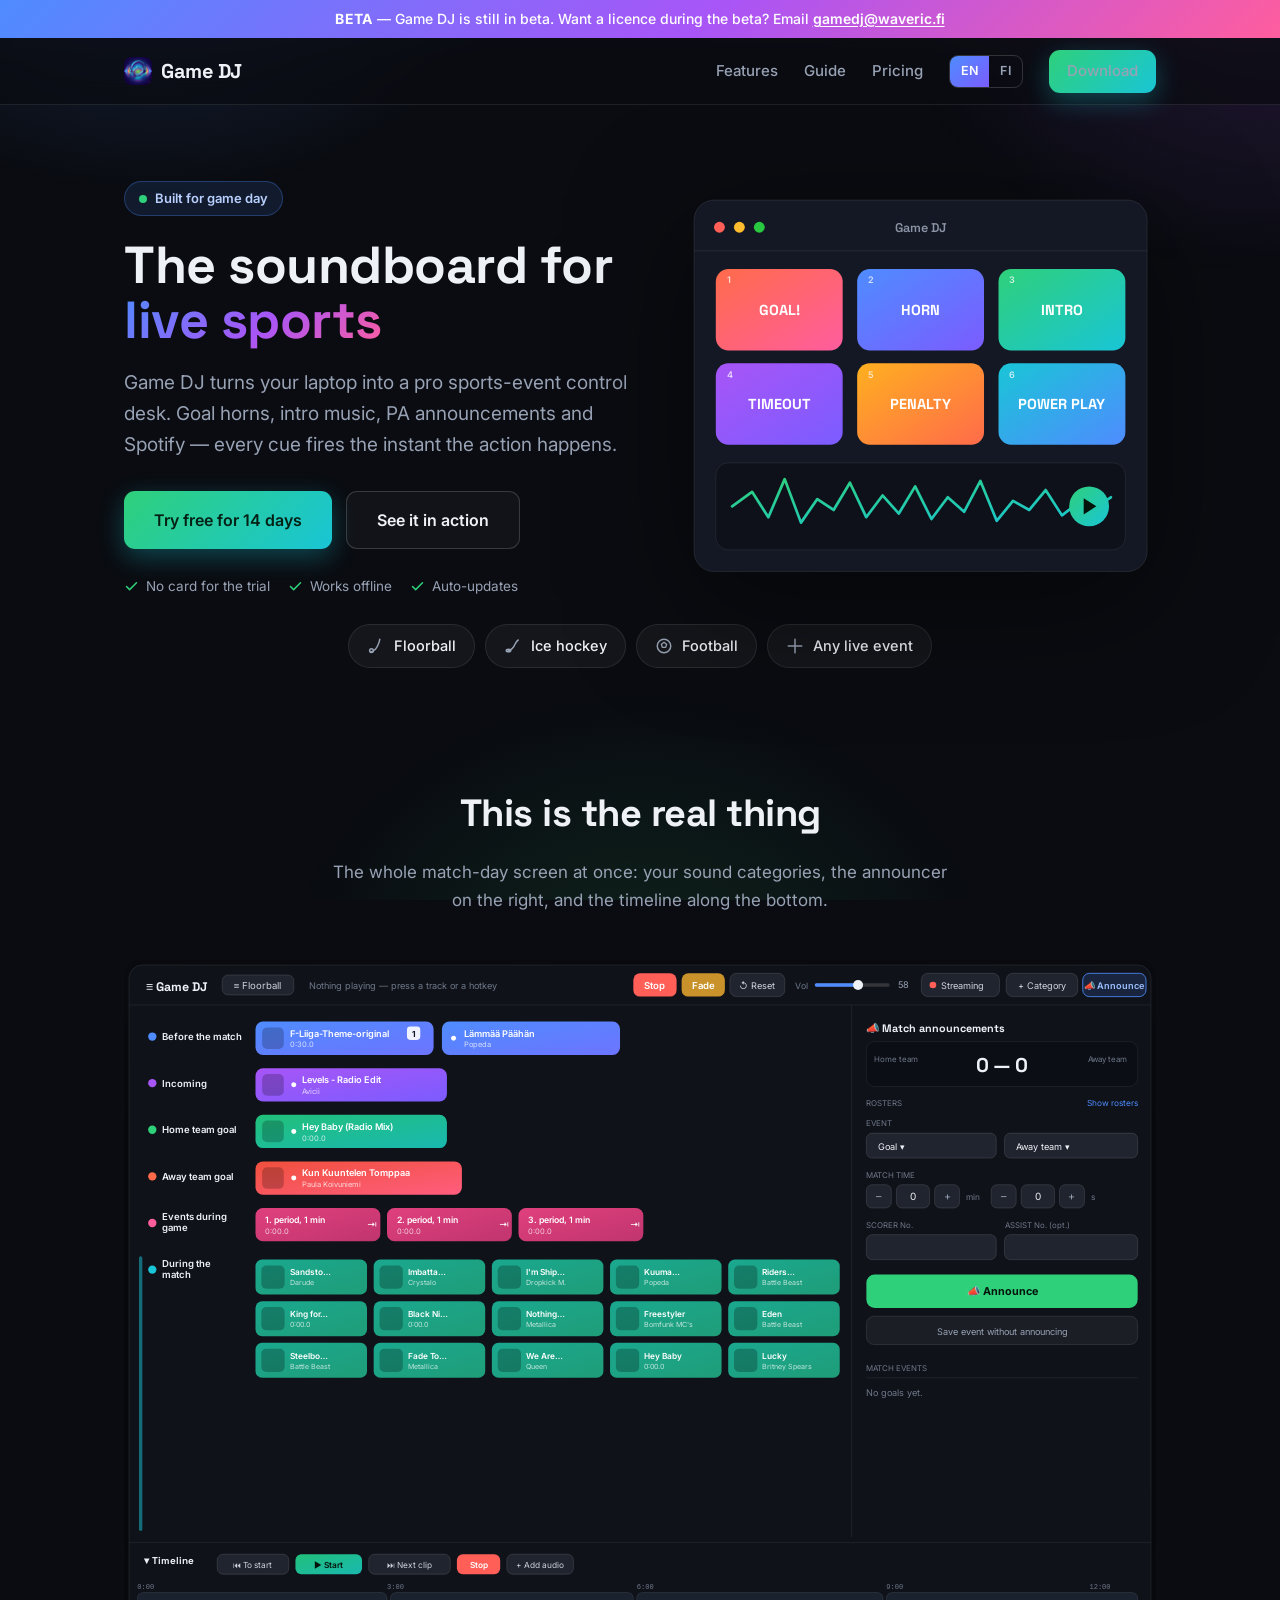
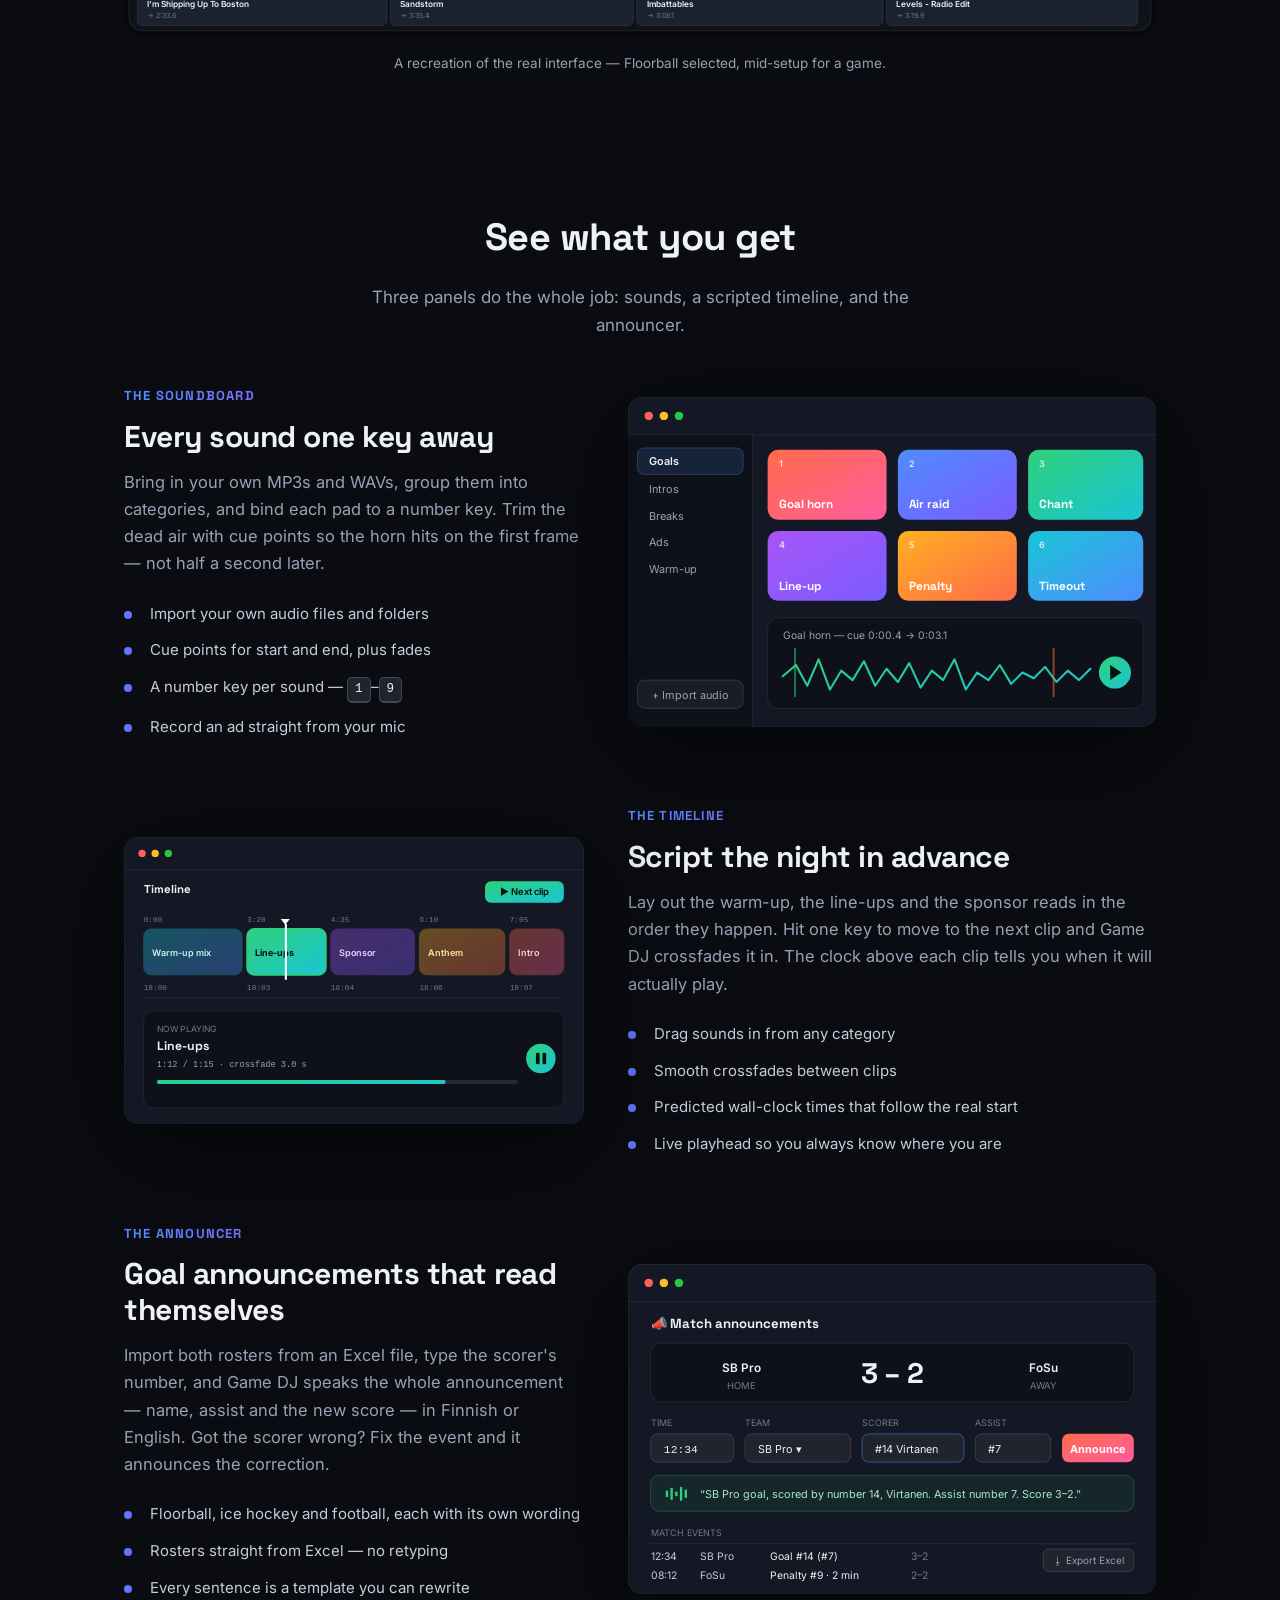
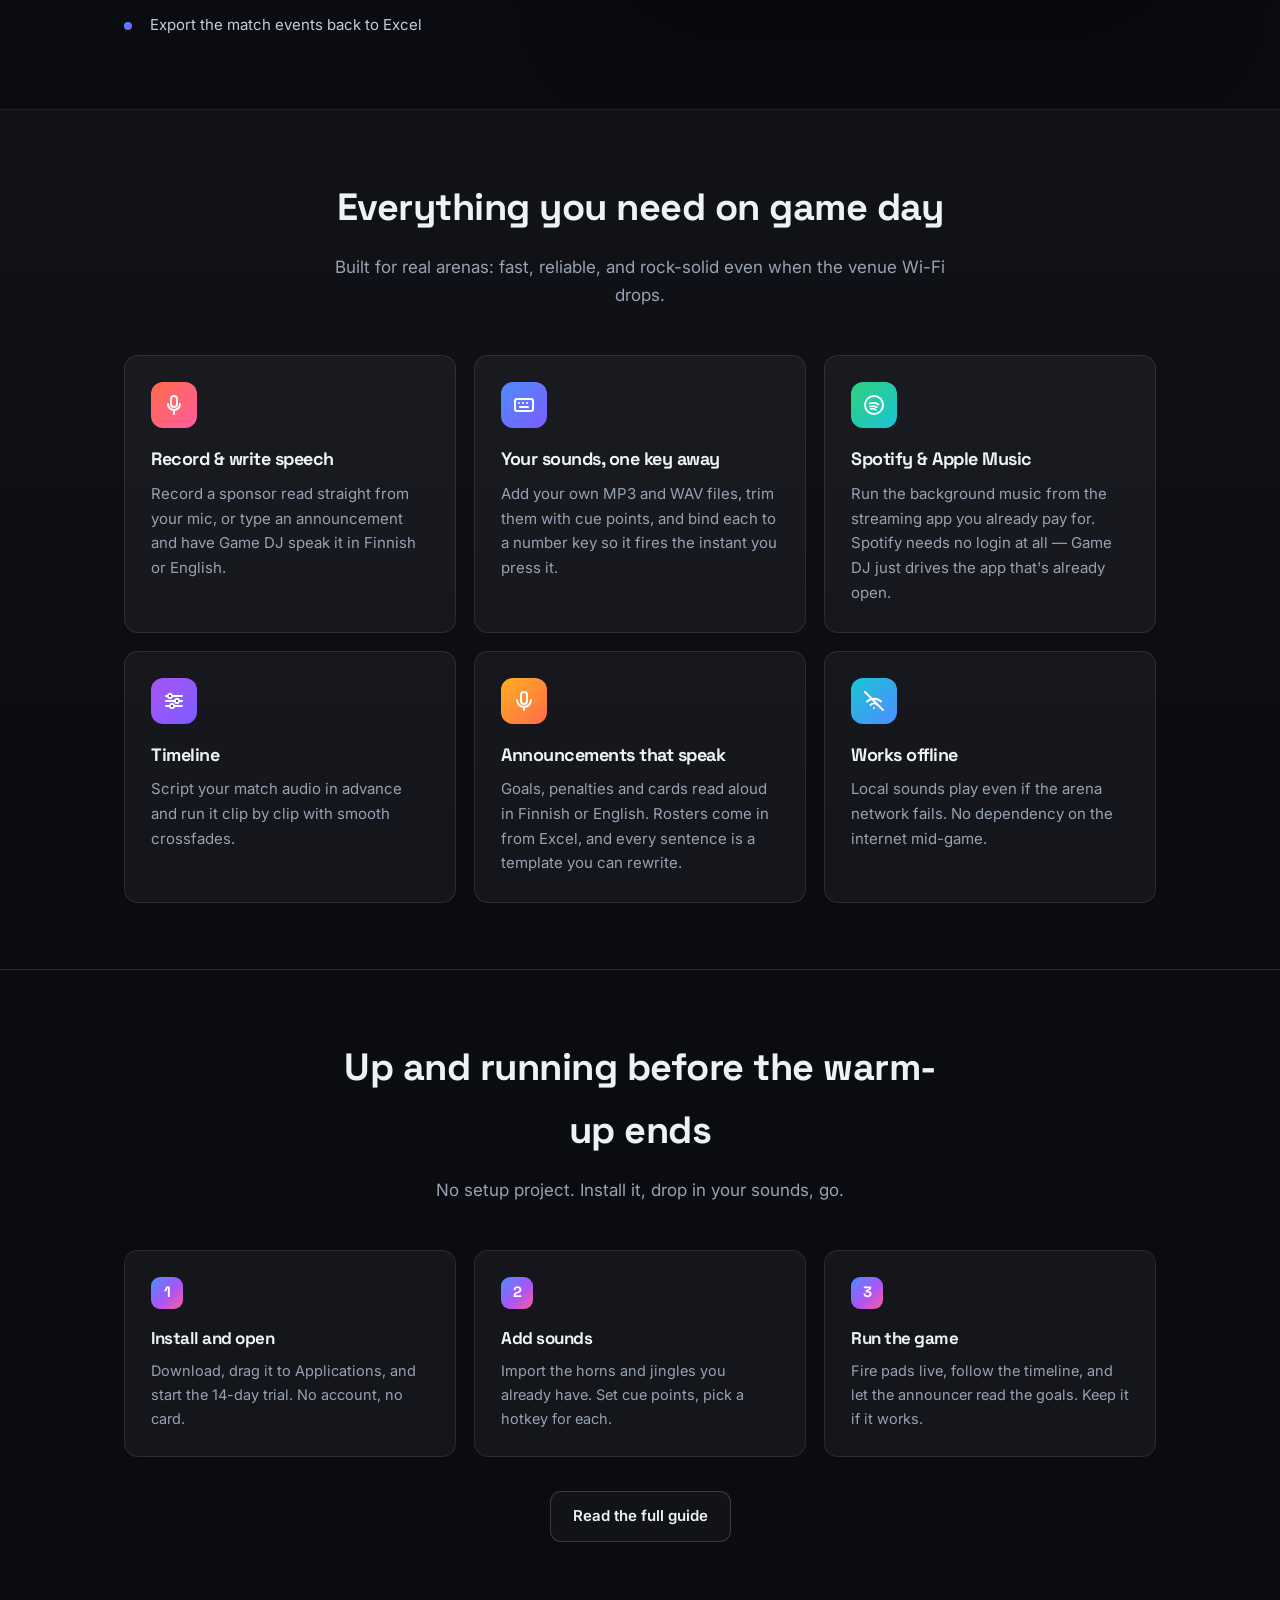
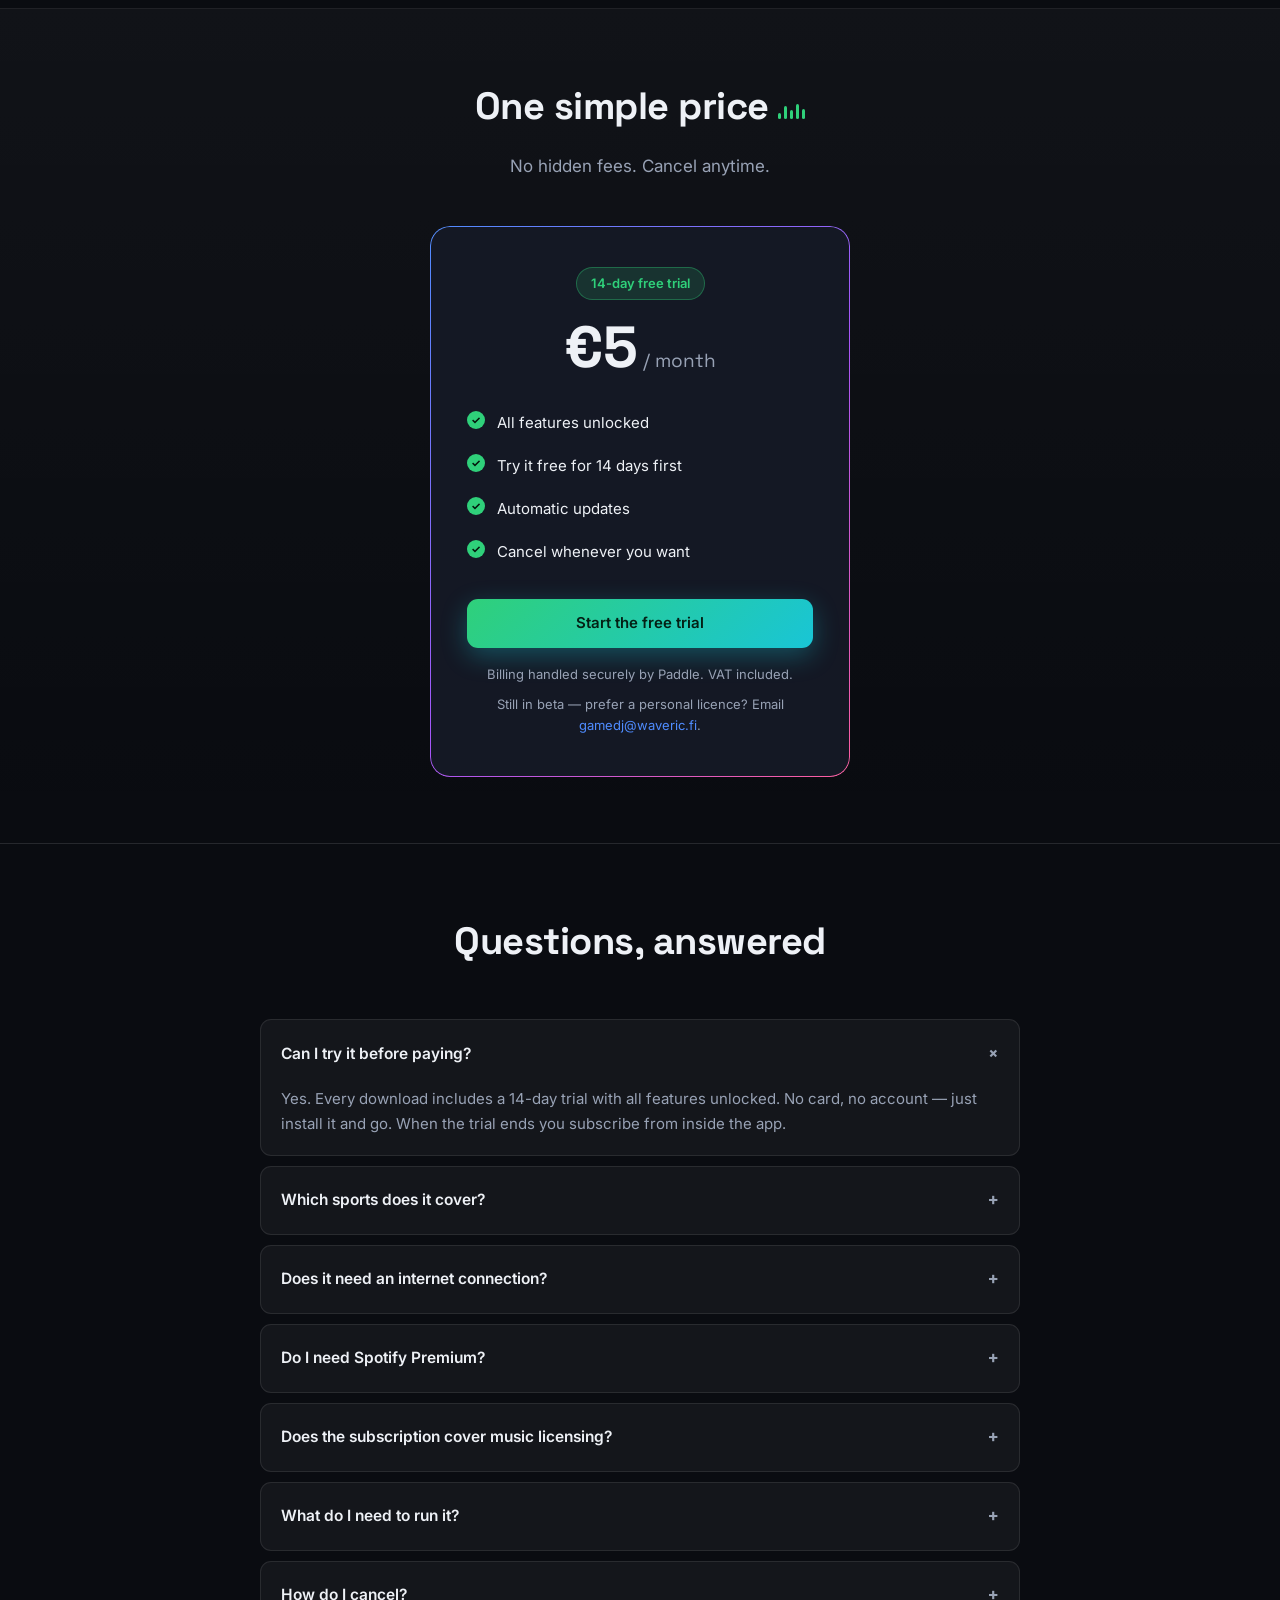
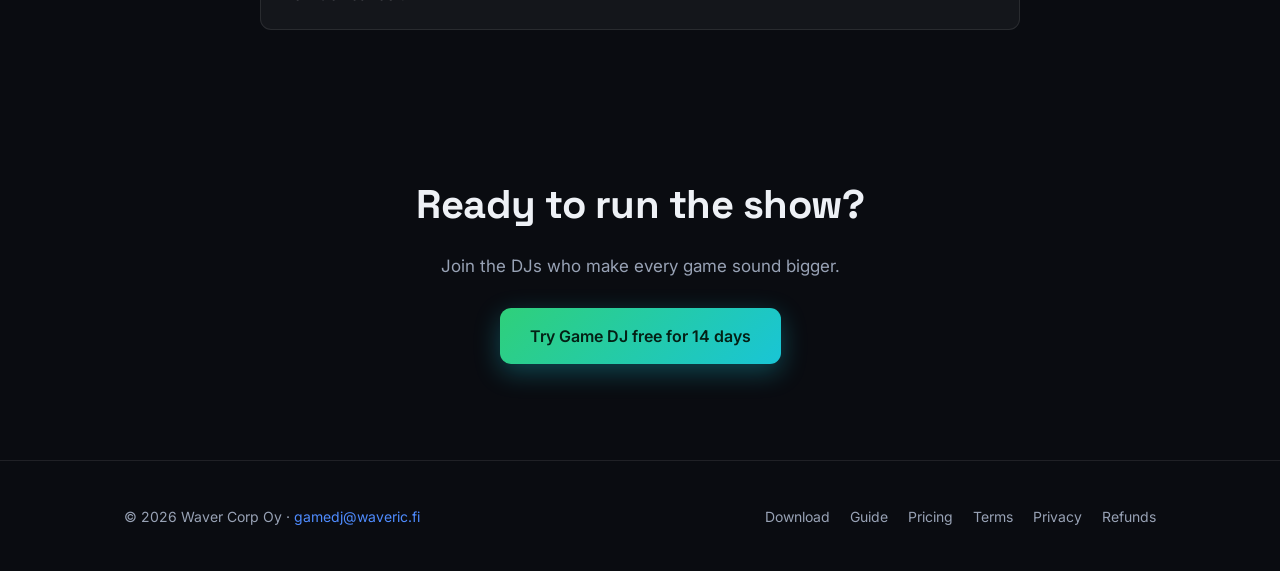
<file: index.html>
<!DOCTYPE html>
<html lang="en">
<head>
<meta charset="UTF-8">
<meta name="viewport" content="width=device-width, initial-scale=1.0">
<title>Game DJ — The soundboard for live sports events</title>
<meta name="description" content="Game DJ is a desktop app for sports event DJs: local audio, Spotify, cue points, hotkeys, timelines and automated announcements — trigger every sound in a heartbeat. Free 14-day trial.">
<link rel="canonical" href="https://gamedj.net/index.html">
<link rel="alternate" hreflang="en" href="https://gamedj.net/index.html">
<link rel="alternate" hreflang="fi" href="https://gamedj.net/fi/index.html">
<link rel="alternate" hreflang="x-default" href="https://gamedj.net/index.html">
<script src="lang.js"></script>
<link rel="preconnect" href="https://fonts.googleapis.com">
<link rel="preconnect" href="https://fonts.gstatic.com" crossorigin>
<link href="https://fonts.googleapis.com/css2?family=Inter:wght@400;500;600&family=Space+Grotesk:wght@500;600;700&display=swap" rel="stylesheet">
<link rel="stylesheet" href="styles.css">
<link rel="icon" type="image/png" sizes="32x32" href="/assets/favicon-32.png">
<link rel="icon" type="image/png" sizes="16x16" href="/assets/favicon-16.png">
<link rel="apple-touch-icon" href="/assets/apple-touch-icon.png">
<meta property="og:type" content="website">
<meta property="og:site_name" content="Game DJ">
<meta property="og:image" content="https://gamedj.net/assets/icon-1024.png">
<meta property="og:image:width" content="1024">
<meta property="og:image:height" content="1024">
<meta name="twitter:card" content="summary_large_image">
</head>
<body>

<header class="nav">
  <div class="wrap nav-inner">
    <a href="index.html" class="logo">
      <img class="logo-mark" src="/assets/logo.png" alt="" width="28" height="28">
      Game DJ
    </a>
    <nav class="nav-links">
      <a href="index.html#tour" class="hide-sm">Features</a>
      <a href="docs.html" class="hide-sm">Guide</a>
      <a href="pricing.html">Pricing</a>
      <span class="lang-switch"><a data-lang="en" href="/index.html">EN</a><a data-lang="fi" href="/fi/index.html">FI</a></span>
      <a href="download.html" class="btn btn-primary" style="padding:9px 18px;">Download</a>
    </nav>
  </div>
</header>

<main>
  <section class="hero">
    <div class="wrap hero-grid">
      <div>
        <span class="badge-pill"><span class="pulse"></span> Built for game day</span>
        <h1>The soundboard for <span class="gradient-text">live sports</span></h1>
        <p class="lead">Game DJ turns your laptop into a pro sports-event control desk. Goal horns, intro music, PA announcements and Spotify — every cue fires the instant the action happens.</p>
        <div class="cta-row">
          <a href="download.html" class="btn btn-primary btn-lg">Try free for 14 days</a>
          <a href="index.html#tour" class="btn btn-lg">See it in action</a>
        </div>
        <div class="trust-row">
          <span><svg viewBox="0 0 24 24" fill="none"><path d="M20 6L9 17l-5-5" stroke="currentColor" stroke-width="2.4" stroke-linecap="round" stroke-linejoin="round"/></svg> No card for the trial</span>
          <span><svg viewBox="0 0 24 24" fill="none"><path d="M20 6L9 17l-5-5" stroke="currentColor" stroke-width="2.4" stroke-linecap="round" stroke-linejoin="round"/></svg> Works offline</span>
          <span><svg viewBox="0 0 24 24" fill="none"><path d="M20 6L9 17l-5-5" stroke="currentColor" stroke-width="2.4" stroke-linecap="round" stroke-linejoin="round"/></svg> Auto-updates</span>
        </div>
      </div>

      <div class="board-wrap">
        <svg viewBox="0 0 520 430" xmlns="http://www.w3.org/2000/svg" role="img" aria-label="Game DJ soundboard with pads for goal, horn, intro, timeout, penalty and power play">
          <defs>
            <linearGradient id="pBlue" x1="0" y1="0" x2="1" y2="1"><stop offset="0" stop-color="#4f8cff"/><stop offset="1" stop-color="#7b5cff"/></linearGradient>
            <linearGradient id="pGreen" x1="0" y1="0" x2="1" y2="1"><stop offset="0" stop-color="#2fd07a"/><stop offset="1" stop-color="#19c5d6"/></linearGradient>
            <linearGradient id="pCoral" x1="0" y1="0" x2="1" y2="1"><stop offset="0" stop-color="#ff6b4a"/><stop offset="1" stop-color="#ff5d9e"/></linearGradient>
            <linearGradient id="pPurple" x1="0" y1="0" x2="1" y2="1"><stop offset="0" stop-color="#a855f7"/><stop offset="1" stop-color="#7b5cff"/></linearGradient>
            <linearGradient id="pAmber" x1="0" y1="0" x2="1" y2="1"><stop offset="0" stop-color="#ffb020"/><stop offset="1" stop-color="#ff6b4a"/></linearGradient>
            <linearGradient id="pTeal" x1="0" y1="0" x2="1" y2="1"><stop offset="0" stop-color="#19c5d6"/><stop offset="1" stop-color="#4f8cff"/></linearGradient>
          </defs>
          <rect x="10" y="10" width="500" height="410" rx="22" fill="#141824" stroke="rgba(255,255,255,0.1)"/>
          <circle cx="38" cy="40" r="6" fill="#ff5f57"/><circle cx="60" cy="40" r="6" fill="#febc2e"/><circle cx="82" cy="40" r="6" fill="#28c840"/>
          <text x="260" y="45" text-anchor="middle" fill="#8b93a5" font-family="Space Grotesk, sans-serif" font-size="14" font-weight="600">Game DJ</text>
          <line x1="10" y1="66" x2="510" y2="66" stroke="rgba(255,255,255,0.08)"/>

          <g font-family="Space Grotesk, sans-serif" font-weight="700" font-size="16" fill="#ffffff" text-anchor="middle">
            <rect x="34" y="86" width="140" height="90" rx="14" fill="url(#pCoral)"/><text x="104" y="137">GOAL!</text>
            <rect x="190" y="86" width="140" height="90" rx="14" fill="url(#pBlue)"/><text x="260" y="137">HORN</text>
            <rect x="346" y="86" width="140" height="90" rx="14" fill="url(#pGreen)"/><text x="416" y="137">INTRO</text>
            <rect x="34" y="190" width="140" height="90" rx="14" fill="url(#pPurple)"/><text x="104" y="241">TIMEOUT</text>
            <rect x="190" y="190" width="140" height="90" rx="14" fill="url(#pAmber)"/><text x="260" y="241">PENALTY</text>
            <rect x="346" y="190" width="140" height="90" rx="14" fill="url(#pTeal)"/><text x="416" y="241">POWER PLAY</text>
          </g>
          <g font-family="Inter, sans-serif" font-size="10" font-weight="600" fill="rgba(255,255,255,0.75)">
            <text x="46" y="102">1</text><text x="202" y="102">2</text><text x="358" y="102">3</text>
            <text x="46" y="206">4</text><text x="202" y="206">5</text><text x="358" y="206">6</text>
          </g>

          <rect x="34" y="300" width="452" height="96" rx="14" fill="#0e1119" stroke="rgba(255,255,255,0.08)"/>
          <polyline points="52,348 74,332 92,360 110,318 128,366 146,340 164,352 182,322 200,360 218,336 236,356 254,326 272,362 290,338 308,354 326,320 344,364 362,342 380,352 398,330 416,358 434,344 452,350 470,338"
            fill="none" stroke="url(#pGreen)" stroke-width="3" stroke-linecap="round" stroke-linejoin="round"/>
          <circle cx="446" cy="348" r="22" fill="url(#pGreen)"/>
          <path d="M440 339l14 9-14 9z" fill="#04140b"/>
        </svg>
      </div>
    </div>

    <div class="wrap">
      <div class="sports-strip">
        <span class="sport-chip"><svg viewBox="0 0 24 24" fill="none"><path d="M5 20c4-1 7-4 9-8s3-7 3-9" stroke="currentColor" stroke-width="2" stroke-linecap="round"/><circle cx="6" cy="18" r="2.5" stroke="currentColor" stroke-width="2"/></svg> Floorball</span>
        <span class="sport-chip"><svg viewBox="0 0 24 24" fill="none"><path d="M4 19c5-1 9-5 11-10 1-2 2-4 4-5" stroke="currentColor" stroke-width="2" stroke-linecap="round"/><ellipse cx="6" cy="18" rx="3" ry="1.8" stroke="currentColor" stroke-width="2"/></svg> Ice hockey</span>
        <span class="sport-chip"><svg viewBox="0 0 24 24" fill="none"><circle cx="12" cy="12" r="9" stroke="currentColor" stroke-width="2"/><path d="M12 7l3.5 2.6-1.3 4.2h-4.4L8.5 9.6z" stroke="currentColor" stroke-width="1.8" stroke-linejoin="round"/></svg> Football</span>
        <span class="sport-chip"><svg viewBox="0 0 24 24" fill="none"><path d="M12 3v18M3 12h18" stroke="currentColor" stroke-width="2" stroke-linecap="round"/></svg> Any live event</span>
      </div>
    </div>
  </section>

  <section id="realview">
    <div class="wrap">
      <div class="section-head">
        <h2>This is the real thing</h2>
        <p>The whole match-day screen at once: your sound categories, the announcer on the right, and the timeline along the bottom.</p>
      </div>
      <div class="app-shot">
        <svg viewBox="0 0 1240 812" xmlns="http://www.w3.org/2000/svg" role="img" aria-label="The Game DJ match-day interface: sound categories with track cards, the match announcement panel, and the timeline">
          <defs>
            <linearGradient id="aBlue" x1="0" y1="0" x2="1" y2="1"><stop offset="0" stop-color="#4f8cff"/><stop offset="1" stop-color="#6d74ff"/></linearGradient>
            <linearGradient id="aPurple" x1="0" y1="0" x2="1" y2="1"><stop offset="0" stop-color="#a855f7"/><stop offset="1" stop-color="#7b5cff"/></linearGradient>
            <linearGradient id="aGreen" x1="0" y1="0" x2="1" y2="1"><stop offset="0" stop-color="#22c07a"/><stop offset="1" stop-color="#19b8b0"/></linearGradient>
            <linearGradient id="aCoral" x1="0" y1="0" x2="1" y2="1"><stop offset="0" stop-color="#f0503c"/><stop offset="1" stop-color="#ff5d7e"/></linearGradient>
            <linearGradient id="aPink" x1="0" y1="0" x2="1" y2="1"><stop offset="0" stop-color="#e0407e"/><stop offset="1" stop-color="#c0356e"/></linearGradient>
            <linearGradient id="aTeal" x1="0" y1="0" x2="1" y2="1"><stop offset="0" stop-color="#1aa88f"/><stop offset="1" stop-color="#1f9d78"/></linearGradient>
          </defs>

          <!-- window -->
          <rect x="6" y="6" width="1228" height="800" rx="16" fill="#0f1219" stroke="rgba(255,255,255,0.1)"/>

          <!-- top bar -->
          <text x="26" y="37" font-family="Space Grotesk, sans-serif" font-size="15" font-weight="700" fill="#eef1f6">≡ Game DJ</text>
          <rect x="118" y="18" width="86" height="24" rx="7" fill="#20242e" stroke="rgba(255,255,255,0.14)"/>
          <text x="132" y="35" font-family="Inter, sans-serif" font-size="11.5" fill="#cdd3df">≡ Floorball</text>
          <text x="222" y="35" font-family="Inter, sans-serif" font-size="11" fill="#6f7889">Nothing playing — press a track or a hotkey</text>
          <rect x="612" y="16" width="52" height="28" rx="8" fill="#ff5f57"/><text x="638" y="35" text-anchor="middle" font-family="Inter, sans-serif" font-size="11.5" font-weight="600" fill="#fff">Stop</text>
          <rect x="670" y="16" width="52" height="28" rx="8" fill="#c9922b"/><text x="696" y="35" text-anchor="middle" font-family="Inter, sans-serif" font-size="11.5" font-weight="600" fill="#fff">Fade</text>
          <rect x="728" y="16" width="66" height="28" rx="8" fill="#20242e" stroke="rgba(255,255,255,0.14)"/><text x="761" y="35" text-anchor="middle" font-family="Inter, sans-serif" font-size="11" fill="#cdd3df">↺ Reset</text>
          <text x="806" y="35" font-family="Inter, sans-serif" font-size="10.5" fill="#6f7889">Vol</text>
          <rect x="830" y="28" width="90" height="4" rx="2" fill="rgba(255,255,255,0.15)"/><rect x="830" y="28" width="52" height="4" rx="2" fill="#4f8cff"/><circle cx="882" cy="30" r="6" fill="#eef1f6"/>
          <text x="930" y="34" font-family="Inter, sans-serif" font-size="11" fill="#98a2b5">58</text>
          <rect x="958" y="16" width="94" height="28" rx="8" fill="#20242e" stroke="rgba(255,255,255,0.14)"/><circle cx="972" cy="30" r="4" fill="#ff5f57"/><text x="982" y="35" font-family="Inter, sans-serif" font-size="11" fill="#cdd3df">Streaming</text>
          <rect x="1060" y="16" width="86" height="28" rx="8" fill="#20242e" stroke="rgba(255,255,255,0.14)"/><text x="1103" y="35" text-anchor="middle" font-family="Inter, sans-serif" font-size="11" fill="#cdd3df">+ Category</text>
          <rect x="1152" y="16" width="76" height="28" rx="8" fill="rgba(79,140,255,0.16)" stroke="#4f8cff"/><text x="1190" y="35" text-anchor="middle" font-family="Inter, sans-serif" font-size="11" font-weight="600" fill="#9cc0ff">📣 Announce</text>
          <line x1="6" y1="54" x2="1234" y2="54" stroke="rgba(255,255,255,0.08)"/>

          <!-- ===== left: categories ===== -->
          <g font-family="Inter, sans-serif">
            <!-- Before the match -->
            <circle cx="34" cy="92" r="5" fill="#4f8cff"/><text x="46" y="96" font-size="11.5" font-weight="600" fill="#eef1f6">Before the match</text>
            <rect x="158" y="74" width="214" height="40" rx="9" fill="url(#aBlue)"/><rect x="166" y="81" width="26" height="26" rx="6" fill="rgba(0,0,0,0.22)"/>
            <text x="200" y="92" font-size="11" font-weight="600" fill="#fff">F-Liiga-Theme-original</text><text x="200" y="105" font-size="9" fill="rgba(255,255,255,0.75)">0:30.0</text>
            <rect x="340" y="80" width="16" height="16" rx="4" fill="rgba(255,255,255,0.9)"/><text x="348" y="92" text-anchor="middle" font-size="10" font-weight="700" fill="#12151d">1</text>
            <rect x="382" y="74" width="214" height="40" rx="9" fill="url(#aBlue)"/><circle cx="396" cy="94" r="3" fill="#fff"/>
            <text x="408" y="92" font-size="11" font-weight="600" fill="#fff">Lämmää Päähän</text><text x="408" y="105" font-size="9" fill="rgba(255,255,255,0.75)">Popeda</text>

            <!-- Incoming -->
            <circle cx="34" cy="148" r="5" fill="#a855f7"/><text x="46" y="152" font-size="11.5" font-weight="600" fill="#eef1f6">Incoming</text>
            <rect x="158" y="130" width="230" height="40" rx="9" fill="url(#aPurple)"/><rect x="166" y="137" width="26" height="26" rx="6" fill="rgba(0,0,0,0.22)"/>
            <circle cx="204" cy="150" r="3" fill="#fff"/><text x="214" y="148" font-size="11" font-weight="600" fill="#fff">Levels - Radio Edit</text><text x="214" y="161" font-size="9" fill="rgba(255,255,255,0.75)">Avicii</text>

            <!-- Home team goal -->
            <circle cx="34" cy="204" r="5" fill="#2fd07a"/><text x="46" y="208" font-size="11.5" font-weight="600" fill="#eef1f6">Home team goal</text>
            <rect x="158" y="186" width="230" height="40" rx="9" fill="url(#aGreen)"/><rect x="166" y="193" width="26" height="26" rx="6" fill="rgba(0,0,0,0.22)"/>
            <circle cx="204" cy="206" r="3" fill="#fff"/><text x="214" y="204" font-size="11" font-weight="600" fill="#fff">Hey Baby (Radio Mix)</text><text x="214" y="217" font-size="9" fill="rgba(255,255,255,0.75)">0:00.0</text>

            <!-- Away team goal -->
            <circle cx="34" cy="260" r="5" fill="#ff6b4a"/><text x="46" y="264" font-size="11.5" font-weight="600" fill="#eef1f6">Away team goal</text>
            <rect x="158" y="242" width="248" height="40" rx="9" fill="url(#aCoral)"/><rect x="166" y="249" width="26" height="26" rx="6" fill="rgba(0,0,0,0.22)"/>
            <circle cx="204" cy="262" r="3" fill="#fff"/><text x="214" y="260" font-size="11" font-weight="600" fill="#fff">Kun Kuuntelen Tomppaa</text><text x="214" y="273" font-size="9" fill="rgba(255,255,255,0.75)">Paula Koivuniemi</text>

            <!-- Events during game -->
            <circle cx="34" cy="316" r="5" fill="#ff5d9e"/><text x="46" y="313" font-size="11.5" font-weight="600" fill="#eef1f6">Events during</text><text x="46" y="326" font-size="11.5" font-weight="600" fill="#eef1f6">game</text>
            <rect x="158" y="298" width="150" height="40" rx="9" fill="url(#aPink)"/><text x="170" y="316" font-size="10.5" font-weight="600" fill="#fff">1. period, 1 min</text><text x="170" y="329" font-size="9" fill="rgba(255,255,255,0.75)">0:00.0</text><text x="292" y="322" font-size="12" fill="#fff">⇥</text>
            <rect x="316" y="298" width="150" height="40" rx="9" fill="url(#aPink)"/><text x="328" y="316" font-size="10.5" font-weight="600" fill="#fff">2. period, 1 min</text><text x="328" y="329" font-size="9" fill="rgba(255,255,255,0.75)">0:00.0</text><text x="450" y="322" font-size="12" fill="#fff">⇥</text>
            <rect x="474" y="298" width="150" height="40" rx="9" fill="url(#aPink)"/><text x="486" y="316" font-size="10.5" font-weight="600" fill="#fff">3. period, 1 min</text><text x="486" y="329" font-size="9" fill="rgba(255,255,255,0.75)">0:00.0</text><text x="608" y="322" font-size="12" fill="#fff">⇥</text>

            <!-- During the match (grid) -->
            <circle cx="34" cy="372" r="5" fill="#19c5d6"/><text x="46" y="369" font-size="11.5" font-weight="600" fill="#eef1f6">During the</text><text x="46" y="382" font-size="11.5" font-weight="600" fill="#eef1f6">match</text>
            <rect x="18" y="356" width="4" height="330" rx="2" fill="#19c5d6" opacity="0.5"/>
          </g>

          <!-- grid tiles 5x3 -->
          <g font-family="Inter, sans-serif">
            <!-- row 1 -->
            <rect x="158" y="360" width="134" height="42" rx="8" fill="url(#aTeal)"/><rect x="165" y="367" width="28" height="28" rx="6" fill="rgba(0,0,0,0.25)"/><text x="199" y="379" font-size="10" font-weight="600" fill="#fff">Sandsto…</text><text x="199" y="391" font-size="8.5" fill="rgba(255,255,255,0.72)">Darude</text>
            <rect x="300" y="360" width="134" height="42" rx="8" fill="url(#aTeal)"/><rect x="307" y="367" width="28" height="28" rx="6" fill="rgba(0,0,0,0.25)"/><text x="341" y="379" font-size="10" font-weight="600" fill="#fff">Imbatta…</text><text x="341" y="391" font-size="8.5" fill="rgba(255,255,255,0.72)">Crystalo</text>
            <rect x="442" y="360" width="134" height="42" rx="8" fill="url(#aTeal)"/><rect x="449" y="367" width="28" height="28" rx="6" fill="rgba(0,0,0,0.25)"/><text x="483" y="379" font-size="10" font-weight="600" fill="#fff">I'm Ship…</text><text x="483" y="391" font-size="8.5" fill="rgba(255,255,255,0.72)">Dropkick M.</text>
            <rect x="584" y="360" width="134" height="42" rx="8" fill="url(#aTeal)"/><rect x="591" y="367" width="28" height="28" rx="6" fill="rgba(0,0,0,0.25)"/><text x="625" y="379" font-size="10" font-weight="600" fill="#fff">Kuuma…</text><text x="625" y="391" font-size="8.5" fill="rgba(255,255,255,0.72)">Popeda</text>
            <rect x="726" y="360" width="134" height="42" rx="8" fill="url(#aTeal)"/><rect x="733" y="367" width="28" height="28" rx="6" fill="rgba(0,0,0,0.25)"/><text x="767" y="379" font-size="10" font-weight="600" fill="#fff">Riders…</text><text x="767" y="391" font-size="8.5" fill="rgba(255,255,255,0.72)">Battle Beast</text>
            <!-- row 2 -->
            <rect x="158" y="410" width="134" height="42" rx="8" fill="url(#aTeal)"/><rect x="165" y="417" width="28" height="28" rx="6" fill="rgba(0,0,0,0.25)"/><text x="199" y="429" font-size="10" font-weight="600" fill="#fff">King for…</text><text x="199" y="441" font-size="8.5" fill="rgba(255,255,255,0.72)">0:00.0</text>
            <rect x="300" y="410" width="134" height="42" rx="8" fill="url(#aTeal)"/><rect x="307" y="417" width="28" height="28" rx="6" fill="rgba(0,0,0,0.25)"/><text x="341" y="429" font-size="10" font-weight="600" fill="#fff">Black Ni…</text><text x="341" y="441" font-size="8.5" fill="rgba(255,255,255,0.72)">0:00.0</text>
            <rect x="442" y="410" width="134" height="42" rx="8" fill="url(#aTeal)"/><rect x="449" y="417" width="28" height="28" rx="6" fill="rgba(0,0,0,0.25)"/><text x="483" y="429" font-size="10" font-weight="600" fill="#fff">Nothing…</text><text x="483" y="441" font-size="8.5" fill="rgba(255,255,255,0.72)">Metallica</text>
            <rect x="584" y="410" width="134" height="42" rx="8" fill="url(#aTeal)"/><rect x="591" y="417" width="28" height="28" rx="6" fill="rgba(0,0,0,0.25)"/><text x="625" y="429" font-size="10" font-weight="600" fill="#fff">Freestyler</text><text x="625" y="441" font-size="8.5" fill="rgba(255,255,255,0.72)">Bomfunk MC's</text>
            <rect x="726" y="410" width="134" height="42" rx="8" fill="url(#aTeal)"/><rect x="733" y="417" width="28" height="28" rx="6" fill="rgba(0,0,0,0.25)"/><text x="767" y="429" font-size="10" font-weight="600" fill="#fff">Eden</text><text x="767" y="441" font-size="8.5" fill="rgba(255,255,255,0.72)">Battle Beast</text>
            <!-- row 3 -->
            <rect x="158" y="460" width="134" height="42" rx="8" fill="url(#aTeal)"/><rect x="165" y="467" width="28" height="28" rx="6" fill="rgba(0,0,0,0.25)"/><text x="199" y="479" font-size="10" font-weight="600" fill="#fff">Steelbo…</text><text x="199" y="491" font-size="8.5" fill="rgba(255,255,255,0.72)">Battle Beast</text>
            <rect x="300" y="460" width="134" height="42" rx="8" fill="url(#aTeal)"/><rect x="307" y="467" width="28" height="28" rx="6" fill="rgba(0,0,0,0.25)"/><text x="341" y="479" font-size="10" font-weight="600" fill="#fff">Fade To…</text><text x="341" y="491" font-size="8.5" fill="rgba(255,255,255,0.72)">Metallica</text>
            <rect x="442" y="460" width="134" height="42" rx="8" fill="url(#aTeal)"/><rect x="449" y="467" width="28" height="28" rx="6" fill="rgba(0,0,0,0.25)"/><text x="483" y="479" font-size="10" font-weight="600" fill="#fff">We Are…</text><text x="483" y="491" font-size="8.5" fill="rgba(255,255,255,0.72)">Queen</text>
            <rect x="584" y="460" width="134" height="42" rx="8" fill="url(#aTeal)"/><rect x="591" y="467" width="28" height="28" rx="6" fill="rgba(0,0,0,0.25)"/><text x="625" y="479" font-size="10" font-weight="600" fill="#fff">Hey Baby</text><text x="625" y="491" font-size="8.5" fill="rgba(255,255,255,0.72)">0:00.0</text>
            <rect x="726" y="460" width="134" height="42" rx="8" fill="url(#aTeal)"/><rect x="733" y="467" width="28" height="28" rx="6" fill="rgba(0,0,0,0.25)"/><text x="767" y="479" font-size="10" font-weight="600" fill="#fff">Lucky</text><text x="767" y="491" font-size="8.5" fill="rgba(255,255,255,0.72)">Britney Spears</text>
          </g>

          <!-- ===== right: announcement panel ===== -->
          <line x1="874" y1="54" x2="874" y2="694" stroke="rgba(255,255,255,0.08)"/>
          <g font-family="Inter, sans-serif">
            <text x="892" y="86" font-family="Space Grotesk, sans-serif" font-size="13" font-weight="700" fill="#eef1f6">📣 Match announcements</text>
            <rect x="892" y="98" width="326" height="54" rx="10" fill="#0b0e14" stroke="rgba(255,255,255,0.08)"/>
            <text x="928" y="122" text-anchor="middle" font-size="9.5" fill="#6f7889">Home team</text>
            <text x="1055" y="134" text-anchor="middle" font-family="Space Grotesk, sans-serif" font-size="24" font-weight="700" fill="#eef1f6">0 — 0</text>
            <text x="1182" y="122" text-anchor="middle" font-size="9.5" fill="#6f7889">Away team</text>

            <text x="892" y="176" font-size="9.5" fill="#6f7889">ROSTERS</text><text x="1218" y="176" text-anchor="end" font-size="10" fill="#4f8cff">Show rosters</text>
            <text x="892" y="200" font-size="9.5" fill="#6f7889">EVENT</text>
            <rect x="892" y="208" width="156" height="30" rx="7" fill="#20242e" stroke="rgba(255,255,255,0.14)"/><text x="906" y="228" font-size="11" fill="#eef1f6">Goal ▾</text>
            <rect x="1058" y="208" width="160" height="30" rx="7" fill="#20242e" stroke="rgba(255,255,255,0.14)"/><text x="1072" y="228" font-size="11" fill="#eef1f6">Away team ▾</text>

            <text x="892" y="262" font-size="9.5" fill="#6f7889">MATCH TIME</text>
            <rect x="892" y="270" width="30" height="28" rx="7" fill="#20242e" stroke="rgba(255,255,255,0.14)"/><text x="907" y="288" text-anchor="middle" font-size="13" fill="#98a2b5">–</text>
            <rect x="928" y="270" width="40" height="28" rx="7" fill="#20242e" stroke="rgba(255,255,255,0.14)"/><text x="948" y="288" text-anchor="middle" font-size="12" fill="#eef1f6">0</text>
            <rect x="974" y="270" width="30" height="28" rx="7" fill="#20242e" stroke="rgba(255,255,255,0.14)"/><text x="989" y="288" text-anchor="middle" font-size="13" fill="#98a2b5">+</text>
            <text x="1012" y="288" font-size="10" fill="#6f7889">min</text>
            <rect x="1042" y="270" width="30" height="28" rx="7" fill="#20242e" stroke="rgba(255,255,255,0.14)"/><text x="1057" y="288" text-anchor="middle" font-size="13" fill="#98a2b5">–</text>
            <rect x="1078" y="270" width="40" height="28" rx="7" fill="#20242e" stroke="rgba(255,255,255,0.14)"/><text x="1098" y="288" text-anchor="middle" font-size="12" fill="#eef1f6">0</text>
            <rect x="1124" y="270" width="30" height="28" rx="7" fill="#20242e" stroke="rgba(255,255,255,0.14)"/><text x="1139" y="288" text-anchor="middle" font-size="13" fill="#98a2b5">+</text>
            <text x="1162" y="288" font-size="10" fill="#6f7889">s</text>

            <text x="892" y="322" font-size="9.5" fill="#6f7889">SCORER No.</text><text x="1058" y="322" font-size="9.5" fill="#6f7889">ASSIST No. (opt.)</text>
            <rect x="892" y="330" width="156" height="30" rx="7" fill="#20242e" stroke="rgba(255,255,255,0.14)"/>
            <rect x="1058" y="330" width="160" height="30" rx="7" fill="#20242e" stroke="rgba(255,255,255,0.14)"/>

            <rect x="892" y="378" width="326" height="40" rx="10" fill="#2fd07a"/><text x="1055" y="403" text-anchor="middle" font-size="13" font-weight="700" fill="#04140b">📣 Announce</text>
            <rect x="892" y="428" width="326" height="34" rx="9" fill="rgba(255,255,255,0.05)" stroke="rgba(255,255,255,0.12)"/><text x="1055" y="450" text-anchor="middle" font-size="11" fill="#98a2b5">Save event without announcing</text>

            <text x="892" y="494" font-size="9.5" fill="#6f7889">MATCH EVENTS</text>
            <line x1="892" y1="502" x2="1218" y2="502" stroke="rgba(255,255,255,0.08)"/>
            <text x="892" y="524" font-size="11" fill="#6f7889">No goals yet.</text>
          </g>

          <!-- ===== bottom: timeline ===== -->
          <line x1="6" y1="700" x2="1234" y2="700" stroke="rgba(255,255,255,0.08)"/>
          <g font-family="Inter, sans-serif">
            <text x="24" y="726" font-family="Space Grotesk, sans-serif" font-size="12" font-weight="700" fill="#eef1f6">▾ Timeline</text>
            <rect x="112" y="714" width="86" height="24" rx="7" fill="#20242e" stroke="rgba(255,255,255,0.14)"/><text x="155" y="730" text-anchor="middle" font-size="10" fill="#cdd3df">⏮ To start</text>
            <rect x="206" y="714" width="80" height="24" rx="7" fill="url(#aGreen)"/><text x="246" y="730" text-anchor="middle" font-size="10" font-weight="600" fill="#04140b">▶ Start</text>
            <rect x="294" y="714" width="98" height="24" rx="7" fill="#20242e" stroke="rgba(255,255,255,0.14)"/><text x="343" y="730" text-anchor="middle" font-size="10" fill="#cdd3df">⏭ Next clip</text>
            <rect x="400" y="714" width="52" height="24" rx="7" fill="#ff5f57"/><text x="426" y="730" text-anchor="middle" font-size="10" font-weight="600" fill="#fff">Stop</text>
            <rect x="460" y="714" width="80" height="24" rx="7" fill="#20242e" stroke="rgba(255,255,255,0.14)"/><text x="500" y="730" text-anchor="middle" font-size="10" fill="#cdd3df">+ Add audio</text>

            <!-- ruler -->
            <g font-family="ui-monospace, Menlo, monospace" font-size="8.5" fill="#6f7889">
              <text x="16" y="756">0:00</text><text x="316" y="756">3:00</text><text x="616" y="756">6:00</text><text x="916" y="756">9:00</text><text x="1160" y="756">12:00</text>
            </g>
            <!-- clips -->
            <rect x="16" y="760" width="300" height="40" rx="7" fill="#1a2230" stroke="rgba(255,255,255,0.1)"/><text x="28" y="778" font-size="10" font-weight="600" fill="#eef1f6">I'm Shipping Up To Boston</text><text x="28" y="791" font-size="8.5" fill="#6f7889">→ 2:33.6</text>
            <rect x="320" y="760" width="292" height="40" rx="7" fill="#1a2230" stroke="rgba(255,255,255,0.1)"/><text x="332" y="778" font-size="10" font-weight="600" fill="#eef1f6">Sandstorm</text><text x="332" y="791" font-size="8.5" fill="#6f7889">→ 3:35.4</text>
            <rect x="616" y="760" width="296" height="40" rx="7" fill="#1a2230" stroke="rgba(255,255,255,0.1)"/><text x="628" y="778" font-size="10" font-weight="600" fill="#eef1f6">Imbattables</text><text x="628" y="791" font-size="8.5" fill="#6f7889">→ 3:08.1</text>
            <rect x="916" y="760" width="302" height="40" rx="7" fill="#1a2230" stroke="rgba(255,255,255,0.1)"/><text x="928" y="778" font-size="10" font-weight="600" fill="#eef1f6">Levels - Radio Edit</text><text x="928" y="791" font-size="8.5" fill="#6f7889">→ 3:19.9</text>
          </g>
        </svg>
      </div>
      <p class="app-shot-note">A recreation of the real interface — Floorball selected, mid-setup for a game.</p>
    </div>
  </section>

  <section id="tour">
    <div class="wrap">
      <div class="section-head">
        <h2>See what you get</h2>
        <p>Three panels do the whole job: sounds, a scripted timeline, and the announcer.</p>
      </div>

      <div class="shots">
        <div class="shot">
          <div class="shot-text">
            <div class="shot-eyebrow gradient-text">The soundboard</div>
            <h3>Every sound one key away</h3>
            <p>Bring in your own MP3s and WAVs, group them into categories, and bind each pad to a number key. Trim the dead air with cue points so the horn hits on the first frame — not half a second later.</p>
            <ul>
              <li>Import your own audio files and folders</li>
              <li>Cue points for start and end, plus fades</li>
              <li>A number key per sound — <span class="kbd">1</span>–<span class="kbd">9</span></li>
              <li>Record an ad straight from your mic</li>
            </ul>
          </div>
          <div class="shot-img">
            <svg viewBox="0 0 560 350" xmlns="http://www.w3.org/2000/svg" role="img" aria-label="The Game DJ soundboard: categories on the left, colour-coded sound pads with hotkeys on the right">
              <rect x="0" y="0" width="560" height="350" rx="16" fill="#141824" stroke="rgba(255,255,255,0.1)"/>
              <circle cx="22" cy="20" r="4.5" fill="#ff5f57"/><circle cx="38" cy="20" r="4.5" fill="#febc2e"/><circle cx="54" cy="20" r="4.5" fill="#28c840"/>
              <line x1="0" y1="40" x2="560" y2="40" stroke="rgba(255,255,255,0.08)"/>
              <!-- sidebar -->
              <rect x="0" y="40" width="132" height="310" fill="#0e1119"/>
              <line x1="132" y1="40" x2="132" y2="350" stroke="rgba(255,255,255,0.08)"/>
              <g font-family="Inter, sans-serif" font-size="11.5" fill="#98a2b5">
                <rect x="10" y="54" width="112" height="28" rx="7" fill="rgba(79,140,255,0.14)" stroke="rgba(79,140,255,0.35)"/>
                <text x="22" y="72" fill="#eef1f6" font-weight="600">Goals</text>
                <text x="22" y="102">Intros</text>
                <text x="22" y="130">Breaks</text>
                <text x="22" y="158">Ads</text>
                <text x="22" y="186">Warm-up</text>
              </g>
              <rect x="10" y="300" width="112" height="30" rx="8" fill="rgba(255,255,255,0.05)" stroke="rgba(255,255,255,0.14)"/>
              <text x="66" y="320" text-anchor="middle" font-family="Inter, sans-serif" font-size="11.5" fill="#98a2b5">+ Import audio</text>
              <!-- pads -->
              <g font-family="Space Grotesk, sans-serif" font-weight="700" font-size="12.5" fill="#fff">
                <rect x="148" y="56" width="126" height="74" rx="11" fill="url(#pCoral)"/><text x="160" y="118">Goal horn</text>
                <rect x="286" y="56" width="126" height="74" rx="11" fill="url(#pBlue)"/><text x="298" y="118">Air raid</text>
                <rect x="424" y="56" width="122" height="74" rx="11" fill="url(#pGreen)"/><text x="436" y="118">Chant</text>
                <rect x="148" y="142" width="126" height="74" rx="11" fill="url(#pPurple)"/><text x="160" y="204">Line-up</text>
                <rect x="286" y="142" width="126" height="74" rx="11" fill="url(#pAmber)"/><text x="298" y="204">Penalty</text>
                <rect x="424" y="142" width="122" height="74" rx="11" fill="url(#pTeal)"/><text x="436" y="204">Timeout</text>
              </g>
              <g font-family="Inter, sans-serif" font-size="9.5" font-weight="600" fill="rgba(255,255,255,0.8)">
                <text x="160" y="74">1</text><text x="298" y="74">2</text><text x="436" y="74">3</text>
                <text x="160" y="160">4</text><text x="298" y="160">5</text><text x="436" y="160">6</text>
              </g>
              <!-- transport -->
              <rect x="148" y="234" width="398" height="96" rx="11" fill="#0e1119" stroke="rgba(255,255,255,0.08)"/>
              <text x="164" y="256" font-family="Inter, sans-serif" font-size="11" fill="#98a2b5">Goal horn — cue 0:00.4 → 0:03.1</text>
              <polyline points="164,296 178,284 190,306 202,278 214,310 226,290 238,300 250,280 262,306 274,288 286,302 298,282 310,308 322,290 334,300 346,278 358,310 370,292 382,300 394,284 406,304 418,292 430,298 442,286 454,302 466,290 478,300 490,288"
                fill="none" stroke="url(#pGreen)" stroke-width="2.2" stroke-linecap="round" stroke-linejoin="round"/>
              <rect x="176" y="266" width="2" height="52" fill="#2fd07a" opacity="0.55"/>
              <rect x="450" y="266" width="2" height="52" fill="#ff6b4a" opacity="0.55"/>
              <circle cx="516" cy="292" r="17" fill="url(#pGreen)"/>
              <path d="M511 284l12 8-12 8z" fill="#04140b"/>
            </svg>
          </div>
        </div>

        <div class="shot">
          <div class="shot-text">
            <div class="shot-eyebrow gradient-text">The timeline</div>
            <h3>Script the night in advance</h3>
            <p>Lay out the warm-up, the line-ups and the sponsor reads in the order they happen. Hit one key to move to the next clip and Game DJ crossfades it in. The clock above each clip tells you when it will actually play.</p>
            <ul>
              <li>Drag sounds in from any category</li>
              <li>Smooth crossfades between clips</li>
              <li>Predicted wall-clock times that follow the real start</li>
              <li>Live playhead so you always know where you are</li>
            </ul>
          </div>
          <div class="shot-img">
            <svg viewBox="0 0 560 350" xmlns="http://www.w3.org/2000/svg" role="img" aria-label="The Game DJ timeline: audio clips laid end to end with predicted clock times and a live playhead">
              <rect x="0" y="0" width="560" height="350" rx="16" fill="#141824" stroke="rgba(255,255,255,0.1)"/>
              <circle cx="22" cy="20" r="4.5" fill="#ff5f57"/><circle cx="38" cy="20" r="4.5" fill="#febc2e"/><circle cx="54" cy="20" r="4.5" fill="#28c840"/>
              <line x1="0" y1="40" x2="560" y2="40" stroke="rgba(255,255,255,0.08)"/>
              <text x="24" y="68" font-family="Space Grotesk, sans-serif" font-size="14" font-weight="700" fill="#eef1f6">Timeline</text>
              <rect x="440" y="54" width="96" height="26" rx="7" fill="url(#pGreen)"/>
              <text x="488" y="71" text-anchor="middle" font-family="Inter, sans-serif" font-size="11.5" font-weight="600" fill="#04140b">▶ Next clip</text>

              <!-- relative times -->
              <g font-family="ui-monospace, Menlo, monospace" font-size="9.5" fill="#6f7889">
                <text x="24" y="104">0:00</text><text x="150" y="104">3:20</text><text x="252" y="104">4:35</text><text x="360" y="104">6:10</text><text x="470" y="104">7:05</text>
              </g>
              <!-- clips -->
              <rect x="24" y="112" width="120" height="56" rx="9" fill="url(#pTeal)" opacity="0.35" stroke="#19c5d6"/>
              <text x="34" y="145" font-family="Inter, sans-serif" font-size="11" font-weight="600" fill="#cdeef3">Warm-up mix</text>
              <rect x="150" y="112" width="96" height="56" rx="9" fill="url(#pGreen)" stroke="#2fd07a" stroke-width="2"/>
              <text x="160" y="145" font-family="Inter, sans-serif" font-size="11" font-weight="700" fill="#04140b">Line-ups</text>
              <rect x="252" y="112" width="102" height="56" rx="9" fill="url(#pPurple)" opacity="0.35" stroke="#a855f7"/>
              <text x="262" y="145" font-family="Inter, sans-serif" font-size="11" font-weight="600" fill="#e5d3ff">Sponsor</text>
              <rect x="360" y="112" width="104" height="56" rx="9" fill="url(#pAmber)" opacity="0.35" stroke="#ffb020"/>
              <text x="370" y="145" font-family="Inter, sans-serif" font-size="11" font-weight="600" fill="#ffe1ac">Anthem</text>
              <rect x="470" y="112" width="66" height="56" rx="9" fill="url(#pCoral)" opacity="0.35" stroke="#ff6b4a"/>
              <text x="480" y="145" font-family="Inter, sans-serif" font-size="11" font-weight="600" fill="#ffd2c6">Intro</text>
              <!-- playhead -->
              <rect x="196" y="106" width="2.5" height="68" fill="#fff"/>
              <path d="M191 100h11l-5.5 7z" fill="#fff"/>
              <!-- clock row -->
              <g font-family="ui-monospace, Menlo, monospace" font-size="9.5" fill="#6f7889">
                <text x="24" y="186">18:00</text><text x="150" y="186">18:03</text><text x="252" y="186">18:04</text><text x="360" y="186">18:06</text><text x="470" y="186">18:07</text>
              </g>
              <line x1="24" y1="196" x2="536" y2="196" stroke="rgba(255,255,255,0.08)"/>

              <!-- now playing -->
              <rect x="24" y="212" width="512" height="118" rx="11" fill="#0e1119" stroke="rgba(255,255,255,0.08)"/>
              <text x="40" y="238" font-family="Inter, sans-serif" font-size="10.5" fill="#6f7889">NOW PLAYING</text>
              <text x="40" y="260" font-family="Space Grotesk, sans-serif" font-size="15" font-weight="700" fill="#eef1f6">Line-ups</text>
              <text x="40" y="280" font-family="ui-monospace, Menlo, monospace" font-size="10.5" fill="#98a2b5">1:12 / 1:15  ·  crossfade 3.0 s</text>
              <rect x="40" y="296" width="440" height="5" rx="2.5" fill="rgba(255,255,255,0.1)"/>
              <rect x="40" y="296" width="352" height="5" rx="2.5" fill="url(#pGreen)"/>
              <circle cx="508" cy="270" r="18" fill="url(#pGreen)"/>
              <rect x="502" y="263" width="4.5" height="14" rx="1.5" fill="#04140b"/>
              <rect x="510" y="263" width="4.5" height="14" rx="1.5" fill="#04140b"/>
            </svg>
          </div>
        </div>

        <div class="shot">
          <div class="shot-text">
            <div class="shot-eyebrow gradient-text">The announcer</div>
            <h3>Goal announcements that read themselves</h3>
            <p>Import both rosters from an Excel file, type the scorer's number, and Game DJ speaks the whole announcement — name, assist and the new score — in Finnish or English. Got the scorer wrong? Fix the event and it announces the correction.</p>
            <ul>
              <li>Floorball, ice hockey and football, each with its own wording</li>
              <li>Rosters straight from Excel — no retyping</li>
              <li>Every sentence is a template you can rewrite</li>
              <li>Export the match events back to Excel</li>
            </ul>
          </div>
          <div class="shot-img">
            <svg viewBox="0 0 560 350" xmlns="http://www.w3.org/2000/svg" role="img" aria-label="The Game DJ announcement panel: score, goal entry form, announce button and the event log">
              <rect x="0" y="0" width="560" height="350" rx="16" fill="#141824" stroke="rgba(255,255,255,0.1)"/>
              <circle cx="22" cy="20" r="4.5" fill="#ff5f57"/><circle cx="38" cy="20" r="4.5" fill="#febc2e"/><circle cx="54" cy="20" r="4.5" fill="#28c840"/>
              <line x1="0" y1="40" x2="560" y2="40" stroke="rgba(255,255,255,0.08)"/>
              <text x="24" y="68" font-family="Space Grotesk, sans-serif" font-size="14" font-weight="700" fill="#eef1f6">📣 Match announcements</text>

              <!-- scoreboard -->
              <rect x="24" y="84" width="512" height="62" rx="11" fill="#0e1119" stroke="rgba(255,255,255,0.08)"/>
              <text x="120" y="114" text-anchor="middle" font-family="Inter, sans-serif" font-size="12.5" font-weight="600" fill="#eef1f6">SB Pro</text>
              <text x="120" y="132" text-anchor="middle" font-family="Inter, sans-serif" font-size="10" fill="#6f7889">HOME</text>
              <text x="280" y="126" text-anchor="middle" font-family="Space Grotesk, sans-serif" font-size="30" font-weight="700" fill="#eef1f6">3 – 2</text>
              <text x="440" y="114" text-anchor="middle" font-family="Inter, sans-serif" font-size="12.5" font-weight="600" fill="#eef1f6">FoSu</text>
              <text x="440" y="132" text-anchor="middle" font-family="Inter, sans-serif" font-size="10" fill="#6f7889">AWAY</text>

              <!-- form -->
              <g font-family="Inter, sans-serif" font-size="9.5" fill="#6f7889">
                <text x="24" y="172">TIME</text><text x="124" y="172">TEAM</text><text x="248" y="172">SCORER</text><text x="368" y="172">ASSIST</text>
              </g>
              <rect x="24" y="180" width="88" height="30" rx="7" fill="#20242e" stroke="rgba(255,255,255,0.14)"/>
              <text x="38" y="200" font-family="ui-monospace, Menlo, monospace" font-size="12" fill="#eef1f6">12:34</text>
              <rect x="124" y="180" width="112" height="30" rx="7" fill="#20242e" stroke="rgba(255,255,255,0.14)"/>
              <text x="138" y="200" font-family="Inter, sans-serif" font-size="11.5" fill="#eef1f6">SB Pro ▾</text>
              <rect x="248" y="180" width="108" height="30" rx="7" fill="#20242e" stroke="rgba(79,140,255,0.5)"/>
              <text x="262" y="200" font-family="Inter, sans-serif" font-size="11.5" fill="#eef1f6">#14 Virtanen</text>
              <rect x="368" y="180" width="80" height="30" rx="7" fill="#20242e" stroke="rgba(255,255,255,0.14)"/>
              <text x="382" y="200" font-family="Inter, sans-serif" font-size="11.5" fill="#eef1f6">#7</text>
              <rect x="460" y="180" width="76" height="30" rx="7" fill="url(#pCoral)"/>
              <text x="498" y="200" text-anchor="middle" font-family="Inter, sans-serif" font-size="11.5" font-weight="700" fill="#fff">Announce</text>

              <!-- spoken preview -->
              <rect x="24" y="224" width="512" height="38" rx="9" fill="rgba(47,208,122,0.08)" stroke="rgba(47,208,122,0.3)"/>
              <g transform="translate(40, 236)">
                <rect x="0" y="4" width="2.5" height="7" rx="1" fill="#2fd07a"/><rect x="5" y="1" width="2.5" height="13" rx="1" fill="#2fd07a"/>
                <rect x="10" y="5" width="2.5" height="5" rx="1" fill="#2fd07a"/><rect x="15" y="0" width="2.5" height="15" rx="1" fill="#2fd07a"/>
                <rect x="20" y="3" width="2.5" height="9" rx="1" fill="#2fd07a"/>
              </g>
              <text x="76" y="248" font-family="Inter, sans-serif" font-size="11.5" fill="#a9e9c6">“SB Pro goal, scored by number 14, Virtanen. Assist number 7. Score 3–2.”</text>

              <!-- event log -->
              <text x="24" y="288" font-family="Inter, sans-serif" font-size="9.5" fill="#6f7889">MATCH EVENTS</text>
              <rect x="24" y="296" width="512" height="1" fill="rgba(255,255,255,0.08)"/>
              <g font-family="Inter, sans-serif" font-size="11" fill="#c6cdda">
                <text x="24" y="314">12:34</text><text x="76" y="314">SB Pro</text><text x="150" y="314" fill="#eef1f6">Goal #14 (#7)</text><text x="300" y="314" fill="#6f7889">3–2</text>
                <text x="24" y="334">08:12</text><text x="76" y="334">FoSu</text><text x="150" y="334" fill="#eef1f6">Penalty #9 · 2 min</text><text x="300" y="334" fill="#6f7889">2–2</text>
              </g>
              <rect x="440" y="302" width="96" height="24" rx="6" fill="rgba(255,255,255,0.05)" stroke="rgba(255,255,255,0.14)"/>
              <text x="488" y="318" text-anchor="middle" font-family="Inter, sans-serif" font-size="10.5" fill="#98a2b5">⭳ Export Excel</text>
            </svg>
          </div>
        </div>
      </div>
    </div>
  </section>

  <section id="features" class="band">
    <div class="wrap">
      <div class="section-head">
        <h2>Everything you need on game day</h2>
        <p>Built for real arenas: fast, reliable, and rock-solid even when the venue Wi-Fi drops.</p>
      </div>
      <div class="features">
        <div class="feature">
          <div class="ico coral"><svg viewBox="0 0 24 24" fill="none"><rect x="9" y="3" width="6" height="11" rx="3" stroke="currentColor" stroke-width="2"/><path d="M6 11a6 6 0 0012 0M12 17v4" stroke="currentColor" stroke-width="2" stroke-linecap="round"/></svg></div>
          <h3>Record &amp; write speech</h3>
          <p>Record a sponsor read straight from your mic, or type an announcement and have Game DJ speak it in Finnish or English.</p>
        </div>
        <div class="feature">
          <div class="ico blue"><svg viewBox="0 0 24 24" fill="none"><rect x="3" y="6" width="18" height="12" rx="2" stroke="currentColor" stroke-width="2"/><path d="M7 10h.01M11 10h.01M15 10h.01M8 14h8" stroke="currentColor" stroke-width="2" stroke-linecap="round"/></svg></div>
          <h3>Your sounds, one key away</h3>
          <p>Add your own MP3 and WAV files, trim them with cue points, and bind each to a number key so it fires the instant you press it.</p>
        </div>
        <div class="feature">
          <div class="ico green"><svg viewBox="0 0 24 24" fill="none"><circle cx="12" cy="12" r="9" stroke="currentColor" stroke-width="2"/><path d="M7.5 10.5c3-1 6.5-.6 9 1M8 13.5c2.4-.7 5-.4 7 .9M8.5 16c1.8-.5 3.7-.3 5.2.7" stroke="currentColor" stroke-width="1.7" stroke-linecap="round"/></svg></div>
          <h3>Spotify &amp; Apple Music</h3>
          <p>Run the background music from the streaming app you already pay for. Spotify needs no login at all — Game DJ just drives the app that's already open.</p>
        </div>
        <div class="feature">
          <div class="ico purple"><svg viewBox="0 0 24 24" fill="none"><path d="M4 7h16M4 12h16M4 17h16" stroke="currentColor" stroke-width="2" stroke-linecap="round"/><circle cx="8" cy="7" r="2" fill="#141824" stroke="currentColor" stroke-width="2"/><circle cx="15" cy="12" r="2" fill="#141824" stroke="currentColor" stroke-width="2"/><circle cx="10" cy="17" r="2" fill="#141824" stroke="currentColor" stroke-width="2"/></svg></div>
          <h3>Timeline</h3>
          <p>Script your match audio in advance and run it clip by clip with smooth crossfades.</p>
        </div>
        <div class="feature">
          <div class="ico amber"><svg viewBox="0 0 24 24" fill="none"><rect x="9" y="3" width="6" height="12" rx="3" stroke="currentColor" stroke-width="2"/><path d="M5 11a7 7 0 0014 0M12 18v3" stroke="currentColor" stroke-width="2" stroke-linecap="round"/></svg></div>
          <h3>Announcements that speak</h3>
          <p>Goals, penalties and cards read aloud in Finnish or English. Rosters come in from Excel, and every sentence is a template you can rewrite.</p>
        </div>
        <div class="feature">
          <div class="ico teal"><svg viewBox="0 0 24 24" fill="none"><path d="M5 12.5a10 10 0 0114 0M8.5 16a5 5 0 017 0M12 19h.01" stroke="currentColor" stroke-width="2" stroke-linecap="round"/><path d="M3 3l18 18" stroke="currentColor" stroke-width="2" stroke-linecap="round"/></svg></div>
          <h3>Works offline</h3>
          <p>Local sounds play even if the arena network fails. No dependency on the internet mid-game.</p>
        </div>
      </div>
    </div>
  </section>

  <section>
    <div class="wrap">
      <div class="section-head">
        <h2>Up and running before the warm-up ends</h2>
        <p>No setup project. Install it, drop in your sounds, go.</p>
      </div>
      <div class="steps">
        <div class="step">
          <h3>Install and open</h3>
          <p>Download, drag it to Applications, and start the 14-day trial. No account, no card.</p>
        </div>
        <div class="step">
          <h3>Add sounds</h3>
          <p>Import the horns and jingles you already have. Set cue points, pick a hotkey for each.</p>
        </div>
        <div class="step">
          <h3>Run the game</h3>
          <p>Fire pads live, follow the timeline, and let the announcer read the goals. Keep it if it works.</p>
        </div>
      </div>
      <p style="text-align:center; margin-top:34px;">
        <a href="docs.html" class="btn">Read the full guide</a>
      </p>
    </div>
  </section>

  <section class="band">
    <div class="wrap">
      <div class="section-head">
        <h2>One simple price <span class="eq"><i></i><i></i><i></i><i></i><i></i></span></h2>
        <p>No hidden fees. Cancel anytime.</p>
      </div>
      <div class="price-card">
        <div class="price-badge">14-day free trial</div>
        <div class="amount">€5<small> / month</small></div>
        <ul>
          <li>All features unlocked</li>
          <li>Try it free for 14 days first</li>
          <li>Automatic updates</li>
          <li>Cancel whenever you want</li>
        </ul>
        <a href="download.html" class="btn btn-primary" style="width:100%; justify-content:center;">Start the free trial</a>
        <p class="price-note">Billing handled securely by Paddle. VAT included.</p>
        <p class="price-note" style="margin-top:8px;">Still in beta — prefer a personal licence? Email <a href="mailto:gamedj@waveric.fi?subject=Game%20DJ%20beta%20licence">gamedj@waveric.fi</a>.</p>
      </div>
    </div>
  </section>

  <section>
    <div class="wrap">
      <div class="section-head">
        <h2>Questions, answered</h2>
      </div>
      <div class="faq">
        <details open>
          <summary>Can I try it before paying?</summary>
          <div class="faq-a">Yes. Every download includes a 14-day trial with all features unlocked. No card, no account — just install it and go. When the trial ends you subscribe from inside the app.</div>
        </details>
        <details>
          <summary>Which sports does it cover?</summary>
          <div class="faq-a">Floorball, ice hockey and football each have their own event types and announcement wording. The soundboard and timeline are sport-agnostic, so plenty of people use Game DJ for events that aren't in that list at all.</div>
        </details>
        <details>
          <summary>Does it need an internet connection?</summary>
          <div class="faq-a">Not for the part that matters. Local sounds, cue points, hotkeys and the timeline all run entirely on your machine, so a dead arena Wi-Fi can't take your goal horn down. Spotify and generating new spoken announcements do need a connection — announcements you generated earlier are saved as normal audio files and keep working offline.</div>
        </details>
        <details>
          <summary>Do I need Spotify Premium?</summary>
          <div class="faq-a">Only if you want the Spotify feature — everything else works without it. There's nothing to set up: Game DJ drives the Spotify app already open on your machine, with no login and no developer keys. Spotify itself only allows that remote control on Premium accounts. On a Mac you also get Apple Music the same way, if you have a subscription.</div>
        </details>
        <details>
          <summary>Does the subscription cover music licensing?</summary>
          <div class="faq-a">No — and no software can. Public performance of music at an event needs the appropriate licences (in Finland, Teosto and Gramex). That stays the organiser's responsibility. Game DJ plays the audio; it doesn't grant rights to it.</div>
        </details>
        <details>
          <summary>What do I need to run it?</summary>
          <div class="faq-a">A Mac running macOS 11 or later — there are builds for both Apple Silicon (M1–M4) and Intel — or a 64-bit Windows 10 or 11 machine. All builds are on the <a href="download.html">download page</a>.</div>
        </details>
        <details>
          <summary>How do I cancel?</summary>
          <div class="faq-a">In the app: <strong>Settings → License → Manage subscription</strong>. That opens Paddle's portal, where cancelling takes a couple of clicks — you don't have to email anyone or wait on us. You keep access until the end of the period you already paid for, and there's a 14-day money-back guarantee on your first payment.</div>
        </details>
      </div>
    </div>
  </section>

  <section class="cta-final">
    <div class="wrap">
      <h2>Ready to run the show?</h2>
      <p>Join the DJs who make every game sound bigger.</p>
      <a href="download.html" class="btn btn-primary btn-lg">Try Game DJ free for 14 days</a>
    </div>
  </section>
</main>

<footer class="site">
  <div class="wrap footer-inner">
    <div>© 2026 Waver Corp Oy · <a href="mailto:gamedj@waveric.fi">gamedj@waveric.fi</a></div>
    <div class="footer-links">
      <a href="download.html">Download</a>
      <a href="docs.html">Guide</a>
      <a href="pricing.html">Pricing</a>
      <a href="terms.html">Terms</a>
      <a href="privacy.html">Privacy</a>
      <a href="refund.html">Refunds</a>
    </div>
  </div>
</footer>

</body>
</html>
</file>
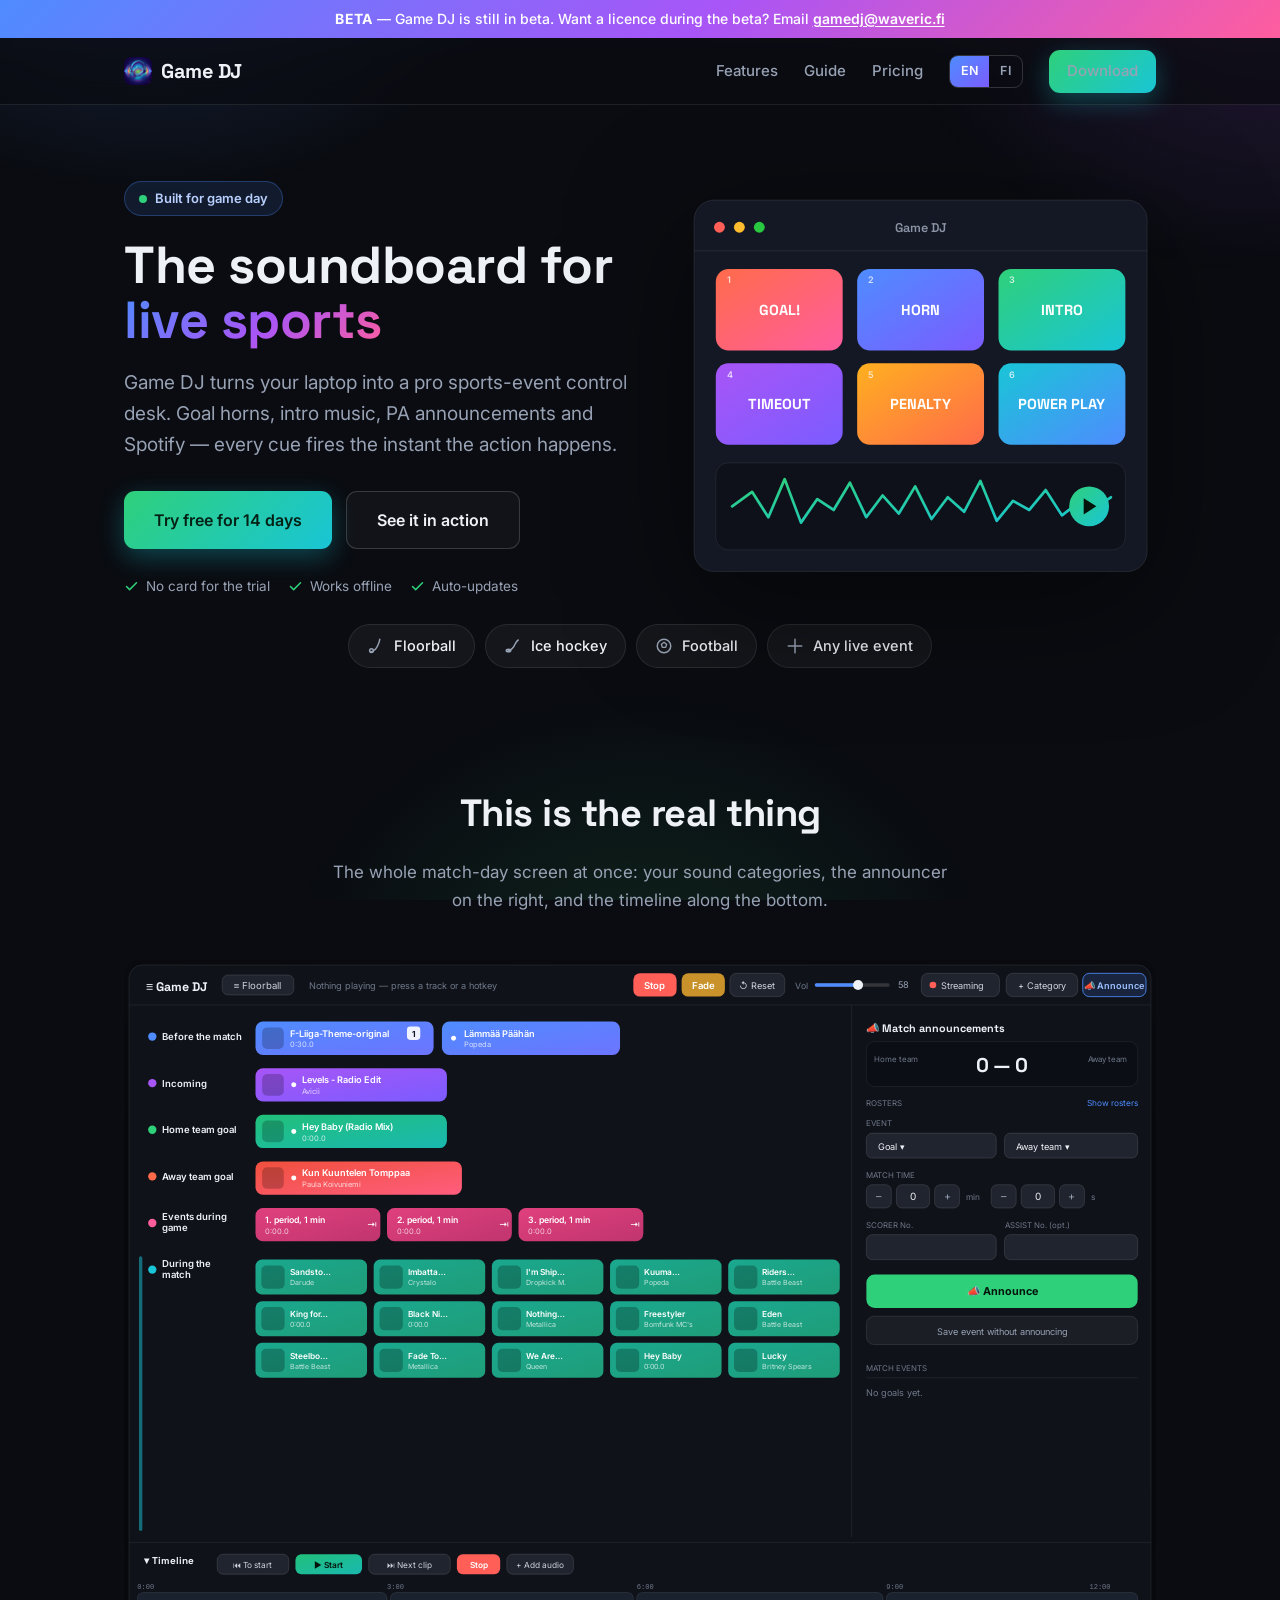
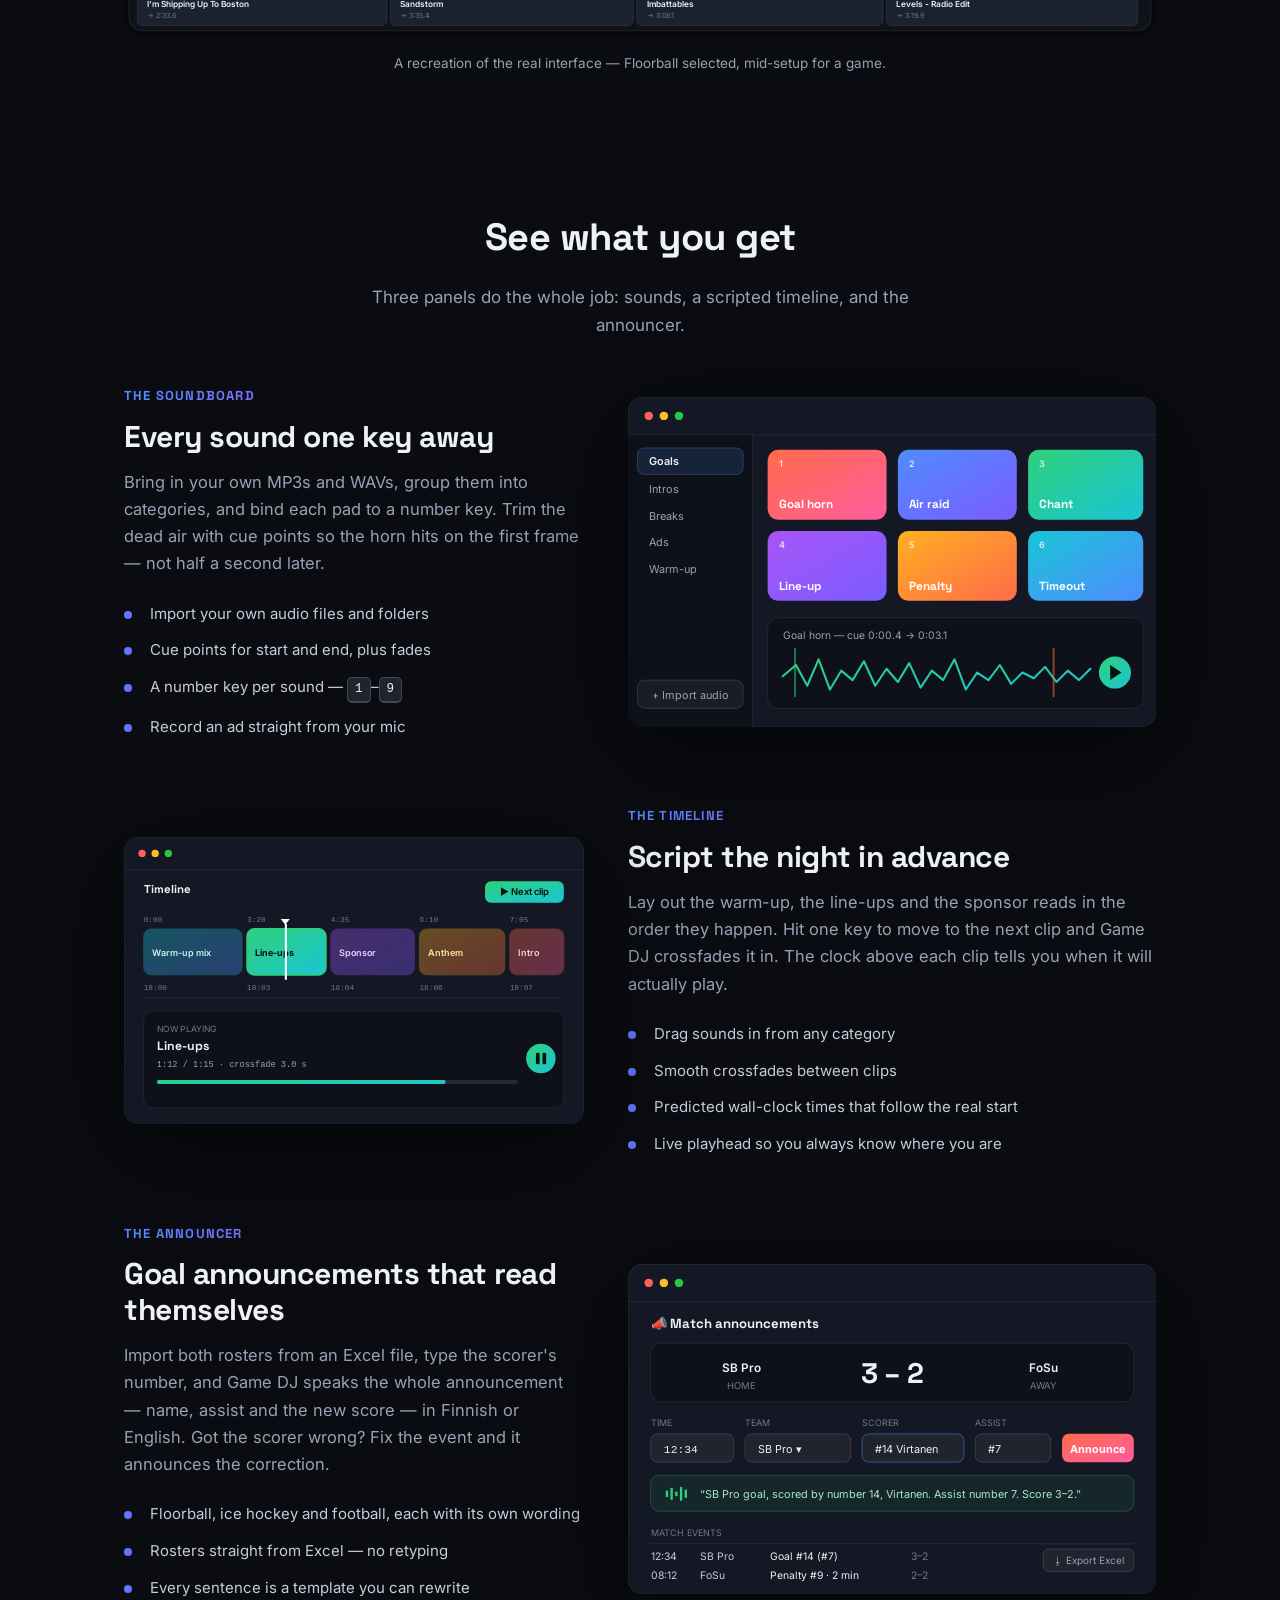
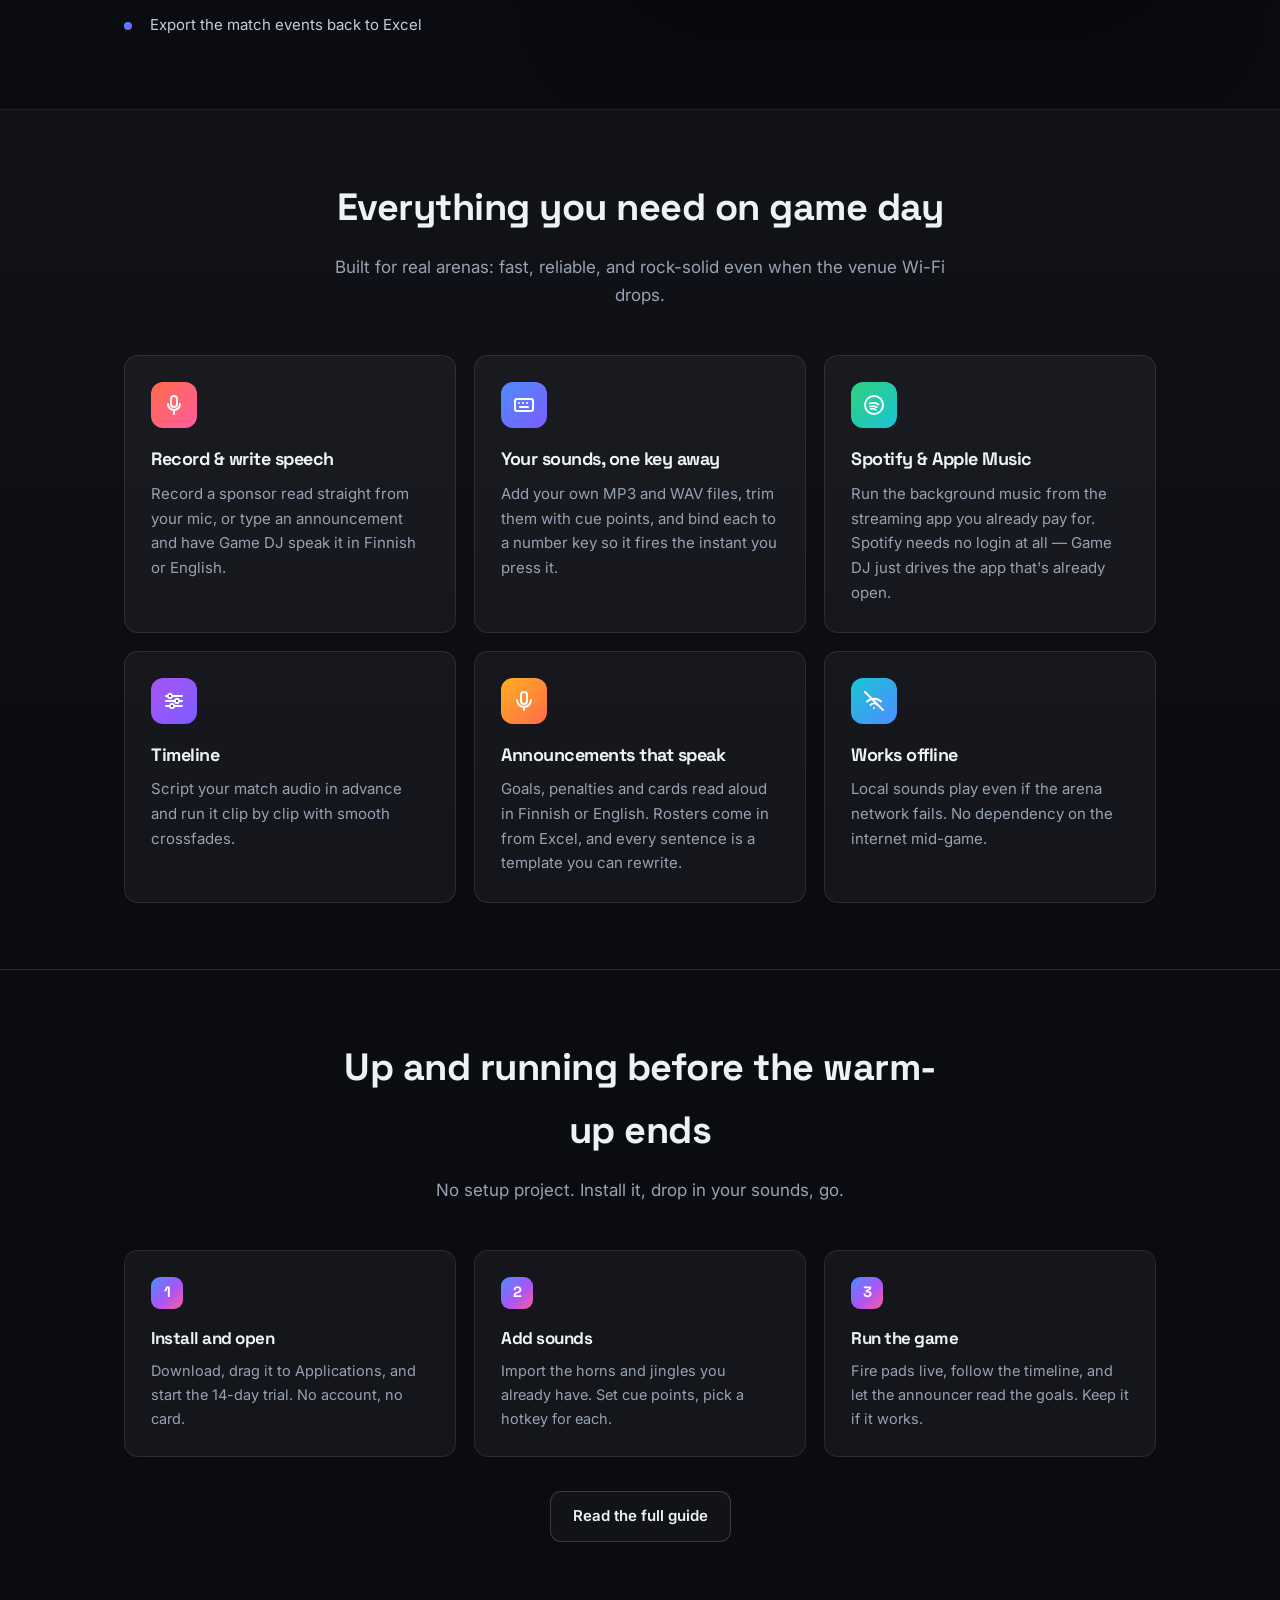
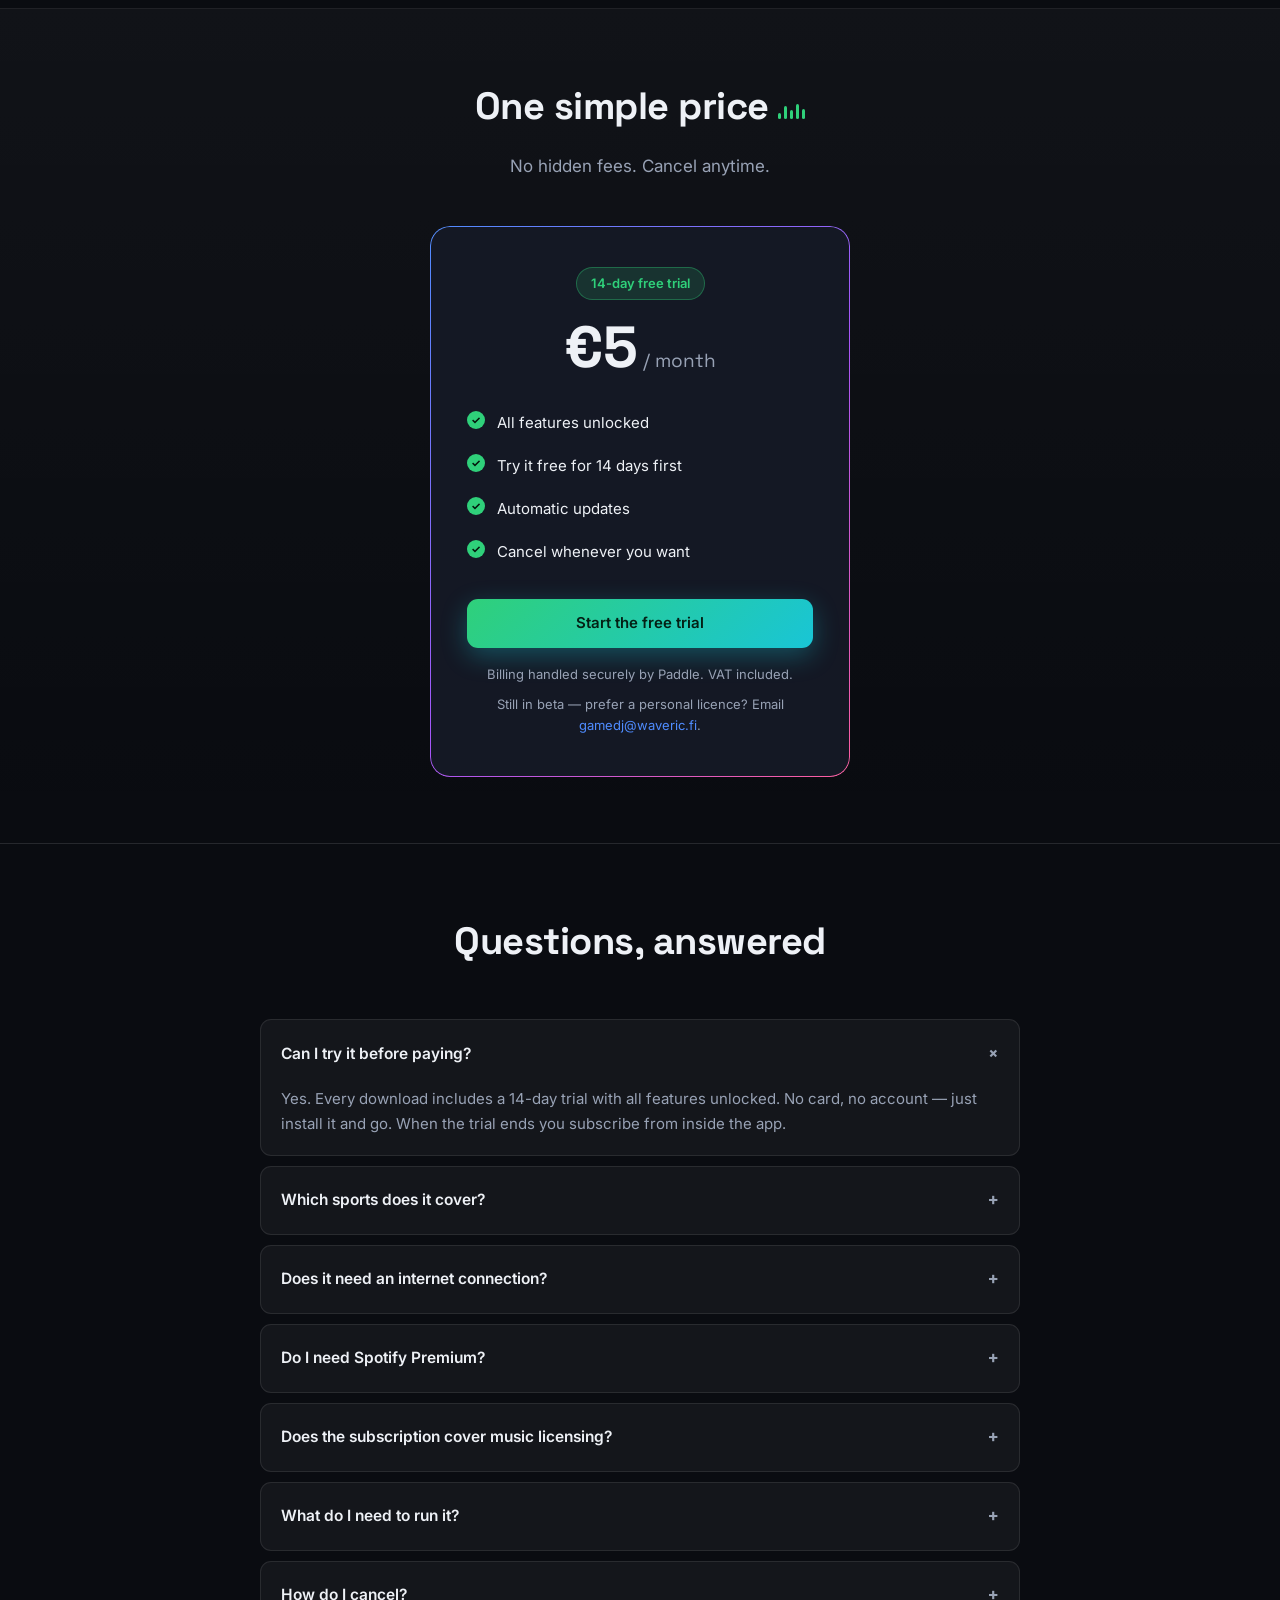
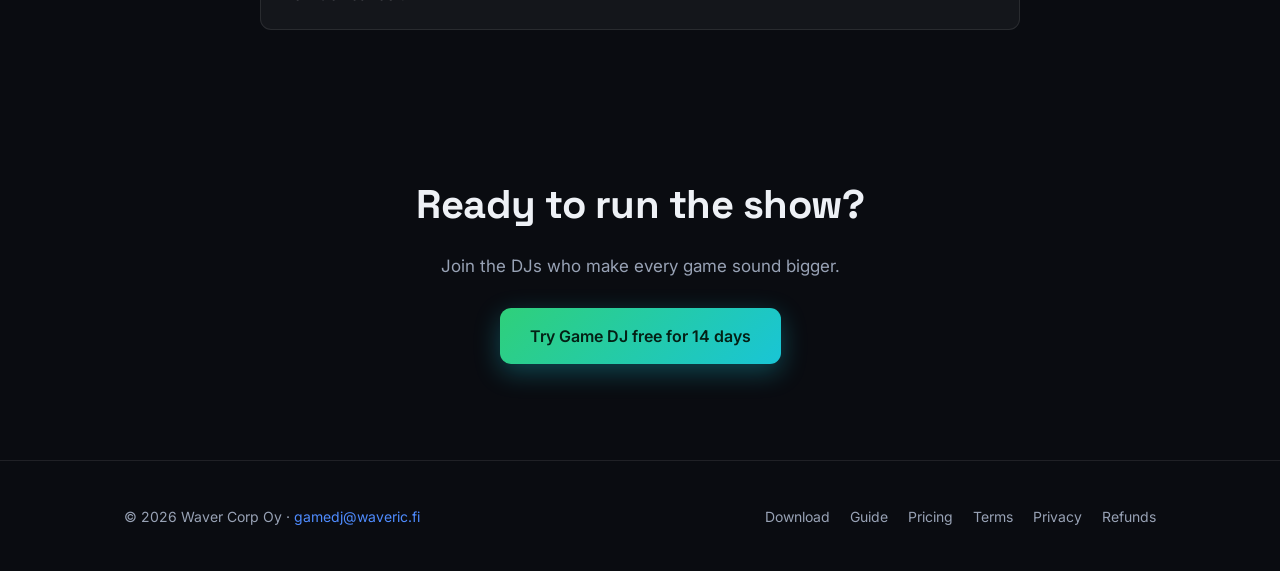
<file: fi/index.html>
<!DOCTYPE html>
<html lang="fi">
<head>
<meta charset="UTF-8">
<meta name="viewport" content="width=device-width, initial-scale=1.0">
<title>Game DJ — soundboard urheilutapahtumiin</title>
<meta name="description" content="Game DJ on työpöytäsovellus urheilutapahtumien DJ:lle: paikalliset äänet, Spotify, cue-pisteet, pikanäppäimet, aikajana ja automaattiset kuulutukset. Ilmainen 14 päivän kokeilu.">
<link rel="canonical" href="https://gamedj.net/fi/index.html">
<link rel="alternate" hreflang="en" href="https://gamedj.net/index.html">
<link rel="alternate" hreflang="fi" href="https://gamedj.net/fi/index.html">
<link rel="alternate" hreflang="x-default" href="https://gamedj.net/index.html">
<script src="../lang.js"></script>
<link rel="preconnect" href="https://fonts.googleapis.com">
<link rel="preconnect" href="https://fonts.gstatic.com" crossorigin>
<link href="https://fonts.googleapis.com/css2?family=Inter:wght@400;500;600&family=Space+Grotesk:wght@500;600;700&display=swap" rel="stylesheet">
<link rel="stylesheet" href="../styles.css">
<link rel="icon" type="image/png" sizes="32x32" href="/assets/favicon-32.png">
<link rel="icon" type="image/png" sizes="16x16" href="/assets/favicon-16.png">
<link rel="apple-touch-icon" href="/assets/apple-touch-icon.png">
<meta property="og:type" content="website">
<meta property="og:site_name" content="Game DJ">
<meta property="og:image" content="https://gamedj.net/assets/icon-1024.png">
<meta property="og:image:width" content="1024">
<meta property="og:image:height" content="1024">
<meta name="twitter:card" content="summary_large_image">
</head>
<body>

<header class="nav">
  <div class="wrap nav-inner">
    <a href="index.html" class="logo">
      <img class="logo-mark" src="/assets/logo.png" alt="" width="28" height="28">
      Game DJ
    </a>
    <nav class="nav-links">
      <a href="index.html#tour" class="hide-sm">Ominaisuudet</a>
      <a href="docs.html" class="hide-sm">Ohjeet</a>
      <a href="pricing.html">Hinta</a>
      <span class="lang-switch"><a data-lang="en" href="/index.html">EN</a><a data-lang="fi" href="/fi/index.html">FI</a></span>
      <a href="download.html" class="btn btn-primary" style="padding:9px 18px;">Lataa</a>
    </nav>
  </div>
</header>

<main>
  <section class="hero">
    <div class="wrap hero-grid">
      <div>
        <span class="badge-pill"><span class="pulse"></span> Tehty ottelupäivää varten</span>
        <h1>Soundboard <span class="gradient-text">urheilutapahtumiin</span></h1>
        <p class="lead">Game DJ muuttaa läppärisi urheilutapahtuman äänipöydäksi. Maalitorvet, intromusiikki, kuulutukset ja Spotify — jokainen ääni lähtee sillä sekunnilla kun tilanne käy.</p>
        <div class="cta-row">
          <a href="download.html" class="btn btn-primary btn-lg">Kokeile 14 päivää ilmaiseksi</a>
          <a href="index.html#tour" class="btn btn-lg">Katso miten se toimii</a>
        </div>
        <div class="trust-row">
          <span><svg viewBox="0 0 24 24" fill="none"><path d="M20 6L9 17l-5-5" stroke="currentColor" stroke-width="2.4" stroke-linecap="round" stroke-linejoin="round"/></svg> Kokeiluun ei tarvita korttia</span>
          <span><svg viewBox="0 0 24 24" fill="none"><path d="M20 6L9 17l-5-5" stroke="currentColor" stroke-width="2.4" stroke-linecap="round" stroke-linejoin="round"/></svg> Toimii ilman nettiä</span>
          <span><svg viewBox="0 0 24 24" fill="none"><path d="M20 6L9 17l-5-5" stroke="currentColor" stroke-width="2.4" stroke-linecap="round" stroke-linejoin="round"/></svg> Päivittyy itse</span>
        </div>
      </div>

      <div class="board-wrap">
        <svg viewBox="0 0 520 430" xmlns="http://www.w3.org/2000/svg" role="img" aria-label="Game DJ -soundboard, padit maalille, torvelle, introlle, aikalisälle, jäähylle ja ylivoimalle">
          <defs>
            <linearGradient id="pBlue" x1="0" y1="0" x2="1" y2="1"><stop offset="0" stop-color="#4f8cff"/><stop offset="1" stop-color="#7b5cff"/></linearGradient>
            <linearGradient id="pGreen" x1="0" y1="0" x2="1" y2="1"><stop offset="0" stop-color="#2fd07a"/><stop offset="1" stop-color="#19c5d6"/></linearGradient>
            <linearGradient id="pCoral" x1="0" y1="0" x2="1" y2="1"><stop offset="0" stop-color="#ff6b4a"/><stop offset="1" stop-color="#ff5d9e"/></linearGradient>
            <linearGradient id="pPurple" x1="0" y1="0" x2="1" y2="1"><stop offset="0" stop-color="#a855f7"/><stop offset="1" stop-color="#7b5cff"/></linearGradient>
            <linearGradient id="pAmber" x1="0" y1="0" x2="1" y2="1"><stop offset="0" stop-color="#ffb020"/><stop offset="1" stop-color="#ff6b4a"/></linearGradient>
            <linearGradient id="pTeal" x1="0" y1="0" x2="1" y2="1"><stop offset="0" stop-color="#19c5d6"/><stop offset="1" stop-color="#4f8cff"/></linearGradient>
          </defs>
          <rect x="10" y="10" width="500" height="410" rx="22" fill="#141824" stroke="rgba(255,255,255,0.1)"/>
          <circle cx="38" cy="40" r="6" fill="#ff5f57"/><circle cx="60" cy="40" r="6" fill="#febc2e"/><circle cx="82" cy="40" r="6" fill="#28c840"/>
          <text x="260" y="45" text-anchor="middle" fill="#8b93a5" font-family="Space Grotesk, sans-serif" font-size="14" font-weight="600">Game DJ</text>
          <line x1="10" y1="66" x2="510" y2="66" stroke="rgba(255,255,255,0.08)"/>

          <g font-family="Space Grotesk, sans-serif" font-weight="700" font-size="16" fill="#ffffff" text-anchor="middle">
            <rect x="34" y="86" width="140" height="90" rx="14" fill="url(#pCoral)"/><text x="104" y="137">MAALI!</text>
            <rect x="190" y="86" width="140" height="90" rx="14" fill="url(#pBlue)"/><text x="260" y="137">TORVI</text>
            <rect x="346" y="86" width="140" height="90" rx="14" fill="url(#pGreen)"/><text x="416" y="137">INTRO</text>
            <rect x="34" y="190" width="140" height="90" rx="14" fill="url(#pPurple)"/><text x="104" y="241">AIKALISÄ</text>
            <rect x="190" y="190" width="140" height="90" rx="14" fill="url(#pAmber)"/><text x="260" y="241">JÄÄHY</text>
            <rect x="346" y="190" width="140" height="90" rx="14" fill="url(#pTeal)"/><text x="416" y="241">YLIVOIMA</text>
          </g>
          <g font-family="Inter, sans-serif" font-size="10" font-weight="600" fill="rgba(255,255,255,0.75)">
            <text x="46" y="102">1</text><text x="202" y="102">2</text><text x="358" y="102">3</text>
            <text x="46" y="206">4</text><text x="202" y="206">5</text><text x="358" y="206">6</text>
          </g>

          <rect x="34" y="300" width="452" height="96" rx="14" fill="#0e1119" stroke="rgba(255,255,255,0.08)"/>
          <polyline points="52,348 74,332 92,360 110,318 128,366 146,340 164,352 182,322 200,360 218,336 236,356 254,326 272,362 290,338 308,354 326,320 344,364 362,342 380,352 398,330 416,358 434,344 452,350 470,338"
            fill="none" stroke="url(#pGreen)" stroke-width="3" stroke-linecap="round" stroke-linejoin="round"/>
          <circle cx="446" cy="348" r="22" fill="url(#pGreen)"/>
          <path d="M440 339l14 9-14 9z" fill="#04140b"/>
        </svg>
      </div>
    </div>

    <div class="wrap">
      <div class="sports-strip">
        <span class="sport-chip"><svg viewBox="0 0 24 24" fill="none"><path d="M5 20c4-1 7-4 9-8s3-7 3-9" stroke="currentColor" stroke-width="2" stroke-linecap="round"/><circle cx="6" cy="18" r="2.5" stroke="currentColor" stroke-width="2"/></svg> Salibandy</span>
        <span class="sport-chip"><svg viewBox="0 0 24 24" fill="none"><path d="M4 19c5-1 9-5 11-10 1-2 2-4 4-5" stroke="currentColor" stroke-width="2" stroke-linecap="round"/><ellipse cx="6" cy="18" rx="3" ry="1.8" stroke="currentColor" stroke-width="2"/></svg> Jääkiekko</span>
        <span class="sport-chip"><svg viewBox="0 0 24 24" fill="none"><circle cx="12" cy="12" r="9" stroke="currentColor" stroke-width="2"/><path d="M12 7l3.5 2.6-1.3 4.2h-4.4L8.5 9.6z" stroke="currentColor" stroke-width="1.8" stroke-linejoin="round"/></svg> Jalkapallo</span>
        <span class="sport-chip"><svg viewBox="0 0 24 24" fill="none"><path d="M12 3v18M3 12h18" stroke="currentColor" stroke-width="2" stroke-linecap="round"/></svg> Mikä tahansa tapahtuma</span>
      </div>
    </div>
  </section>

  <section id="realview">
    <div class="wrap">
      <div class="section-head">
        <h2>Intuitiivinen käyttöliittymä</h2>
        <p>Koko ottelunäkymä kerralla: äänikategoriat, kuuluttaja oikealla ja aikajana alalaidassa.</p>
      </div>
      <div class="app-shot">
        <svg viewBox="0 0 1240 812" xmlns="http://www.w3.org/2000/svg" role="img" aria-label="Game DJ:n ottelunäkymä: äänikategoriat biisikortteineen, kuulutuspaneeli ja aikajana">
          <defs>
            <linearGradient id="bBlue" x1="0" y1="0" x2="1" y2="1"><stop offset="0" stop-color="#4f8cff"/><stop offset="1" stop-color="#6d74ff"/></linearGradient>
            <linearGradient id="bPurple" x1="0" y1="0" x2="1" y2="1"><stop offset="0" stop-color="#a855f7"/><stop offset="1" stop-color="#7b5cff"/></linearGradient>
            <linearGradient id="bGreen" x1="0" y1="0" x2="1" y2="1"><stop offset="0" stop-color="#22c07a"/><stop offset="1" stop-color="#19b8b0"/></linearGradient>
            <linearGradient id="bCoral" x1="0" y1="0" x2="1" y2="1"><stop offset="0" stop-color="#f0503c"/><stop offset="1" stop-color="#ff5d7e"/></linearGradient>
            <linearGradient id="bPink" x1="0" y1="0" x2="1" y2="1"><stop offset="0" stop-color="#e0407e"/><stop offset="1" stop-color="#c0356e"/></linearGradient>
            <linearGradient id="bTeal" x1="0" y1="0" x2="1" y2="1"><stop offset="0" stop-color="#1aa88f"/><stop offset="1" stop-color="#1f9d78"/></linearGradient>
          </defs>

          <rect x="6" y="6" width="1228" height="800" rx="16" fill="#0f1219" stroke="rgba(255,255,255,0.1)"/>

          <!-- yläpalkki -->
          <text x="26" y="37" font-family="Space Grotesk, sans-serif" font-size="15" font-weight="700" fill="#eef1f6">≡ Game DJ</text>
          <rect x="118" y="18" width="92" height="24" rx="7" fill="#20242e" stroke="rgba(255,255,255,0.14)"/>
          <text x="132" y="35" font-family="Inter, sans-serif" font-size="11.5" fill="#cdd3df">≡ Salibandy</text>
          <text x="228" y="35" font-family="Inter, sans-serif" font-size="11" fill="#6f7889">Ei mitään soimassa — paina biisiä tai pikanäppäintä</text>
          <rect x="612" y="16" width="52" height="28" rx="8" fill="#ff5f57"/><text x="638" y="35" text-anchor="middle" font-family="Inter, sans-serif" font-size="11.5" font-weight="600" fill="#fff">Stop</text>
          <rect x="670" y="16" width="52" height="28" rx="8" fill="#c9922b"/><text x="696" y="35" text-anchor="middle" font-family="Inter, sans-serif" font-size="11.5" font-weight="600" fill="#fff">Fade</text>
          <rect x="728" y="16" width="66" height="28" rx="8" fill="#20242e" stroke="rgba(255,255,255,0.14)"/><text x="761" y="35" text-anchor="middle" font-family="Inter, sans-serif" font-size="11" fill="#cdd3df">↺ Nollaa</text>
          <text x="806" y="35" font-family="Inter, sans-serif" font-size="10.5" fill="#6f7889">Vol</text>
          <rect x="830" y="28" width="90" height="4" rx="2" fill="rgba(255,255,255,0.15)"/><rect x="830" y="28" width="52" height="4" rx="2" fill="#4f8cff"/><circle cx="882" cy="30" r="6" fill="#eef1f6"/>
          <text x="930" y="34" font-family="Inter, sans-serif" font-size="11" fill="#98a2b5">58</text>
          <rect x="958" y="16" width="96" height="28" rx="8" fill="#20242e" stroke="rgba(255,255,255,0.14)"/><circle cx="972" cy="30" r="4" fill="#ff5f57"/><text x="982" y="35" font-family="Inter, sans-serif" font-size="10.5" fill="#cdd3df">Suoratoisto</text>
          <rect x="1062" y="16" width="86" height="28" rx="8" fill="#20242e" stroke="rgba(255,255,255,0.14)"/><text x="1105" y="35" text-anchor="middle" font-family="Inter, sans-serif" font-size="11" fill="#cdd3df">+ Kategoria</text>
          <rect x="1154" y="16" width="74" height="28" rx="8" fill="rgba(79,140,255,0.16)" stroke="#4f8cff"/><text x="1191" y="35" text-anchor="middle" font-family="Inter, sans-serif" font-size="10.5" font-weight="600" fill="#9cc0ff">📣 Kuulutus</text>
          <line x1="6" y1="54" x2="1234" y2="54" stroke="rgba(255,255,255,0.08)"/>

          <!-- ===== vasen: kategoriat ===== -->
          <g font-family="Inter, sans-serif">
            <circle cx="34" cy="92" r="5" fill="#4f8cff"/><text x="46" y="96" font-size="11.5" font-weight="600" fill="#eef1f6">Ennen ottelua</text>
            <rect x="158" y="74" width="214" height="40" rx="9" fill="url(#bBlue)"/><rect x="166" y="81" width="26" height="26" rx="6" fill="rgba(0,0,0,0.22)"/>
            <text x="200" y="92" font-size="11" font-weight="600" fill="#fff">F-Liiga-Theme-original</text><text x="200" y="105" font-size="9" fill="rgba(255,255,255,0.75)">0:30.0</text>
            <rect x="340" y="80" width="16" height="16" rx="4" fill="rgba(255,255,255,0.9)"/><text x="348" y="92" text-anchor="middle" font-size="10" font-weight="700" fill="#12151d">1</text>
            <rect x="382" y="74" width="214" height="40" rx="9" fill="url(#bBlue)"/><circle cx="396" cy="94" r="3" fill="#fff"/>
            <text x="408" y="92" font-size="11" font-weight="600" fill="#fff">Lämmää Päähän</text><text x="408" y="105" font-size="9" fill="rgba(255,255,255,0.75)">Popeda</text>

            <circle cx="34" cy="148" r="5" fill="#a855f7"/><text x="46" y="152" font-size="11.5" font-weight="600" fill="#eef1f6">Sisääntulo</text>
            <rect x="158" y="130" width="230" height="40" rx="9" fill="url(#bPurple)"/><rect x="166" y="137" width="26" height="26" rx="6" fill="rgba(0,0,0,0.22)"/>
            <circle cx="204" cy="150" r="3" fill="#fff"/><text x="214" y="148" font-size="11" font-weight="600" fill="#fff">Levels - Radio Edit</text><text x="214" y="161" font-size="9" fill="rgba(255,255,255,0.75)">Avicii</text>

            <circle cx="34" cy="204" r="5" fill="#2fd07a"/><text x="46" y="201" font-size="11.5" font-weight="600" fill="#eef1f6">Kotijoukkueen</text><text x="46" y="214" font-size="11.5" font-weight="600" fill="#eef1f6">maali</text>
            <rect x="158" y="186" width="230" height="40" rx="9" fill="url(#bGreen)"/><rect x="166" y="193" width="26" height="26" rx="6" fill="rgba(0,0,0,0.22)"/>
            <circle cx="204" cy="206" r="3" fill="#fff"/><text x="214" y="204" font-size="11" font-weight="600" fill="#fff">Hey Baby (Radio Mix)</text><text x="214" y="217" font-size="9" fill="rgba(255,255,255,0.75)">0:00.0</text>

            <circle cx="34" cy="260" r="5" fill="#ff6b4a"/><text x="46" y="257" font-size="11.5" font-weight="600" fill="#eef1f6">Vierasjoukkueen</text><text x="46" y="270" font-size="11.5" font-weight="600" fill="#eef1f6">maali</text>
            <rect x="158" y="242" width="248" height="40" rx="9" fill="url(#bCoral)"/><rect x="166" y="249" width="26" height="26" rx="6" fill="rgba(0,0,0,0.22)"/>
            <circle cx="204" cy="262" r="3" fill="#fff"/><text x="214" y="260" font-size="11" font-weight="600" fill="#fff">Kun Kuuntelen Tomppaa</text><text x="214" y="273" font-size="9" fill="rgba(255,255,255,0.75)">Paula Koivuniemi</text>

            <circle cx="34" cy="316" r="5" fill="#ff5d9e"/><text x="46" y="313" font-size="11.5" font-weight="600" fill="#eef1f6">Tapahtumat</text><text x="46" y="326" font-size="11.5" font-weight="600" fill="#eef1f6">pelissä</text>
            <rect x="158" y="298" width="150" height="40" rx="9" fill="url(#bPink)"/><text x="170" y="316" font-size="10.5" font-weight="600" fill="#fff">1. erä, 1 min</text><text x="170" y="329" font-size="9" fill="rgba(255,255,255,0.75)">0:00.0</text><text x="292" y="322" font-size="12" fill="#fff">⇥</text>
            <rect x="316" y="298" width="150" height="40" rx="9" fill="url(#bPink)"/><text x="328" y="316" font-size="10.5" font-weight="600" fill="#fff">2. erä, 1 min</text><text x="328" y="329" font-size="9" fill="rgba(255,255,255,0.75)">0:00.0</text><text x="450" y="322" font-size="12" fill="#fff">⇥</text>
            <rect x="474" y="298" width="150" height="40" rx="9" fill="url(#bPink)"/><text x="486" y="316" font-size="10.5" font-weight="600" fill="#fff">3. erä, 1 min</text><text x="486" y="329" font-size="9" fill="rgba(255,255,255,0.75)">0:00.0</text><text x="608" y="322" font-size="12" fill="#fff">⇥</text>

            <circle cx="34" cy="372" r="5" fill="#19c5d6"/><text x="46" y="369" font-size="11.5" font-weight="600" fill="#eef1f6">Ottelun</text><text x="46" y="382" font-size="11.5" font-weight="600" fill="#eef1f6">aikana</text>
            <rect x="18" y="356" width="4" height="330" rx="2" fill="#19c5d6" opacity="0.5"/>
          </g>

          <g font-family="Inter, sans-serif">
            <rect x="158" y="360" width="134" height="42" rx="8" fill="url(#bTeal)"/><rect x="165" y="367" width="28" height="28" rx="6" fill="rgba(0,0,0,0.25)"/><text x="199" y="379" font-size="10" font-weight="600" fill="#fff">Sandsto…</text><text x="199" y="391" font-size="8.5" fill="rgba(255,255,255,0.72)">Darude</text>
            <rect x="300" y="360" width="134" height="42" rx="8" fill="url(#bTeal)"/><rect x="307" y="367" width="28" height="28" rx="6" fill="rgba(0,0,0,0.25)"/><text x="341" y="379" font-size="10" font-weight="600" fill="#fff">Imbatta…</text><text x="341" y="391" font-size="8.5" fill="rgba(255,255,255,0.72)">Crystalo</text>
            <rect x="442" y="360" width="134" height="42" rx="8" fill="url(#bTeal)"/><rect x="449" y="367" width="28" height="28" rx="6" fill="rgba(0,0,0,0.25)"/><text x="483" y="379" font-size="10" font-weight="600" fill="#fff">I'm Ship…</text><text x="483" y="391" font-size="8.5" fill="rgba(255,255,255,0.72)">Dropkick M.</text>
            <rect x="584" y="360" width="134" height="42" rx="8" fill="url(#bTeal)"/><rect x="591" y="367" width="28" height="28" rx="6" fill="rgba(0,0,0,0.25)"/><text x="625" y="379" font-size="10" font-weight="600" fill="#fff">Kuuma…</text><text x="625" y="391" font-size="8.5" fill="rgba(255,255,255,0.72)">Popeda</text>
            <rect x="726" y="360" width="134" height="42" rx="8" fill="url(#bTeal)"/><rect x="733" y="367" width="28" height="28" rx="6" fill="rgba(0,0,0,0.25)"/><text x="767" y="379" font-size="10" font-weight="600" fill="#fff">Riders…</text><text x="767" y="391" font-size="8.5" fill="rgba(255,255,255,0.72)">Battle Beast</text>
            <rect x="158" y="410" width="134" height="42" rx="8" fill="url(#bTeal)"/><rect x="165" y="417" width="28" height="28" rx="6" fill="rgba(0,0,0,0.25)"/><text x="199" y="429" font-size="10" font-weight="600" fill="#fff">King for…</text><text x="199" y="441" font-size="8.5" fill="rgba(255,255,255,0.72)">0:00.0</text>
            <rect x="300" y="410" width="134" height="42" rx="8" fill="url(#bTeal)"/><rect x="307" y="417" width="28" height="28" rx="6" fill="rgba(0,0,0,0.25)"/><text x="341" y="429" font-size="10" font-weight="600" fill="#fff">Black Ni…</text><text x="341" y="441" font-size="8.5" fill="rgba(255,255,255,0.72)">0:00.0</text>
            <rect x="442" y="410" width="134" height="42" rx="8" fill="url(#bTeal)"/><rect x="449" y="417" width="28" height="28" rx="6" fill="rgba(0,0,0,0.25)"/><text x="483" y="429" font-size="10" font-weight="600" fill="#fff">Nothing…</text><text x="483" y="441" font-size="8.5" fill="rgba(255,255,255,0.72)">Metallica</text>
            <rect x="584" y="410" width="134" height="42" rx="8" fill="url(#bTeal)"/><rect x="591" y="417" width="28" height="28" rx="6" fill="rgba(0,0,0,0.25)"/><text x="625" y="429" font-size="10" font-weight="600" fill="#fff">Freestyler</text><text x="625" y="441" font-size="8.5" fill="rgba(255,255,255,0.72)">Bomfunk MC's</text>
            <rect x="726" y="410" width="134" height="42" rx="8" fill="url(#bTeal)"/><rect x="733" y="417" width="28" height="28" rx="6" fill="rgba(0,0,0,0.25)"/><text x="767" y="429" font-size="10" font-weight="600" fill="#fff">Eden</text><text x="767" y="441" font-size="8.5" fill="rgba(255,255,255,0.72)">Battle Beast</text>
            <rect x="158" y="460" width="134" height="42" rx="8" fill="url(#bTeal)"/><rect x="165" y="467" width="28" height="28" rx="6" fill="rgba(0,0,0,0.25)"/><text x="199" y="479" font-size="10" font-weight="600" fill="#fff">Steelbo…</text><text x="199" y="491" font-size="8.5" fill="rgba(255,255,255,0.72)">Battle Beast</text>
            <rect x="300" y="460" width="134" height="42" rx="8" fill="url(#bTeal)"/><rect x="307" y="467" width="28" height="28" rx="6" fill="rgba(0,0,0,0.25)"/><text x="341" y="479" font-size="10" font-weight="600" fill="#fff">Fade To…</text><text x="341" y="491" font-size="8.5" fill="rgba(255,255,255,0.72)">Metallica</text>
            <rect x="442" y="460" width="134" height="42" rx="8" fill="url(#bTeal)"/><rect x="449" y="467" width="28" height="28" rx="6" fill="rgba(0,0,0,0.25)"/><text x="483" y="479" font-size="10" font-weight="600" fill="#fff">We Are…</text><text x="483" y="491" font-size="8.5" fill="rgba(255,255,255,0.72)">Queen</text>
            <rect x="584" y="460" width="134" height="42" rx="8" fill="url(#bTeal)"/><rect x="591" y="467" width="28" height="28" rx="6" fill="rgba(0,0,0,0.25)"/><text x="625" y="479" font-size="10" font-weight="600" fill="#fff">Hey Baby</text><text x="625" y="491" font-size="8.5" fill="rgba(255,255,255,0.72)">0:00.0</text>
            <rect x="726" y="460" width="134" height="42" rx="8" fill="url(#bTeal)"/><rect x="733" y="467" width="28" height="28" rx="6" fill="rgba(0,0,0,0.25)"/><text x="767" y="479" font-size="10" font-weight="600" fill="#fff">Lucky</text><text x="767" y="491" font-size="8.5" fill="rgba(255,255,255,0.72)">Britney Spears</text>
          </g>

          <!-- ===== oikea: kuulutuspaneeli ===== -->
          <line x1="874" y1="54" x2="874" y2="694" stroke="rgba(255,255,255,0.08)"/>
          <g font-family="Inter, sans-serif">
            <text x="892" y="86" font-family="Space Grotesk, sans-serif" font-size="13" font-weight="700" fill="#eef1f6">📣 Ottelun kuulutus</text>
            <rect x="892" y="98" width="326" height="54" rx="10" fill="#0b0e14" stroke="rgba(255,255,255,0.08)"/>
            <text x="928" y="122" text-anchor="middle" font-size="9.5" fill="#6f7889">Kotijoukkue</text>
            <text x="1055" y="134" text-anchor="middle" font-family="Space Grotesk, sans-serif" font-size="24" font-weight="700" fill="#eef1f6">0 — 0</text>
            <text x="1182" y="122" text-anchor="middle" font-size="9.5" fill="#6f7889">Vierasjoukkue</text>

            <text x="892" y="176" font-size="9.5" fill="#6f7889">KOKOONPANOT</text><text x="1218" y="176" text-anchor="end" font-size="10" fill="#4f8cff">Näytä kokoonpanot</text>
            <text x="892" y="200" font-size="9.5" fill="#6f7889">TAPAHTUMA</text>
            <rect x="892" y="208" width="156" height="30" rx="7" fill="#20242e" stroke="rgba(255,255,255,0.14)"/><text x="906" y="228" font-size="11" fill="#eef1f6">Maali ▾</text>
            <rect x="1058" y="208" width="160" height="30" rx="7" fill="#20242e" stroke="rgba(255,255,255,0.14)"/><text x="1072" y="228" font-size="11" fill="#eef1f6">Vierasjoukkue ▾</text>

            <text x="892" y="262" font-size="9.5" fill="#6f7889">PELIAIKA</text>
            <rect x="892" y="270" width="30" height="28" rx="7" fill="#20242e" stroke="rgba(255,255,255,0.14)"/><text x="907" y="288" text-anchor="middle" font-size="13" fill="#98a2b5">–</text>
            <rect x="928" y="270" width="40" height="28" rx="7" fill="#20242e" stroke="rgba(255,255,255,0.14)"/><text x="948" y="288" text-anchor="middle" font-size="12" fill="#eef1f6">0</text>
            <rect x="974" y="270" width="30" height="28" rx="7" fill="#20242e" stroke="rgba(255,255,255,0.14)"/><text x="989" y="288" text-anchor="middle" font-size="13" fill="#98a2b5">+</text>
            <text x="1012" y="288" font-size="10" fill="#6f7889">min</text>
            <rect x="1042" y="270" width="30" height="28" rx="7" fill="#20242e" stroke="rgba(255,255,255,0.14)"/><text x="1057" y="288" text-anchor="middle" font-size="13" fill="#98a2b5">–</text>
            <rect x="1078" y="270" width="40" height="28" rx="7" fill="#20242e" stroke="rgba(255,255,255,0.14)"/><text x="1098" y="288" text-anchor="middle" font-size="12" fill="#eef1f6">0</text>
            <rect x="1124" y="270" width="30" height="28" rx="7" fill="#20242e" stroke="rgba(255,255,255,0.14)"/><text x="1139" y="288" text-anchor="middle" font-size="13" fill="#98a2b5">+</text>
            <text x="1162" y="288" font-size="10" fill="#6f7889">s</text>

            <text x="892" y="322" font-size="9.5" fill="#6f7889">MAALINTEKIJÄN NRO</text><text x="1058" y="322" font-size="9.5" fill="#6f7889">SYÖTTÄJÄN NRO (valinn.)</text>
            <rect x="892" y="330" width="156" height="30" rx="7" fill="#20242e" stroke="rgba(255,255,255,0.14)"/>
            <rect x="1058" y="330" width="160" height="30" rx="7" fill="#20242e" stroke="rgba(255,255,255,0.14)"/>

            <rect x="892" y="378" width="326" height="40" rx="10" fill="#2fd07a"/><text x="1055" y="403" text-anchor="middle" font-size="13" font-weight="700" fill="#04140b">📣 Kuuluta</text>
            <rect x="892" y="428" width="326" height="34" rx="9" fill="rgba(255,255,255,0.05)" stroke="rgba(255,255,255,0.12)"/><text x="1055" y="450" text-anchor="middle" font-size="11" fill="#98a2b5">Tallenna tapahtuma ilman kuulutusta</text>

            <text x="892" y="494" font-size="9.5" fill="#6f7889">TAPAHTUMAT</text>
            <line x1="892" y1="502" x2="1218" y2="502" stroke="rgba(255,255,255,0.08)"/>
            <text x="892" y="524" font-size="11" fill="#6f7889">Ei vielä maaleja.</text>
          </g>

          <!-- ===== alalaita: aikajana ===== -->
          <line x1="6" y1="700" x2="1234" y2="700" stroke="rgba(255,255,255,0.08)"/>
          <g font-family="Inter, sans-serif">
            <text x="24" y="726" font-family="Space Grotesk, sans-serif" font-size="12" font-weight="700" fill="#eef1f6">▾ Aikajana</text>
            <rect x="108" y="714" width="96" height="24" rx="7" fill="#20242e" stroke="rgba(255,255,255,0.14)"/><text x="156" y="730" text-anchor="middle" font-size="10" fill="#cdd3df">⏮ Siirry alkuun</text>
            <rect x="212" y="714" width="88" height="24" rx="7" fill="url(#bGreen)"/><text x="256" y="730" text-anchor="middle" font-size="10" font-weight="600" fill="#04140b">▶ Käynnistä</text>
            <rect x="308" y="714" width="120" height="24" rx="7" fill="#20242e" stroke="rgba(255,255,255,0.14)"/><text x="368" y="730" text-anchor="middle" font-size="10" fill="#cdd3df">⏭ Siirry seuraavaan</text>
            <rect x="436" y="714" width="52" height="24" rx="7" fill="#ff5f57"/><text x="462" y="730" text-anchor="middle" font-size="10" font-weight="600" fill="#fff">Stop</text>
            <rect x="496" y="714" width="80" height="24" rx="7" fill="#20242e" stroke="rgba(255,255,255,0.14)"/><text x="536" y="730" text-anchor="middle" font-size="10" fill="#cdd3df">+ Tuo ääni</text>

            <g font-family="ui-monospace, Menlo, monospace" font-size="8.5" fill="#6f7889">
              <text x="16" y="756">0:00</text><text x="316" y="756">3:00</text><text x="616" y="756">6:00</text><text x="916" y="756">9:00</text><text x="1160" y="756">12:00</text>
            </g>
            <rect x="16" y="760" width="300" height="40" rx="7" fill="#1a2230" stroke="rgba(255,255,255,0.1)"/><text x="28" y="778" font-size="10" font-weight="600" fill="#eef1f6">I'm Shipping Up To Boston</text><text x="28" y="791" font-size="8.5" fill="#6f7889">→ 2:33.6</text>
            <rect x="320" y="760" width="292" height="40" rx="7" fill="#1a2230" stroke="rgba(255,255,255,0.1)"/><text x="332" y="778" font-size="10" font-weight="600" fill="#eef1f6">Sandstorm</text><text x="332" y="791" font-size="8.5" fill="#6f7889">→ 3:35.4</text>
            <rect x="616" y="760" width="296" height="40" rx="7" fill="#1a2230" stroke="rgba(255,255,255,0.1)"/><text x="628" y="778" font-size="10" font-weight="600" fill="#eef1f6">Imbattables</text><text x="628" y="791" font-size="8.5" fill="#6f7889">→ 3:08.1</text>
            <rect x="916" y="760" width="302" height="40" rx="7" fill="#1a2230" stroke="rgba(255,255,255,0.1)"/><text x="928" y="778" font-size="10" font-weight="600" fill="#eef1f6">Levels - Radio Edit</text><text x="928" y="791" font-size="8.5" fill="#6f7889">→ 3:19.9</text>
          </g>
        </svg>
      </div>
      <p class="app-shot-note">Uudelleenrakennus oikeasta käyttöliittymästä — laji salibandy, ottelu valmisteilla.</p>
    </div>
  </section>

  <section id="tour">
    <div class="wrap">
      <div class="section-head">
        <h2>Katso mitä saat</h2>
        <p>Kolme paneelia hoitaa koko homman: äänet, käsikirjoitettu aikajana ja kuuluttaja.</p>
      </div>

      <div class="shots">
        <div class="shot">
          <div class="shot-text">
            <div class="shot-eyebrow gradient-text">Soundboard</div>
            <h3>Jokainen ääni näppäimen päässä</h3>
            <p>Tuo omat MP3:t ja WAV:t, ryhmittele ne kategorioihin ja sido jokainen padi numeronäppäimeen. Leikkaa tyhjä alku pois cue-pisteillä, niin torvi osuu heti — ei puolta sekuntia myöhässä.</p>
            <ul>
              <li>Tuo omat äänitiedostosi ja kansiot</li>
              <li>Cue-pisteet alkuun ja loppuun, plus fadet</li>
              <li>Numeronäppäin per ääni — <span class="kbd">1</span>–<span class="kbd">9</span></li>
              <li>Nauhoita mainos suoraan mikrofonilla</li>
            </ul>
          </div>
          <div class="shot-img">
            <svg viewBox="0 0 560 350" xmlns="http://www.w3.org/2000/svg" role="img" aria-label="Game DJ:n soundboard: kategoriat vasemmalla, väritetyt äänipadit ja pikanäppäimet oikealla">
              <rect x="0" y="0" width="560" height="350" rx="16" fill="#141824" stroke="rgba(255,255,255,0.1)"/>
              <circle cx="22" cy="20" r="4.5" fill="#ff5f57"/><circle cx="38" cy="20" r="4.5" fill="#febc2e"/><circle cx="54" cy="20" r="4.5" fill="#28c840"/>
              <line x1="0" y1="40" x2="560" y2="40" stroke="rgba(255,255,255,0.08)"/>
              <rect x="0" y="40" width="132" height="310" fill="#0e1119"/>
              <line x1="132" y1="40" x2="132" y2="350" stroke="rgba(255,255,255,0.08)"/>
              <g font-family="Inter, sans-serif" font-size="11.5" fill="#98a2b5">
                <rect x="10" y="54" width="112" height="28" rx="7" fill="rgba(79,140,255,0.14)" stroke="rgba(79,140,255,0.35)"/>
                <text x="22" y="72" fill="#eef1f6" font-weight="600">Maalit</text>
                <text x="22" y="102">Introt</text>
                <text x="22" y="130">Tauot</text>
                <text x="22" y="158">Mainokset</text>
                <text x="22" y="186">Lämmittely</text>
              </g>
              <rect x="10" y="300" width="112" height="30" rx="8" fill="rgba(255,255,255,0.05)" stroke="rgba(255,255,255,0.14)"/>
              <text x="66" y="320" text-anchor="middle" font-family="Inter, sans-serif" font-size="11.5" fill="#98a2b5">+ Tuo ääni</text>
              <g font-family="Space Grotesk, sans-serif" font-weight="700" font-size="12.5" fill="#fff">
                <rect x="148" y="56" width="126" height="74" rx="11" fill="url(#pCoral)"/><text x="160" y="118">Maalitorvi</text>
                <rect x="286" y="56" width="126" height="74" rx="11" fill="url(#pBlue)"/><text x="298" y="118">Ilmatorvi</text>
                <rect x="424" y="56" width="122" height="74" rx="11" fill="url(#pGreen)"/><text x="436" y="118">Hurraus</text>
                <rect x="148" y="142" width="126" height="74" rx="11" fill="url(#pPurple)"/><text x="160" y="204">Kokoonpanot</text>
                <rect x="286" y="142" width="126" height="74" rx="11" fill="url(#pAmber)"/><text x="298" y="204">Jäähy</text>
                <rect x="424" y="142" width="122" height="74" rx="11" fill="url(#pTeal)"/><text x="436" y="204">Aikalisä</text>
              </g>
              <g font-family="Inter, sans-serif" font-size="9.5" font-weight="600" fill="rgba(255,255,255,0.8)">
                <text x="160" y="74">1</text><text x="298" y="74">2</text><text x="436" y="74">3</text>
                <text x="160" y="160">4</text><text x="298" y="160">5</text><text x="436" y="160">6</text>
              </g>
              <rect x="148" y="234" width="398" height="96" rx="11" fill="#0e1119" stroke="rgba(255,255,255,0.08)"/>
              <text x="164" y="256" font-family="Inter, sans-serif" font-size="11" fill="#98a2b5">Maalitorvi — cue 0:00.4 → 0:03.1</text>
              <polyline points="164,296 178,284 190,306 202,278 214,310 226,290 238,300 250,280 262,306 274,288 286,302 298,282 310,308 322,290 334,300 346,278 358,310 370,292 382,300 394,284 406,304 418,292 430,298 442,286 454,302 466,290 478,300 490,288"
                fill="none" stroke="url(#pGreen)" stroke-width="2.2" stroke-linecap="round" stroke-linejoin="round"/>
              <rect x="176" y="266" width="2" height="52" fill="#2fd07a" opacity="0.55"/>
              <rect x="450" y="266" width="2" height="52" fill="#ff6b4a" opacity="0.55"/>
              <circle cx="516" cy="292" r="17" fill="url(#pGreen)"/>
              <path d="M511 284l12 8-12 8z" fill="#04140b"/>
            </svg>
          </div>
        </div>

        <div class="shot">
          <div class="shot-text">
            <div class="shot-eyebrow gradient-text">Aikajana</div>
            <h3>Käsikirjoita ilta valmiiksi</h3>
            <p>Aseta lämmittely, kokoonpanot ja mainosspiikit siihen järjestykseen kuin ne tulevat. Yksi näppäin siirtää seuraavaan klippiin ja Game DJ ristiinhäivyttää sen sisään. Klipin alla oleva kellonaika kertoo, milloin se oikeasti soi.</p>
            <ul>
              <li>Raahaa ääniä sisään mistä tahansa kategoriasta</li>
              <li>Pehmeät ristiinhäivytykset klippien välillä</li>
              <li>Ennustetut kellonajat, jotka seuraavat todellista aloitusta</li>
              <li>Elävä toistopää — tiedät aina missä mennään</li>
            </ul>
          </div>
          <div class="shot-img">
            <svg viewBox="0 0 560 350" xmlns="http://www.w3.org/2000/svg" role="img" aria-label="Game DJ:n aikajana: klipit peräkkäin, ennustetut kellonajat ja elävä toistopää">
              <rect x="0" y="0" width="560" height="350" rx="16" fill="#141824" stroke="rgba(255,255,255,0.1)"/>
              <circle cx="22" cy="20" r="4.5" fill="#ff5f57"/><circle cx="38" cy="20" r="4.5" fill="#febc2e"/><circle cx="54" cy="20" r="4.5" fill="#28c840"/>
              <line x1="0" y1="40" x2="560" y2="40" stroke="rgba(255,255,255,0.08)"/>
              <text x="24" y="68" font-family="Space Grotesk, sans-serif" font-size="14" font-weight="700" fill="#eef1f6">Aikajana</text>
              <rect x="420" y="54" width="116" height="26" rx="7" fill="url(#pGreen)"/>
              <text x="478" y="71" text-anchor="middle" font-family="Inter, sans-serif" font-size="11.5" font-weight="600" fill="#04140b">⏭ Seuraavaan</text>

              <g font-family="ui-monospace, Menlo, monospace" font-size="9.5" fill="#6f7889">
                <text x="24" y="104">0:00</text><text x="150" y="104">3:20</text><text x="252" y="104">4:35</text><text x="360" y="104">6:10</text><text x="470" y="104">7:05</text>
              </g>
              <rect x="24" y="112" width="120" height="56" rx="9" fill="url(#pTeal)" opacity="0.35" stroke="#19c5d6"/>
              <text x="34" y="145" font-family="Inter, sans-serif" font-size="11" font-weight="600" fill="#cdeef3">Lämmittely</text>
              <rect x="150" y="112" width="96" height="56" rx="9" fill="url(#pGreen)" stroke="#2fd07a" stroke-width="2"/>
              <text x="160" y="145" font-family="Inter, sans-serif" font-size="11" font-weight="700" fill="#04140b">Kokoonpanot</text>
              <rect x="252" y="112" width="102" height="56" rx="9" fill="url(#pPurple)" opacity="0.35" stroke="#a855f7"/>
              <text x="262" y="145" font-family="Inter, sans-serif" font-size="11" font-weight="600" fill="#e5d3ff">Mainos</text>
              <rect x="360" y="112" width="104" height="56" rx="9" fill="url(#pAmber)" opacity="0.35" stroke="#ffb020"/>
              <text x="370" y="145" font-family="Inter, sans-serif" font-size="11" font-weight="600" fill="#ffe1ac">Hymni</text>
              <rect x="470" y="112" width="66" height="56" rx="9" fill="url(#pCoral)" opacity="0.35" stroke="#ff6b4a"/>
              <text x="480" y="145" font-family="Inter, sans-serif" font-size="11" font-weight="600" fill="#ffd2c6">Intro</text>
              <rect x="196" y="106" width="2.5" height="68" fill="#fff"/>
              <path d="M191 100h11l-5.5 7z" fill="#fff"/>
              <g font-family="ui-monospace, Menlo, monospace" font-size="9.5" fill="#6f7889">
                <text x="24" y="186">18:00</text><text x="150" y="186">18:03</text><text x="252" y="186">18:04</text><text x="360" y="186">18:06</text><text x="470" y="186">18:07</text>
              </g>
              <line x1="24" y1="196" x2="536" y2="196" stroke="rgba(255,255,255,0.08)"/>

              <rect x="24" y="212" width="512" height="118" rx="11" fill="#0e1119" stroke="rgba(255,255,255,0.08)"/>
              <text x="40" y="238" font-family="Inter, sans-serif" font-size="10.5" fill="#6f7889">SOI NYT</text>
              <text x="40" y="260" font-family="Space Grotesk, sans-serif" font-size="15" font-weight="700" fill="#eef1f6">Kokoonpanot</text>
              <text x="40" y="280" font-family="ui-monospace, Menlo, monospace" font-size="10.5" fill="#98a2b5">1:12 / 1:15  ·  ristiinhäivytys 3,0 s</text>
              <rect x="40" y="296" width="440" height="5" rx="2.5" fill="rgba(255,255,255,0.1)"/>
              <rect x="40" y="296" width="352" height="5" rx="2.5" fill="url(#pGreen)"/>
              <circle cx="508" cy="270" r="18" fill="url(#pGreen)"/>
              <rect x="502" y="263" width="4.5" height="14" rx="1.5" fill="#04140b"/>
              <rect x="510" y="263" width="4.5" height="14" rx="1.5" fill="#04140b"/>
            </svg>
          </div>
        </div>

        <div class="shot">
          <div class="shot-text">
            <div class="shot-eyebrow gradient-text">Kuuluttaja</div>
            <h3>Maalikuulutukset jotka lukevat itsensä</h3>
            <p>Tuo molemmat kokoonpanot Excelistä, kirjoita maalintekijän numero, ja Game DJ puhuu koko kuulutuksen — nimen, syötön ja uuden tilanteen — suomeksi tai englanniksi. Menikö tekijä väärin? Korjaa tapahtuma, niin se kuuluttaa korjauksen.</p>
            <ul>
              <li>Salibandy, jääkiekko ja jalkapallo, kullakin omat sanamuotonsa</li>
              <li>Kokoonpanot suoraan Excelistä — ei uudelleennaputtelua</li>
              <li>Jokainen lause on malli, jonka voit kirjoittaa uusiksi</li>
              <li>Vie ottelutapahtumat takaisin Exceliin</li>
            </ul>
          </div>
          <div class="shot-img">
            <svg viewBox="0 0 560 350" xmlns="http://www.w3.org/2000/svg" role="img" aria-label="Game DJ:n kuulutuspaneeli: tilanne, maalin syöttölomake, kuulutusnappi ja tapahtumaloki">
              <rect x="0" y="0" width="560" height="350" rx="16" fill="#141824" stroke="rgba(255,255,255,0.1)"/>
              <circle cx="22" cy="20" r="4.5" fill="#ff5f57"/><circle cx="38" cy="20" r="4.5" fill="#febc2e"/><circle cx="54" cy="20" r="4.5" fill="#28c840"/>
              <line x1="0" y1="40" x2="560" y2="40" stroke="rgba(255,255,255,0.08)"/>
              <text x="24" y="68" font-family="Space Grotesk, sans-serif" font-size="14" font-weight="700" fill="#eef1f6">📣 Ottelun kuulutus</text>

              <rect x="24" y="84" width="512" height="62" rx="11" fill="#0e1119" stroke="rgba(255,255,255,0.08)"/>
              <text x="120" y="114" text-anchor="middle" font-family="Inter, sans-serif" font-size="12.5" font-weight="600" fill="#eef1f6">SB Pro</text>
              <text x="120" y="132" text-anchor="middle" font-family="Inter, sans-serif" font-size="10" fill="#6f7889">KOTI</text>
              <text x="280" y="126" text-anchor="middle" font-family="Space Grotesk, sans-serif" font-size="30" font-weight="700" fill="#eef1f6">3 – 2</text>
              <text x="440" y="114" text-anchor="middle" font-family="Inter, sans-serif" font-size="12.5" font-weight="600" fill="#eef1f6">FoSu</text>
              <text x="440" y="132" text-anchor="middle" font-family="Inter, sans-serif" font-size="10" fill="#6f7889">VIERAS</text>

              <g font-family="Inter, sans-serif" font-size="9.5" fill="#6f7889">
                <text x="24" y="172">PELIAIKA</text><text x="124" y="172">JOUKKUE</text><text x="248" y="172">MAALINTEKIJÄ</text><text x="368" y="172">SYÖTTÄJÄ</text>
              </g>
              <rect x="24" y="180" width="88" height="30" rx="7" fill="#20242e" stroke="rgba(255,255,255,0.14)"/>
              <text x="38" y="200" font-family="ui-monospace, Menlo, monospace" font-size="12" fill="#eef1f6">12:34</text>
              <rect x="124" y="180" width="112" height="30" rx="7" fill="#20242e" stroke="rgba(255,255,255,0.14)"/>
              <text x="138" y="200" font-family="Inter, sans-serif" font-size="11.5" fill="#eef1f6">SB Pro ▾</text>
              <rect x="248" y="180" width="108" height="30" rx="7" fill="#20242e" stroke="rgba(79,140,255,0.5)"/>
              <text x="262" y="200" font-family="Inter, sans-serif" font-size="11.5" fill="#eef1f6">#14 Virtanen</text>
              <rect x="368" y="180" width="80" height="30" rx="7" fill="#20242e" stroke="rgba(255,255,255,0.14)"/>
              <text x="382" y="200" font-family="Inter, sans-serif" font-size="11.5" fill="#eef1f6">#7</text>
              <rect x="460" y="180" width="76" height="30" rx="7" fill="url(#pCoral)"/>
              <text x="498" y="200" text-anchor="middle" font-family="Inter, sans-serif" font-size="11.5" font-weight="700" fill="#fff">Kuuluta</text>

              <rect x="24" y="224" width="512" height="38" rx="9" fill="rgba(47,208,122,0.08)" stroke="rgba(47,208,122,0.3)"/>
              <g transform="translate(40, 236)">
                <rect x="0" y="4" width="2.5" height="7" rx="1" fill="#2fd07a"/><rect x="5" y="1" width="2.5" height="13" rx="1" fill="#2fd07a"/>
                <rect x="10" y="5" width="2.5" height="5" rx="1" fill="#2fd07a"/><rect x="15" y="0" width="2.5" height="15" rx="1" fill="#2fd07a"/>
                <rect x="20" y="3" width="2.5" height="9" rx="1" fill="#2fd07a"/>
              </g>
              <text x="76" y="248" font-family="Inter, sans-serif" font-size="11.5" fill="#a9e9c6">”SB Pron maali, tekijänä numero 14, Virtanen. Syöttö numero 7. Tilanne 3–2.”</text>

              <text x="24" y="288" font-family="Inter, sans-serif" font-size="9.5" fill="#6f7889">OTTELUTAPAHTUMAT</text>
              <rect x="24" y="296" width="512" height="1" fill="rgba(255,255,255,0.08)"/>
              <g font-family="Inter, sans-serif" font-size="11" fill="#c6cdda">
                <text x="24" y="314">12:34</text><text x="76" y="314">SB Pro</text><text x="150" y="314" fill="#eef1f6">Maali #14 (#7)</text><text x="300" y="314" fill="#6f7889">3–2</text>
                <text x="24" y="334">08:12</text><text x="76" y="334">FoSu</text><text x="150" y="334" fill="#eef1f6">Jäähy #9 · 2 min</text><text x="300" y="334" fill="#6f7889">2–2</text>
              </g>
              <rect x="440" y="302" width="96" height="24" rx="6" fill="rgba(255,255,255,0.05)" stroke="rgba(255,255,255,0.14)"/>
              <text x="488" y="318" text-anchor="middle" font-family="Inter, sans-serif" font-size="10.5" fill="#98a2b5">⭳ Vie Exceliin</text>
            </svg>
          </div>
        </div>
      </div>
    </div>
  </section>

  <section id="features" class="band">
    <div class="wrap">
      <div class="section-head">
        <h2>Kaikki mitä ottelupäivänä tarvitset</h2>
        <p>Tehty oikeisiin halleihin: nopea, luotettava ja pystyssä silloinkin kun hallin verkko kaatuu.</p>
      </div>
      <div class="features">
        <div class="feature">
          <div class="ico coral"><svg viewBox="0 0 24 24" fill="none"><rect x="9" y="3" width="6" height="11" rx="3" stroke="currentColor" stroke-width="2"/><path d="M6 11a6 6 0 0012 0M12 17v4" stroke="currentColor" stroke-width="2" stroke-linecap="round"/></svg></div>
          <h3>Nauhoita ja kirjoita spiikki</h3>
          <p>Nauhoita mainosspiikki suoraan mikrofonilla, tai kirjoita kuulutus ja anna Game DJ:n puhua se suomeksi tai englanniksi.</p>
        </div>
        <div class="feature">
          <div class="ico blue"><svg viewBox="0 0 24 24" fill="none"><rect x="3" y="6" width="18" height="12" rx="2" stroke="currentColor" stroke-width="2"/><path d="M7 10h.01M11 10h.01M15 10h.01M8 14h8" stroke="currentColor" stroke-width="2" stroke-linecap="round"/></svg></div>
          <h3>Omat äänesi näppäimen päässä</h3>
          <p>Lisää omat MP3- ja WAV-tiedostosi, trimmaa ne cue-pisteillä ja sido kukin numeronäppäimeen, niin ääni lähtee sillä sekunnilla kun painat.</p>
        </div>
        <div class="feature">
          <div class="ico green"><svg viewBox="0 0 24 24" fill="none"><circle cx="12" cy="12" r="9" stroke="currentColor" stroke-width="2"/><path d="M7.5 10.5c3-1 6.5-.6 9 1M8 13.5c2.4-.7 5-.4 7 .9M8.5 16c1.8-.5 3.7-.3 5.2.7" stroke="currentColor" stroke-width="1.7" stroke-linecap="round"/></svg></div>
          <h3>Spotify ja Apple Music</h3>
          <p>Aja taustamusiikki siitä palvelusta josta jo maksat. Spotify ei vaadi kirjautumista lainkaan — Game DJ ohjaa appia joka on jo auki.</p>
        </div>
        <div class="feature">
          <div class="ico purple"><svg viewBox="0 0 24 24" fill="none"><path d="M4 7h16M4 12h16M4 17h16" stroke="currentColor" stroke-width="2" stroke-linecap="round"/><circle cx="8" cy="7" r="2" fill="#141824" stroke="currentColor" stroke-width="2"/><circle cx="15" cy="12" r="2" fill="#141824" stroke="currentColor" stroke-width="2"/><circle cx="10" cy="17" r="2" fill="#141824" stroke="currentColor" stroke-width="2"/></svg></div>
          <h3>Aikajana</h3>
          <p>Käsikirjoita ottelun äänet etukäteen ja aja ne klippi kerrallaan pehmein ristiinhäivytyksin.</p>
        </div>
        <div class="feature">
          <div class="ico amber"><svg viewBox="0 0 24 24" fill="none"><rect x="9" y="3" width="6" height="12" rx="3" stroke="currentColor" stroke-width="2"/><path d="M5 11a7 7 0 0014 0M12 18v3" stroke="currentColor" stroke-width="2" stroke-linecap="round"/></svg></div>
          <h3>Kuulutukset jotka puhuvat</h3>
          <p>Maalit, jäähyt ja kortit ääneen suomeksi tai englanniksi. Kokoonpanot tulevat Excelistä, ja jokainen lause on malli jonka voit kirjoittaa uusiksi.</p>
        </div>
        <div class="feature">
          <div class="ico teal"><svg viewBox="0 0 24 24" fill="none"><path d="M5 12.5a10 10 0 0114 0M8.5 16a5 5 0 017 0M12 19h.01" stroke="currentColor" stroke-width="2" stroke-linecap="round"/><path d="M3 3l18 18" stroke="currentColor" stroke-width="2" stroke-linecap="round"/></svg></div>
          <h3>Toimii ilman nettiä</h3>
          <p>Paikalliset äänet soivat vaikka hallin verkko kaatuisi. Ottelun aikana ei olla netin varassa.</p>
        </div>
      </div>
    </div>
  </section>

  <section>
    <div class="wrap">
      <div class="section-head">
        <h2>Pystyssä ennen kuin lämmittely loppuu</h2>
        <p>Ei käyttöönottoprojektia. Asenna, pudota äänet sisään, aja.</p>
      </div>
      <div class="steps">
        <div class="step">
          <h3>Asenna ja avaa</h3>
          <p>Lataa, raahaa Ohjelmat-kansioon ja aloita 14 päivän kokeilu. Ei tiliä, ei korttia.</p>
        </div>
        <div class="step">
          <h3>Lisää äänet</h3>
          <p>Tuo torvet ja jinglet jotka sinulla jo on. Aseta cue-pisteet, valitse kullekin pikanäppäin.</p>
        </div>
        <div class="step">
          <h3>Aja ottelu</h3>
          <p>Paukuta padeja livenä, seuraa aikajanaa ja anna kuuluttajan lukea maalit. Pidä, jos toimii.</p>
        </div>
      </div>
      <p style="text-align:center; margin-top:34px;">
        <a href="docs.html" class="btn">Lue koko ohje</a>
      </p>
    </div>
  </section>

  <section class="band">
    <div class="wrap">
      <div class="section-head">
        <h2>Yksi selkeä hinta <span class="eq"><i></i><i></i><i></i><i></i><i></i></span></h2>
        <p>Ei piilokuluja. Peru koska haluat.</p>
      </div>
      <div class="price-card">
        <div class="price-badge">14 päivän ilmainen kokeilu</div>
        <div class="amount">5 €<small> / kk</small></div>
        <ul>
          <li>Kaikki ominaisuudet käytössä</li>
          <li>Kokeile ensin 14 päivää ilmaiseksi</li>
          <li>Automaattiset päivitykset</li>
          <li>Peru milloin haluat</li>
        </ul>
        <a href="download.html" class="btn btn-primary" style="width:100%; justify-content:center;">Aloita ilmainen kokeilu</a>
        <p class="price-note">Laskutuksen hoitaa turvallisesti Paddle. Hinta sisältää ALV:n.</p>
        <p class="price-note" style="margin-top:8px;">Yhä beta-vaiheessa — haluatko lisenssin beta-aikana? Kirjoita <a href="mailto:gamedj@waveric.fi?subject=Game%20DJ%20beta-lisenssi">gamedj@waveric.fi</a>.</p>
      </div>
    </div>
  </section>

  <section>
    <div class="wrap">
      <div class="section-head">
        <h2>Kysymyksiä ja vastauksia</h2>
      </div>
      <div class="faq">
        <details open>
          <summary>Voinko kokeilla ennen maksamista?</summary>
          <div class="faq-a">Voit. Jokaisessa latauksessa on 14 päivän kokeilu, jossa kaikki ominaisuudet ovat auki. Ei korttia, ei tiliä — asenna ja aja. Kun kokeilu loppuu, tilaat apin sisältä.</div>
        </details>
        <details>
          <summary>Mitä lajeja se tukee?</summary>
          <div class="faq-a">Salibandylla, jääkiekolla ja jalkapallolla on kullakin omat tapahtumatyyppinsä ja kuulutusmuotoilunsa. Soundboard ja aikajana eivät välitä lajista lainkaan, joten moni käyttää Game DJ:tä tapahtumissa joita listalla ei ole ollenkaan.</div>
        </details>
        <details>
          <summary>Tarvitaanko nettiyhteys?</summary>
          <div class="faq-a">Ei siihen osaan jolla on väliä. Paikalliset äänet, cue-pisteet, pikanäppäimet ja aikajana pyörivät kokonaan omalla koneellasi, joten kaatunut halliverkko ei vie maalitorveasi. Spotify ja uusien puhekuulutusten luonti tarvitsevat yhteyden — mutta jo luodut kuulutukset ovat tavallisia äänitiedostoja ja soivat ilman nettiä.</div>
        </details>
        <details>
          <summary>Tarvitsenko Spotify Premiumin?</summary>
          <div class="faq-a">Vain jos haluat käyttää Spotify-ominaisuutta — kaikki muu toimii ilmankin. Mitään ei tarvitse säätää: Game DJ ohjaa koneellasi jo auki olevaa Spotifyta, ilman kirjautumista ja kehittäjäavaimia. Spotify itse sallii tuon etäohjauksen vain Premium-tileillä. Macilla saat samalla tavalla myös Apple Musicin, jos sinulla on tilaus.</div>
        </details>
        <details>
          <summary>Kattaako tilaus musiikin tekijänoikeudet?</summary>
          <div class="faq-a">Ei — eikä mikään ohjelmisto voi kattaa. Musiikin julkinen esittäminen tapahtumassa vaatii asianmukaiset luvat, Suomessa Teostolta ja Gramexilta. Se on ja pysyy järjestäjän vastuulla. Game DJ soittaa äänen; se ei myönnä oikeuksia siihen.</div>
        </details>
        <details>
          <summary>Mitä tarvitsen sen ajamiseen?</summary>
          <div class="faq-a">Macin jossa on macOS 11 tai uudempi — tarjolla on sekä Apple Silicon (M1–M4)- että Intel-versio — tai 64-bittisen Windows 10- tai 11 -koneen. Kaikki versiot löytyvät <a href="download.html">lataussivulta</a>.</div>
        </details>
        <details>
          <summary>Miten perun tilauksen?</summary>
          <div class="faq-a">Sovelluksessa: <strong>Asetukset → Lisenssi → Hallinnoi tilausta</strong>. Se avaa Paddlen portaalin, jossa peruminen vie pari klikkausta — kenellekään ei tarvitse lähettää viestiä eikä meitä tarvitse odottaa. Käyttöoikeus jatkuu sen jakson loppuun, jonka olet jo maksanut, ja ensimmäisellä maksulla on 14 päivän rahat-takaisin-takuu.</div>
        </details>
      </div>
    </div>
  </section>

  <section class="cta-final">
    <div class="wrap">
      <h2>Valmis ottamaan ohjat?</h2>
      <p>Liity DJ:hin, jotka saavat jokaisen ottelun kuulostamaan isommalta.</p>
      <a href="download.html" class="btn btn-primary btn-lg">Kokeile Game DJ:tä 14 päivää ilmaiseksi</a>
    </div>
  </section>
</main>

<footer class="site">
  <div class="wrap footer-inner">
    <div>© 2026 Waver Corp Oy · <a href="mailto:gamedj@waveric.fi">gamedj@waveric.fi</a></div>
    <div class="footer-links">
      <a href="download.html">Lataa</a>
      <a href="docs.html">Ohjeet</a>
      <a href="pricing.html">Hinta</a>
      <a href="terms.html">Ehdot</a>
      <a href="privacy.html">Tietosuoja</a>
      <a href="refund.html">Palautukset</a>
    </div>
  </div>
</footer>

</body>
</html>
</file>
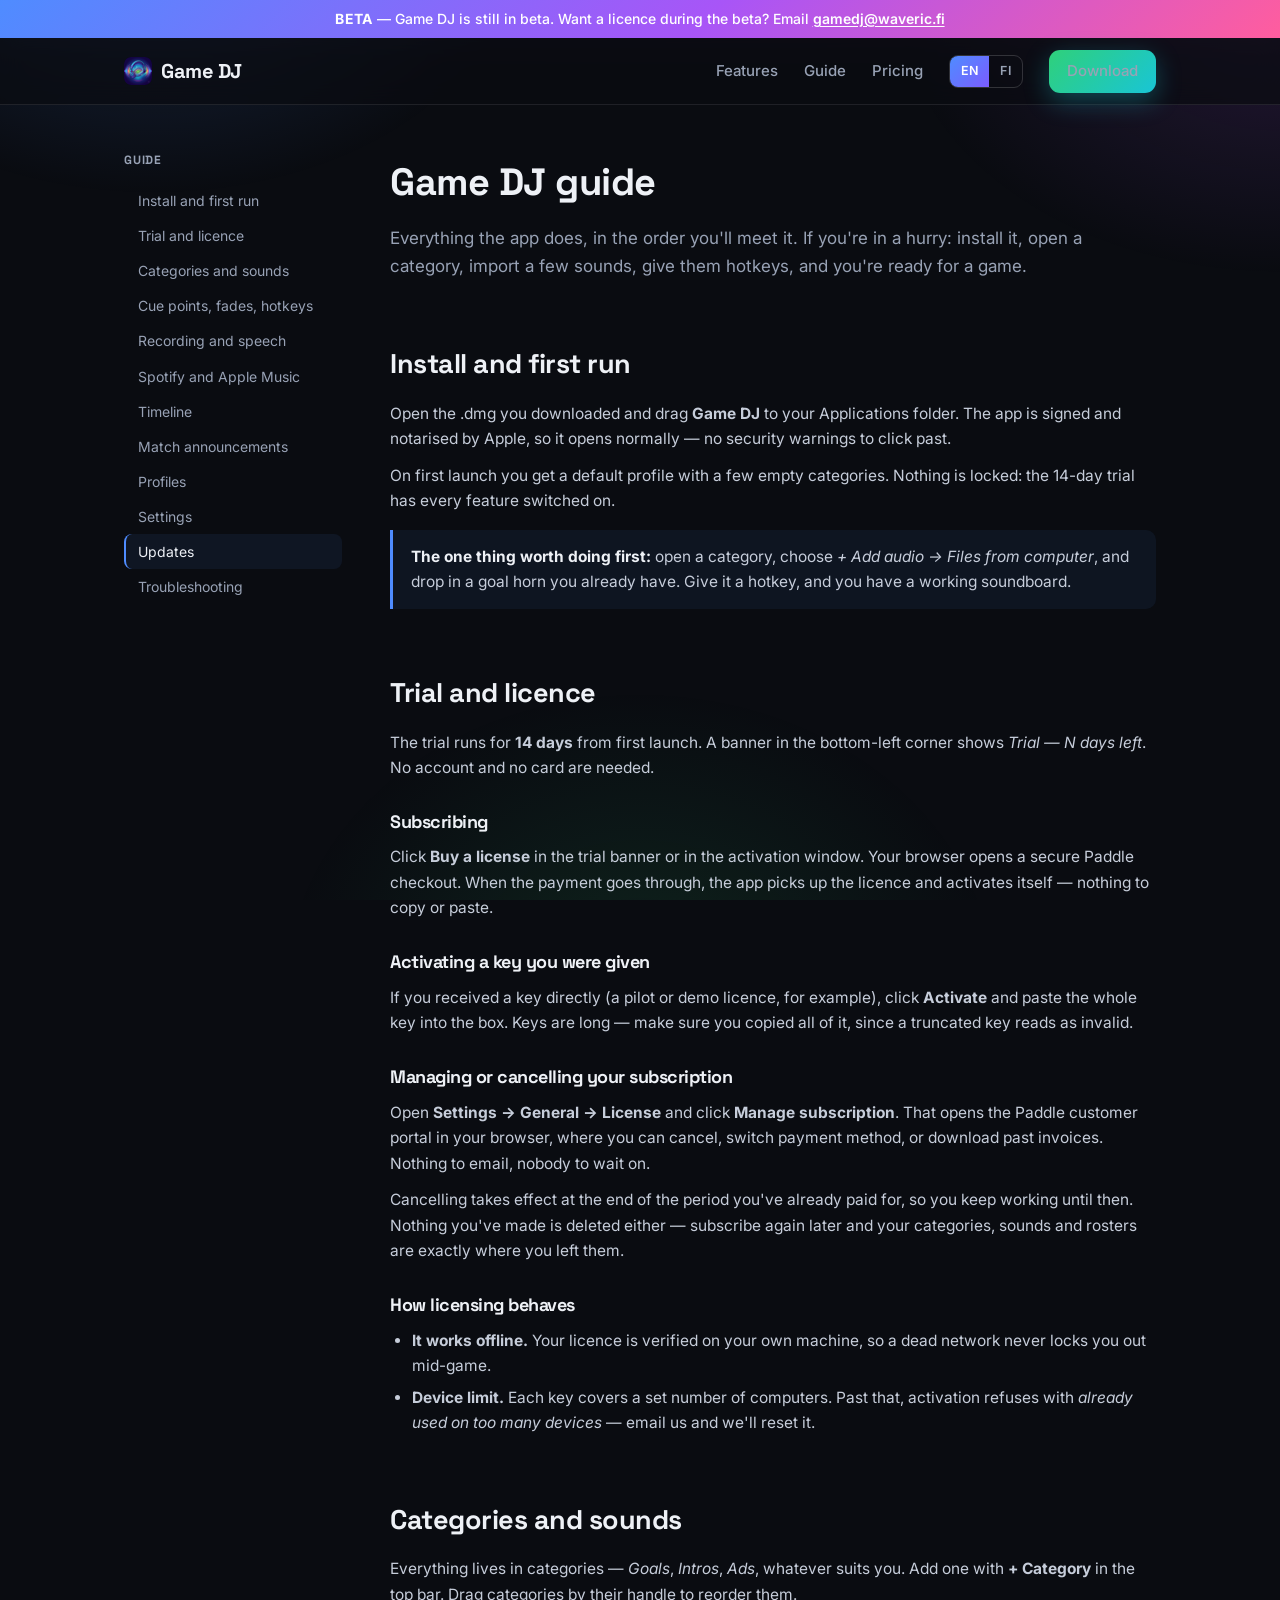
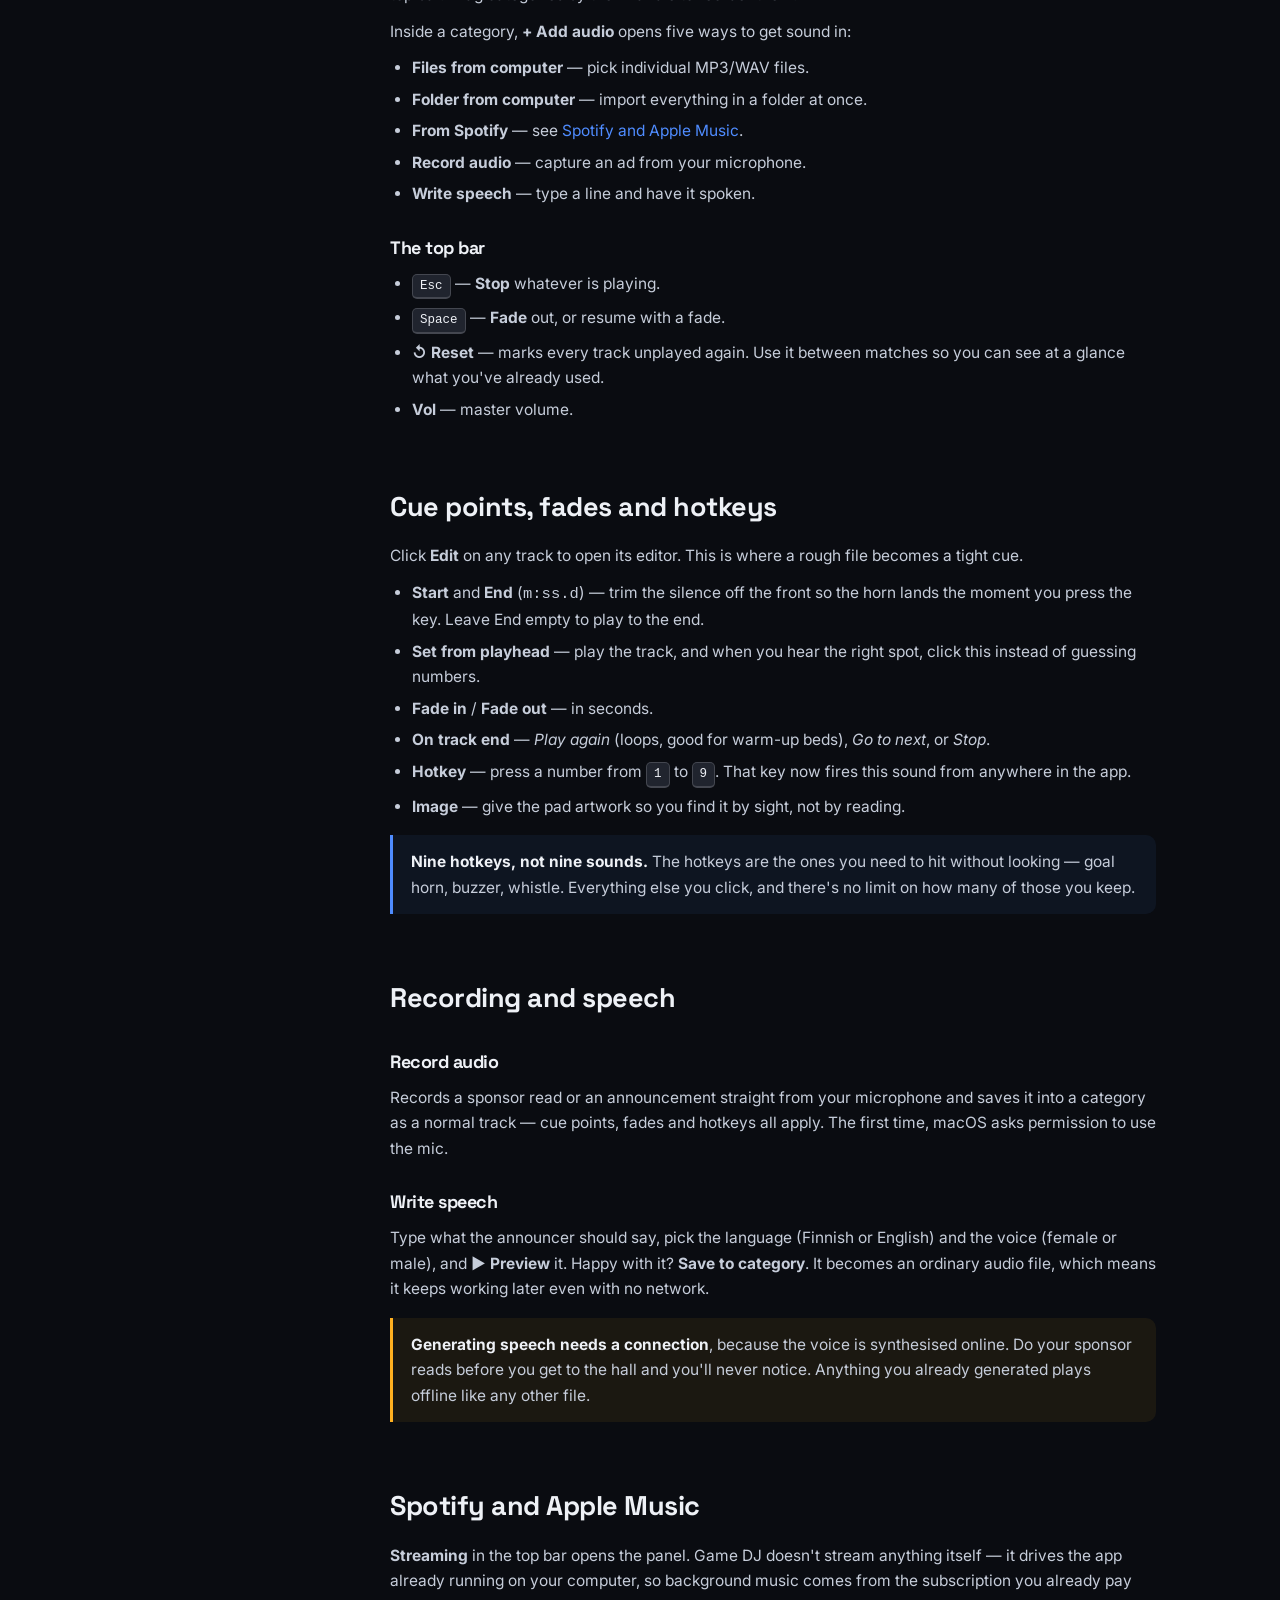
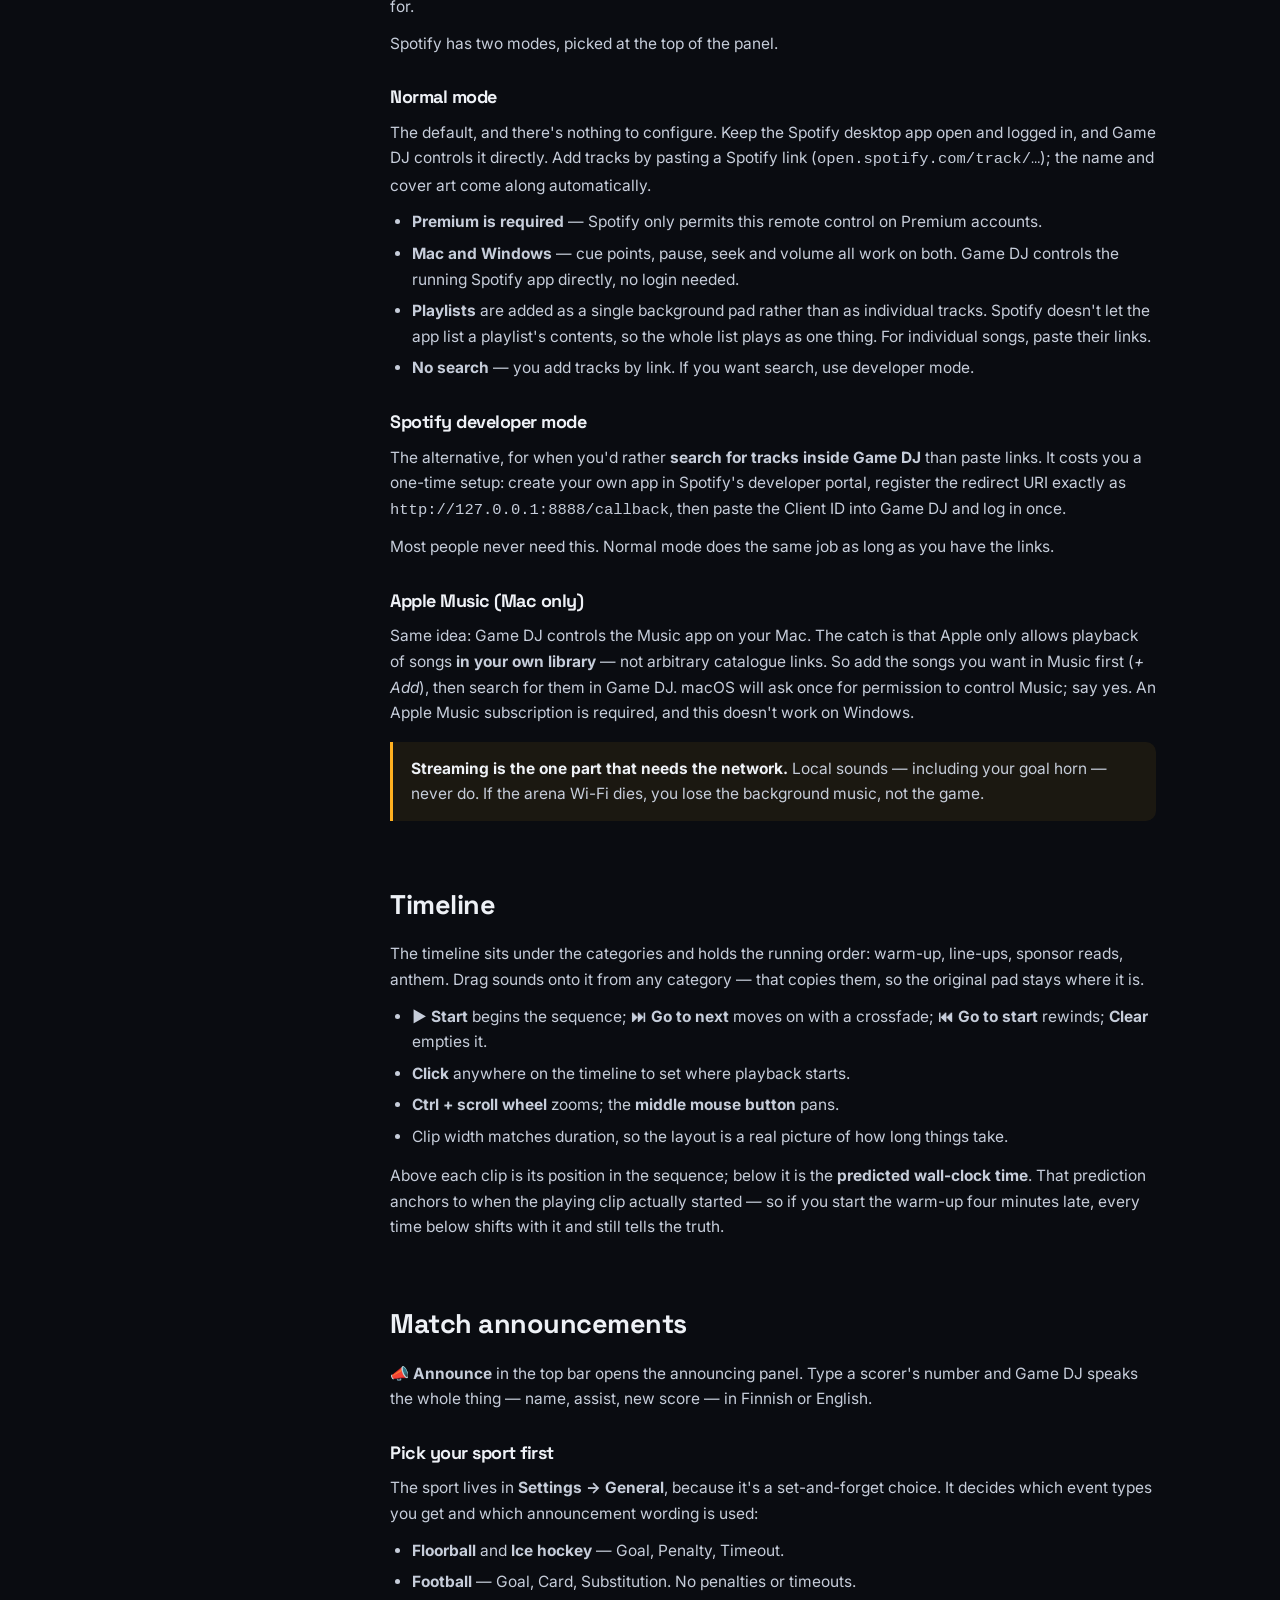
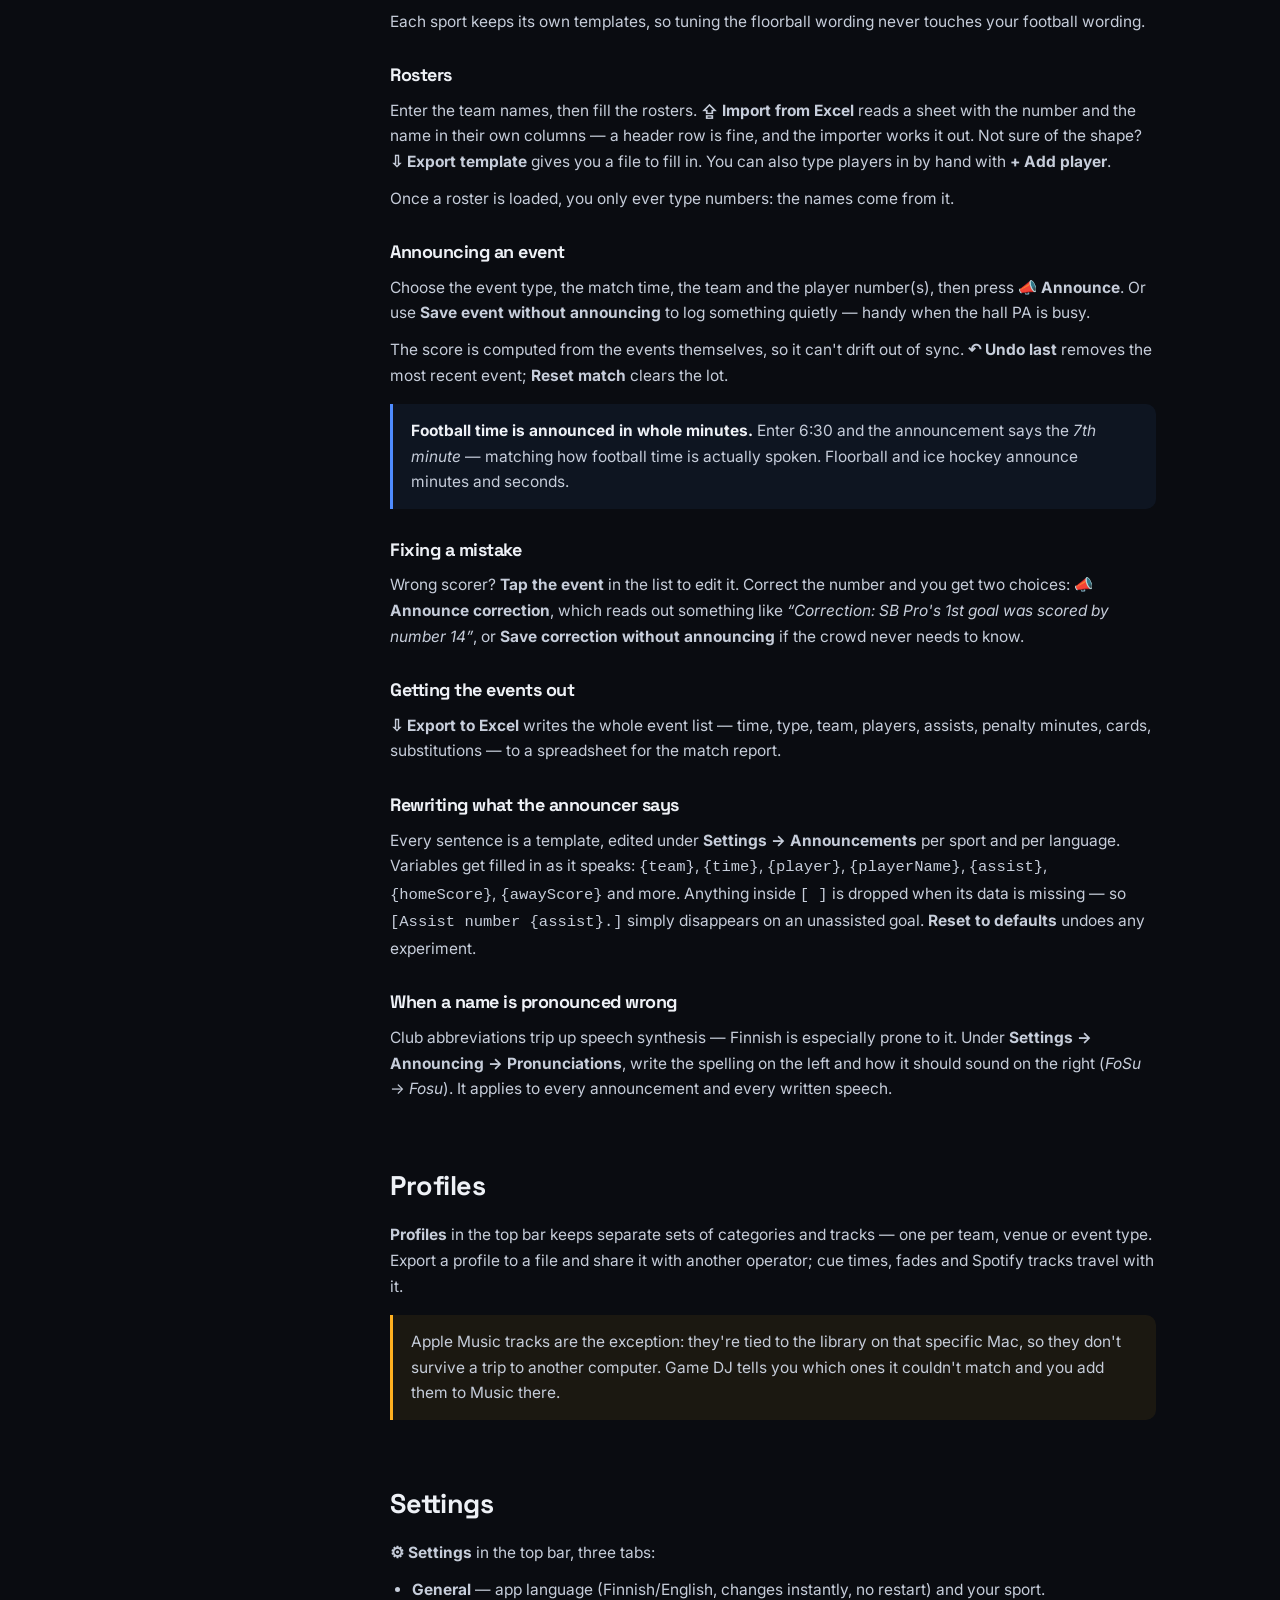
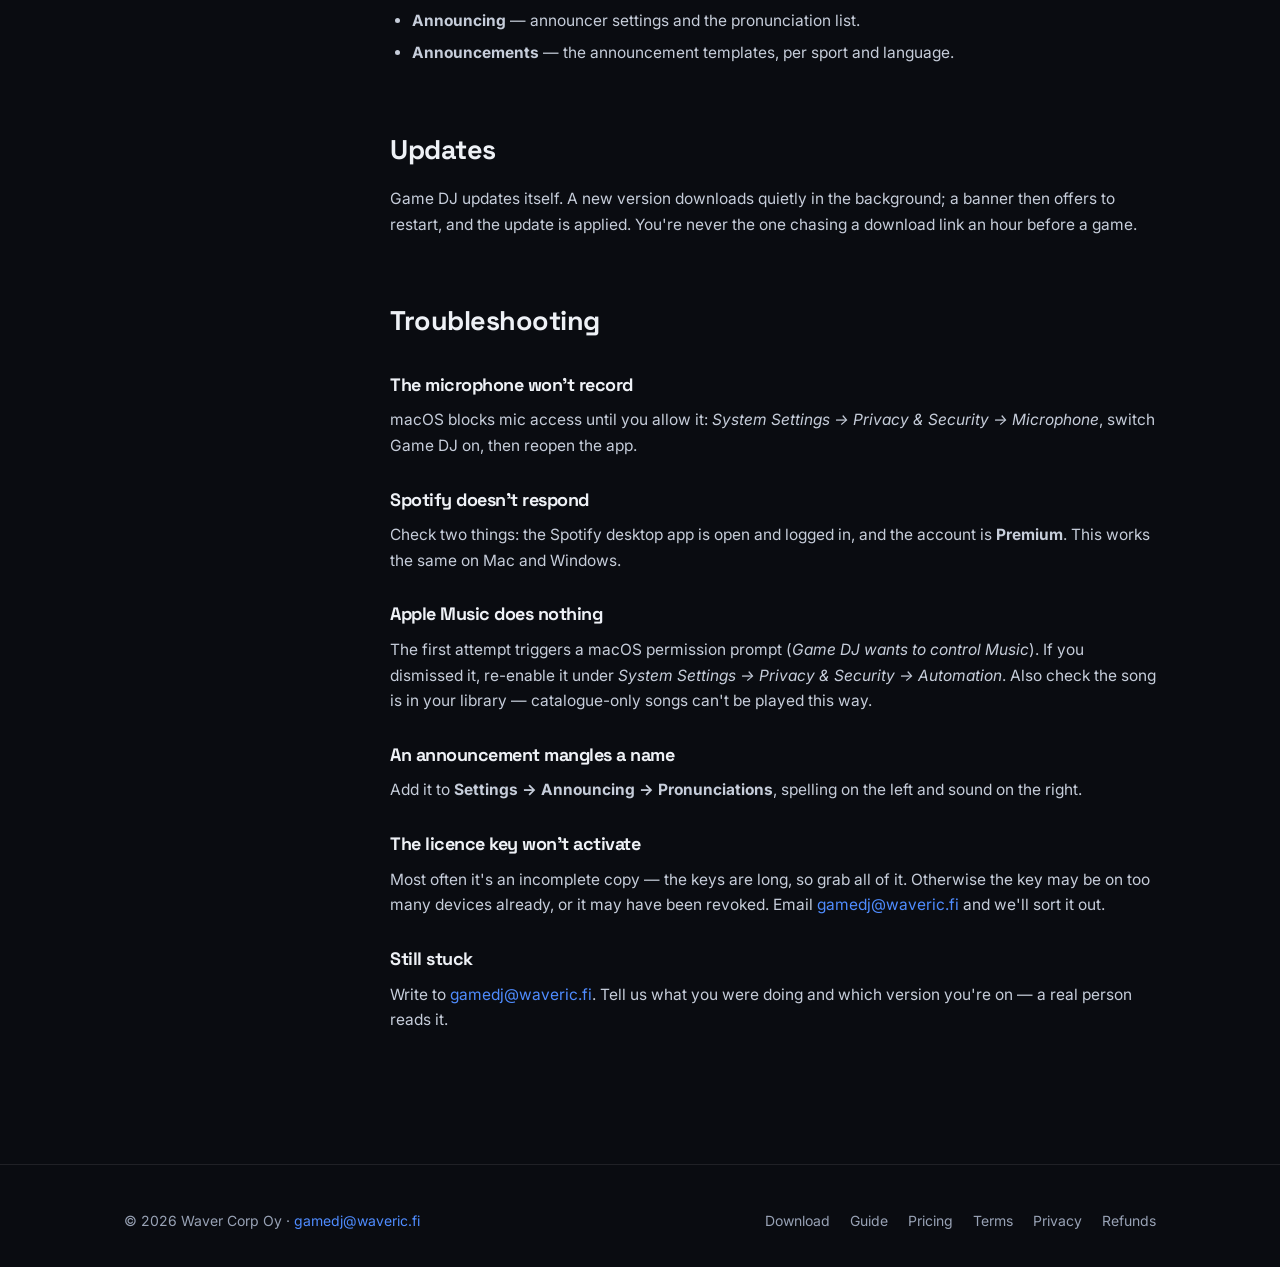
<file: docs.html>
<!DOCTYPE html>
<html lang="en">
<head>
<meta charset="UTF-8">
<meta name="viewport" content="width=device-width, initial-scale=1.0">
<title>Guide — Game DJ</title>
<meta name="description" content="How to use Game DJ: sounds and hotkeys, the timeline, Spotify and Apple Music, automated match announcements, and licensing.">
<link rel="canonical" href="https://gamedj.net/docs.html">
<link rel="alternate" hreflang="en" href="https://gamedj.net/docs.html">
<link rel="alternate" hreflang="fi" href="https://gamedj.net/fi/docs.html">
<link rel="alternate" hreflang="x-default" href="https://gamedj.net/docs.html">
<script src="lang.js"></script>
<link rel="preconnect" href="https://fonts.googleapis.com">
<link rel="preconnect" href="https://fonts.gstatic.com" crossorigin>
<link href="https://fonts.googleapis.com/css2?family=Inter:wght@400;500;600&family=Space+Grotesk:wght@500;600;700&display=swap" rel="stylesheet">
<link rel="stylesheet" href="styles.css">
<link rel="icon" type="image/png" sizes="32x32" href="/assets/favicon-32.png">
<link rel="icon" type="image/png" sizes="16x16" href="/assets/favicon-16.png">
<link rel="apple-touch-icon" href="/assets/apple-touch-icon.png">
<meta property="og:type" content="website">
<meta property="og:site_name" content="Game DJ">
<meta property="og:image" content="https://gamedj.net/assets/icon-1024.png">
<meta property="og:image:width" content="1024">
<meta property="og:image:height" content="1024">
<meta name="twitter:card" content="summary_large_image">
</head>
<body>

<header class="nav">
  <div class="wrap nav-inner">
    <a href="index.html" class="logo">
      <img class="logo-mark" src="/assets/logo.png" alt="" width="28" height="28">
      Game DJ
    </a>
    <nav class="nav-links">
      <a href="index.html#tour" class="hide-sm">Features</a>
      <a href="docs.html" class="hide-sm">Guide</a>
      <a href="pricing.html">Pricing</a>
      <span class="lang-switch"><a data-lang="en" href="/docs.html">EN</a><a data-lang="fi" href="/fi/docs.html">FI</a></span>
      <a href="download.html" class="btn btn-primary" style="padding:9px 18px;">Download</a>
    </nav>
  </div>
</header>

<main class="wrap docs-layout">
  <aside class="docs-nav">
    <strong>Guide</strong>
    <a href="#install">Install and first run</a>
    <a href="#licence">Trial and licence</a>
    <a href="#sounds">Categories and sounds</a>
    <a href="#editing">Cue points, fades, hotkeys</a>
    <a href="#voice">Recording and speech</a>
    <a href="#streaming">Spotify and Apple Music</a>
    <a href="#timeline">Timeline</a>
    <a href="#announcing">Match announcements</a>
    <a href="#profiles">Profiles</a>
    <a href="#settings">Settings</a>
    <a href="#updates">Updates</a>
    <a href="#help">Troubleshooting</a>
  </aside>

  <div class="docs-body">
    <h1 style="font-size:38px; margin-bottom:10px;">Game DJ guide</h1>
    <p class="lede">Everything the app does, in the order you'll meet it. If you're in a hurry: install it, open a category, import a few sounds, give them hotkeys, and you're ready for a game.</p>

    <h2 id="install">Install and first run</h2>
    <p>Open the .dmg you downloaded and drag <strong>Game DJ</strong> to your Applications folder. The app is signed and notarised by Apple, so it opens normally — no security warnings to click past.</p>
    <p>On first launch you get a default profile with a few empty categories. Nothing is locked: the 14-day trial has every feature switched on.</p>
    <div class="note">
      <p><strong>The one thing worth doing first:</strong> open a category, choose <em>+ Add audio → Files from computer</em>, and drop in a goal horn you already have. Give it a hotkey, and you have a working soundboard.</p>
    </div>

    <h2 id="licence">Trial and licence</h2>
    <p>The trial runs for <strong>14 days</strong> from first launch. A banner in the bottom-left corner shows <em>Trial — N days left</em>. No account and no card are needed.</p>
    <h3>Subscribing</h3>
    <p>Click <strong>Buy a license</strong> in the trial banner or in the activation window. Your browser opens a secure Paddle checkout. When the payment goes through, the app picks up the licence and activates itself — nothing to copy or paste.</p>
    <h3>Activating a key you were given</h3>
    <p>If you received a key directly (a pilot or demo licence, for example), click <strong>Activate</strong> and paste the whole key into the box. Keys are long — make sure you copied all of it, since a truncated key reads as invalid.</p>
    <h3>Managing or cancelling your subscription</h3>
    <p>Open <strong>Settings → General → License</strong> and click <strong>Manage subscription</strong>. That opens the Paddle customer portal in your browser, where you can cancel, switch payment method, or download past invoices. Nothing to email, nobody to wait on.</p>
    <p>Cancelling takes effect at the end of the period you've already paid for, so you keep working until then. Nothing you've made is deleted either — subscribe again later and your categories, sounds and rosters are exactly where you left them.</p>

    <h3>How licensing behaves</h3>
    <ul>
      <li><strong>It works offline.</strong> Your licence is verified on your own machine, so a dead network never locks you out mid-game.</li>
      <li><strong>Device limit.</strong> Each key covers a set number of computers. Past that, activation refuses with <em>already used on too many devices</em> — email us and we'll reset it.</li>
    </ul>

    <h2 id="sounds">Categories and sounds</h2>
    <p>Everything lives in categories — <em>Goals</em>, <em>Intros</em>, <em>Ads</em>, whatever suits you. Add one with <strong>+ Category</strong> in the top bar. Drag categories by their handle to reorder them.</p>
    <p>Inside a category, <strong>+ Add audio</strong> opens five ways to get sound in:</p>
    <ul>
      <li><strong>Files from computer</strong> — pick individual MP3/WAV files.</li>
      <li><strong>Folder from computer</strong> — import everything in a folder at once.</li>
      <li><strong>From Spotify</strong> — see <a href="#streaming">Spotify and Apple Music</a>.</li>
      <li><strong>Record audio</strong> — capture an ad from your microphone.</li>
      <li><strong>Write speech</strong> — type a line and have it spoken.</li>
    </ul>

    <h3>The top bar</h3>
    <ul>
      <li><span class="kbd">Esc</span> — <strong>Stop</strong> whatever is playing.</li>
      <li><span class="kbd">Space</span> — <strong>Fade</strong> out, or resume with a fade.</li>
      <li><strong>↺ Reset</strong> — marks every track unplayed again. Use it between matches so you can see at a glance what you've already used.</li>
      <li><strong>Vol</strong> — master volume.</li>
    </ul>

    <h2 id="editing">Cue points, fades and hotkeys</h2>
    <p>Click <strong>Edit</strong> on any track to open its editor. This is where a rough file becomes a tight cue.</p>
    <ul>
      <li><strong>Start</strong> and <strong>End</strong> (<code>m:ss.d</code>) — trim the silence off the front so the horn lands the moment you press the key. Leave End empty to play to the end.</li>
      <li><strong>Set from playhead</strong> — play the track, and when you hear the right spot, click this instead of guessing numbers.</li>
      <li><strong>Fade in</strong> / <strong>Fade out</strong> — in seconds.</li>
      <li><strong>On track end</strong> — <em>Play again</em> (loops, good for warm-up beds), <em>Go to next</em>, or <em>Stop</em>.</li>
      <li><strong>Hotkey</strong> — press a number from <span class="kbd">1</span> to <span class="kbd">9</span>. That key now fires this sound from anywhere in the app.</li>
      <li><strong>Image</strong> — give the pad artwork so you find it by sight, not by reading.</li>
    </ul>
    <div class="note">
      <p><strong>Nine hotkeys, not nine sounds.</strong> The hotkeys are the ones you need to hit without looking — goal horn, buzzer, whistle. Everything else you click, and there's no limit on how many of those you keep.</p>
    </div>

    <h2 id="voice">Recording and speech</h2>
    <h3>Record audio</h3>
    <p>Records a sponsor read or an announcement straight from your microphone and saves it into a category as a normal track — cue points, fades and hotkeys all apply. The first time, macOS asks permission to use the mic.</p>
    <h3>Write speech</h3>
    <p>Type what the announcer should say, pick the language (Finnish or English) and the voice (female or male), and <strong>▶ Preview</strong> it. Happy with it? <strong>Save to category</strong>. It becomes an ordinary audio file, which means it keeps working later even with no network.</p>
    <div class="note warn">
      <p><strong>Generating speech needs a connection</strong>, because the voice is synthesised online. Do your sponsor reads before you get to the hall and you'll never notice. Anything you already generated plays offline like any other file.</p>
    </div>

    <h2 id="streaming">Spotify and Apple Music</h2>
    <p><strong>Streaming</strong> in the top bar opens the panel. Game DJ doesn't stream anything itself — it drives the app already running on your computer, so background music comes from the subscription you already pay for.</p>

    <p>Spotify has two modes, picked at the top of the panel.</p>

    <h3>Normal mode</h3>
    <p>The default, and there's nothing to configure. Keep the Spotify desktop app open and logged in, and Game DJ controls it directly. Add tracks by pasting a Spotify link (<code>open.spotify.com/track/…</code>); the name and cover art come along automatically.</p>
    <ul>
      <li><strong>Premium is required</strong> — Spotify only permits this remote control on Premium accounts.</li>
      <li><strong>Mac and Windows</strong> — cue points, pause, seek and volume all work on both. Game DJ controls the running Spotify app directly, no login needed.</li>
      <li><strong>Playlists</strong> are added as a single background pad rather than as individual tracks. Spotify doesn't let the app list a playlist's contents, so the whole list plays as one thing. For individual songs, paste their links.</li>
      <li><strong>No search</strong> — you add tracks by link. If you want search, use developer mode.</li>
    </ul>

    <h3>Spotify developer mode</h3>
    <p>The alternative, for when you'd rather <strong>search for tracks inside Game DJ</strong> than paste links. It costs you a one-time setup: create your own app in Spotify's developer portal, register the redirect URI exactly as <code>http://127.0.0.1:8888/callback</code>, then paste the Client ID into Game DJ and log in once.</p>
    <p>Most people never need this. Normal mode does the same job as long as you have the links.</p>

    <h3>Apple Music (Mac only)</h3>
    <p>Same idea: Game DJ controls the Music app on your Mac. The catch is that Apple only allows playback of songs <strong>in your own library</strong> — not arbitrary catalogue links. So add the songs you want in Music first (<em>+ Add</em>), then search for them in Game DJ. macOS will ask once for permission to control Music; say yes. An Apple Music subscription is required, and this doesn't work on Windows.</p>

    <div class="note warn">
      <p><strong>Streaming is the one part that needs the network.</strong> Local sounds — including your goal horn — never do. If the arena Wi-Fi dies, you lose the background music, not the game.</p>
    </div>

    <h2 id="timeline">Timeline</h2>
    <p>The timeline sits under the categories and holds the running order: warm-up, line-ups, sponsor reads, anthem. Drag sounds onto it from any category — that copies them, so the original pad stays where it is.</p>
    <ul>
      <li><strong>▶ Start</strong> begins the sequence; <strong>⏭ Go to next</strong> moves on with a crossfade; <strong>⏮ Go to start</strong> rewinds; <strong>Clear</strong> empties it.</li>
      <li><strong>Click</strong> anywhere on the timeline to set where playback starts.</li>
      <li><strong>Ctrl + scroll wheel</strong> zooms; the <strong>middle mouse button</strong> pans.</li>
      <li>Clip width matches duration, so the layout is a real picture of how long things take.</li>
    </ul>
    <p>Above each clip is its position in the sequence; below it is the <strong>predicted wall-clock time</strong>. That prediction anchors to when the playing clip actually started — so if you start the warm-up four minutes late, every time below shifts with it and still tells the truth.</p>

    <h2 id="announcing">Match announcements</h2>
    <p><strong>📣 Announce</strong> in the top bar opens the announcing panel. Type a scorer's number and Game DJ speaks the whole thing — name, assist, new score — in Finnish or English.</p>

    <h3>Pick your sport first</h3>
    <p>The sport lives in <strong>Settings → General</strong>, because it's a set-and-forget choice. It decides which event types you get and which announcement wording is used:</p>
    <ul>
      <li><strong>Floorball</strong> and <strong>Ice hockey</strong> — Goal, Penalty, Timeout.</li>
      <li><strong>Football</strong> — Goal, Card, Substitution. No penalties or timeouts.</li>
    </ul>
    <p>Each sport keeps its own templates, so tuning the floorball wording never touches your football wording.</p>

    <h3>Rosters</h3>
    <p>Enter the team names, then fill the rosters. <strong>⇪ Import from Excel</strong> reads a sheet with the number and the name in their own columns — a header row is fine, and the importer works it out. Not sure of the shape? <strong>⇩ Export template</strong> gives you a file to fill in. You can also type players in by hand with <strong>+ Add player</strong>.</p>
    <p>Once a roster is loaded, you only ever type numbers: the names come from it.</p>

    <h3>Announcing an event</h3>
    <p>Choose the event type, the match time, the team and the player number(s), then press <strong>📣 Announce</strong>. Or use <strong>Save event without announcing</strong> to log something quietly — handy when the hall PA is busy.</p>
    <p>The score is computed from the events themselves, so it can't drift out of sync. <strong>↶ Undo last</strong> removes the most recent event; <strong>Reset match</strong> clears the lot.</p>
    <div class="note">
      <p><strong>Football time is announced in whole minutes.</strong> Enter 6:30 and the announcement says the <em>7th minute</em> — matching how football time is actually spoken. Floorball and ice hockey announce minutes and seconds.</p>
    </div>

    <h3>Fixing a mistake</h3>
    <p>Wrong scorer? <strong>Tap the event</strong> in the list to edit it. Correct the number and you get two choices: <strong>📣 Announce correction</strong>, which reads out something like <em>“Correction: SB Pro's 1st goal was scored by number 14”</em>, or <strong>Save correction without announcing</strong> if the crowd never needs to know.</p>

    <h3>Getting the events out</h3>
    <p><strong>⇩ Export to Excel</strong> writes the whole event list — time, type, team, players, assists, penalty minutes, cards, substitutions — to a spreadsheet for the match report.</p>

    <h3>Rewriting what the announcer says</h3>
    <p>Every sentence is a template, edited under <strong>Settings → Announcements</strong> per sport and per language. Variables get filled in as it speaks: <code>{team}</code>, <code>{time}</code>, <code>{player}</code>, <code>{playerName}</code>, <code>{assist}</code>, <code>{homeScore}</code>, <code>{awayScore}</code> and more. Anything inside <code>[ ]</code> is dropped when its data is missing — so <code>[Assist number {assist}.]</code> simply disappears on an unassisted goal. <strong>Reset to defaults</strong> undoes any experiment.</p>

    <h3>When a name is pronounced wrong</h3>
    <p>Club abbreviations trip up speech synthesis — Finnish is especially prone to it. Under <strong>Settings → Announcing → Pronunciations</strong>, write the spelling on the left and how it should sound on the right (<em>FoSu</em> → <em>Fosu</em>). It applies to every announcement and every written speech.</p>

    <h2 id="profiles">Profiles</h2>
    <p><strong>Profiles</strong> in the top bar keeps separate sets of categories and tracks — one per team, venue or event type. Export a profile to a file and share it with another operator; cue times, fades and Spotify tracks travel with it.</p>
    <div class="note warn">
      <p>Apple Music tracks are the exception: they're tied to the library on that specific Mac, so they don't survive a trip to another computer. Game DJ tells you which ones it couldn't match and you add them to Music there.</p>
    </div>

    <h2 id="settings">Settings</h2>
    <p><strong>⚙ Settings</strong> in the top bar, three tabs:</p>
    <ul>
      <li><strong>General</strong> — app language (Finnish/English, changes instantly, no restart) and your sport.</li>
      <li><strong>Announcing</strong> — announcer settings and the pronunciation list.</li>
      <li><strong>Announcements</strong> — the announcement templates, per sport and language.</li>
    </ul>

    <h2 id="updates">Updates</h2>
    <p>Game DJ updates itself. A new version downloads quietly in the background; a banner then offers to restart, and the update is applied. You're never the one chasing a download link an hour before a game.</p>

    <h2 id="help">Troubleshooting</h2>
    <h3>The microphone won't record</h3>
    <p>macOS blocks mic access until you allow it: <em>System Settings → Privacy &amp; Security → Microphone</em>, switch Game DJ on, then reopen the app.</p>
    <h3>Spotify doesn't respond</h3>
    <p>Check two things: the Spotify desktop app is open and logged in, and the account is <strong>Premium</strong>. This works the same on Mac and Windows.</p>
    <h3>Apple Music does nothing</h3>
    <p>The first attempt triggers a macOS permission prompt (<em>Game DJ wants to control Music</em>). If you dismissed it, re-enable it under <em>System Settings → Privacy &amp; Security → Automation</em>. Also check the song is in your library — catalogue-only songs can't be played this way.</p>
    <h3>An announcement mangles a name</h3>
    <p>Add it to <strong>Settings → Announcing → Pronunciations</strong>, spelling on the left and sound on the right.</p>
    <h3>The licence key won't activate</h3>
    <p>Most often it's an incomplete copy — the keys are long, so grab all of it. Otherwise the key may be on too many devices already, or it may have been revoked. Email <a href="mailto:gamedj@waveric.fi">gamedj@waveric.fi</a> and we'll sort it out.</p>
    <h3>Still stuck</h3>
    <p>Write to <a href="mailto:gamedj@waveric.fi">gamedj@waveric.fi</a>. Tell us what you were doing and which version you're on — a real person reads it.</p>
  </div>
</main>

<footer class="site">
  <div class="wrap footer-inner">
    <div>© 2026 Waver Corp Oy · <a href="mailto:gamedj@waveric.fi">gamedj@waveric.fi</a></div>
    <div class="footer-links">
      <a href="download.html">Download</a>
      <a href="docs.html">Guide</a>
      <a href="pricing.html">Pricing</a>
      <a href="terms.html">Terms</a>
      <a href="privacy.html">Privacy</a>
      <a href="refund.html">Refunds</a>
    </div>
  </div>
</footer>

<script>
/* Highlight the section you're reading in the sidebar. */
(function () {
  var links = [].slice.call(document.querySelectorAll('.docs-nav a'))
  var targets = links
    .map(function (a) { return document.getElementById(a.getAttribute('href').slice(1)) })
    .filter(Boolean)
  if (!targets.length || !window.IntersectionObserver) return

  var visible = {}
  var obs = new IntersectionObserver(function (entries) {
    entries.forEach(function (e) { visible[e.target.id] = e.isIntersecting })
    var active = null
    for (var i = 0; i < targets.length; i++) {
      if (visible[targets[i].id]) { active = targets[i].id; break }
    }
    if (!active) return
    links.forEach(function (a) {
      a.classList.toggle('active', a.getAttribute('href') === '#' + active)
    })
  }, { rootMargin: '-80px 0px -70% 0px' })
  targets.forEach(function (t) { obs.observe(t) })
})()
</script>

</body>
</html>
</file>
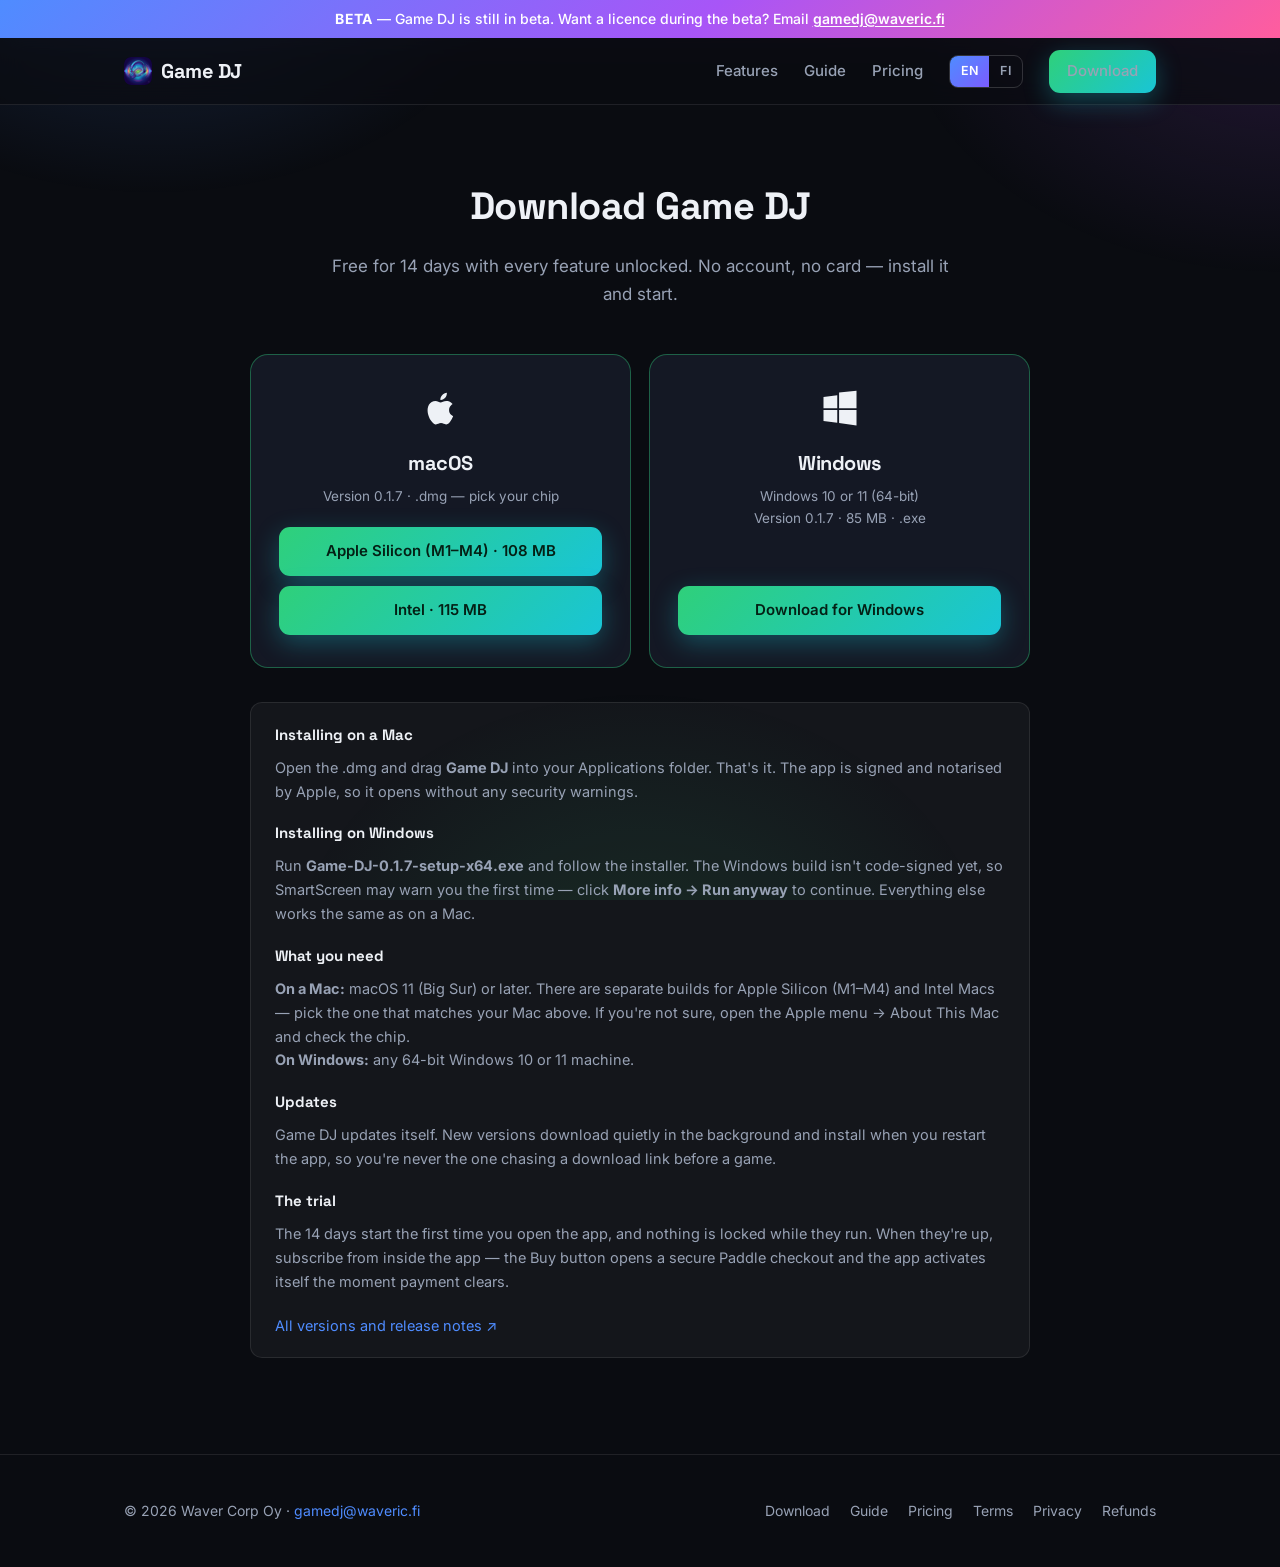
<file: download.html>
<!DOCTYPE html>
<html lang="en">
<head>
<meta charset="UTF-8">
<meta name="viewport" content="width=device-width, initial-scale=1.0">
<title>Download — Game DJ</title>
<meta name="description" content="Download Game DJ for macOS and start a free 14-day trial. All features unlocked, no card required.">
<link rel="canonical" href="https://gamedj.net/download.html">
<link rel="alternate" hreflang="en" href="https://gamedj.net/download.html">
<link rel="alternate" hreflang="fi" href="https://gamedj.net/fi/download.html">
<link rel="alternate" hreflang="x-default" href="https://gamedj.net/download.html">
<script src="lang.js"></script>
<link rel="preconnect" href="https://fonts.googleapis.com">
<link rel="preconnect" href="https://fonts.gstatic.com" crossorigin>
<link href="https://fonts.googleapis.com/css2?family=Inter:wght@400;500;600&family=Space+Grotesk:wght@500;600;700&display=swap" rel="stylesheet">
<link rel="stylesheet" href="styles.css">
<link rel="icon" type="image/png" sizes="32x32" href="/assets/favicon-32.png">
<link rel="icon" type="image/png" sizes="16x16" href="/assets/favicon-16.png">
<link rel="apple-touch-icon" href="/assets/apple-touch-icon.png">
<meta property="og:type" content="website">
<meta property="og:site_name" content="Game DJ">
<meta property="og:image" content="https://gamedj.net/assets/icon-1024.png">
<meta property="og:image:width" content="1024">
<meta property="og:image:height" content="1024">
<meta name="twitter:card" content="summary_large_image">
</head>
<body>

<header class="nav">
  <div class="wrap nav-inner">
    <a href="index.html" class="logo">
      <img class="logo-mark" src="/assets/logo.png" alt="" width="28" height="28">
      Game DJ
    </a>
    <nav class="nav-links">
      <a href="index.html#tour" class="hide-sm">Features</a>
      <a href="docs.html" class="hide-sm">Guide</a>
      <a href="pricing.html">Pricing</a>
      <span class="lang-switch"><a data-lang="en" href="/download.html">EN</a><a data-lang="fi" href="/fi/download.html">FI</a></span>
      <a href="download.html" class="btn btn-primary" style="padding:9px 18px;">Download</a>
    </nav>
  </div>
</header>

<main>
  <section style="padding-top:70px;">
    <div class="wrap">
      <div class="section-head">
        <h2>Download Game DJ</h2>
        <p>Free for 14 days with every feature unlocked. No account, no card — install it and start.</p>
      </div>

      <div class="dl-grid">
        <div class="dl-card primary">
          <div class="dl-os">
            <svg viewBox="0 0 24 24" fill="currentColor" aria-hidden="true"><path d="M16.4 12.7c0-2.2 1.8-3.3 1.9-3.4-1-1.5-2.6-1.7-3.2-1.7-1.4-.1-2.7.8-3.3.8-.7 0-1.7-.8-2.8-.8-1.5 0-2.8.8-3.6 2.1-1.5 2.6-.4 6.5 1.1 8.6.7 1 1.6 2.2 2.7 2.1 1.1 0 1.5-.7 2.8-.7s1.7.7 2.8.7c1.2 0 1.9-1 2.6-2.1.8-1.2 1.2-2.4 1.2-2.4s-2.2-.9-2.2-3.2zM14.3 5.9c.6-.7 1-1.7.9-2.7-.9 0-2 .6-2.6 1.3-.6.6-1.1 1.7-.9 2.6 1 .1 2-.5 2.6-1.2z"/></svg>
          </div>
          <h3>macOS</h3>
          <div class="dl-meta">Version 0.1.7 · .dmg — pick your chip</div>
          <a href="https://github.com/markustaalto-bot/game-dj-releases/releases/download/v0.1.7/Game-DJ-0.1.7-arm64.dmg" class="btn btn-primary">Apple Silicon (M1–M4) · 108 MB</a>
          <a href="https://github.com/markustaalto-bot/game-dj-releases/releases/download/v0.1.7/Game-DJ-0.1.7.dmg" class="btn btn-primary" style="margin-top:10px;">Intel · 115 MB</a>
        </div>

        <div class="dl-card primary">
          <div class="dl-os">
            <svg viewBox="0 0 24 24" fill="currentColor" aria-hidden="true"><path d="M3 5.5l7.5-1v7.1H3V5.5zm0 13l7.5 1v-7h-7.5v6zm8.5 1.2L21 21V12.6h-9.5v7.1zM11.5 3v8.6H21V2l-9.5 1z"/></svg>
          </div>
          <h3>Windows</h3>
          <div class="dl-meta">Windows 10 or 11 (64-bit)<br>Version 0.1.7 · 85 MB · .exe</div>
          <a href="https://github.com/markustaalto-bot/game-dj-releases/releases/download/v0.1.7/Game-DJ-0.1.7-setup-x64.exe" class="btn btn-primary">Download for Windows</a>
        </div>
      </div>

      <div class="dl-note">
        <h4>Installing on a Mac</h4>
        <p>Open the .dmg and drag <strong>Game DJ</strong> into your Applications folder. That's it. The app is signed and notarised by Apple, so it opens without any security warnings.</p>

        <h4>Installing on Windows</h4>
        <p>Run <strong>Game-DJ-0.1.7-setup-x64.exe</strong> and follow the installer. The Windows build isn't code-signed yet, so SmartScreen may warn you the first time — click <strong>More info → Run anyway</strong> to continue. Everything else works the same as on a Mac.</p>

        <h4>What you need</h4>
        <p><strong>On a Mac:</strong> macOS 11 (Big Sur) or later. There are separate builds for Apple Silicon (M1–M4) and Intel Macs — pick the one that matches your Mac above. If you're not sure, open the Apple menu → About This Mac and check the chip.<br><strong>On Windows:</strong> any 64-bit Windows 10 or 11 machine.</p>

        <h4>Updates</h4>
        <p>Game DJ updates itself. New versions download quietly in the background and install when you restart the app, so you're never the one chasing a download link before a game.</p>

        <h4>The trial</h4>
        <p>The 14 days start the first time you open the app, and nothing is locked while they run. When they're up, subscribe from inside the app — the Buy button opens a secure Paddle checkout and the app activates itself the moment payment clears.</p>

        <p style="margin-top:20px;"><a href="https://github.com/markustaalto-bot/game-dj-releases/releases">All versions and release notes ↗</a></p>
      </div>
    </div>
  </section>
</main>

<footer class="site">
  <div class="wrap footer-inner">
    <div>© 2026 Waver Corp Oy · <a href="mailto:gamedj@waveric.fi">gamedj@waveric.fi</a></div>
    <div class="footer-links">
      <a href="download.html">Download</a>
      <a href="docs.html">Guide</a>
      <a href="pricing.html">Pricing</a>
      <a href="terms.html">Terms</a>
      <a href="privacy.html">Privacy</a>
      <a href="refund.html">Refunds</a>
    </div>
  </div>
</footer>

</body>
</html>
</file>
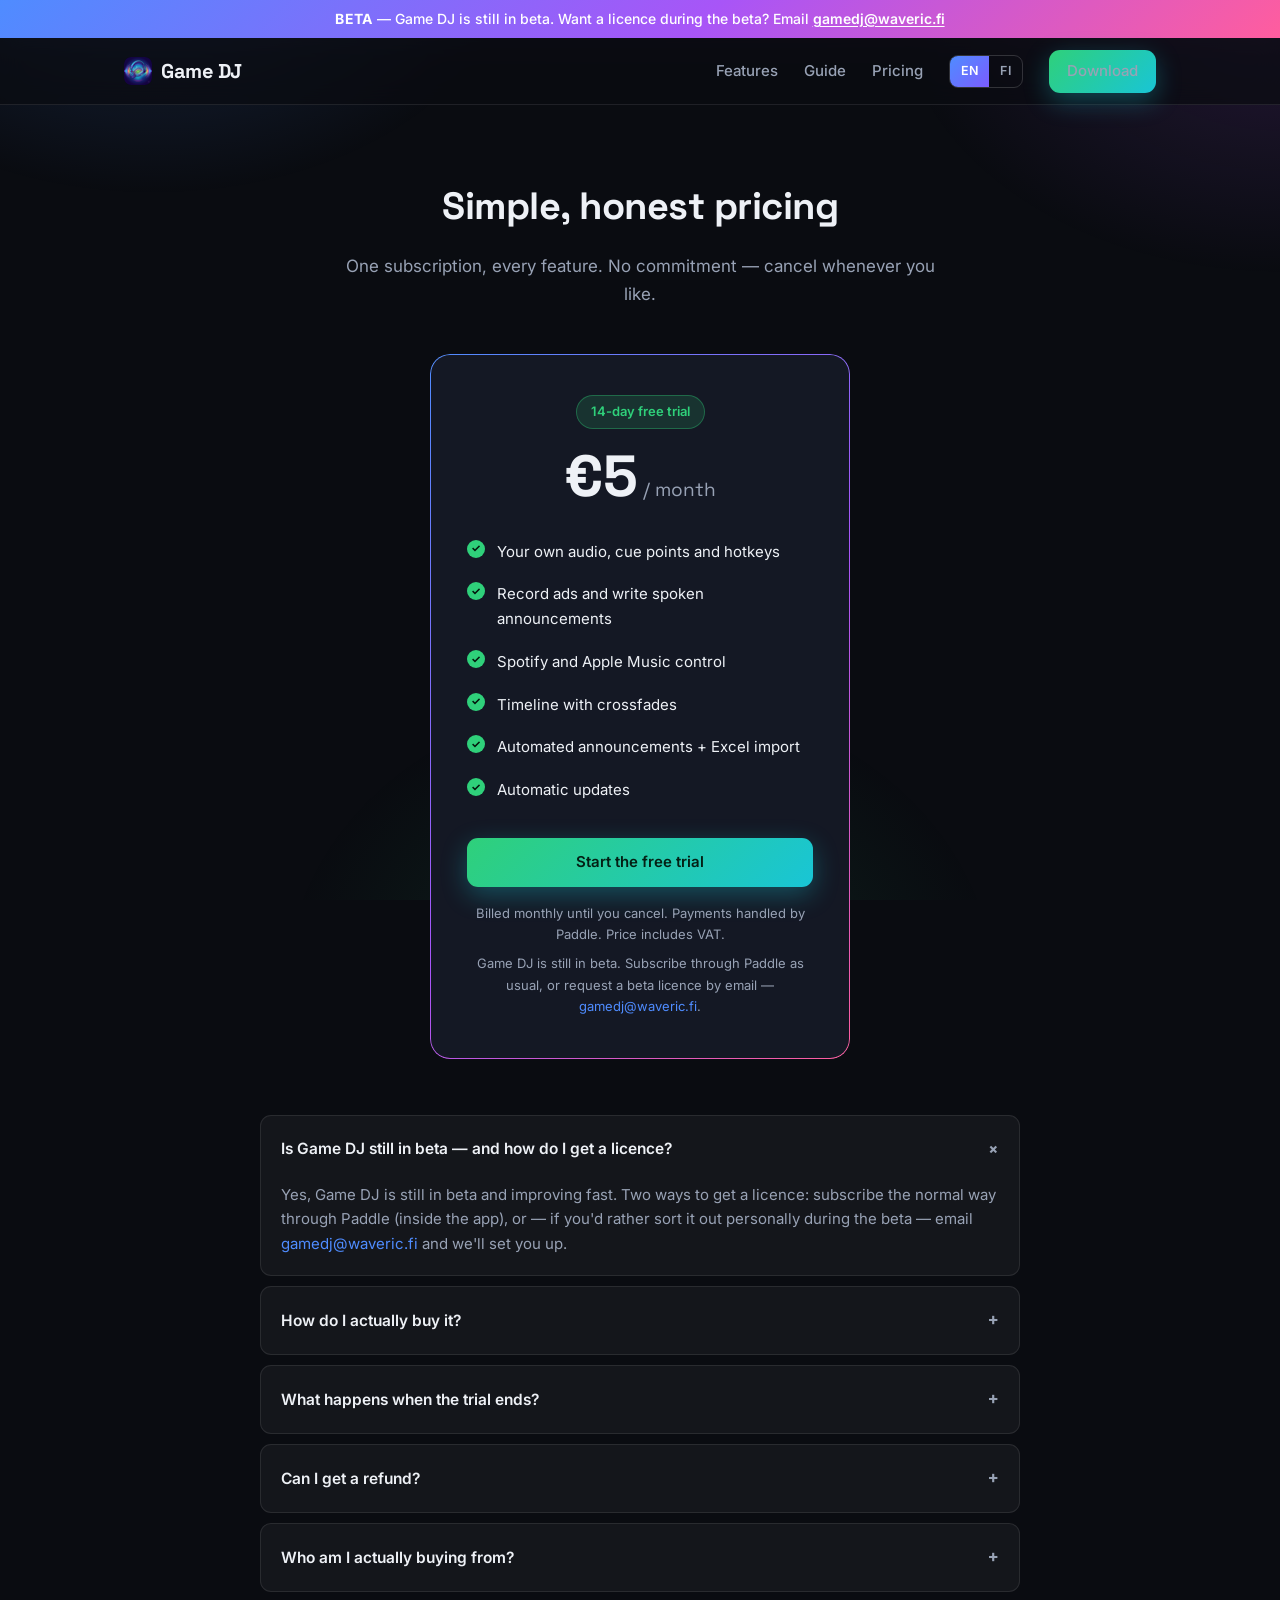
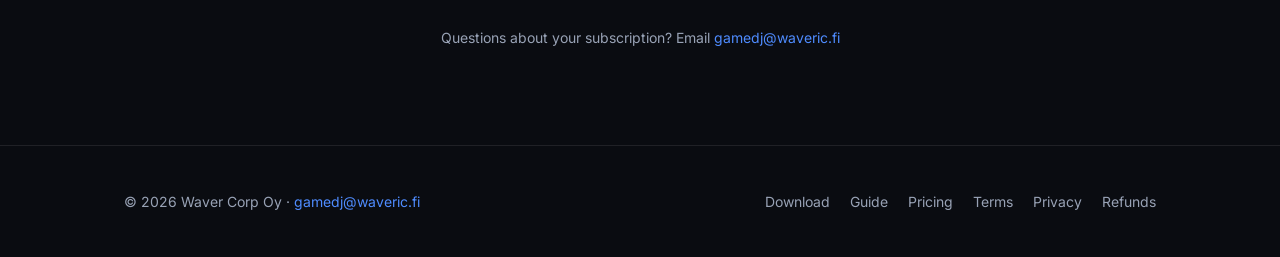
<file: pricing.html>
<!DOCTYPE html>
<html lang="en">
<head>
<meta charset="UTF-8">
<meta name="viewport" content="width=device-width, initial-scale=1.0">
<title>Pricing — Game DJ</title>
<meta name="description" content="Game DJ is €5 per month, VAT included. All features, free 14-day trial, cancel anytime.">
<link rel="canonical" href="https://gamedj.net/pricing.html">
<link rel="alternate" hreflang="en" href="https://gamedj.net/pricing.html">
<link rel="alternate" hreflang="fi" href="https://gamedj.net/fi/pricing.html">
<link rel="alternate" hreflang="x-default" href="https://gamedj.net/pricing.html">
<script src="lang.js"></script>
<link rel="preconnect" href="https://fonts.googleapis.com">
<link rel="preconnect" href="https://fonts.gstatic.com" crossorigin>
<link href="https://fonts.googleapis.com/css2?family=Inter:wght@400;500;600&family=Space+Grotesk:wght@500;600;700&display=swap" rel="stylesheet">
<link rel="stylesheet" href="styles.css">
<link rel="icon" type="image/png" sizes="32x32" href="/assets/favicon-32.png">
<link rel="icon" type="image/png" sizes="16x16" href="/assets/favicon-16.png">
<link rel="apple-touch-icon" href="/assets/apple-touch-icon.png">
<meta property="og:type" content="website">
<meta property="og:site_name" content="Game DJ">
<meta property="og:image" content="https://gamedj.net/assets/icon-1024.png">
<meta property="og:image:width" content="1024">
<meta property="og:image:height" content="1024">
<meta name="twitter:card" content="summary_large_image">
</head>
<body>

<header class="nav">
  <div class="wrap nav-inner">
    <a href="index.html" class="logo">
      <img class="logo-mark" src="/assets/logo.png" alt="" width="28" height="28">
      Game DJ
    </a>
    <nav class="nav-links">
      <a href="index.html#tour" class="hide-sm">Features</a>
      <a href="docs.html" class="hide-sm">Guide</a>
      <a href="pricing.html">Pricing</a>
      <span class="lang-switch"><a data-lang="en" href="/pricing.html">EN</a><a data-lang="fi" href="/fi/pricing.html">FI</a></span>
      <a href="download.html" class="btn btn-primary" style="padding:9px 18px;">Download</a>
    </nav>
  </div>
</header>

<main>
  <section style="padding-top:70px;">
    <div class="wrap">
      <div class="section-head">
        <h2>Simple, honest pricing</h2>
        <p>One subscription, every feature. No commitment — cancel whenever you like.</p>
      </div>
      <div class="price-card">
        <div class="price-badge">14-day free trial</div>
        <div class="amount">€5<small> / month</small></div>
        <ul>
          <li>Your own audio, cue points and hotkeys</li>
          <li>Record ads and write spoken announcements</li>
          <li>Spotify and Apple Music control</li>
          <li>Timeline with crossfades</li>
          <li>Automated announcements + Excel import</li>
          <li>Automatic updates</li>
        </ul>
        <a href="download.html" class="btn btn-primary" style="width:100%; justify-content:center;">Start the free trial</a>
        <p class="price-note">Billed monthly until you cancel. Payments handled by Paddle. Price includes VAT.</p>
        <p class="price-note" style="margin-top:8px;">Game DJ is still in beta. Subscribe through Paddle as usual, or request a beta licence by email — <a href="mailto:gamedj@waveric.fi?subject=Game%20DJ%20beta%20licence">gamedj@waveric.fi</a>.</p>
      </div>

      <div class="faq" style="margin-top:56px;">
        <details open>
          <summary>Is Game DJ still in beta — and how do I get a licence?</summary>
          <div class="faq-a">Yes, Game DJ is still in beta and improving fast. Two ways to get a licence: subscribe the normal way through Paddle (inside the app), or — if you'd rather sort it out personally during the beta — email <a href="mailto:gamedj@waveric.fi?subject=Game%20DJ%20beta%20licence">gamedj@waveric.fi</a> and we'll set you up.</div>
        </details>
        <details>
          <summary>How do I actually buy it?</summary>
          <div class="faq-a">From inside the app. Download it, use the 14-day trial, and when you're convinced, click <strong>Buy a license</strong> in the app. That opens a secure Paddle checkout, and the app activates itself as soon as the payment clears — no keys to copy.</div>
        </details>
        <details>
          <summary>What happens when the trial ends?</summary>
          <div class="faq-a">Game DJ stops playing until you subscribe. Nothing is deleted — your categories, sounds, cue points and rosters are all still there, exactly as you left them, waiting.</div>
        </details>
        <details>
          <summary>Can I get a refund?</summary>
          <div class="faq-a">Yes. There's a 14-day money-back guarantee on your first payment, on top of the free trial that came before it. Email us and it's done — see the <a href="refund.html">refund policy</a>.</div>
        </details>
        <details>
          <summary>Who am I actually buying from?</summary>
          <div class="faq-a">Game DJ is made by Waver Corp Oy, a Finnish company. Payments run through Paddle, which acts as the merchant of record — they handle the transaction and the VAT, and they're who appears on your card statement.</div>
        </details>
      </div>

      <p style="text-align:center; margin-top:34px; color:var(--muted); font-size:14px;">Questions about your subscription? Email <a href="mailto:gamedj@waveric.fi">gamedj@waveric.fi</a></p>
    </div>
  </section>
</main>

<footer class="site">
  <div class="wrap footer-inner">
    <div>© 2026 Waver Corp Oy · <a href="mailto:gamedj@waveric.fi">gamedj@waveric.fi</a></div>
    <div class="footer-links">
      <a href="download.html">Download</a>
      <a href="docs.html">Guide</a>
      <a href="pricing.html">Pricing</a>
      <a href="terms.html">Terms</a>
      <a href="privacy.html">Privacy</a>
      <a href="refund.html">Refunds</a>
    </div>
  </div>
</footer>

</body>
</html>
</file>
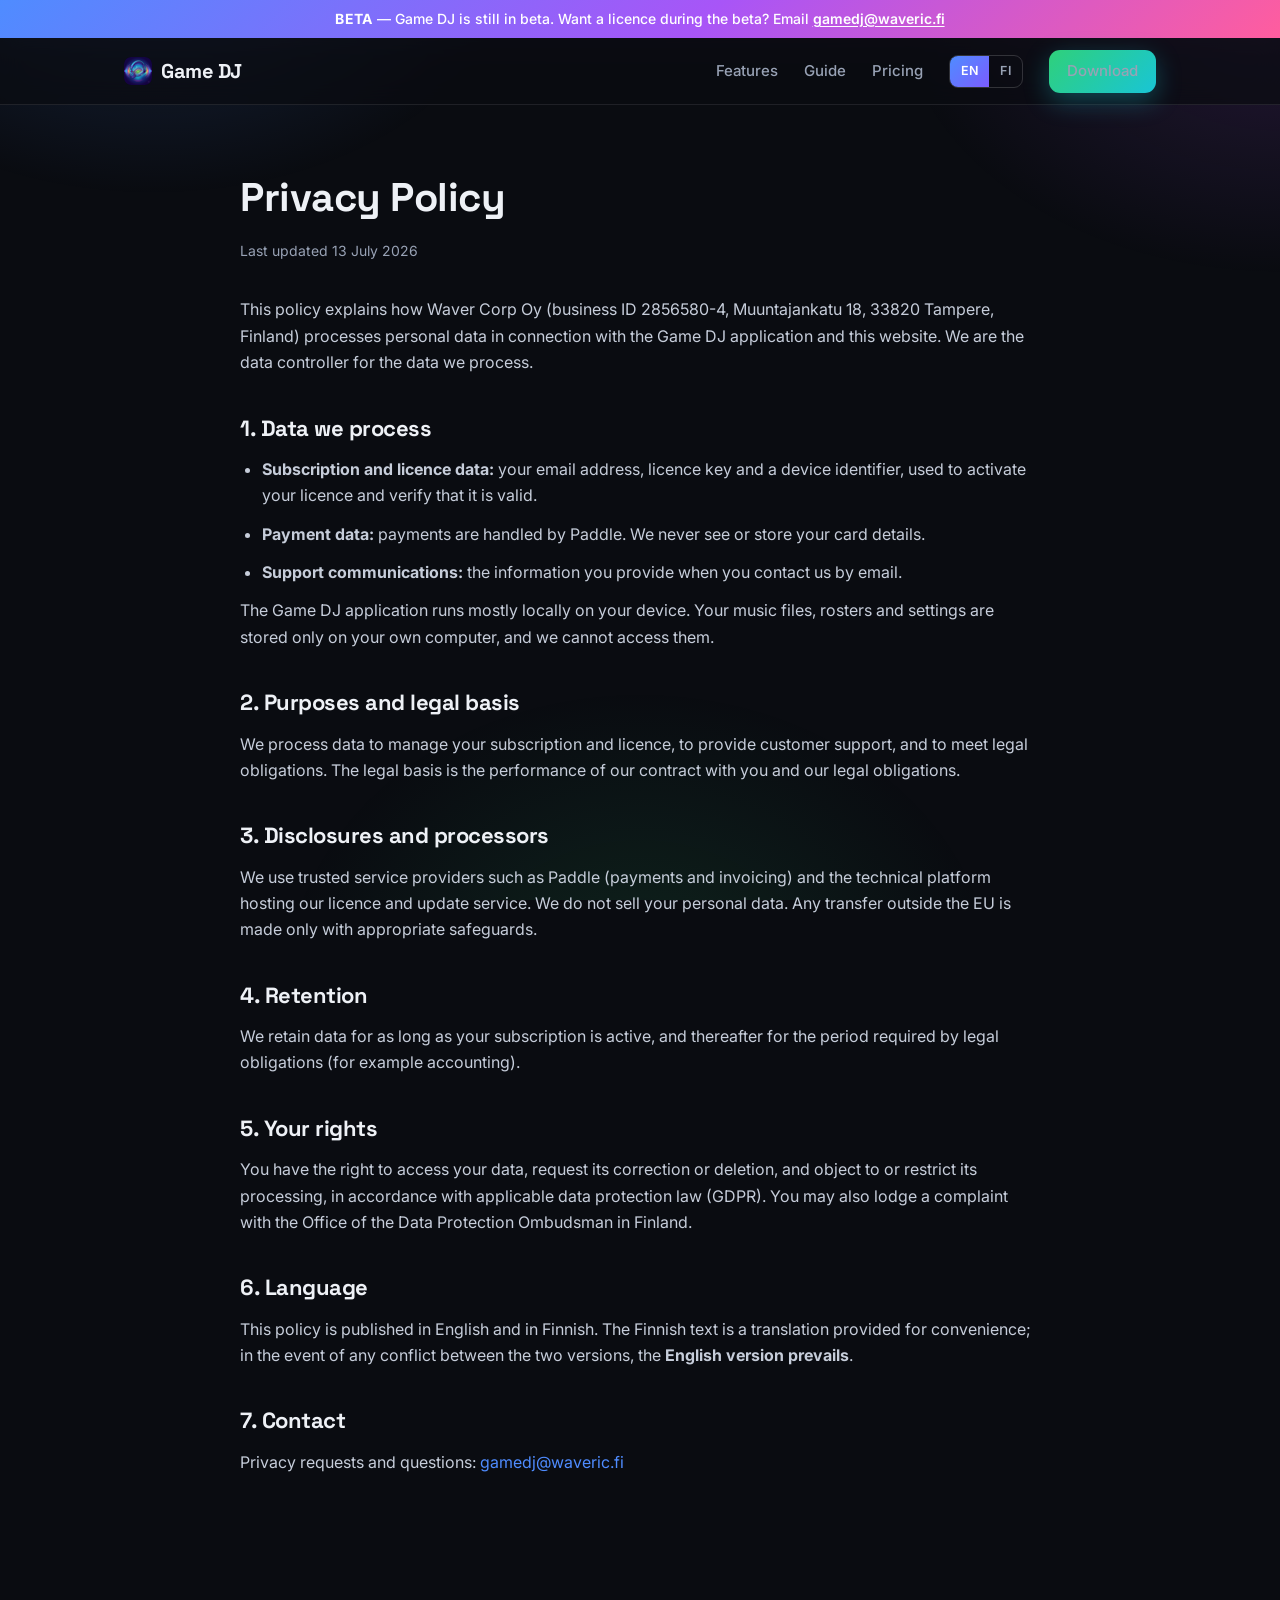
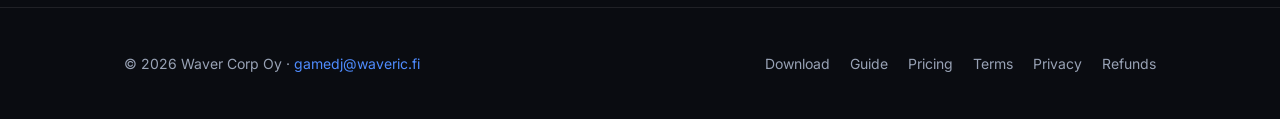
<file: privacy.html>
<!DOCTYPE html>
<html lang="en">
<head>
<meta charset="UTF-8">
<meta name="viewport" content="width=device-width, initial-scale=1.0">
<title>Privacy Policy — Game DJ</title>
<link rel="canonical" href="https://gamedj.net/privacy.html">
<link rel="alternate" hreflang="en" href="https://gamedj.net/privacy.html">
<link rel="alternate" hreflang="fi" href="https://gamedj.net/fi/privacy.html">
<link rel="alternate" hreflang="x-default" href="https://gamedj.net/privacy.html">
<script src="lang.js"></script>
<link rel="preconnect" href="https://fonts.googleapis.com">
<link rel="preconnect" href="https://fonts.gstatic.com" crossorigin>
<link href="https://fonts.googleapis.com/css2?family=Inter:wght@400;500;600&family=Space+Grotesk:wght@500;600;700&display=swap" rel="stylesheet">
<link rel="stylesheet" href="styles.css">
<link rel="icon" type="image/png" sizes="32x32" href="/assets/favicon-32.png">
<link rel="icon" type="image/png" sizes="16x16" href="/assets/favicon-16.png">
<link rel="apple-touch-icon" href="/assets/apple-touch-icon.png">
<meta property="og:type" content="website">
<meta property="og:site_name" content="Game DJ">
<meta property="og:image" content="https://gamedj.net/assets/icon-1024.png">
<meta property="og:image:width" content="1024">
<meta property="og:image:height" content="1024">
<meta name="twitter:card" content="summary_large_image">
</head>
<body>

<header class="nav">
  <div class="wrap nav-inner">
    <a href="index.html" class="logo">
      <img class="logo-mark" src="/assets/logo.png" alt="" width="28" height="28">
      Game DJ
    </a>
    <nav class="nav-links">
      <a href="index.html#tour" class="hide-sm">Features</a>
      <a href="docs.html" class="hide-sm">Guide</a>
      <a href="pricing.html">Pricing</a>
      <span class="lang-switch"><a data-lang="en" href="/privacy.html">EN</a><a data-lang="fi" href="/fi/privacy.html">FI</a></span>
      <a href="download.html" class="btn btn-primary" style="padding:9px 18px;">Download</a>
    </nav>
  </div>
</header>

<main class="legal wrap">
  <h1>Privacy Policy</h1>
  <p class="updated">Last updated 13 July 2026</p>

  <p>This policy explains how Waver Corp Oy (business ID 2856580-4, Muuntajankatu 18, 33820 Tampere, Finland) processes personal data in connection with the Game DJ application and this website. We are the data controller for the data we process.</p>

  <h2>1. Data we process</h2>
  <ul>
    <li><strong>Subscription and licence data:</strong> your email address, licence key and a device identifier, used to activate your licence and verify that it is valid.</li>
    <li><strong>Payment data:</strong> payments are handled by Paddle. We never see or store your card details.</li>
    <li><strong>Support communications:</strong> the information you provide when you contact us by email.</li>
  </ul>
  <p>The Game DJ application runs mostly locally on your device. Your music files, rosters and settings are stored only on your own computer, and we cannot access them.</p>

  <h2>2. Purposes and legal basis</h2>
  <p>We process data to manage your subscription and licence, to provide customer support, and to meet legal obligations. The legal basis is the performance of our contract with you and our legal obligations.</p>

  <h2>3. Disclosures and processors</h2>
  <p>We use trusted service providers such as Paddle (payments and invoicing) and the technical platform hosting our licence and update service. We do not sell your personal data. Any transfer outside the EU is made only with appropriate safeguards.</p>

  <h2>4. Retention</h2>
  <p>We retain data for as long as your subscription is active, and thereafter for the period required by legal obligations (for example accounting).</p>

  <h2>5. Your rights</h2>
  <p>You have the right to access your data, request its correction or deletion, and object to or restrict its processing, in accordance with applicable data protection law (GDPR). You may also lodge a complaint with the Office of the Data Protection Ombudsman in Finland.</p>

  <h2>6. Language</h2>
  <p>This policy is published in English and in Finnish. The Finnish text is a translation provided for convenience; in the event of any conflict between the two versions, the <strong>English version prevails</strong>.</p>

  <h2>7. Contact</h2>
  <p>Privacy requests and questions: <a href="mailto:gamedj@waveric.fi">gamedj@waveric.fi</a></p>
</main>

<footer class="site">
  <div class="wrap footer-inner">
    <div>© 2026 Waver Corp Oy · <a href="mailto:gamedj@waveric.fi">gamedj@waveric.fi</a></div>
    <div class="footer-links">
      <a href="download.html">Download</a>
      <a href="docs.html">Guide</a>
      <a href="pricing.html">Pricing</a>
      <a href="terms.html">Terms</a>
      <a href="privacy.html">Privacy</a>
      <a href="refund.html">Refunds</a>
    </div>
  </div>
</footer>

</body>
</html>
</file>
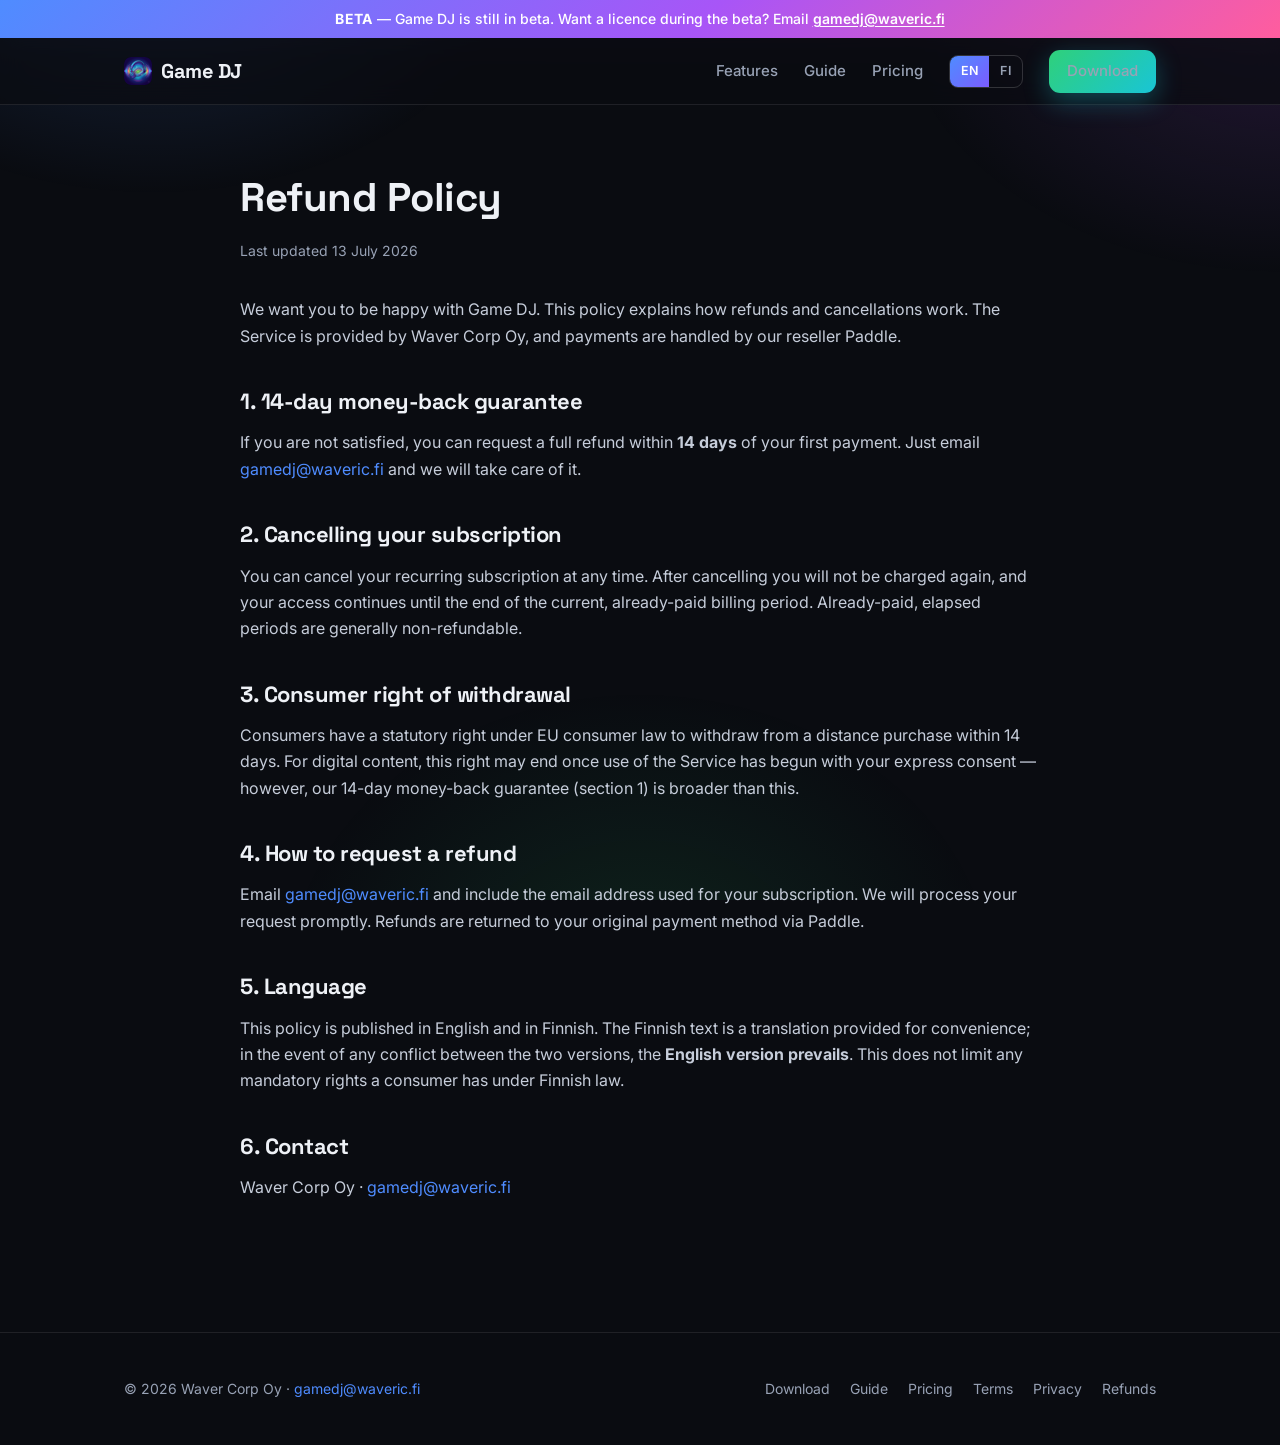
<file: refund.html>
<!DOCTYPE html>
<html lang="en">
<head>
<meta charset="UTF-8">
<meta name="viewport" content="width=device-width, initial-scale=1.0">
<title>Refund Policy — Game DJ</title>
<link rel="canonical" href="https://gamedj.net/refund.html">
<link rel="alternate" hreflang="en" href="https://gamedj.net/refund.html">
<link rel="alternate" hreflang="fi" href="https://gamedj.net/fi/refund.html">
<link rel="alternate" hreflang="x-default" href="https://gamedj.net/refund.html">
<script src="lang.js"></script>
<link rel="preconnect" href="https://fonts.googleapis.com">
<link rel="preconnect" href="https://fonts.gstatic.com" crossorigin>
<link href="https://fonts.googleapis.com/css2?family=Inter:wght@400;500;600&family=Space+Grotesk:wght@500;600;700&display=swap" rel="stylesheet">
<link rel="stylesheet" href="styles.css">
<link rel="icon" type="image/png" sizes="32x32" href="/assets/favicon-32.png">
<link rel="icon" type="image/png" sizes="16x16" href="/assets/favicon-16.png">
<link rel="apple-touch-icon" href="/assets/apple-touch-icon.png">
<meta property="og:type" content="website">
<meta property="og:site_name" content="Game DJ">
<meta property="og:image" content="https://gamedj.net/assets/icon-1024.png">
<meta property="og:image:width" content="1024">
<meta property="og:image:height" content="1024">
<meta name="twitter:card" content="summary_large_image">
</head>
<body>

<header class="nav">
  <div class="wrap nav-inner">
    <a href="index.html" class="logo">
      <img class="logo-mark" src="/assets/logo.png" alt="" width="28" height="28">
      Game DJ
    </a>
    <nav class="nav-links">
      <a href="index.html#tour" class="hide-sm">Features</a>
      <a href="docs.html" class="hide-sm">Guide</a>
      <a href="pricing.html">Pricing</a>
      <span class="lang-switch"><a data-lang="en" href="/refund.html">EN</a><a data-lang="fi" href="/fi/refund.html">FI</a></span>
      <a href="download.html" class="btn btn-primary" style="padding:9px 18px;">Download</a>
    </nav>
  </div>
</header>

<main class="legal wrap">
  <h1>Refund Policy</h1>
  <p class="updated">Last updated 13 July 2026</p>

  <p>We want you to be happy with Game DJ. This policy explains how refunds and cancellations work. The Service is provided by Waver Corp Oy, and payments are handled by our reseller Paddle.</p>

  <h2>1. 14-day money-back guarantee</h2>
  <p>If you are not satisfied, you can request a full refund within <strong>14 days</strong> of your first payment. Just email <a href="mailto:gamedj@waveric.fi">gamedj@waveric.fi</a> and we will take care of it.</p>

  <h2>2. Cancelling your subscription</h2>
  <p>You can cancel your recurring subscription at any time. After cancelling you will not be charged again, and your access continues until the end of the current, already-paid billing period. Already-paid, elapsed periods are generally non-refundable.</p>

  <h2>3. Consumer right of withdrawal</h2>
  <p>Consumers have a statutory right under EU consumer law to withdraw from a distance purchase within 14 days. For digital content, this right may end once use of the Service has begun with your express consent — however, our 14-day money-back guarantee (section 1) is broader than this.</p>

  <h2>4. How to request a refund</h2>
  <p>Email <a href="mailto:gamedj@waveric.fi">gamedj@waveric.fi</a> and include the email address used for your subscription. We will process your request promptly. Refunds are returned to your original payment method via Paddle.</p>

  <h2>5. Language</h2>
  <p>This policy is published in English and in Finnish. The Finnish text is a translation provided for convenience; in the event of any conflict between the two versions, the <strong>English version prevails</strong>. This does not limit any mandatory rights a consumer has under Finnish law.</p>

  <h2>6. Contact</h2>
  <p>Waver Corp Oy · <a href="mailto:gamedj@waveric.fi">gamedj@waveric.fi</a></p>
</main>

<footer class="site">
  <div class="wrap footer-inner">
    <div>© 2026 Waver Corp Oy · <a href="mailto:gamedj@waveric.fi">gamedj@waveric.fi</a></div>
    <div class="footer-links">
      <a href="download.html">Download</a>
      <a href="docs.html">Guide</a>
      <a href="pricing.html">Pricing</a>
      <a href="terms.html">Terms</a>
      <a href="privacy.html">Privacy</a>
      <a href="refund.html">Refunds</a>
    </div>
  </div>
</footer>

</body>
</html>
</file>
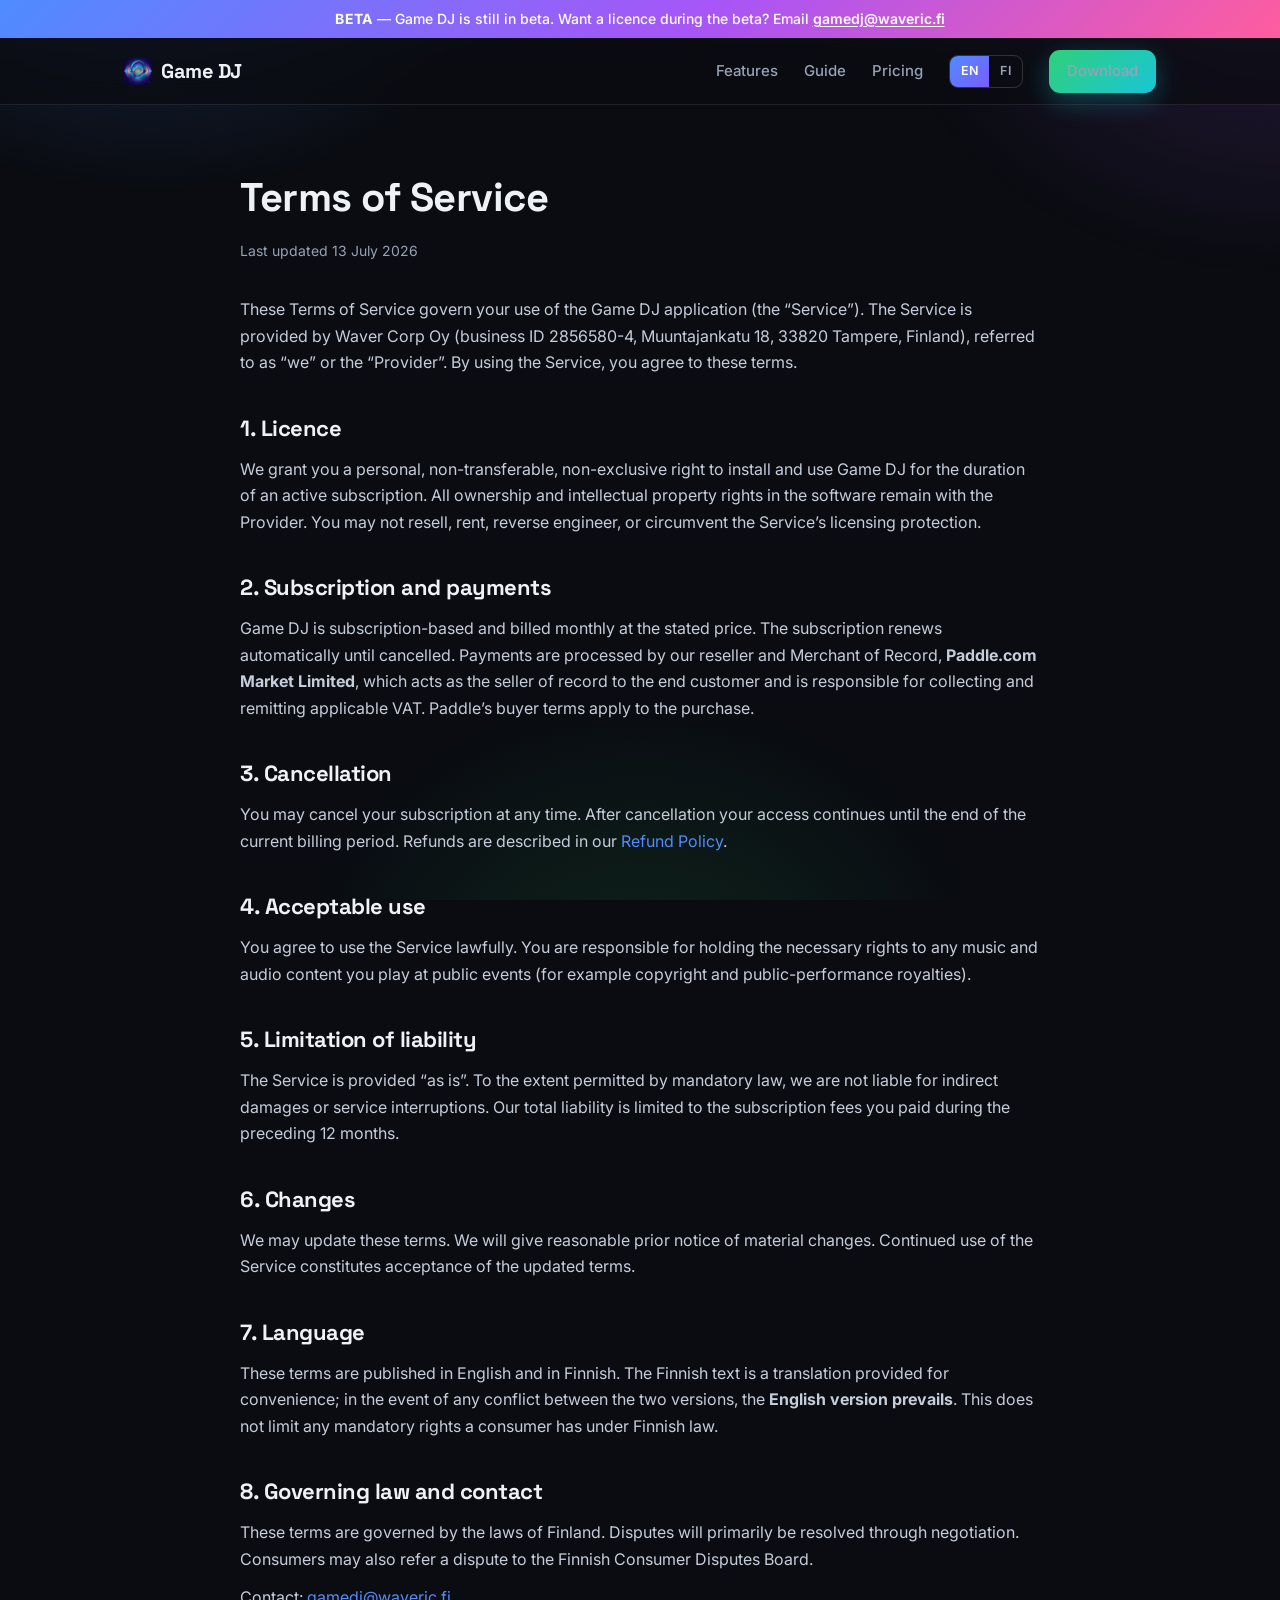
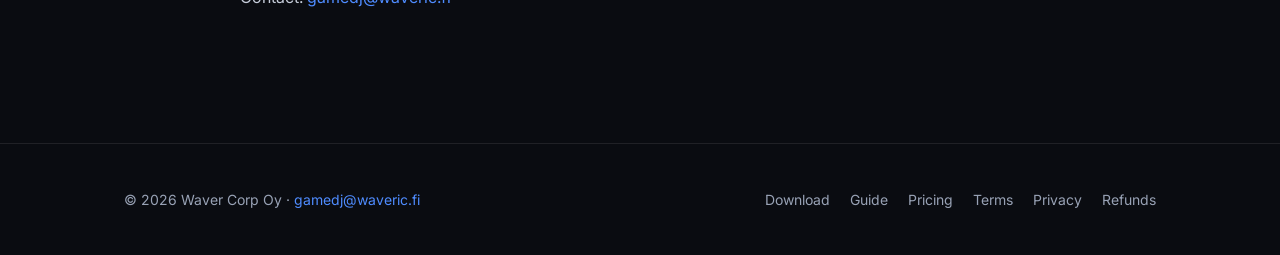
<file: terms.html>
<!DOCTYPE html>
<html lang="en">
<head>
<meta charset="UTF-8">
<meta name="viewport" content="width=device-width, initial-scale=1.0">
<title>Terms of Service — Game DJ</title>
<link rel="canonical" href="https://gamedj.net/terms.html">
<link rel="alternate" hreflang="en" href="https://gamedj.net/terms.html">
<link rel="alternate" hreflang="fi" href="https://gamedj.net/fi/terms.html">
<link rel="alternate" hreflang="x-default" href="https://gamedj.net/terms.html">
<script src="lang.js"></script>
<link rel="preconnect" href="https://fonts.googleapis.com">
<link rel="preconnect" href="https://fonts.gstatic.com" crossorigin>
<link href="https://fonts.googleapis.com/css2?family=Inter:wght@400;500;600&family=Space+Grotesk:wght@500;600;700&display=swap" rel="stylesheet">
<link rel="stylesheet" href="styles.css">
<link rel="icon" type="image/png" sizes="32x32" href="/assets/favicon-32.png">
<link rel="icon" type="image/png" sizes="16x16" href="/assets/favicon-16.png">
<link rel="apple-touch-icon" href="/assets/apple-touch-icon.png">
<meta property="og:type" content="website">
<meta property="og:site_name" content="Game DJ">
<meta property="og:image" content="https://gamedj.net/assets/icon-1024.png">
<meta property="og:image:width" content="1024">
<meta property="og:image:height" content="1024">
<meta name="twitter:card" content="summary_large_image">
</head>
<body>

<header class="nav">
  <div class="wrap nav-inner">
    <a href="index.html" class="logo">
      <img class="logo-mark" src="/assets/logo.png" alt="" width="28" height="28">
      Game DJ
    </a>
    <nav class="nav-links">
      <a href="index.html#tour" class="hide-sm">Features</a>
      <a href="docs.html" class="hide-sm">Guide</a>
      <a href="pricing.html">Pricing</a>
      <span class="lang-switch"><a data-lang="en" href="/terms.html">EN</a><a data-lang="fi" href="/fi/terms.html">FI</a></span>
      <a href="download.html" class="btn btn-primary" style="padding:9px 18px;">Download</a>
    </nav>
  </div>
</header>

<main class="legal wrap">
  <h1>Terms of Service</h1>
  <p class="updated">Last updated 13 July 2026</p>

  <p>These Terms of Service govern your use of the Game DJ application (the “Service”). The Service is provided by Waver Corp Oy (business ID 2856580-4, Muuntajankatu 18, 33820 Tampere, Finland), referred to as “we” or the “Provider”. By using the Service, you agree to these terms.</p>

  <h2>1. Licence</h2>
  <p>We grant you a personal, non-transferable, non-exclusive right to install and use Game DJ for the duration of an active subscription. All ownership and intellectual property rights in the software remain with the Provider. You may not resell, rent, reverse engineer, or circumvent the Service’s licensing protection.</p>

  <h2>2. Subscription and payments</h2>
  <p>Game DJ is subscription-based and billed monthly at the stated price. The subscription renews automatically until cancelled. Payments are processed by our reseller and Merchant of Record, <strong>Paddle.com Market Limited</strong>, which acts as the seller of record to the end customer and is responsible for collecting and remitting applicable VAT. Paddle’s buyer terms apply to the purchase.</p>

  <h2>3. Cancellation</h2>
  <p>You may cancel your subscription at any time. After cancellation your access continues until the end of the current billing period. Refunds are described in our <a href="refund.html">Refund Policy</a>.</p>

  <h2>4. Acceptable use</h2>
  <p>You agree to use the Service lawfully. You are responsible for holding the necessary rights to any music and audio content you play at public events (for example copyright and public-performance royalties).</p>

  <h2>5. Limitation of liability</h2>
  <p>The Service is provided “as is”. To the extent permitted by mandatory law, we are not liable for indirect damages or service interruptions. Our total liability is limited to the subscription fees you paid during the preceding 12 months.</p>

  <h2>6. Changes</h2>
  <p>We may update these terms. We will give reasonable prior notice of material changes. Continued use of the Service constitutes acceptance of the updated terms.</p>

  <h2>7. Language</h2>
  <p>These terms are published in English and in Finnish. The Finnish text is a translation provided for convenience; in the event of any conflict between the two versions, the <strong>English version prevails</strong>. This does not limit any mandatory rights a consumer has under Finnish law.</p>

  <h2>8. Governing law and contact</h2>
  <p>These terms are governed by the laws of Finland. Disputes will primarily be resolved through negotiation. Consumers may also refer a dispute to the Finnish Consumer Disputes Board.</p>
  <p>Contact: <a href="mailto:gamedj@waveric.fi">gamedj@waveric.fi</a></p>
</main>

<footer class="site">
  <div class="wrap footer-inner">
    <div>© 2026 Waver Corp Oy · <a href="mailto:gamedj@waveric.fi">gamedj@waveric.fi</a></div>
    <div class="footer-links">
      <a href="download.html">Download</a>
      <a href="docs.html">Guide</a>
      <a href="pricing.html">Pricing</a>
      <a href="terms.html">Terms</a>
      <a href="privacy.html">Privacy</a>
      <a href="refund.html">Refunds</a>
    </div>
  </div>
</footer>

</body>
</html>
</file>
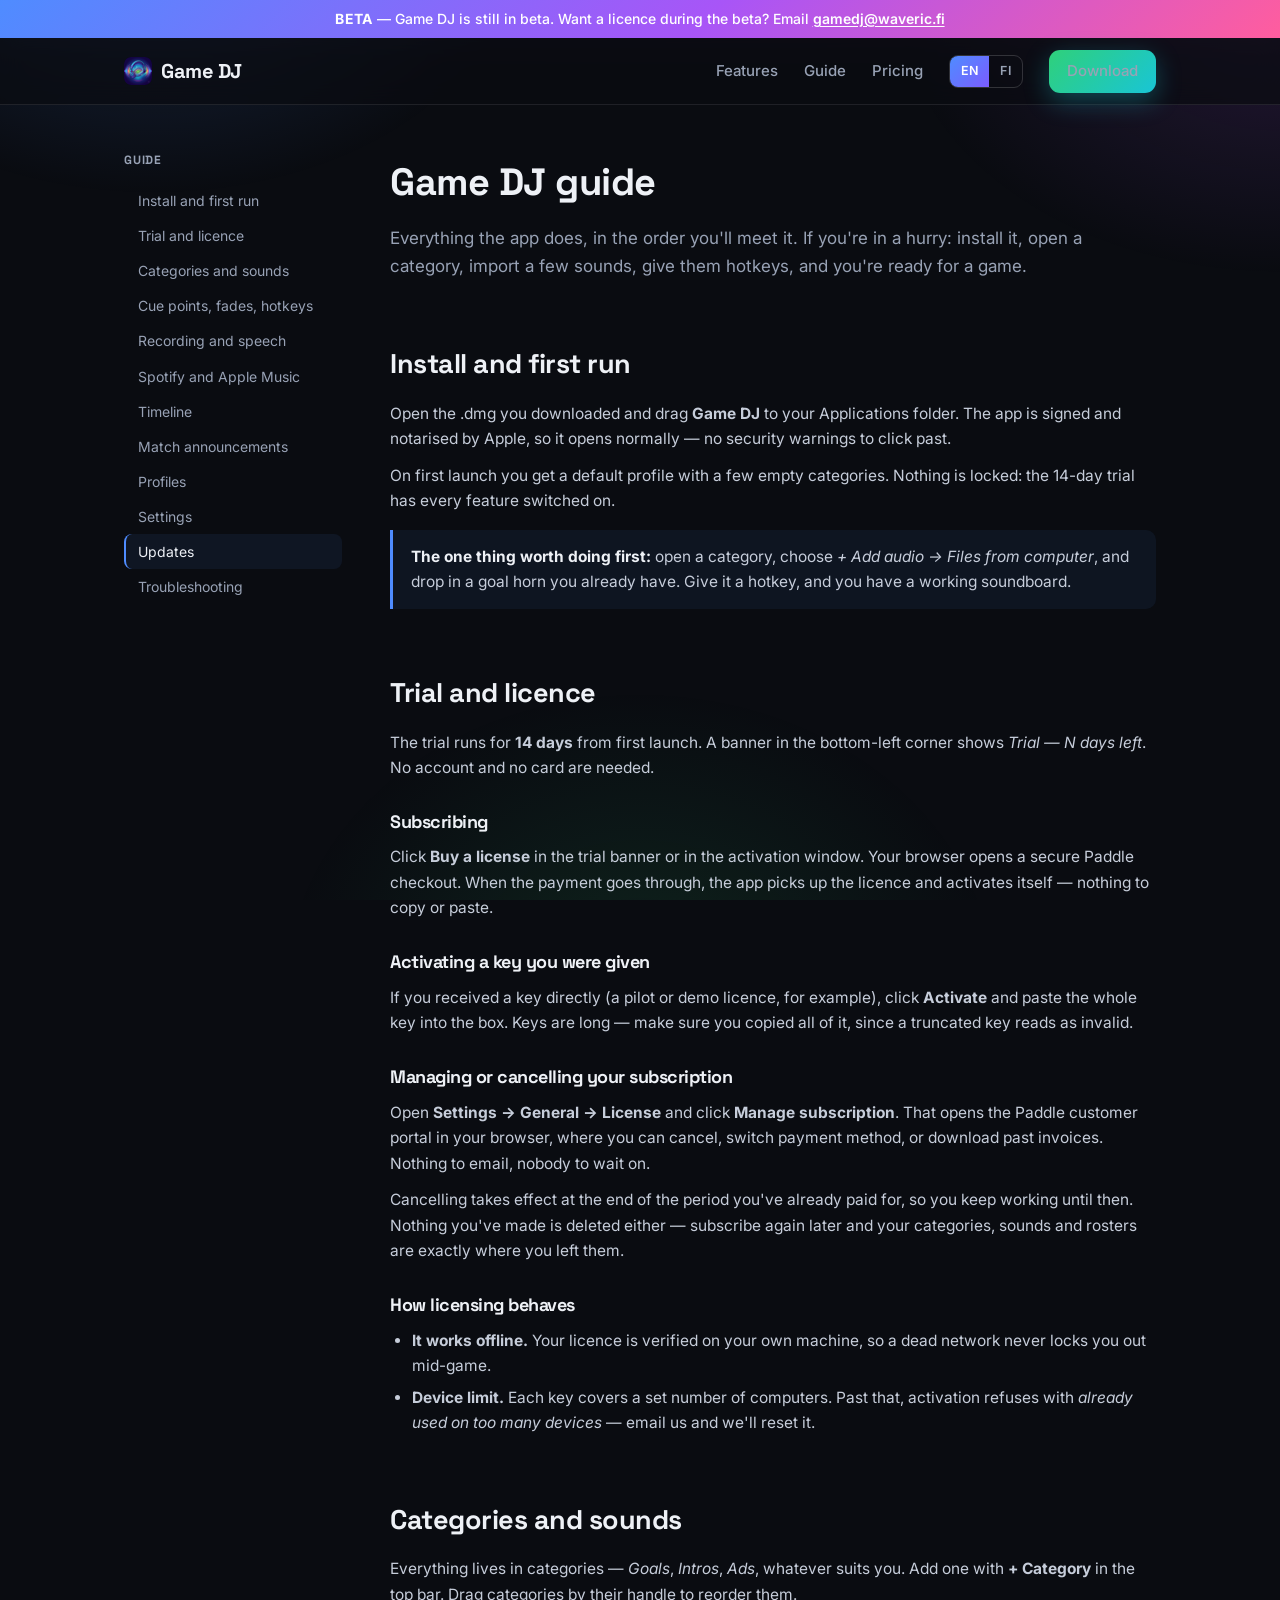
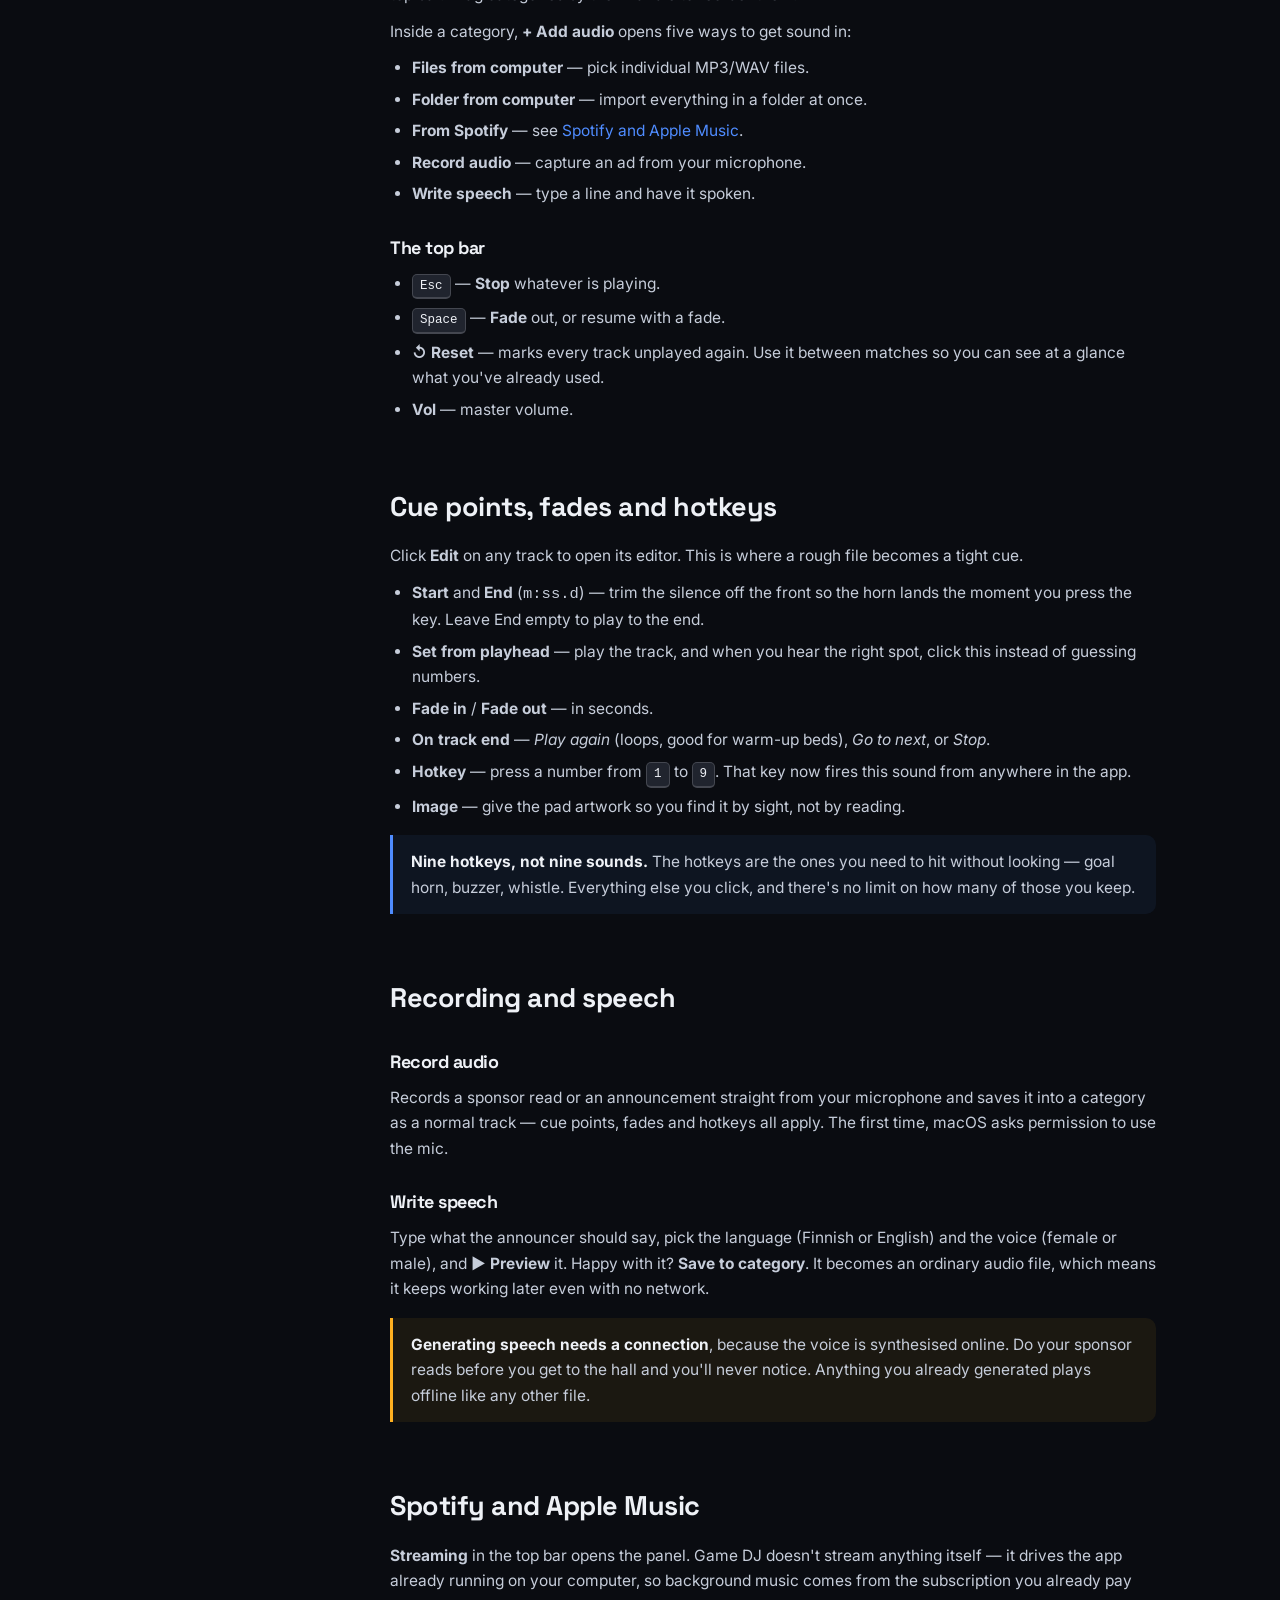
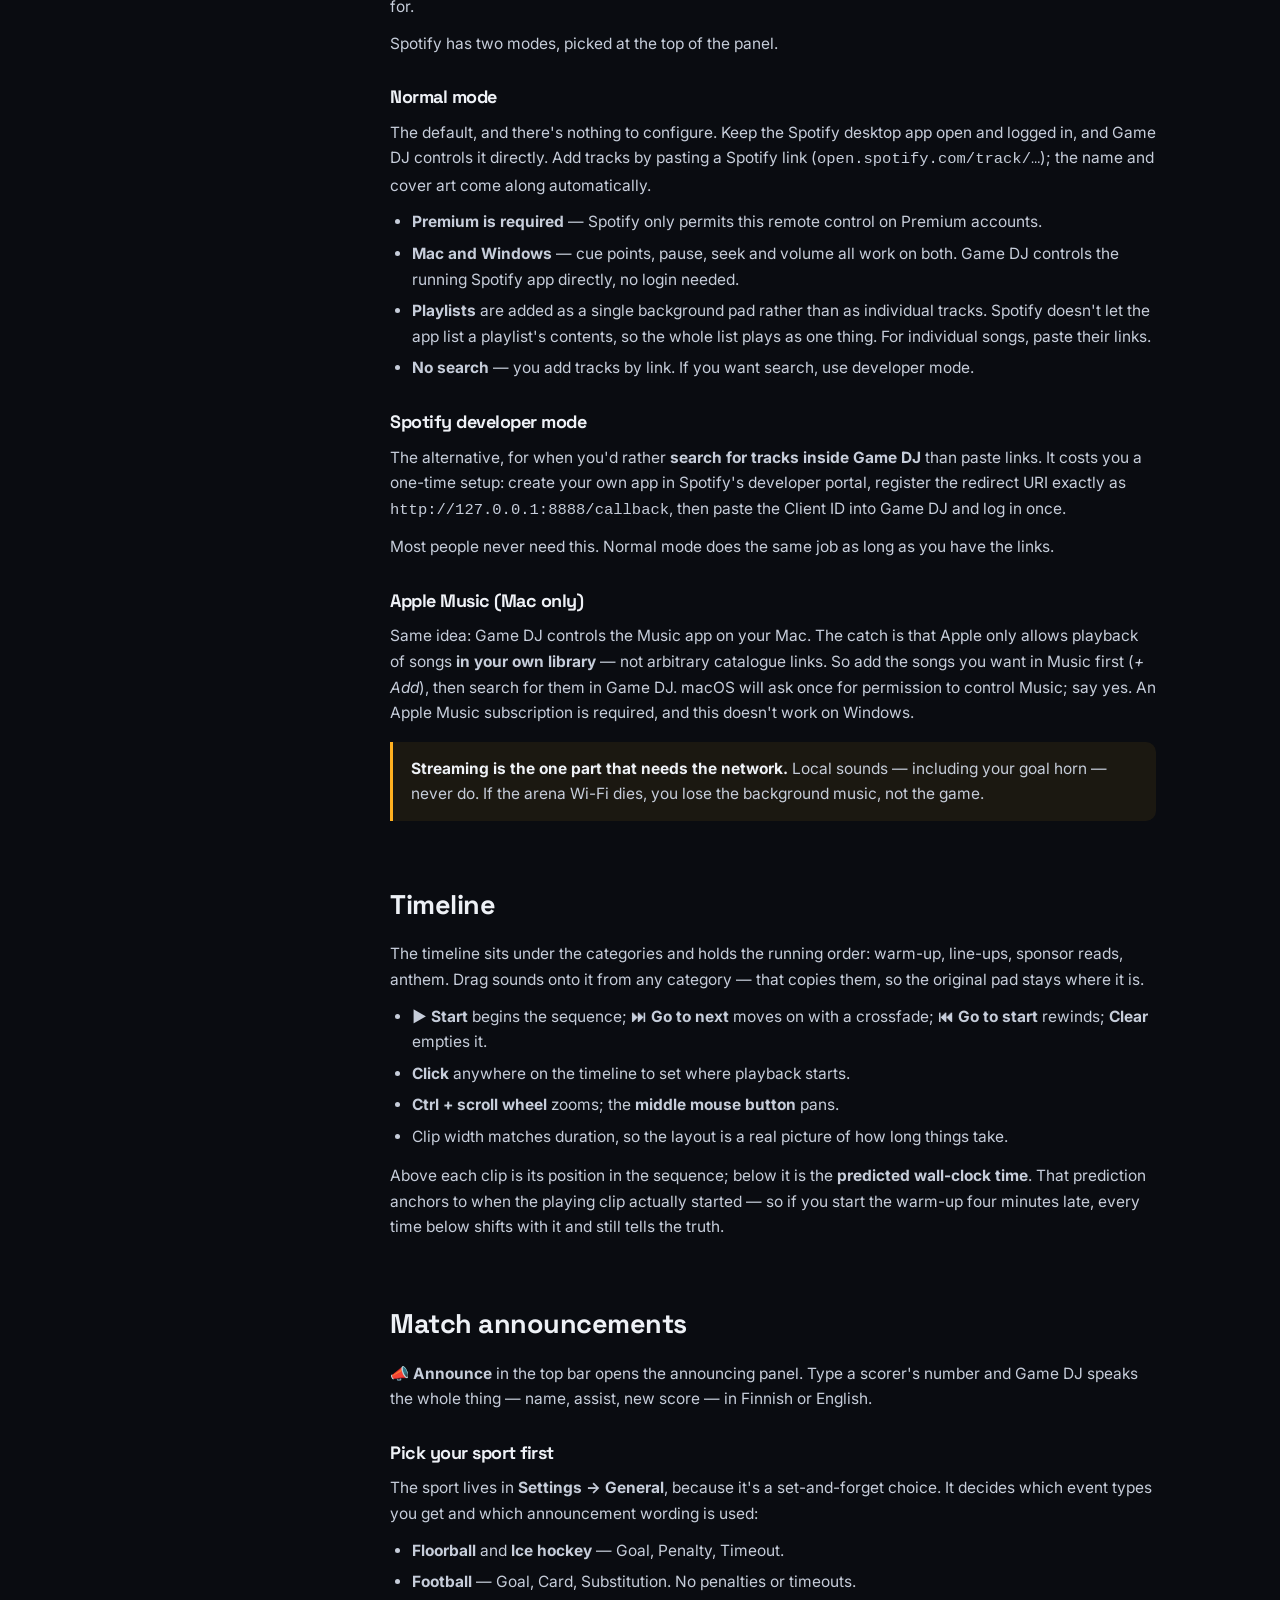
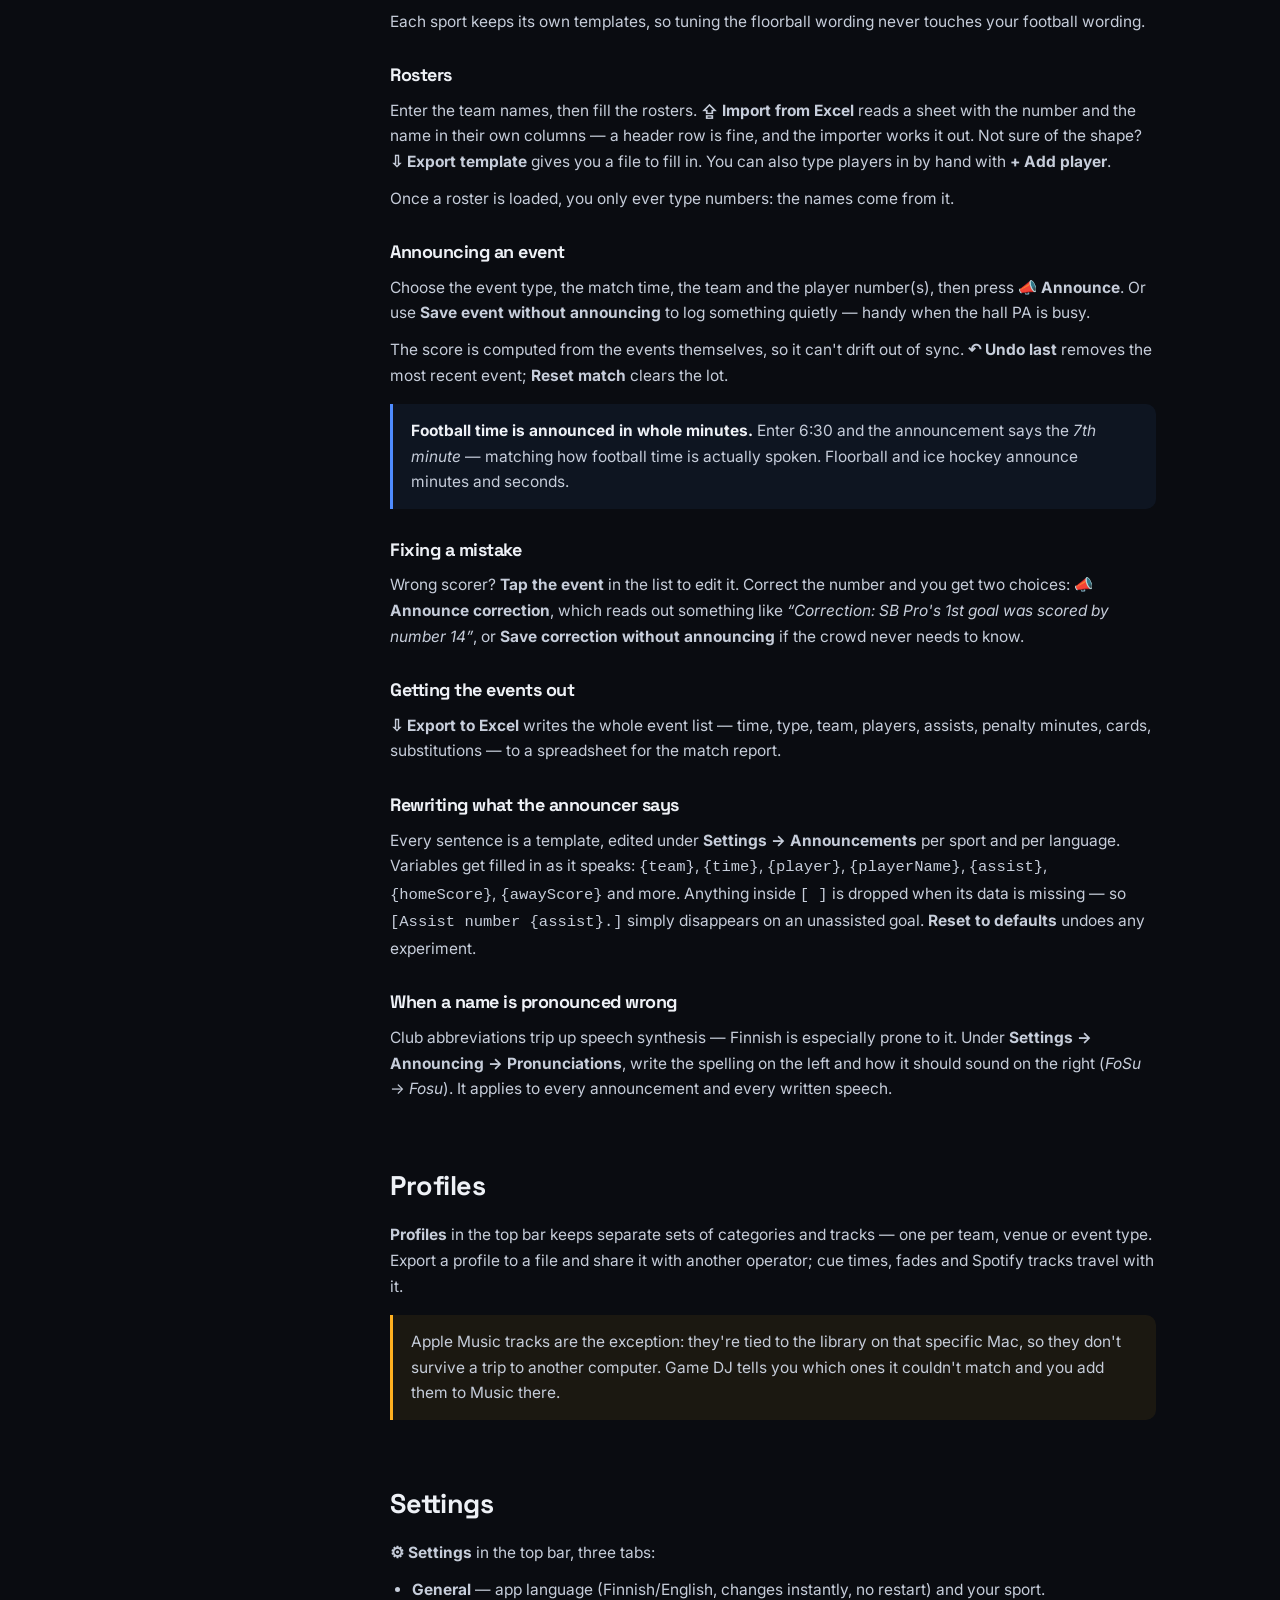
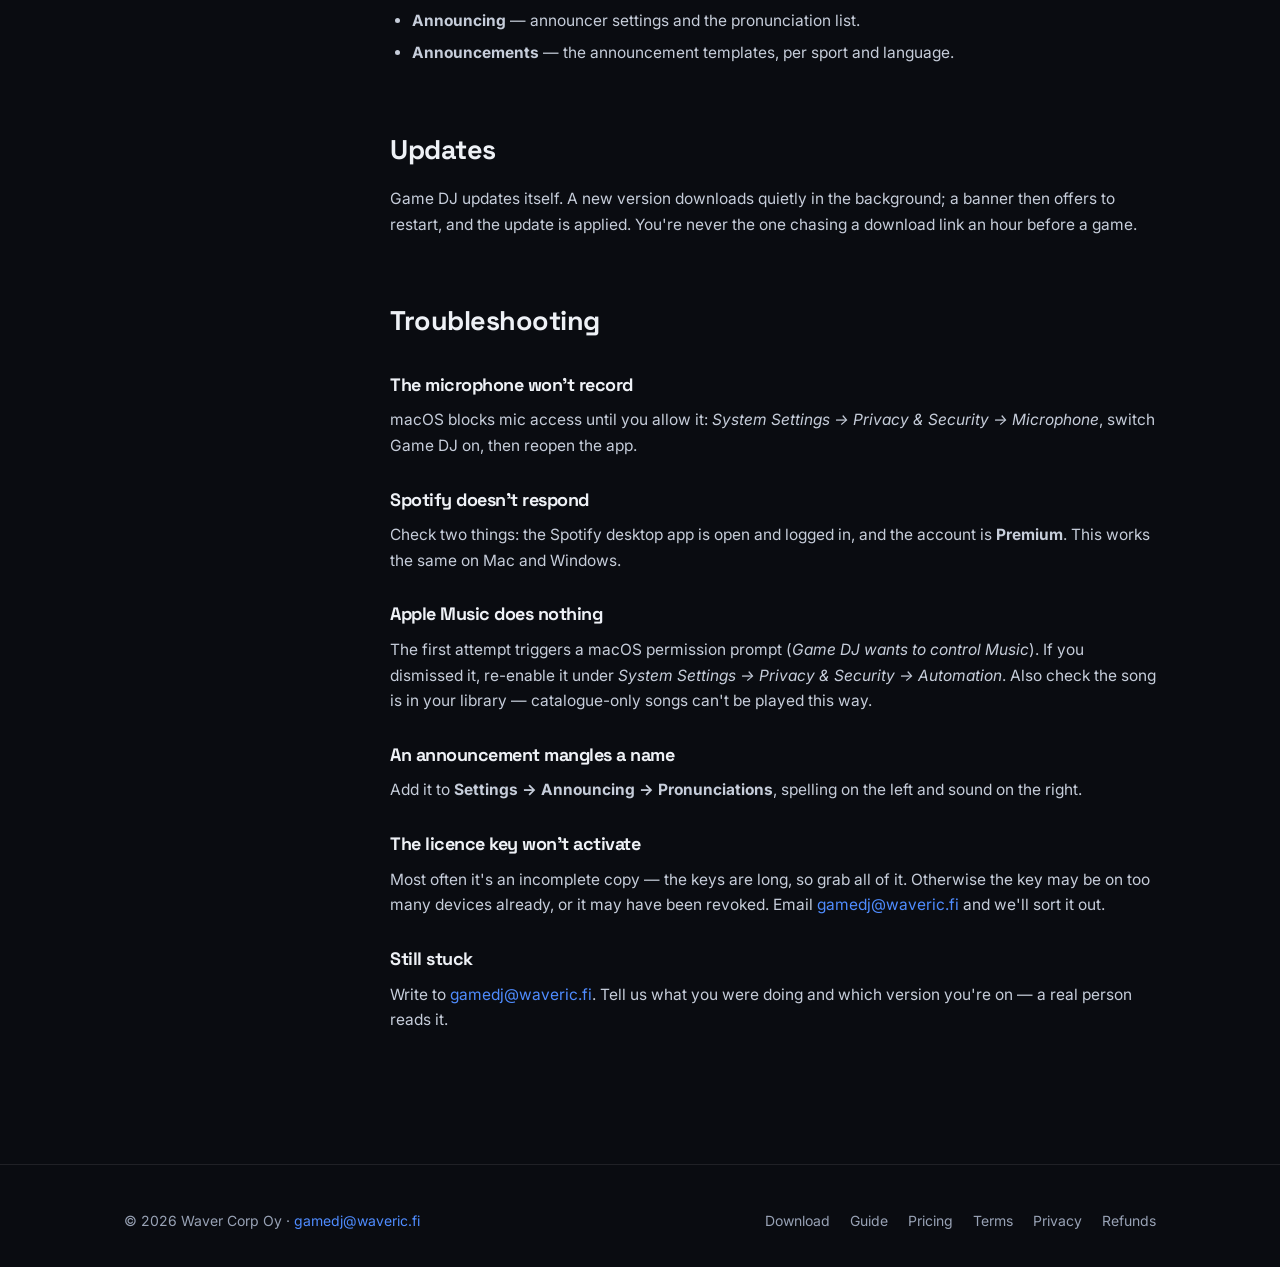
<file: fi/docs.html>
<!DOCTYPE html>
<html lang="fi">
<head>
<meta charset="UTF-8">
<meta name="viewport" content="width=device-width, initial-scale=1.0">
<title>Ohjeet — Game DJ</title>
<meta name="description" content="Näin Game DJ toimii: äänet ja pikanäppäimet, aikajana, Spotify ja Apple Music, automaattiset ottelukuulutukset sekä lisensointi.">
<link rel="canonical" href="https://gamedj.net/fi/docs.html">
<link rel="alternate" hreflang="en" href="https://gamedj.net/docs.html">
<link rel="alternate" hreflang="fi" href="https://gamedj.net/fi/docs.html">
<link rel="alternate" hreflang="x-default" href="https://gamedj.net/docs.html">
<script src="../lang.js"></script>
<link rel="preconnect" href="https://fonts.googleapis.com">
<link rel="preconnect" href="https://fonts.gstatic.com" crossorigin>
<link href="https://fonts.googleapis.com/css2?family=Inter:wght@400;500;600&family=Space+Grotesk:wght@500;600;700&display=swap" rel="stylesheet">
<link rel="stylesheet" href="../styles.css">
<link rel="icon" type="image/png" sizes="32x32" href="/assets/favicon-32.png">
<link rel="icon" type="image/png" sizes="16x16" href="/assets/favicon-16.png">
<link rel="apple-touch-icon" href="/assets/apple-touch-icon.png">
<meta property="og:type" content="website">
<meta property="og:site_name" content="Game DJ">
<meta property="og:image" content="https://gamedj.net/assets/icon-1024.png">
<meta property="og:image:width" content="1024">
<meta property="og:image:height" content="1024">
<meta name="twitter:card" content="summary_large_image">
</head>
<body>

<header class="nav">
  <div class="wrap nav-inner">
    <a href="index.html" class="logo">
      <img class="logo-mark" src="/assets/logo.png" alt="" width="28" height="28">
      Game DJ
    </a>
    <nav class="nav-links">
      <a href="index.html#tour" class="hide-sm">Ominaisuudet</a>
      <a href="docs.html" class="hide-sm">Ohjeet</a>
      <a href="pricing.html">Hinta</a>
      <span class="lang-switch"><a data-lang="en" href="/docs.html">EN</a><a data-lang="fi" href="/fi/docs.html">FI</a></span>
      <a href="download.html" class="btn btn-primary" style="padding:9px 18px;">Lataa</a>
    </nav>
  </div>
</header>

<main class="wrap docs-layout">
  <aside class="docs-nav">
    <strong>Ohjeet</strong>
    <a href="#install">Asennus ja ensikäynnistys</a>
    <a href="#licence">Kokeilu ja lisenssi</a>
    <a href="#sounds">Kategoriat ja äänet</a>
    <a href="#editing">Cue-pisteet, fadet, näppäimet</a>
    <a href="#voice">Nauhoitus ja spiikit</a>
    <a href="#streaming">Spotify ja Apple Music</a>
    <a href="#timeline">Aikajana</a>
    <a href="#announcing">Ottelun kuulutukset</a>
    <a href="#profiles">Profiilit</a>
    <a href="#settings">Asetukset</a>
    <a href="#updates">Päivitykset</a>
    <a href="#help">Ongelmatilanteet</a>
  </aside>

  <div class="docs-body">
    <h1 style="font-size:38px; margin-bottom:10px;">Game DJ -ohjeet</h1>
    <p class="lede">Kaikki mitä sovellus tekee, siinä järjestyksessä kuin kohtaat ne. Jos on kiire: asenna, avaa kategoria, tuo muutama ääni, anna niille pikanäppäimet — ja olet valmis otteluun.</p>

    <h2 id="install">Asennus ja ensikäynnistys</h2>
    <p>Avaa lataamasi .dmg ja raahaa <strong>Game DJ</strong> Ohjelmat-kansioon. Sovellus on Applen allekirjoittama ja notarisoima, joten se aukeaa normaalisti — ei turvavaroituksia klikattavaksi.</p>
    <p>Ensimmäisellä käynnistyksellä saat oletusprofiilin, jossa on muutama tyhjä kategoria. Mitään ei ole lukossa: 14 päivän kokeilussa on kaikki ominaisuudet päällä.</p>
    <div class="note">
      <p><strong>Yksi asia kannattaa tehdä heti:</strong> avaa kategoria, valitse <em>+ Tuo ääni → Tiedostot koneelta</em> ja pudota sisään maalitorvi joka sinulla jo on. Anna sille pikanäppäin, niin sinulla on toimiva soundboard.</p>
    </div>

    <h2 id="licence">Kokeilu ja lisenssi</h2>
    <p>Kokeilu kestää <strong>14 päivää</strong> ensimmäisestä käynnistyksestä. Vasemmassa alakulmassa näkyy banneri <em>Kokeilu — N päivää jäljellä</em>. Tiliä tai korttia ei tarvita.</p>
    <h3>Tilaaminen</h3>
    <p>Paina <strong>Osta lisenssi</strong> kokeilubannerissa tai aktivointi-ikkunassa. Selaimeesi aukeaa turvallinen Paddle-kassa. Kun maksu menee läpi, sovellus poimii lisenssin ja aktivoi itsensä — mitään ei tarvitse kopioida tai liittää.</p>
    <h3>Saamasi avaimen aktivointi</h3>
    <p>Jos sait avaimen suoraan (esimerkiksi pilotti- tai demolisenssin), paina <strong>Aktivoi</strong> ja liitä koko avain kenttään. Avaimet ovat pitkiä — varmista että kopioit sen kokonaan, sillä katkennut avain tulkitaan kelvottomaksi.</p>
    <h3>Tilauksen hallinta ja peruminen</h3>
    <p>Avaa <strong>Asetukset → Yleiset → Lisenssi</strong> ja paina <strong>Hallinnoi tilausta</strong>. Se avaa Paddlen asiakasportaalin selaimeesi, jossa voit perua tilauksen, vaihtaa maksutavan tai hakea aiemmat laskut. Ei sähköpostia, ei ketään jota odottaa.</p>
    <p>Peruminen astuu voimaan sen jakson lopussa, jonka olet jo maksanut, joten siihen asti kaikki toimii. Mitään tekemääsi ei myöskään poisteta — tilaa myöhemmin uudelleen, ja kategoriasi, äänesi ja kokoonpanosi ovat täsmälleen siinä mihin jätit ne.</p>

    <h3>Miten lisensointi käyttäytyy</h3>
    <ul>
      <li><strong>Se toimii ilman nettiä.</strong> Lisenssi tarkistetaan omalla koneellasi, joten kaatunut verkko ei lukitse sinua ulos kesken ottelun.</li>
      <li><strong>Laiteraja.</strong> Kukin avain kattaa tietyn määrän koneita. Sen jälkeen aktivointi kieltäytyy viestillä <em>avain on jo käytössä liian monella laitteella</em> — laita viestiä, niin nollaamme sen.</li>
    </ul>

    <h2 id="sounds">Kategoriat ja äänet</h2>
    <p>Kaikki elää kategorioissa — <em>Maalit</em>, <em>Introt</em>, <em>Mainokset</em>, miten sinulle sopii. Lisää kategoria yläpalkin <strong>+ Kategoria</strong> -napista. Järjestystä muutat raahaamalla kategoriaa sen kahvasta.</p>
    <p>Kategorian sisällä <strong>+ Tuo ääni</strong> avaa viisi tapaa saada ääntä sisään:</p>
    <ul>
      <li><strong>Tiedostot koneelta</strong> — valitse yksittäisiä MP3/WAV-tiedostoja.</li>
      <li><strong>Kansio koneelta</strong> — tuo koko kansion sisältö kerralla.</li>
      <li><strong>Spotifysta</strong> — katso <a href="#streaming">Spotify ja Apple Music</a>.</li>
      <li><strong>Tallenna ääntä</strong> — nauhoita mainos mikrofonilla.</li>
      <li><strong>Kirjoita spiikki</strong> — kirjoita lause ja anna sen puhua.</li>
    </ul>

    <h3>Yläpalkki</h3>
    <ul>
      <li><span class="kbd">Esc</span> — <strong>Stop</strong> pysäyttää sen mikä soi.</li>
      <li><span class="kbd">Väli</span> — <strong>Fade</strong> häivyttää ulos tai jatkaa fadella.</li>
      <li><strong>↺ Nollaa</strong> — merkitsee kaikki biisit taas soittamattomiksi. Käytä otteluiden välissä, niin näet yhdellä silmäyksellä mitä olet jo käyttänyt.</li>
      <li><strong>Vol</strong> — päääänenvoimakkuus.</li>
    </ul>

    <h2 id="editing">Cue-pisteet, fadet ja pikanäppäimet</h2>
    <p>Paina <strong>Muokkaa</strong> minkä tahansa biisin kohdalla, niin sen editori aukeaa. Täällä karkeasta tiedostosta tulee tiukka cue.</p>
    <ul>
      <li><strong>Aloitus</strong> ja <strong>Lopetus</strong> (<code>m:ss.d</code>) — leikkaa hiljaisuus alusta pois, niin torvi osuu heti kun painat näppäintä. Jätä Lopetus tyhjäksi, niin biisi soi loppuun.</li>
      <li><strong>Aseta nykyisestä soittokohdasta</strong> — soita biisiä, ja kun kuulet oikean kohdan, paina tätä numeroiden arvailun sijaan.</li>
      <li><strong>Fade sisään</strong> / <strong>Fade ulos</strong> — sekunteina.</li>
      <li><strong>Biisin päättyessä</strong> — <em>Soita uudestaan</em> (luuppaa, hyvä lämmittelymatoille), <em>Siirry seuraavaan</em> tai <em>Pysähdy</em>.</li>
      <li><strong>Pikanäppäin</strong> — paina numeroa <span class="kbd">1</span>–<span class="kbd">9</span>. Se näppäin laukaisee tämän äänen mistä tahansa sovelluksessa.</li>
      <li><strong>Kuva</strong> — anna padille kuva, niin löydät sen silmällä etkä lukemalla.</li>
    </ul>
    <div class="note">
      <p><strong>Yhdeksän pikanäppäintä, ei yhdeksän ääntä.</strong> Pikanäppäimet ovat niitä joihin pitää osua katsomatta — maalitorvi, summeri, pilli. Kaiken muun klikkaat, eikä niiden määrää ole rajoitettu.</p>
    </div>

    <h2 id="voice">Nauhoitus ja spiikit</h2>
    <h3>Tallenna ääntä</h3>
    <p>Nauhoittaa mainoksen tai kuulutuksen suoraan mikrofonilta ja tallentaa sen kategoriaan tavallisena biisinä — cue-pisteet, fadet ja pikanäppäimet pätevät kaikki. Ensimmäisellä kerralla macOS kysyy lupaa mikrofonin käyttöön.</p>
    <h3>Kirjoita spiikki</h3>
    <p>Kirjoita mitä kuuluttajan pitäisi sanoa, valitse kieli (suomi tai englanti) ja ääni (nainen tai mies) ja <strong>▶ Esikuuntele</strong>. Tyytyväinen? <strong>Tallenna kategoriaan</strong>. Siitä tulee tavallinen äänitiedosto, mikä tarkoittaa että se toimii myöhemmin ilman verkkoakin.</p>
    <div class="note warn">
      <p><strong>Puheen luonti vaatii yhteyden</strong>, koska ääni syntetisoidaan verkossa. Tee mainosspiikit ennen kuin lähdet halliin, niin et huomaa asiaa koskaan. Kaikki jo luotu soi ilman nettiä kuten mikä tahansa tiedosto.</p>
    </div>

    <h2 id="streaming">Spotify ja Apple Music</h2>
    <p>Yläpalkin <strong>Suoratoisto</strong> avaa paneelin. Game DJ ei suoratoista itse mitään — se ohjaa koneellasi jo pyörivää sovellusta, joten taustamusiikki tulee siitä tilauksesta josta jo maksat.</p>

    <p>Spotifylla on kaksi tilaa, jotka valitaan paneelin yläreunasta.</p>

    <h3>Normaali tila</h3>
    <p>Oletus, eikä siinä ole mitään säädettävää. Pidä Spotifyn työpöytäsovellus auki ja kirjautuneena, niin Game DJ ohjaa sitä suoraan. Lisää biisejä liittämällä Spotify-linkki (<code>open.spotify.com/track/…</code>); nimi ja kansikuva tulevat mukana automaattisesti.</p>
    <ul>
      <li><strong>Premium vaaditaan</strong> — Spotify sallii tämän etäohjauksen vain Premium-tileillä.</li>
      <li><strong>Mac ja Windows</strong> — cue-pisteet, tauko, kelaus ja äänenvoimakkuus toimivat molemmilla. Game DJ ohjaa suoraan käynnissä olevaa Spotify-sovellusta, ilman kirjautumista.</li>
      <li><strong>Soittolistat</strong> lisätään yhtenä taustapadina, ei yksittäisinä biiseinä. Spotify ei anna sovelluksen listata soittolistan sisältöä, joten koko lista soi yhtenä möykkynä. Yksittäiset biisit saat liittämällä niiden linkit.</li>
      <li><strong>Ei hakua</strong> — biisit lisätään linkillä. Jos haluat haun, käytä kehittäjätilaa.</li>
    </ul>

    <h3>Spotify kehittäjätila</h3>
    <p>Vaihtoehto niille, jotka mieluummin <strong>hakevat biisejä Game DJ:n sisällä</strong> kuin liittävät linkkejä. Se maksaa kertaluontoisen säädön: luo oma sovellus Spotifyn kehittäjäportaalissa, rekisteröi redirect-osoitteeksi tasan <code>http://127.0.0.1:8888/callback</code>, liitä sitten Client ID Game DJ:hin ja kirjaudu kerran.</p>
    <p>Useimmat eivät tarvitse tätä koskaan. Normaali tila hoitaa saman homman, kunhan sinulla on linkit.</p>

    <h3>Apple Music (vain Mac)</h3>
    <p>Sama idea: Game DJ ohjaa Macisi Music-sovellusta. Koukku on siinä, että Apple sallii vain <strong>omassa kirjastossasi</strong> olevien biisien toiston — ei mielivaltaisia katalogilinkkejä. Lisää siis haluamasi biisit ensin Musicissa (<em>+ Lisää</em>), ja hae ne sitten Game DJ:ssä. macOS kysyy kerran lupaa hallita Musicia; vastaa kyllä. Apple Music -tilaus vaaditaan, eikä tämä toimi Windowsilla.</p>

    <div class="note warn">
      <p><strong>Suoratoisto on se ainoa osa joka tarvitsee verkkoa.</strong> Paikalliset äänet — maalitorvi mukaan lukien — eivät koskaan. Jos hallin Wi-Fi kuolee, menetät taustamusiikin, et ottelua.</p>
    </div>

    <h2 id="timeline">Aikajana</h2>
    <p>Aikajana on kategorioiden alla ja pitää sisällään ajojärjestyksen: lämmittely, kokoonpanot, mainosspiikit, hymni. Raahaa ääniä siihen mistä tahansa kategoriasta — se kopioi ne, joten alkuperäinen padi pysyy paikallaan.</p>
    <ul>
      <li><strong>▶ Käynnistä</strong> aloittaa sarjan; <strong>⏭ Siirry seuraavaan</strong> vaihtaa ristiinhäivytyksellä; <strong>⏮ Siirry alkuun</strong> kelaa takaisin; <strong>Tyhjennä</strong> tyhjentää sen.</li>
      <li><strong>Klikkaa</strong> aikajanaa mistä tahansa asettaaksesi aloituskohdan.</li>
      <li><strong>Ctrl + rulla</strong> zoomaa; <strong>keskipainike</strong> panoroi.</li>
      <li>Klipin leveys vastaa kestoa, joten näkymä on todellinen kuva siitä paljonko mikäkin vie aikaa.</li>
    </ul>
    <p>Klipin yläpuolella on sen kohta sarjassa, alapuolella <strong>ennustettu kellonaika</strong>. Ennuste ankkuroituu siihen milloin soiva klippi oikeasti alkoi — eli jos aloitat lämmittelyn neljä minuuttia myöhässä, kaikki alla olevat ajat siirtyvät mukana ja pitävät edelleen paikkansa.</p>

    <h2 id="announcing">Ottelun kuulutukset</h2>
    <p>Yläpalkin <strong>📣 Kuulutus</strong> avaa kuulutuspaneelin. Kirjoita maalintekijän numero, ja Game DJ puhuu koko jutun — nimen, syötön ja uuden tilanteen — suomeksi tai englanniksi.</p>

    <h3>Valitse ensin laji</h3>
    <p>Laji asetetaan kohdassa <strong>Asetukset → Yleiset</strong>, koska se on aseta-ja-unohda-valinta. Se määrää mitkä tapahtumatyypit saat ja mitä kuulutusmuotoilua käytetään:</p>
    <ul>
      <li><strong>Salibandy</strong> ja <strong>jääkiekko</strong> — maali, jäähy, aikalisä.</li>
      <li><strong>Jalkapallo</strong> — maali, kortti, pelaajavaihto. Ei jäähyjä eikä aikalisiä.</li>
    </ul>
    <p>Kullakin lajilla on omat mallinsa, joten salibandyn sanamuotojen viilaaminen ei koske jalkapalloosi lainkaan.</p>

    <h3>Kokoonpanot</h3>
    <p>Syötä joukkueiden nimet ja täytä kokoonpanot. <strong>⇪ Tuo Excelistä</strong> lukee taulukon, jossa numero ja nimi ovat omissa sarakkeissaan — otsikkorivi käy, tuonti päättelee muodon itse. Etkö ole varma millainen sen pitäisi olla? <strong>⇩ Vie pohja</strong> antaa täytettävän tiedoston. Voit myös naputella pelaajat käsin napista <strong>+ Lisää pelaaja</strong>.</p>
    <p>Kun kokoonpano on ladattu, kirjoitat enää numeroita: nimet tulevat siitä.</p>

    <h3>Tapahtuman kuuluttaminen</h3>
    <p>Valitse tapahtumatyyppi, peliaika, joukkue ja pelaajan numero(t), ja paina <strong>📣 Kuuluta</strong>. Tai käytä <strong>Tallenna tapahtuma ilman kuulutusta</strong> kirjatakseen jotain hiljaisesti — kätevää kun hallin kuulutus on muussa käytössä.</p>
    <p>Tilanne lasketaan tapahtumista itsestään, joten se ei voi ajautua eri tahtiin. <strong>↶ Kumoa viimeinen</strong> poistaa tuoreimman tapahtuman; <strong>Nollaa ottelu</strong> tyhjentää kaiken.</p>
    <div class="note">
      <p><strong>Jalkapallossa kuulutetaan täysiä minuutteja.</strong> Syötä 6:30, niin kuulutus puhuu <em>7. minuutista</em> — niin kuin jalkapalloaika oikeasti sanotaan. Salibandy ja jääkiekko kuuluttavat minuutit ja sekunnit.</p>
    </div>

    <h3>Virheen korjaaminen</h3>
    <p>Väärä maalintekijä? <strong>Napauta tapahtumaa</strong> listalla muokataksesi sitä. Korjaa numero, niin saat kaksi vaihtoehtoa: <strong>📣 Kuuluta korjaus</strong>, joka lukee ääneen tyyliin <em>”Korjataan SB Pro ensimmäisen maalin tekijäksi numero 14”</em>, tai <strong>Tallenna korjaus ilman kuulutusta</strong> jos yleisön ei tarvitse tietää.</p>

    <h3>Tapahtumien ulos saaminen</h3>
    <p><strong>⇩ Vie Exceliin</strong> kirjoittaa koko tapahtumalistan — ajan, tyypin, joukkueen, pelaajat, syötöt, jäähyminuutit, kortit, vaihdot — taulukkoon ottelupöytäkirjaa varten.</p>

    <h3>Kuuluttajan sanojen muuttaminen</h3>
    <p>Jokainen lause on malli, jota muokataan kohdassa <strong>Asetukset → Kuulutukset</strong> lajeittain ja kielittäin. Muuttujat täytetään puhuttaessa: <code>{team}</code>, <code>{time}</code>, <code>{player}</code>, <code>{playerName}</code>, <code>{assist}</code>, <code>{homeScore}</code>, <code>{awayScore}</code> ja muita. Hakasulkeissa <code>[ ]</code> oleva osa jätetään pois kun sen tieto puuttuu — eli <code>[Syöttö numero {assist}.]</code> yksinkertaisesti katoaa syöttämättömästä maalista. <strong>Palauta oletukset</strong> kumoaa kokeilut.</p>

    <h3>Kun nimi äännetään väärin</h3>
    <p>Seurojen lyhenteet kompastuttavat puhesynteesiä — suomi on erityisen altis sille. Kohdassa <strong>Asetukset → Kuulutus → Ääntämiset</strong> kirjoitat kirjoitusasun vasemmalle ja ääntämyksen oikealle (<em>FoSu</em> → <em>Fosu</em>). Se pätee jokaiseen kuulutukseen ja jokaiseen spiikkiin.</p>

    <h2 id="profiles">Profiilit</h2>
    <p>Yläpalkin <strong>Profiilit</strong> pitää erilliset setit kategorioita ja biisejä — yksi per joukkue, halli tai tapahtumatyyppi. Vie profiili tiedostoon ja jaa se toiselle käyttäjälle; cue-ajat, fadet ja Spotify-biisit matkaavat mukana.</p>
    <div class="note warn">
      <p>Apple Music -biisit ovat poikkeus: ne on sidottu sen tietyn Macin kirjastoon, joten ne eivät selviä matkasta toiselle koneelle. Game DJ kertoo mitkä se ei saanut yhdistettyä, ja lisäät ne siellä Musiciin.</p>
    </div>

    <h2 id="settings">Asetukset</h2>
    <p>Yläpalkin <strong>⚙ Asetukset</strong>, kolme välilehteä:</p>
    <ul>
      <li><strong>Yleiset</strong> — sovelluksen kieli (suomi/englanti, vaihtuu heti ilman uudelleenkäynnistystä) ja lajisi.</li>
      <li><strong>Kuulutus</strong> — kuuluttajan asetukset ja ääntämislista.</li>
      <li><strong>Kuulutukset</strong> — kuulutusmallit lajeittain ja kielittäin.</li>
    </ul>

    <h2 id="updates">Päivitykset</h2>
    <p>Game DJ päivittää itsensä. Uusi versio latautuu hiljaa taustalla; banneri tarjoaa uudelleenkäynnistystä, ja päivitys asentuu. Sinun ei koskaan tarvitse metsästää latauslinkkiä tuntia ennen ottelua.</p>

    <h2 id="help">Ongelmatilanteet</h2>
    <h3>Mikrofoni ei nauhoita</h3>
    <p>macOS estää mikrofonin käytön kunnes sallit sen: <em>Järjestelmäasetukset → Tietosuoja ja turvallisuus → Mikrofoni</em>, laita Game DJ päälle ja avaa sovellus uudelleen.</p>
    <h3>Spotify ei reagoi</h3>
    <p>Tarkista kaksi asiaa: Spotifyn työpöytäsovellus on auki ja kirjautuneena, ja tili on <strong>Premium</strong>. Tämä toimii samoin Macilla ja Windowsilla.</p>
    <h3>Apple Music ei tee mitään</h3>
    <p>Ensimmäinen yritys laukaisee macOS:n lupakyselyn (<em>Game DJ haluaa hallita Musicia</em>). Jos hylkäsit sen, salli se uudelleen kohdassa <em>Järjestelmäasetukset → Tietosuoja ja turvallisuus → Automaatio</em>. Tarkista myös että biisi on kirjastossasi — pelkkiä katalogibiisejä ei voi soittaa tällä tavalla.</p>
    <h3>Kuulutus vääntää nimen väärin</h3>
    <p>Lisää se kohtaan <strong>Asetukset → Kuulutus → Ääntämiset</strong>, kirjoitusasu vasemmalle ja ääntämys oikealle.</p>
    <h3>Lisenssiavain ei aktivoidu</h3>
    <p>Useimmiten kyse on vaillinaisesta kopiosta — avaimet ovat pitkiä, joten ota se kokonaan. Muuten avain voi olla jo liian monella laitteella, tai se on voitu perua. Laita viestiä osoitteeseen <a href="mailto:gamedj@waveric.fi">gamedj@waveric.fi</a>, niin selvitetään.</p>
    <h3>Ei auta mikään</h3>
    <p>Kirjoita osoitteeseen <a href="mailto:gamedj@waveric.fi">gamedj@waveric.fi</a>. Kerro mitä olit tekemässä ja mikä versio sinulla on — oikea ihminen lukee viestin.</p>
  </div>
</main>

<footer class="site">
  <div class="wrap footer-inner">
    <div>© 2026 Waver Corp Oy · <a href="mailto:gamedj@waveric.fi">gamedj@waveric.fi</a></div>
    <div class="footer-links">
      <a href="download.html">Lataa</a>
      <a href="docs.html">Ohjeet</a>
      <a href="pricing.html">Hinta</a>
      <a href="terms.html">Ehdot</a>
      <a href="privacy.html">Tietosuoja</a>
      <a href="refund.html">Palautukset</a>
    </div>
  </div>
</footer>

<script>
/* Korosta sivupalkissa se osio jota luetaan. */
(function () {
  var links = [].slice.call(document.querySelectorAll('.docs-nav a'))
  var targets = links
    .map(function (a) { return document.getElementById(a.getAttribute('href').slice(1)) })
    .filter(Boolean)
  if (!targets.length || !window.IntersectionObserver) return

  var visible = {}
  var obs = new IntersectionObserver(function (entries) {
    entries.forEach(function (e) { visible[e.target.id] = e.isIntersecting })
    var active = null
    for (var i = 0; i < targets.length; i++) {
      if (visible[targets[i].id]) { active = targets[i].id; break }
    }
    if (!active) return
    links.forEach(function (a) {
      a.classList.toggle('active', a.getAttribute('href') === '#' + active)
    })
  }, { rootMargin: '-80px 0px -70% 0px' })
  targets.forEach(function (t) { obs.observe(t) })
})()
</script>

</body>
</html>
</file>
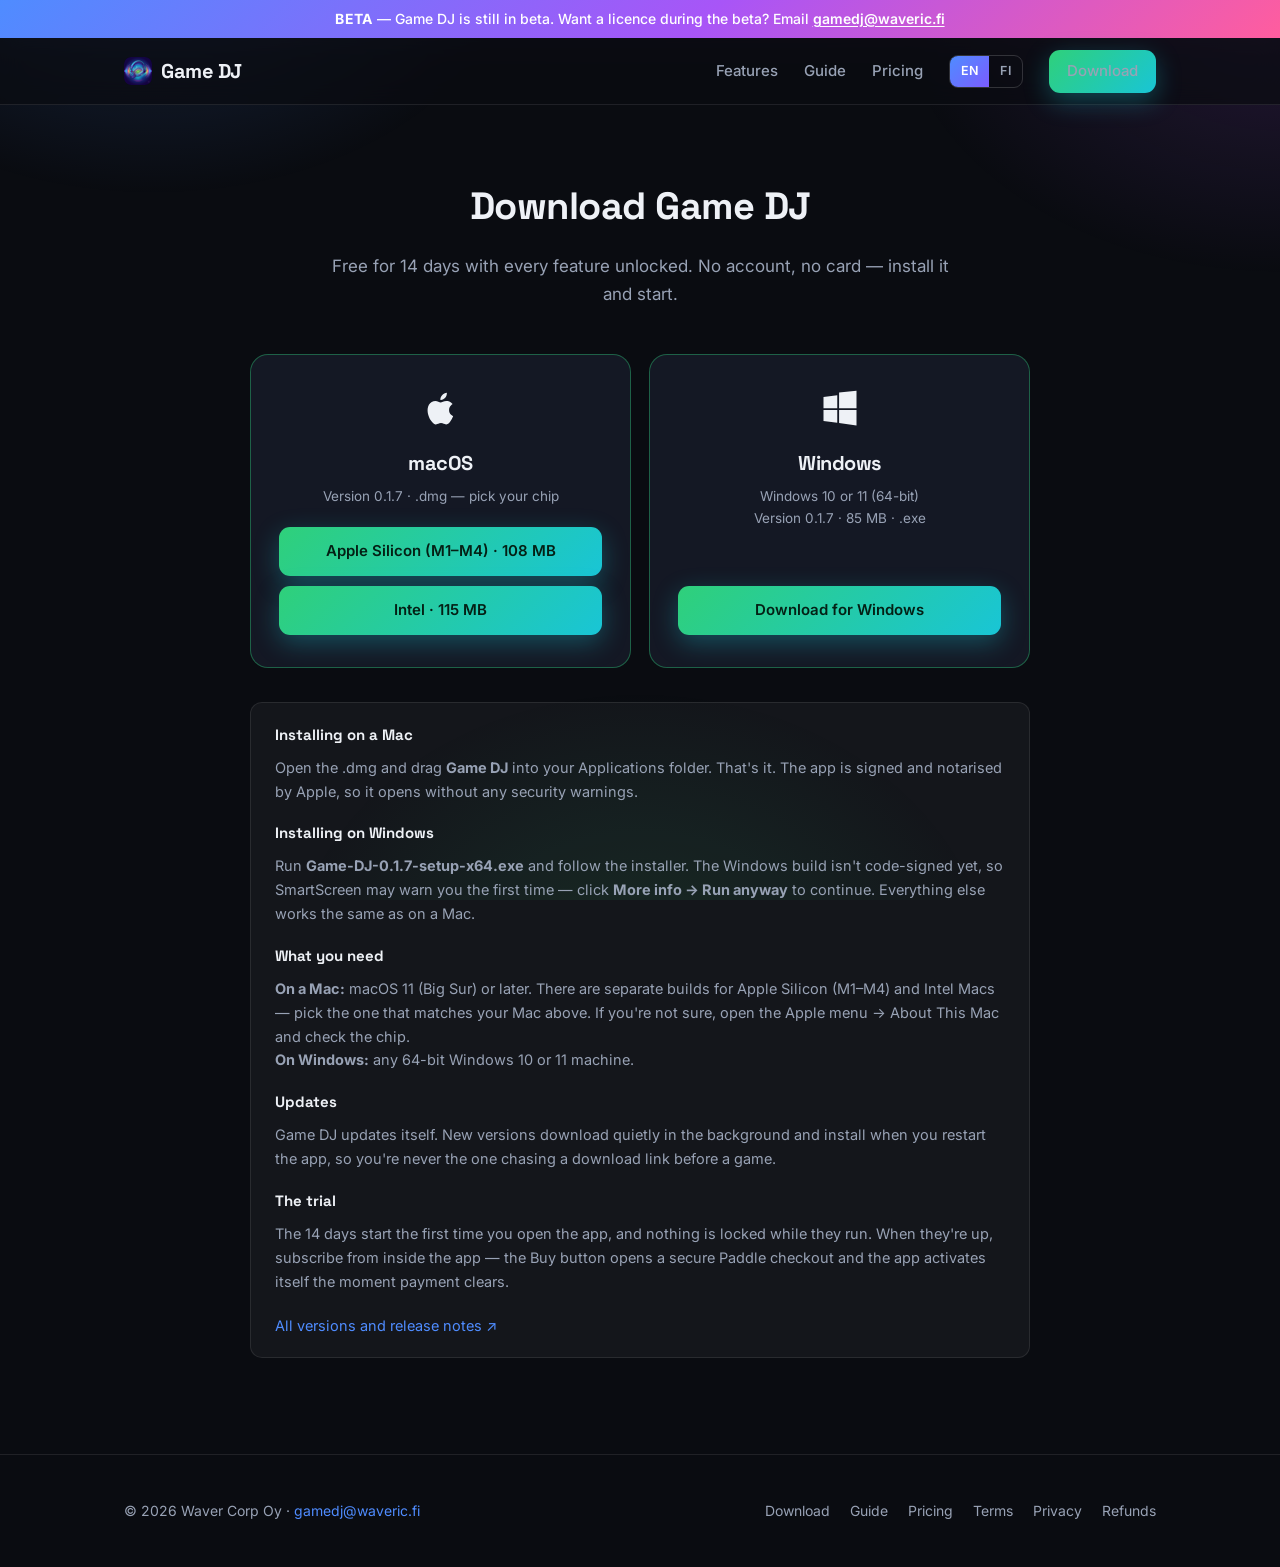
<file: fi/download.html>
<!DOCTYPE html>
<html lang="fi">
<head>
<meta charset="UTF-8">
<meta name="viewport" content="width=device-width, initial-scale=1.0">
<title>Lataa — Game DJ</title>
<meta name="description" content="Lataa Game DJ macOS:lle ja aloita ilmainen 14 päivän kokeilu. Kaikki ominaisuudet auki, korttia ei tarvita.">
<link rel="canonical" href="https://gamedj.net/fi/download.html">
<link rel="alternate" hreflang="en" href="https://gamedj.net/download.html">
<link rel="alternate" hreflang="fi" href="https://gamedj.net/fi/download.html">
<link rel="alternate" hreflang="x-default" href="https://gamedj.net/download.html">
<script src="../lang.js"></script>
<link rel="preconnect" href="https://fonts.googleapis.com">
<link rel="preconnect" href="https://fonts.gstatic.com" crossorigin>
<link href="https://fonts.googleapis.com/css2?family=Inter:wght@400;500;600&family=Space+Grotesk:wght@500;600;700&display=swap" rel="stylesheet">
<link rel="stylesheet" href="../styles.css">
<link rel="icon" type="image/png" sizes="32x32" href="/assets/favicon-32.png">
<link rel="icon" type="image/png" sizes="16x16" href="/assets/favicon-16.png">
<link rel="apple-touch-icon" href="/assets/apple-touch-icon.png">
<meta property="og:type" content="website">
<meta property="og:site_name" content="Game DJ">
<meta property="og:image" content="https://gamedj.net/assets/icon-1024.png">
<meta property="og:image:width" content="1024">
<meta property="og:image:height" content="1024">
<meta name="twitter:card" content="summary_large_image">
</head>
<body>

<header class="nav">
  <div class="wrap nav-inner">
    <a href="index.html" class="logo">
      <img class="logo-mark" src="/assets/logo.png" alt="" width="28" height="28">
      Game DJ
    </a>
    <nav class="nav-links">
      <a href="index.html#tour" class="hide-sm">Ominaisuudet</a>
      <a href="docs.html" class="hide-sm">Ohjeet</a>
      <a href="pricing.html">Hinta</a>
      <span class="lang-switch"><a data-lang="en" href="/download.html">EN</a><a data-lang="fi" href="/fi/download.html">FI</a></span>
      <a href="download.html" class="btn btn-primary" style="padding:9px 18px;">Lataa</a>
    </nav>
  </div>
</header>

<main>
  <section style="padding-top:70px;">
    <div class="wrap">
      <div class="section-head">
        <h2>Lataa Game DJ</h2>
        <p>Ilmainen 14 päivää, kaikki ominaisuudet auki. Ei tiliä, ei korttia — asenna ja aloita.</p>
      </div>

      <div class="dl-grid">
        <div class="dl-card primary">
          <div class="dl-os">
            <svg viewBox="0 0 24 24" fill="currentColor" aria-hidden="true"><path d="M16.4 12.7c0-2.2 1.8-3.3 1.9-3.4-1-1.5-2.6-1.7-3.2-1.7-1.4-.1-2.7.8-3.3.8-.7 0-1.7-.8-2.8-.8-1.5 0-2.8.8-3.6 2.1-1.5 2.6-.4 6.5 1.1 8.6.7 1 1.6 2.2 2.7 2.1 1.1 0 1.5-.7 2.8-.7s1.7.7 2.8.7c1.2 0 1.9-1 2.6-2.1.8-1.2 1.2-2.4 1.2-2.4s-2.2-.9-2.2-3.2zM14.3 5.9c.6-.7 1-1.7.9-2.7-.9 0-2 .6-2.6 1.3-.6.6-1.1 1.7-.9 2.6 1 .1 2-.5 2.6-1.2z"/></svg>
          </div>
          <h3>macOS</h3>
          <div class="dl-meta">Versio 0.1.7 · .dmg — valitse siru</div>
          <a href="https://github.com/markustaalto-bot/game-dj-releases/releases/download/v0.1.7/Game-DJ-0.1.7-arm64.dmg" class="btn btn-primary">Apple Silicon (M1–M4) · 108 Mt</a>
          <a href="https://github.com/markustaalto-bot/game-dj-releases/releases/download/v0.1.7/Game-DJ-0.1.7.dmg" class="btn btn-primary" style="margin-top:10px;">Intel · 115 Mt</a>
        </div>

        <div class="dl-card primary">
          <div class="dl-os">
            <svg viewBox="0 0 24 24" fill="currentColor" aria-hidden="true"><path d="M3 5.5l7.5-1v7.1H3V5.5zm0 13l7.5 1v-7h-7.5v6zm8.5 1.2L21 21V12.6h-9.5v7.1zM11.5 3v8.6H21V2l-9.5 1z"/></svg>
          </div>
          <h3>Windows</h3>
          <div class="dl-meta">Windows 10 tai 11 (64-bit)<br>Versio 0.1.7 · 85 Mt · .exe</div>
          <a href="https://github.com/markustaalto-bot/game-dj-releases/releases/download/v0.1.7/Game-DJ-0.1.7-setup-x64.exe" class="btn btn-primary">Lataa Windowsille</a>
        </div>
      </div>

      <div class="dl-note">
        <h4>Asennus Macille</h4>
        <p>Avaa .dmg ja raahaa <strong>Game DJ</strong> Ohjelmat-kansioon. Siinä kaikki. Sovellus on Applen allekirjoittama ja notarisoima, joten se aukeaa ilman turvavaroituksia.</p>

        <h4>Asennus Windowsille</h4>
        <p>Aja <strong>Game-DJ-0.1.7-setup-x64.exe</strong> ja seuraa asennusvelhoa. Windows-versiota ei ole vielä koodiallekirjoitettu, joten SmartScreen saattaa varoittaa ensimmäisellä kerralla — jatka klikkaamalla <strong>Lisätietoja → Suorita joka tapauksessa</strong>. Muuten kaikki toimii kuten Macilla.</p>

        <h4>Mitä tarvitset</h4>
        <p><strong>Macilla:</strong> macOS 11 (Big Sur) tai uudempi. Tarjolla on erilliset versiot Apple Silicon (M1–M4)- ja Intel-Maceille — valitse ylhäältä koneeseesi sopiva. Jos et ole varma, avaa Omenavalikko → Tietoja tästä Macista ja katso siru.<br><strong>Windowsilla:</strong> mikä tahansa 64-bittinen Windows 10 tai 11 -kone.</p>

        <h4>Päivitykset</h4>
        <p>Game DJ päivittää itsensä. Uudet versiot latautuvat hiljaa taustalla ja asentuvat kun käynnistät sovelluksen uudelleen. Sinun ei tarvitse metsästää latauslinkkiä tuntia ennen ottelua.</p>

        <h4>Kokeilujakso</h4>
        <p>14 päivää alkaa siitä kun avaat sovelluksen ensimmäisen kerran, eikä mitään ole lukossa sen aikana. Kun jakso päättyy, tilaat sovelluksen sisältä — Osta-nappi avaa turvallisen Paddle-kassan, ja sovellus aktivoi itsensä heti kun maksu menee läpi.</p>

        <p style="margin-top:20px;"><a href="https://github.com/markustaalto-bot/game-dj-releases/releases">Kaikki versiot ja julkaisutiedot ↗</a></p>
      </div>
    </div>
  </section>
</main>

<footer class="site">
  <div class="wrap footer-inner">
    <div>© 2026 Waver Corp Oy · <a href="mailto:gamedj@waveric.fi">gamedj@waveric.fi</a></div>
    <div class="footer-links">
      <a href="download.html">Lataa</a>
      <a href="docs.html">Ohjeet</a>
      <a href="pricing.html">Hinta</a>
      <a href="terms.html">Ehdot</a>
      <a href="privacy.html">Tietosuoja</a>
      <a href="refund.html">Palautukset</a>
    </div>
  </div>
</footer>

</body>
</html>
</file>
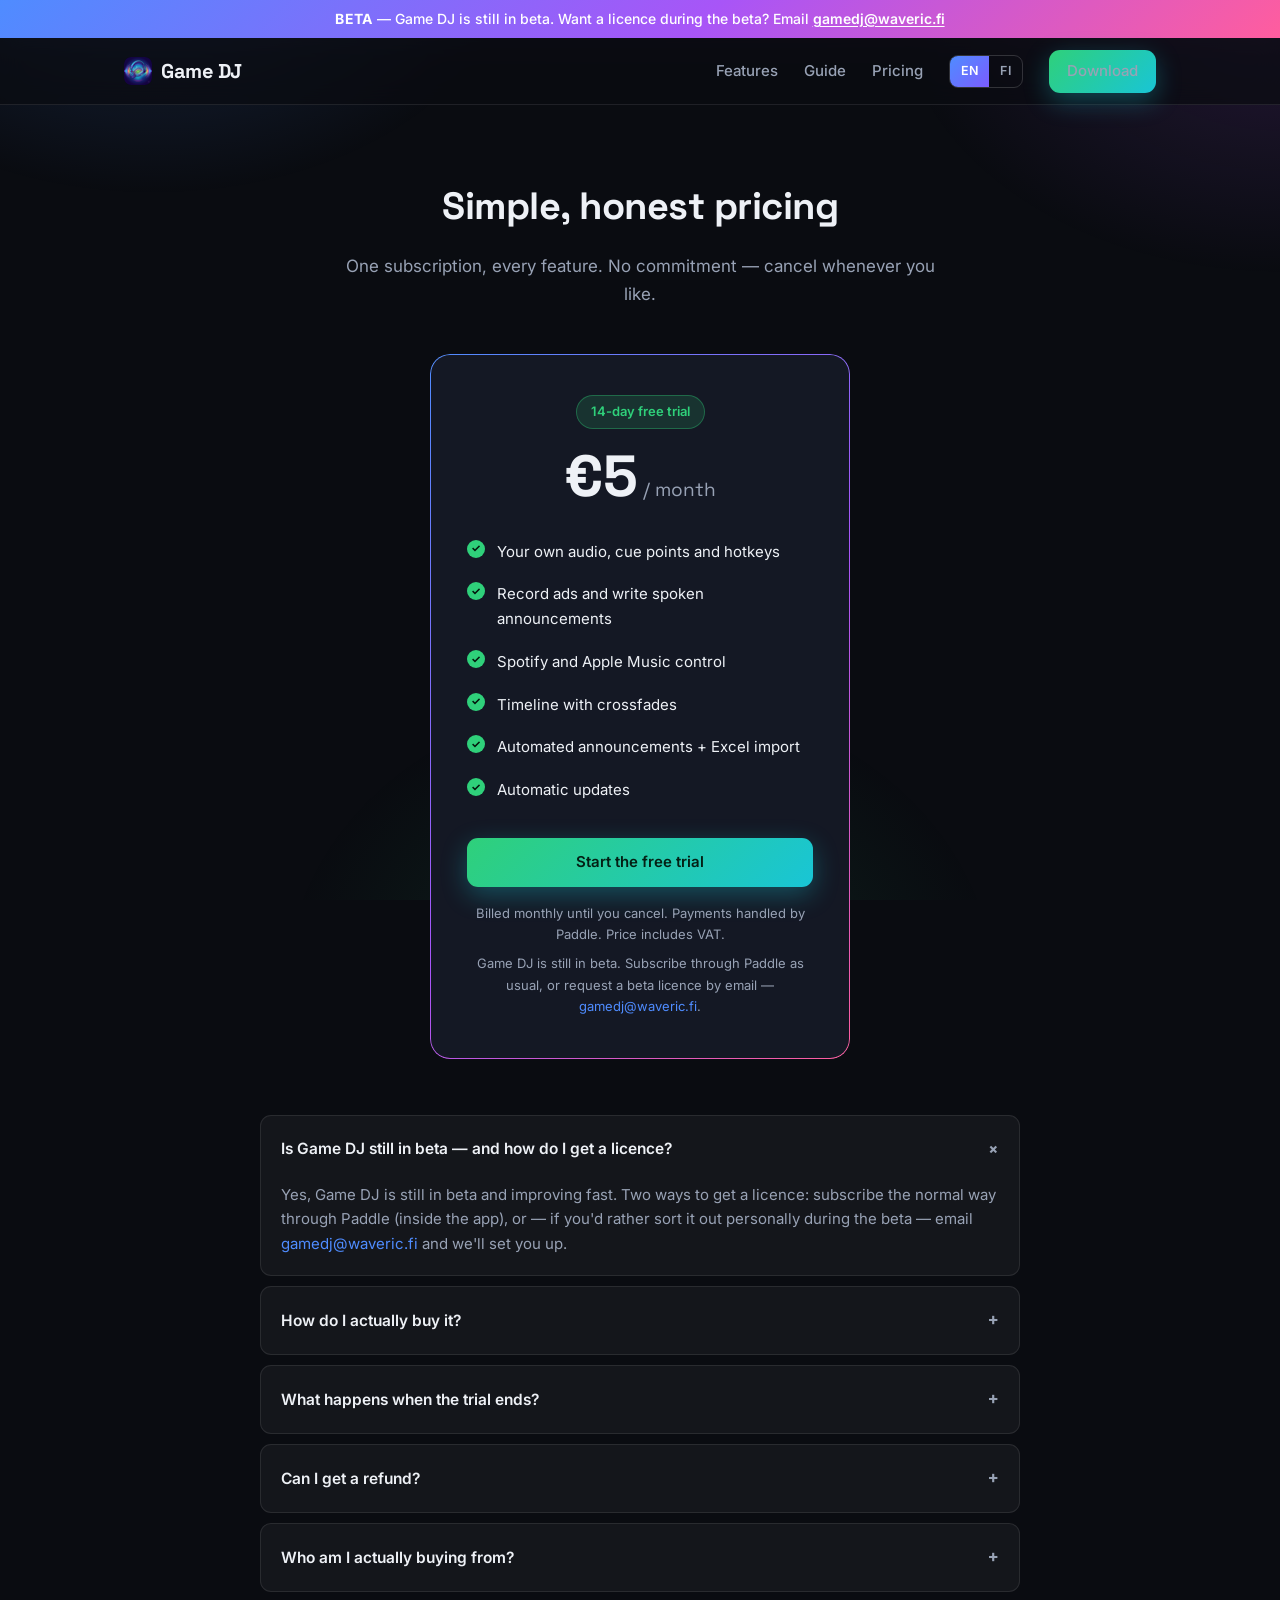
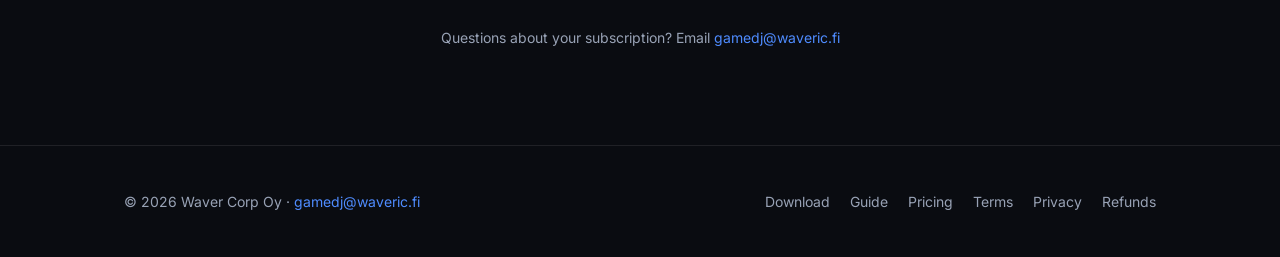
<file: fi/pricing.html>
<!DOCTYPE html>
<html lang="fi">
<head>
<meta charset="UTF-8">
<meta name="viewport" content="width=device-width, initial-scale=1.0">
<title>Hinta — Game DJ</title>
<meta name="description" content="Game DJ maksaa 5 € kuukaudessa, ALV mukaan lukien. Kaikki ominaisuudet, ilmainen 14 päivän kokeilu, peru milloin haluat.">
<link rel="canonical" href="https://gamedj.net/fi/pricing.html">
<link rel="alternate" hreflang="en" href="https://gamedj.net/pricing.html">
<link rel="alternate" hreflang="fi" href="https://gamedj.net/fi/pricing.html">
<link rel="alternate" hreflang="x-default" href="https://gamedj.net/pricing.html">
<script src="../lang.js"></script>
<link rel="preconnect" href="https://fonts.googleapis.com">
<link rel="preconnect" href="https://fonts.gstatic.com" crossorigin>
<link href="https://fonts.googleapis.com/css2?family=Inter:wght@400;500;600&family=Space+Grotesk:wght@500;600;700&display=swap" rel="stylesheet">
<link rel="stylesheet" href="../styles.css">
<link rel="icon" type="image/png" sizes="32x32" href="/assets/favicon-32.png">
<link rel="icon" type="image/png" sizes="16x16" href="/assets/favicon-16.png">
<link rel="apple-touch-icon" href="/assets/apple-touch-icon.png">
<meta property="og:type" content="website">
<meta property="og:site_name" content="Game DJ">
<meta property="og:image" content="https://gamedj.net/assets/icon-1024.png">
<meta property="og:image:width" content="1024">
<meta property="og:image:height" content="1024">
<meta name="twitter:card" content="summary_large_image">
</head>
<body>

<header class="nav">
  <div class="wrap nav-inner">
    <a href="index.html" class="logo">
      <img class="logo-mark" src="/assets/logo.png" alt="" width="28" height="28">
      Game DJ
    </a>
    <nav class="nav-links">
      <a href="index.html#tour" class="hide-sm">Ominaisuudet</a>
      <a href="docs.html" class="hide-sm">Ohjeet</a>
      <a href="pricing.html">Hinta</a>
      <span class="lang-switch"><a data-lang="en" href="/pricing.html">EN</a><a data-lang="fi" href="/fi/pricing.html">FI</a></span>
      <a href="download.html" class="btn btn-primary" style="padding:9px 18px;">Lataa</a>
    </nav>
  </div>
</header>

<main>
  <section style="padding-top:70px;">
    <div class="wrap">
      <div class="section-head">
        <h2>Selkeä ja rehellinen hinta</h2>
        <p>Yksi tilaus, kaikki ominaisuudet. Ei sitoutumista — peru koska haluat.</p>
      </div>
      <div class="price-card">
        <div class="price-badge">14 päivän ilmainen kokeilu</div>
        <div class="amount">5 €<small> / kk</small></div>
        <ul>
          <li>Omat äänet, cue-pisteet ja pikanäppäimet</li>
          <li>Nauhoita mainoksia ja kirjoita puhekuulutuksia</li>
          <li>Spotifyn ja Apple Musicin ohjaus</li>
          <li>Aikajana ristiinhäivytyksin</li>
          <li>Automaattiset kuulutukset + Excel-tuonti</li>
          <li>Automaattiset päivitykset</li>
        </ul>
        <a href="download.html" class="btn btn-primary" style="width:100%; justify-content:center;">Aloita ilmainen kokeilu</a>
        <p class="price-note">Laskutetaan kuukausittain kunnes perut. Maksut hoitaa Paddle. Hinta sisältää ALV:n.</p>
        <p class="price-note" style="margin-top:8px;">Game DJ on yhä beta-vaiheessa. Voit tilata normaalisti Paddlen kautta tai pyytää beta-lisenssin sähköpostitse — <a href="mailto:gamedj@waveric.fi?subject=Game%20DJ%20beta-lisenssi">gamedj@waveric.fi</a>.</p>
      </div>

      <div class="faq" style="margin-top:56px;">
        <details open>
          <summary>Onko Game DJ yhä betassa — ja miten saan lisenssin?</summary>
          <div class="faq-a">Kyllä, Game DJ on yhä beta-vaiheessa ja kehittyy nopeasti. Lisenssin saa kahdella tavalla: tilaa normaalisti Paddlen kautta (sovelluksen sisältä), tai — jos haluat hoitaa sen henkilökohtaisesti beta-aikana — kirjoita <a href="mailto:gamedj@waveric.fi?subject=Game%20DJ%20beta-lisenssi">gamedj@waveric.fi</a>, niin järjestämme sen.</div>
        </details>
        <details>
          <summary>Miten ostan sen käytännössä?</summary>
          <div class="faq-a">Sovelluksen sisältä. Lataa se, käytä 14 päivän kokeilu, ja kun olet vakuuttunut, paina <strong>Osta lisenssi</strong> sovelluksessa. Se avaa turvallisen Paddle-kassan, ja sovellus aktivoi itsensä heti kun maksu menee läpi — avaimia ei tarvitse kopioida.</div>
        </details>
        <details>
          <summary>Mitä tapahtuu kun kokeilu päättyy?</summary>
          <div class="faq-a">Game DJ lakkaa soittamasta kunnes tilaat. Mitään ei poisteta — kategoriasi, äänesi, cue-pisteesi ja kokoonpanosi ovat tallessa täsmälleen niin kuin jätit ne.</div>
        </details>
        <details>
          <summary>Saanko rahat takaisin?</summary>
          <div class="faq-a">Saat. Ensimmäisellä maksulla on 14 päivän rahat-takaisin-takuu, sen ilmaisen kokeilun päälle joka tuli ennen sitä. Laita viestiä, niin se hoituu — katso <a href="refund.html">palautuskäytäntö</a>.</div>
        </details>
        <details>
          <summary>Keneltä oikeastaan ostan?</summary>
          <div class="faq-a">Game DJ:n takana on suomalainen Waver Corp Oy. Maksut kulkevat Paddlen kautta, joka toimii jälleenmyyjänä (merchant of record) — se hoitaa tapahtuman ja ALV:n, ja se myös näkyy korttilaskullasi.</div>
        </details>
      </div>

      <p style="text-align:center; margin-top:34px; color:var(--muted); font-size:14px;">Kysyttävää tilauksesta? Laita viestiä: <a href="mailto:gamedj@waveric.fi">gamedj@waveric.fi</a></p>
    </div>
  </section>
</main>

<footer class="site">
  <div class="wrap footer-inner">
    <div>© 2026 Waver Corp Oy · <a href="mailto:gamedj@waveric.fi">gamedj@waveric.fi</a></div>
    <div class="footer-links">
      <a href="download.html">Lataa</a>
      <a href="docs.html">Ohjeet</a>
      <a href="pricing.html">Hinta</a>
      <a href="terms.html">Ehdot</a>
      <a href="privacy.html">Tietosuoja</a>
      <a href="refund.html">Palautukset</a>
    </div>
  </div>
</footer>

</body>
</html>
</file>
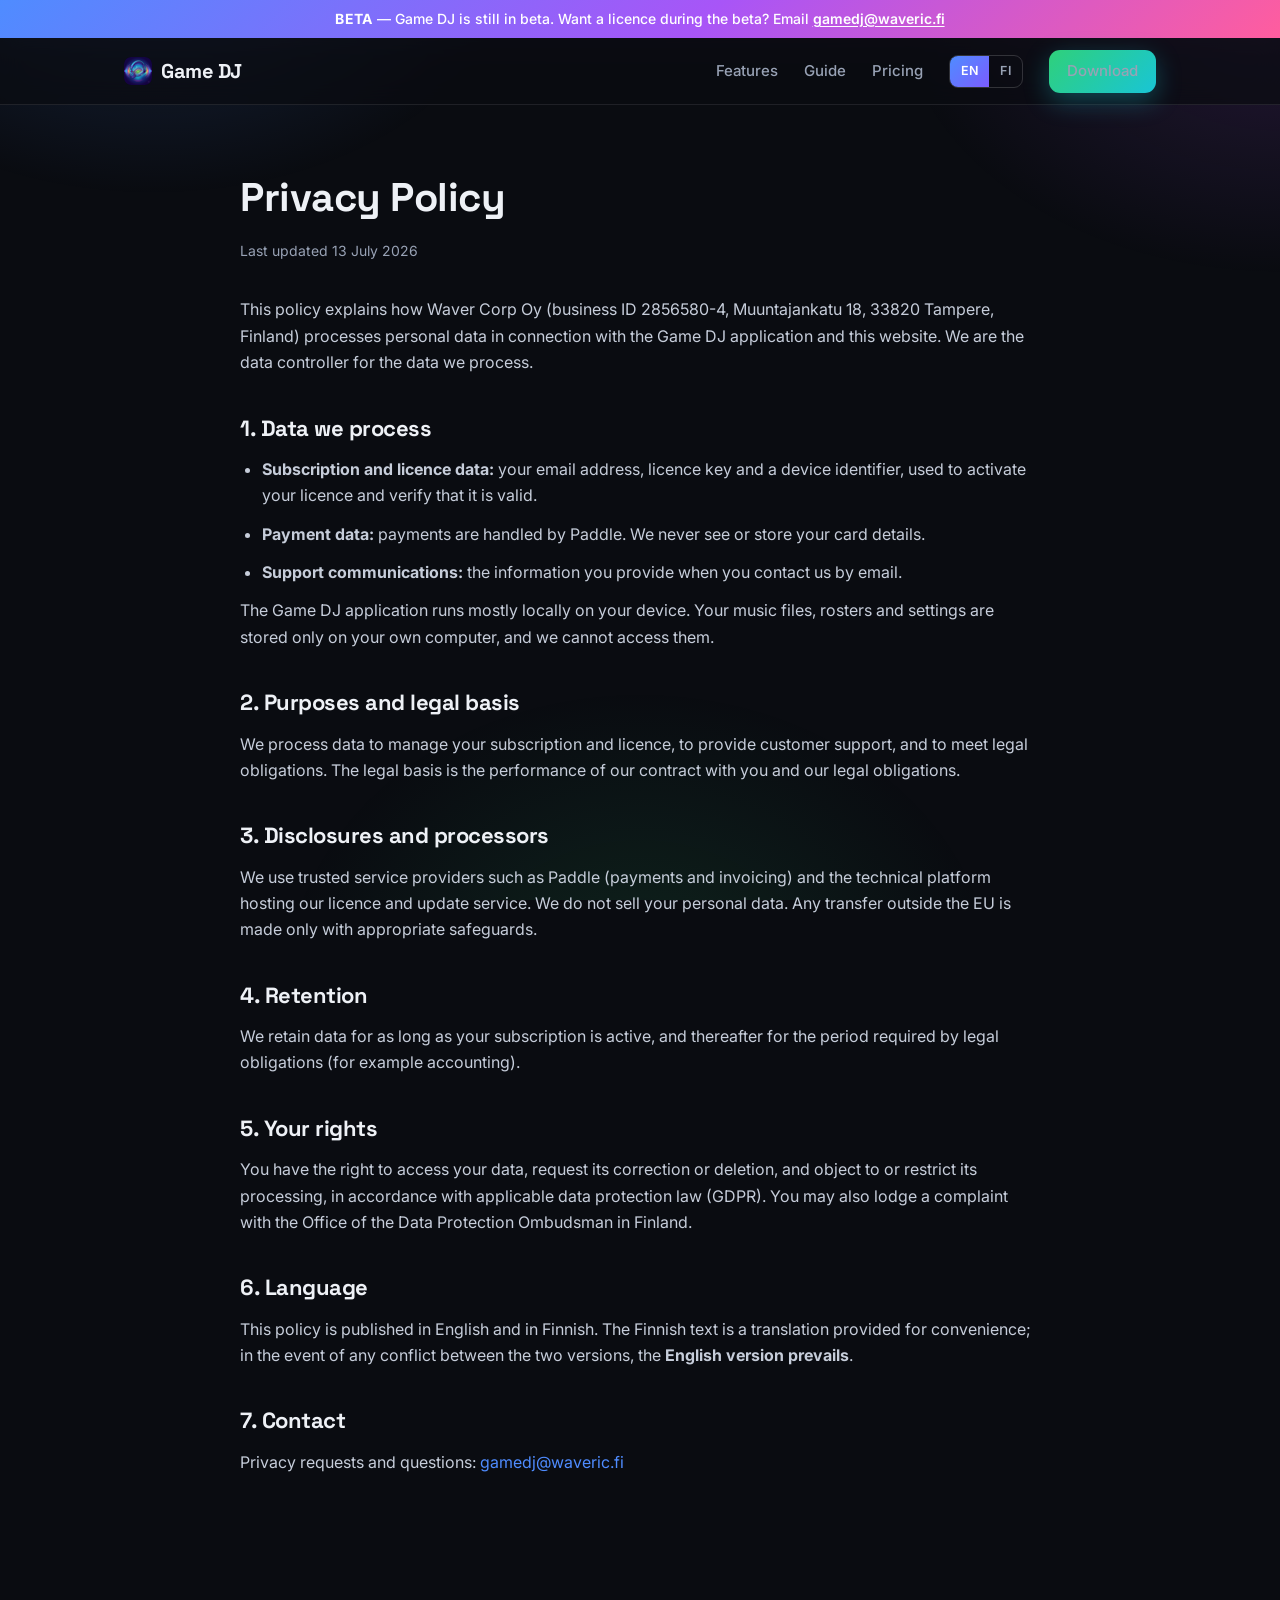
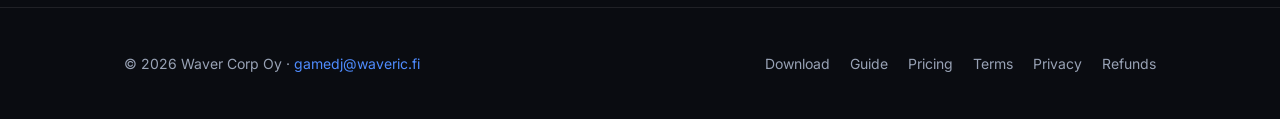
<file: fi/privacy.html>
<!DOCTYPE html>
<html lang="fi">
<head>
<meta charset="UTF-8">
<meta name="viewport" content="width=device-width, initial-scale=1.0">
<title>Tietosuojaseloste — Game DJ</title>
<link rel="canonical" href="https://gamedj.net/fi/privacy.html">
<link rel="alternate" hreflang="en" href="https://gamedj.net/privacy.html">
<link rel="alternate" hreflang="fi" href="https://gamedj.net/fi/privacy.html">
<link rel="alternate" hreflang="x-default" href="https://gamedj.net/privacy.html">
<script src="../lang.js"></script>
<link rel="preconnect" href="https://fonts.googleapis.com">
<link rel="preconnect" href="https://fonts.gstatic.com" crossorigin>
<link href="https://fonts.googleapis.com/css2?family=Inter:wght@400;500;600&family=Space+Grotesk:wght@500;600;700&display=swap" rel="stylesheet">
<link rel="stylesheet" href="../styles.css">
<link rel="icon" type="image/png" sizes="32x32" href="/assets/favicon-32.png">
<link rel="icon" type="image/png" sizes="16x16" href="/assets/favicon-16.png">
<link rel="apple-touch-icon" href="/assets/apple-touch-icon.png">
<meta property="og:type" content="website">
<meta property="og:site_name" content="Game DJ">
<meta property="og:image" content="https://gamedj.net/assets/icon-1024.png">
<meta property="og:image:width" content="1024">
<meta property="og:image:height" content="1024">
<meta name="twitter:card" content="summary_large_image">
</head>
<body>

<header class="nav">
  <div class="wrap nav-inner">
    <a href="index.html" class="logo">
      <img class="logo-mark" src="/assets/logo.png" alt="" width="28" height="28">
      Game DJ
    </a>
    <nav class="nav-links">
      <a href="index.html#tour" class="hide-sm">Ominaisuudet</a>
      <a href="docs.html" class="hide-sm">Ohjeet</a>
      <a href="pricing.html">Hinta</a>
      <span class="lang-switch"><a data-lang="en" href="/privacy.html">EN</a><a data-lang="fi" href="/fi/privacy.html">FI</a></span>
      <a href="download.html" class="btn btn-primary" style="padding:9px 18px;">Lataa</a>
    </nav>
  </div>
</header>

<main class="legal wrap">
  <h1>Tietosuojaseloste</h1>
  <p class="updated">Päivitetty 13.7.2026</p>

  <p>Tässä selosteessa kerrotaan, miten Waver Corp Oy (Y-tunnus 2856580-4, Muuntajankatu 18, 33820 Tampere) käsittelee henkilötietoja Game DJ -sovelluksen ja tämän verkkosivuston yhteydessä. Olemme käsittelemiemme tietojen rekisterinpitäjä.</p>

  <h2>1. Käsiteltävät tiedot</h2>
  <ul>
    <li><strong>Tilaus- ja lisenssitiedot:</strong> sähköpostiosoitteesi, lisenssiavain ja laitetunniste, joita käytetään lisenssin aktivointiin ja sen voimassaolon tarkistamiseen.</li>
    <li><strong>Maksutiedot:</strong> maksut hoitaa Paddle. Emme näe emmekä tallenna korttitietojasi.</li>
    <li><strong>Tukiviestintä:</strong> tiedot, jotka annat ottaessasi meihin yhteyttä sähköpostitse.</li>
  </ul>
  <p>Game DJ -sovellus toimii pääosin paikallisesti laitteellasi. Musiikkitiedostosi, kokoonpanosi ja asetuksesi tallentuvat vain omalle tietokoneellesi, emmekä pääse niihin käsiksi.</p>

  <h2>2. Käyttötarkoitukset ja oikeusperuste</h2>
  <p>Käsittelemme tietoja tilauksesi ja lisenssisi hallintaan, asiakastuen tarjoamiseen ja lakisääteisten velvoitteidemme täyttämiseen. Oikeusperusteena on kanssasi tehdyn sopimuksen täytäntöönpano sekä lakisääteiset velvoitteemme.</p>

  <h2>3. Luovutukset ja käsittelijät</h2>
  <p>Käytämme luotettuja palveluntarjoajia, kuten Paddlea (maksut ja laskutus) sekä teknistä alustaa, jolla lisenssi- ja päivityspalvelumme toimivat. Emme myy henkilötietojasi. Mahdolliset siirrot EU:n ulkopuolelle tehdään vain asianmukaisin suojatoimin.</p>

  <h2>4. Säilytysaika</h2>
  <p>Säilytämme tietoja niin kauan kuin tilauksesi on voimassa, ja sen jälkeen sen ajan, jonka lakisääteiset velvoitteet (esimerkiksi kirjanpito) edellyttävät.</p>

  <h2>5. Oikeutesi</h2>
  <p>Sinulla on oikeus saada pääsy tietoihisi, pyytää niiden oikaisemista tai poistamista sekä vastustaa tai rajoittaa niiden käsittelyä sovellettavan tietosuojalainsäädännön (GDPR) mukaisesti. Voit myös tehdä valituksen tietosuojavaltuutetun toimistolle.</p>

  <h2>6. Kieli</h2>
  <p>Tämä seloste julkaistaan englanniksi ja suomeksi. Suomenkielinen teksti on käännös, joka tarjotaan lukemisen helpottamiseksi; jos versioiden välillä on ristiriita, <strong>englanninkielinen versio on ratkaiseva</strong>.</p>

  <h2>7. Yhteystiedot</h2>
  <p>Tietosuojaan liittyvät pyynnöt ja kysymykset: <a href="mailto:gamedj@waveric.fi">gamedj@waveric.fi</a></p>
</main>

<footer class="site">
  <div class="wrap footer-inner">
    <div>© 2026 Waver Corp Oy · <a href="mailto:gamedj@waveric.fi">gamedj@waveric.fi</a></div>
    <div class="footer-links">
      <a href="download.html">Lataa</a>
      <a href="docs.html">Ohjeet</a>
      <a href="pricing.html">Hinta</a>
      <a href="terms.html">Ehdot</a>
      <a href="privacy.html">Tietosuoja</a>
      <a href="refund.html">Palautukset</a>
    </div>
  </div>
</footer>

</body>
</html>
</file>
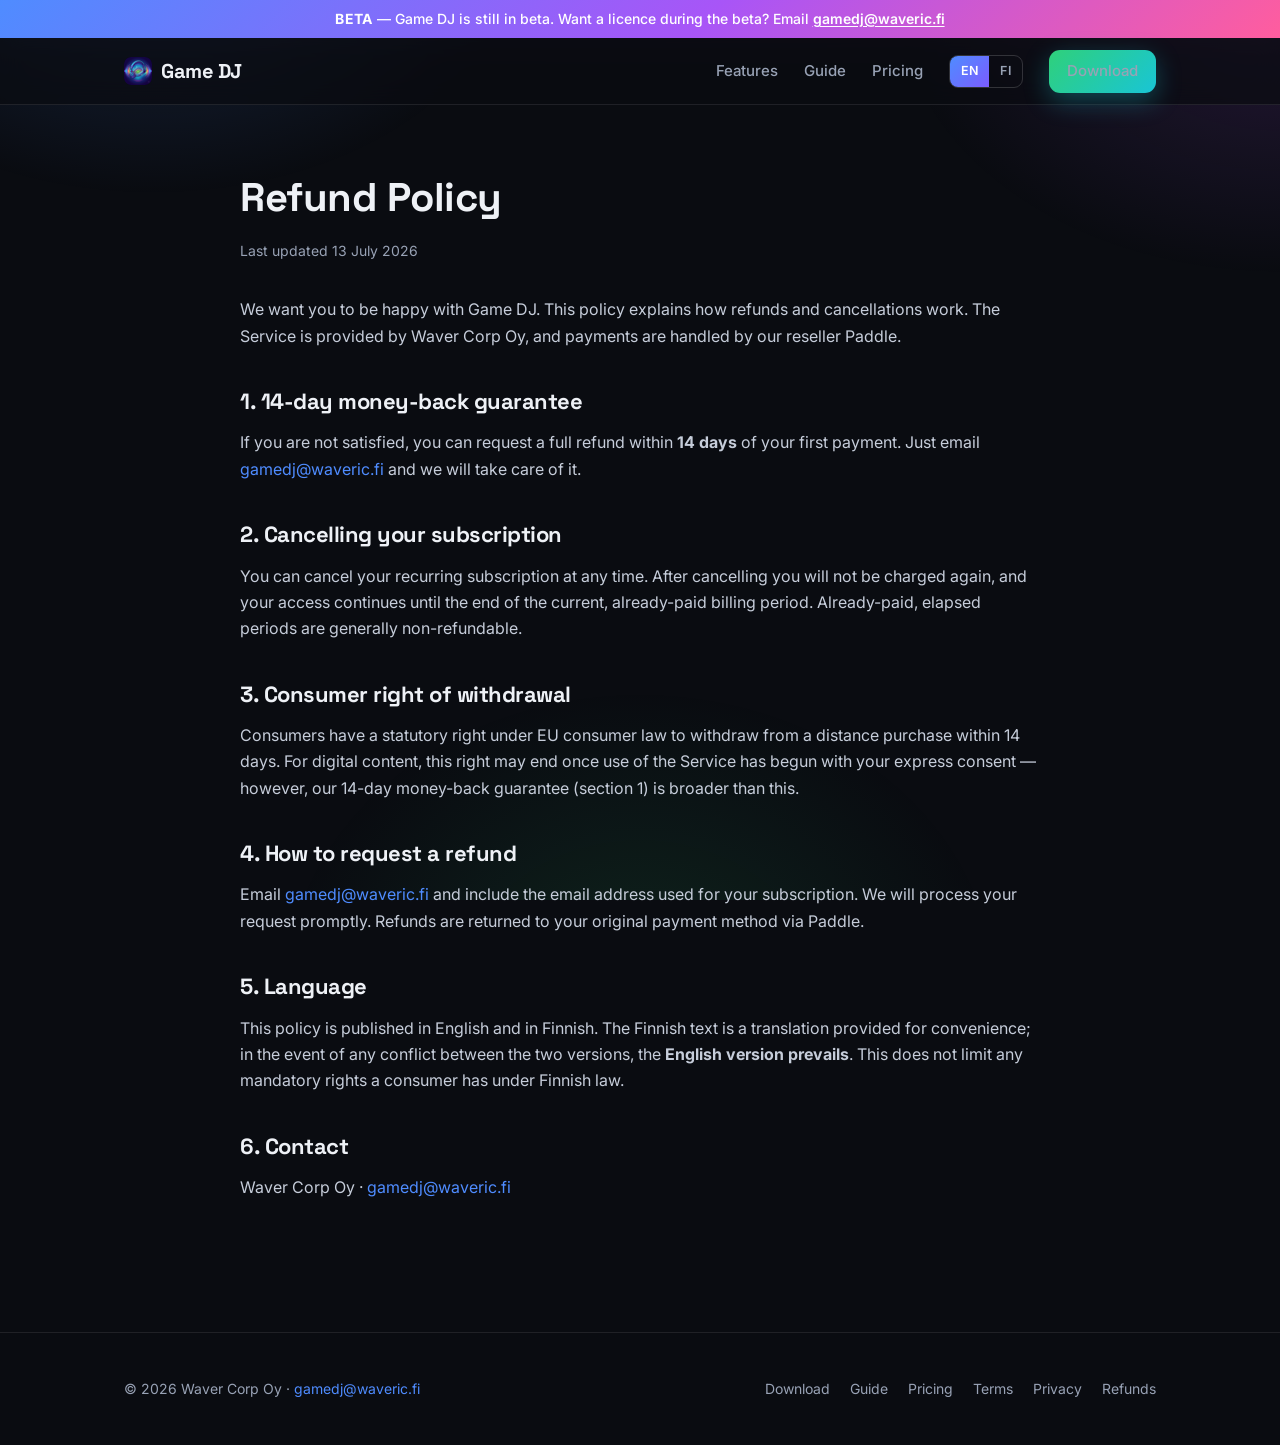
<file: fi/refund.html>
<!DOCTYPE html>
<html lang="fi">
<head>
<meta charset="UTF-8">
<meta name="viewport" content="width=device-width, initial-scale=1.0">
<title>Palautuskäytäntö — Game DJ</title>
<link rel="canonical" href="https://gamedj.net/fi/refund.html">
<link rel="alternate" hreflang="en" href="https://gamedj.net/refund.html">
<link rel="alternate" hreflang="fi" href="https://gamedj.net/fi/refund.html">
<link rel="alternate" hreflang="x-default" href="https://gamedj.net/refund.html">
<script src="../lang.js"></script>
<link rel="preconnect" href="https://fonts.googleapis.com">
<link rel="preconnect" href="https://fonts.gstatic.com" crossorigin>
<link href="https://fonts.googleapis.com/css2?family=Inter:wght@400;500;600&family=Space+Grotesk:wght@500;600;700&display=swap" rel="stylesheet">
<link rel="stylesheet" href="../styles.css">
<link rel="icon" type="image/png" sizes="32x32" href="/assets/favicon-32.png">
<link rel="icon" type="image/png" sizes="16x16" href="/assets/favicon-16.png">
<link rel="apple-touch-icon" href="/assets/apple-touch-icon.png">
<meta property="og:type" content="website">
<meta property="og:site_name" content="Game DJ">
<meta property="og:image" content="https://gamedj.net/assets/icon-1024.png">
<meta property="og:image:width" content="1024">
<meta property="og:image:height" content="1024">
<meta name="twitter:card" content="summary_large_image">
</head>
<body>

<header class="nav">
  <div class="wrap nav-inner">
    <a href="index.html" class="logo">
      <img class="logo-mark" src="/assets/logo.png" alt="" width="28" height="28">
      Game DJ
    </a>
    <nav class="nav-links">
      <a href="index.html#tour" class="hide-sm">Ominaisuudet</a>
      <a href="docs.html" class="hide-sm">Ohjeet</a>
      <a href="pricing.html">Hinta</a>
      <span class="lang-switch"><a data-lang="en" href="/refund.html">EN</a><a data-lang="fi" href="/fi/refund.html">FI</a></span>
      <a href="download.html" class="btn btn-primary" style="padding:9px 18px;">Lataa</a>
    </nav>
  </div>
</header>

<main class="legal wrap">
  <h1>Palautuskäytäntö</h1>
  <p class="updated">Päivitetty 13.7.2026</p>

  <p>Haluamme, että olet tyytyväinen Game DJ:hin. Tässä kerrotaan, miten palautukset ja perumiset toimivat. Palvelun tarjoaa Waver Corp Oy, ja maksut hoitaa jälleenmyyjämme Paddle.</p>

  <h2>1. 14 päivän rahat-takaisin-takuu</h2>
  <p>Jos et ole tyytyväinen, voit pyytää täyden palautuksen <strong>14 päivän</strong> kuluessa ensimmäisestä maksustasi. Lähetä viesti osoitteeseen <a href="mailto:gamedj@waveric.fi">gamedj@waveric.fi</a>, niin hoidamme asian.</p>

  <h2>2. Tilauksen peruminen</h2>
  <p>Voit perua toistuvan tilauksesi milloin tahansa. Perumisen jälkeen sinulta ei veloiteta uudelleen, ja käyttöoikeutesi jatkuu kuluvan, jo maksetun laskutuskauden loppuun. Jo maksettuja, kuluneita jaksoja ei pääsääntöisesti palauteta.</p>

  <h2>3. Kuluttajan peruuttamisoikeus</h2>
  <p>Kuluttajalla on EU:n kuluttajalainsäädännön mukainen lakisääteinen oikeus peruuttaa etäkauppa 14 päivän kuluessa. Digitaalisen sisällön osalta tämä oikeus voi päättyä, kun Palvelun käyttö on nimenomaisella suostumuksellasi aloitettu — 14 päivän rahat-takaisin-takuumme (kohta 1) on kuitenkin tätä laajempi.</p>

  <h2>4. Palautuksen pyytäminen</h2>
  <p>Lähetä viesti osoitteeseen <a href="mailto:gamedj@waveric.fi">gamedj@waveric.fi</a> ja mainitse tilauksessa käyttämäsi sähköpostiosoite. Käsittelemme pyyntösi viipymättä. Palautukset maksetaan alkuperäiselle maksutavalle Paddlen kautta.</p>

  <h2>5. Kieli</h2>
  <p>Tämä käytäntö julkaistaan englanniksi ja suomeksi. Suomenkielinen teksti on käännös, joka tarjotaan lukemisen helpottamiseksi; jos versioiden välillä on ristiriita, <strong>englanninkielinen versio on ratkaiseva</strong>. Tämä ei rajoita kuluttajalle Suomen lain nojalla kuuluvia pakottavia oikeuksia.</p>

  <h2>6. Yhteystiedot</h2>
  <p>Waver Corp Oy · <a href="mailto:gamedj@waveric.fi">gamedj@waveric.fi</a></p>
</main>

<footer class="site">
  <div class="wrap footer-inner">
    <div>© 2026 Waver Corp Oy · <a href="mailto:gamedj@waveric.fi">gamedj@waveric.fi</a></div>
    <div class="footer-links">
      <a href="download.html">Lataa</a>
      <a href="docs.html">Ohjeet</a>
      <a href="pricing.html">Hinta</a>
      <a href="terms.html">Ehdot</a>
      <a href="privacy.html">Tietosuoja</a>
      <a href="refund.html">Palautukset</a>
    </div>
  </div>
</footer>

</body>
</html>
</file>
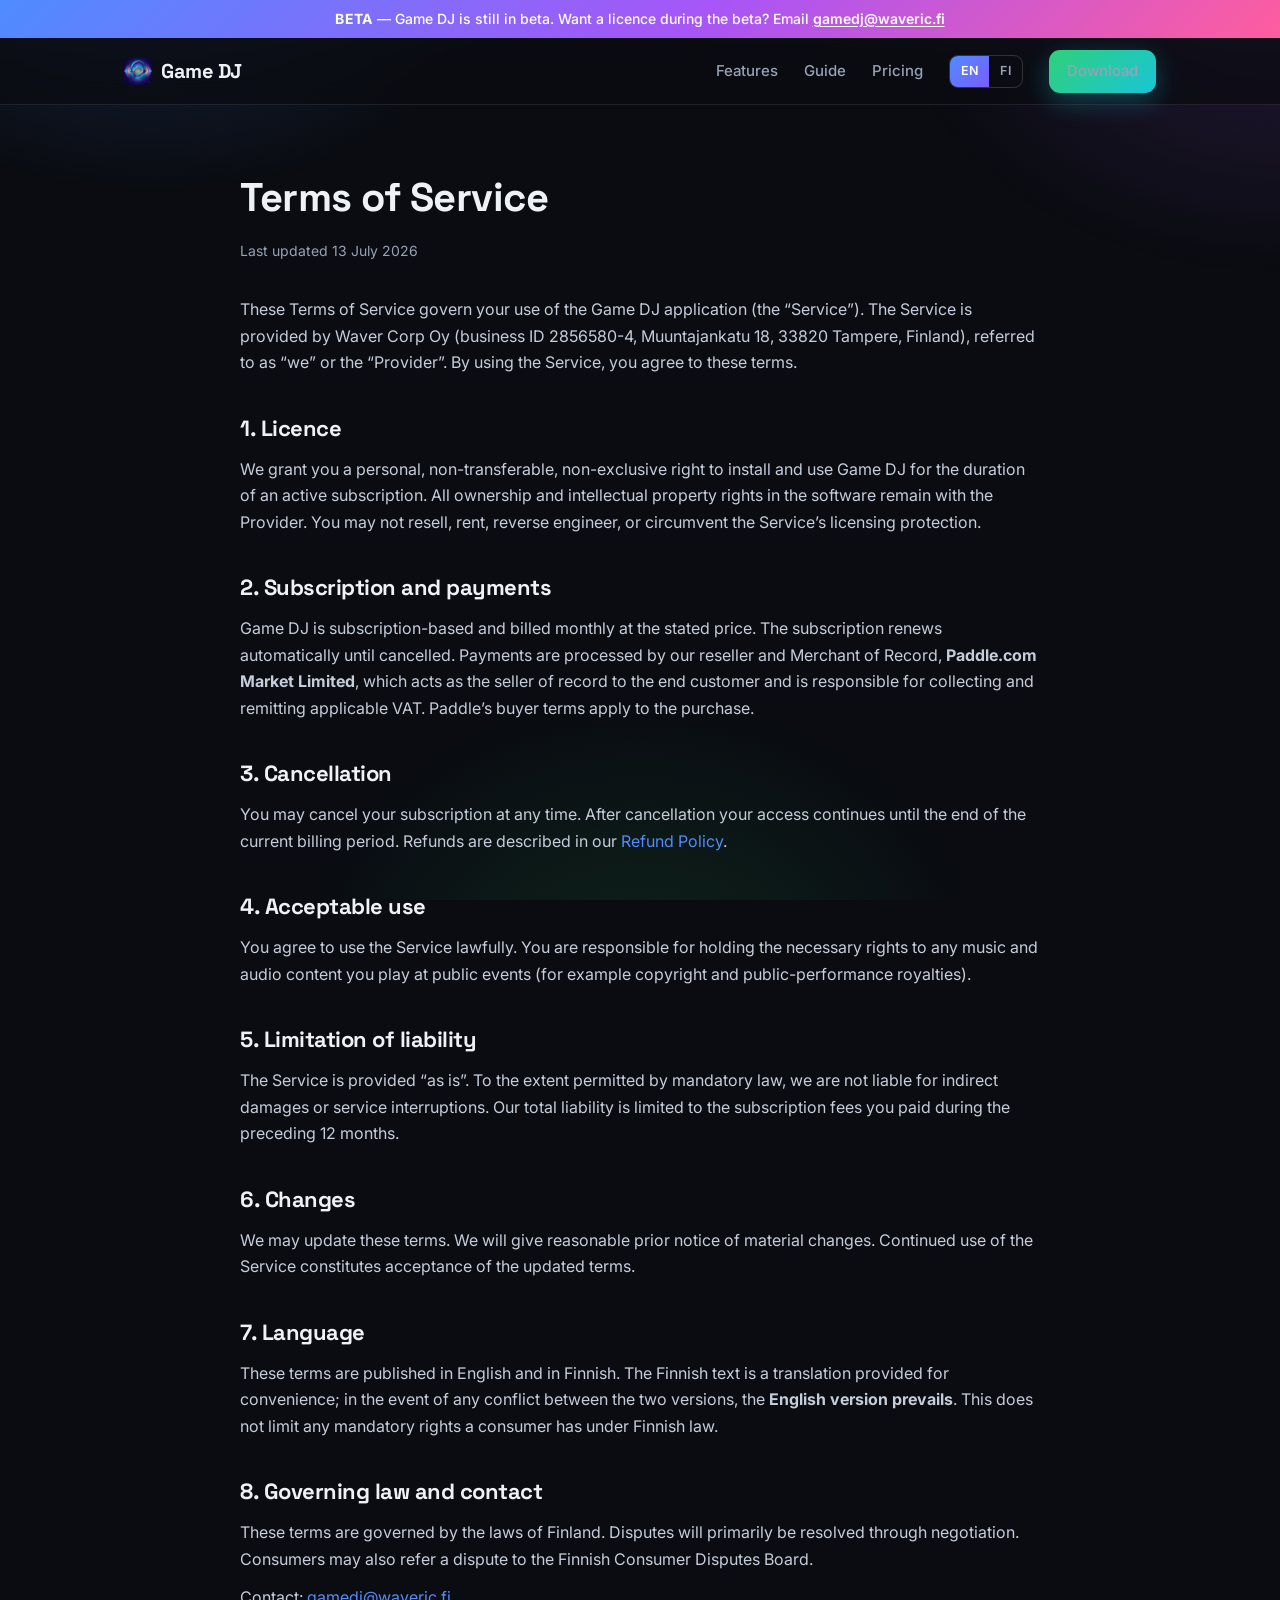
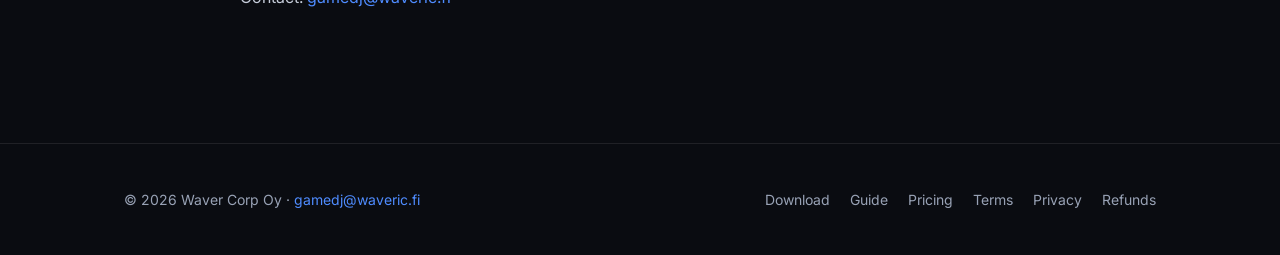
<file: fi/terms.html>
<!DOCTYPE html>
<html lang="fi">
<head>
<meta charset="UTF-8">
<meta name="viewport" content="width=device-width, initial-scale=1.0">
<title>Käyttöehdot — Game DJ</title>
<link rel="canonical" href="https://gamedj.net/fi/terms.html">
<link rel="alternate" hreflang="en" href="https://gamedj.net/terms.html">
<link rel="alternate" hreflang="fi" href="https://gamedj.net/fi/terms.html">
<link rel="alternate" hreflang="x-default" href="https://gamedj.net/terms.html">
<script src="../lang.js"></script>
<link rel="preconnect" href="https://fonts.googleapis.com">
<link rel="preconnect" href="https://fonts.gstatic.com" crossorigin>
<link href="https://fonts.googleapis.com/css2?family=Inter:wght@400;500;600&family=Space+Grotesk:wght@500;600;700&display=swap" rel="stylesheet">
<link rel="stylesheet" href="../styles.css">
<link rel="icon" type="image/png" sizes="32x32" href="/assets/favicon-32.png">
<link rel="icon" type="image/png" sizes="16x16" href="/assets/favicon-16.png">
<link rel="apple-touch-icon" href="/assets/apple-touch-icon.png">
<meta property="og:type" content="website">
<meta property="og:site_name" content="Game DJ">
<meta property="og:image" content="https://gamedj.net/assets/icon-1024.png">
<meta property="og:image:width" content="1024">
<meta property="og:image:height" content="1024">
<meta name="twitter:card" content="summary_large_image">
</head>
<body>

<header class="nav">
  <div class="wrap nav-inner">
    <a href="index.html" class="logo">
      <img class="logo-mark" src="/assets/logo.png" alt="" width="28" height="28">
      Game DJ
    </a>
    <nav class="nav-links">
      <a href="index.html#tour" class="hide-sm">Ominaisuudet</a>
      <a href="docs.html" class="hide-sm">Ohjeet</a>
      <a href="pricing.html">Hinta</a>
      <span class="lang-switch"><a data-lang="en" href="/terms.html">EN</a><a data-lang="fi" href="/fi/terms.html">FI</a></span>
      <a href="download.html" class="btn btn-primary" style="padding:9px 18px;">Lataa</a>
    </nav>
  </div>
</header>

<main class="legal wrap">
  <h1>Käyttöehdot</h1>
  <p class="updated">Päivitetty 13.7.2026</p>

  <p>Nämä käyttöehdot koskevat Game DJ -sovelluksen (”Palvelu”) käyttöä. Palvelun tarjoaa Waver Corp Oy (Y-tunnus 2856580-4, Muuntajankatu 18, 33820 Tampere), jäljempänä ”me” tai ”Palveluntarjoaja”. Käyttämällä Palvelua hyväksyt nämä ehdot.</p>

  <h2>1. Lisenssi</h2>
  <p>Myönnämme sinulle henkilökohtaisen, siirtokelvottoman ja ei-yksinomaisen oikeuden asentaa ja käyttää Game DJ:tä voimassa olevan tilauksen ajan. Kaikki omistus- ja immateriaalioikeudet ohjelmistoon säilyvät Palveluntarjoajalla. Palvelua ei saa jälleenmyydä, vuokrata tai takaisinmallintaa, eikä sen lisenssisuojausta saa kiertää.</p>

  <h2>2. Tilaus ja maksut</h2>
  <p>Game DJ on tilauspohjainen ja laskutetaan kuukausittain ilmoitetun hinnan mukaisesti. Tilaus uusiutuu automaattisesti, kunnes se perutaan. Maksut käsittelee jälleenmyyjämme ja merchant of record <strong>Paddle.com Market Limited</strong>, joka toimii loppuasiakkaan suuntaan myyjänä ja vastaa sovellettavan arvonlisäveron keräämisestä ja tilittämisestä. Ostoon sovelletaan Paddlen ostoehtoja.</p>

  <h2>3. Peruminen</h2>
  <p>Voit perua tilauksesi milloin tahansa. Perumisen jälkeen käyttöoikeutesi jatkuu kuluvan laskutuskauden loppuun. Palautuksista kerrotaan <a href="refund.html">palautuskäytännössämme</a>.</p>

  <h2>4. Hyväksyttävä käyttö</h2>
  <p>Sitoudut käyttämään Palvelua lainmukaisesti. Vastaat itse siitä, että sinulla on tarvittavat oikeudet siihen musiikkiin ja äänisisältöön, jota soitat julkisissa tapahtumissa (esimerkiksi tekijänoikeudet ja julkisen esittämisen korvaukset).</p>

  <h2>5. Vastuunrajoitus</h2>
  <p>Palvelu tarjotaan ”sellaisena kuin se on”. Pakottavan lainsäädännön sallimissa rajoissa emme vastaa välillisistä vahingoista emmekä palvelukatkoista. Kokonaisvastuumme rajoittuu niihin tilausmaksuihin, jotka olet maksanut edeltävien 12 kuukauden aikana.</p>

  <h2>6. Muutokset</h2>
  <p>Voimme päivittää näitä ehtoja. Ilmoitamme olennaisista muutoksista kohtuullisessa ajassa etukäteen. Palvelun käytön jatkaminen tarkoittaa päivitettyjen ehtojen hyväksymistä.</p>

  <h2>7. Kieli</h2>
  <p>Nämä ehdot julkaistaan englanniksi ja suomeksi. Suomenkielinen teksti on käännös, joka tarjotaan lukemisen helpottamiseksi; jos versioiden välillä on ristiriita, <strong>englanninkielinen versio on ratkaiseva</strong>. Tämä ei rajoita kuluttajalle Suomen lain nojalla kuuluvia pakottavia oikeuksia.</p>

  <h2>8. Sovellettava laki ja yhteystiedot</h2>
  <p>Näihin ehtoihin sovelletaan Suomen lakia. Riidat pyritään ratkaisemaan ensisijaisesti neuvottelemalla. Kuluttaja voi saattaa riidan myös kuluttajariitalautakunnan käsiteltäväksi.</p>
  <p>Yhteydenotot: <a href="mailto:gamedj@waveric.fi">gamedj@waveric.fi</a></p>
</main>

<footer class="site">
  <div class="wrap footer-inner">
    <div>© 2026 Waver Corp Oy · <a href="mailto:gamedj@waveric.fi">gamedj@waveric.fi</a></div>
    <div class="footer-links">
      <a href="download.html">Lataa</a>
      <a href="docs.html">Ohjeet</a>
      <a href="pricing.html">Hinta</a>
      <a href="terms.html">Ehdot</a>
      <a href="privacy.html">Tietosuoja</a>
      <a href="refund.html">Palautukset</a>
    </div>
  </div>
</footer>

</body>
</html>
</file>
<file: styles.css>
:root {
  --bg: #0a0c11;
  --bg-2: #0e1119;
  --surface: rgba(255,255,255,0.045);
  --surface-solid: #141824;
  --border: rgba(255,255,255,0.09);
  --border-strong: rgba(255,255,255,0.16);
  --text: #eef1f6;
  --muted: #98a2b5;
  --blue: #4f8cff;
  --purple: #a855f7;
  --green: #2fd07a;
  --teal: #19c5d6;
  --coral: #ff6b4a;
  --pink: #ff5d9e;
  --amber: #ffb020;
  --grad-brand: linear-gradient(135deg, #4f8cff 0%, #a855f7 55%, #ff5d9e 100%);
  --grad-cta: linear-gradient(135deg, #2fd07a 0%, #19c5d6 100%);
  --grad-blue: linear-gradient(135deg, #4f8cff, #7b5cff);
  --radius: 14px;
  --max: 1080px;
  --font-head: "Space Grotesk", -apple-system, BlinkMacSystemFont, sans-serif;
  --font-body: "Inter", -apple-system, BlinkMacSystemFont, "Segoe UI", Roboto, sans-serif;
}

* { box-sizing: border-box; margin: 0; padding: 0; }
html { scroll-behavior: smooth; }

body {
  font-family: var(--font-body);
  background: var(--bg);
  color: var(--text);
  line-height: 1.65;
  -webkit-font-smoothing: antialiased;
  overflow-x: hidden;
}

/* Ambient background glows */
body::before {
  content: ""; position: fixed; inset: 0; z-index: -1; pointer-events: none;
  background:
    radial-gradient(600px 400px at 12% -5%, rgba(79,140,255,0.18), transparent 60%),
    radial-gradient(700px 500px at 100% 0%, rgba(168,85,247,0.16), transparent 55%),
    radial-gradient(600px 500px at 50% 110%, rgba(47,208,122,0.12), transparent 60%);
}

a { color: var(--blue); text-decoration: none; }
a:hover { text-decoration: underline; }

h1, h2, h3, .logo { font-family: var(--font-head); letter-spacing: -0.5px; }

.wrap { max-width: var(--max); margin: 0 auto; padding: 0 24px; }
.gradient-text { background: var(--grad-brand); -webkit-background-clip: text; background-clip: text; -webkit-text-fill-color: transparent; }

/* Nav */
header.nav {
  position: sticky; top: 0; z-index: 20;
  background: rgba(10,12,17,0.72); backdrop-filter: blur(12px);
  border-bottom: 1px solid var(--border);
}
.nav-inner { display: flex; align-items: center; justify-content: space-between; height: 66px; }
.logo { font-weight: 700; font-size: 20px; color: var(--text); display: flex; align-items: center; gap: 9px; white-space: nowrap; }
.logo .dot {
  width: 26px; height: 26px; border-radius: 8px; background: var(--grad-brand);
  display: inline-flex; align-items: center; justify-content: center;
}
.logo .dot svg { width: 15px; height: 15px; }
.logo .logo-mark { width: 28px; height: 28px; border-radius: 7px; display: block; }
.nav-links { display: flex; gap: 26px; align-items: center; }
.nav-links a { color: var(--muted); font-size: 15px; font-weight: 500; }
.nav-links a:hover { color: var(--text); text-decoration: none; }

/* Buttons */
.btn {
  display: inline-flex; align-items: center; gap: 8px; padding: 12px 22px; border-radius: 11px;
  font-weight: 600; font-size: 15px; cursor: pointer; border: 1px solid var(--border-strong);
  color: var(--text); background: rgba(255,255,255,0.03); transition: transform .12s ease, border-color .2s;
  font-family: var(--font-body);
}
.btn:hover { text-decoration: none; border-color: var(--blue); transform: translateY(-1px); }
.btn-primary {
  background: var(--grad-cta); border: none; color: #042015;
  box-shadow: 0 8px 26px rgba(25,197,214,0.32);
}
.btn-primary:hover { transform: translateY(-2px); box-shadow: 0 12px 34px rgba(25,197,214,0.42); }
.btn-lg { padding: 15px 30px; font-size: 16px; }

/* Hero */
.hero { padding: 76px 0 48px; }
.hero-grid { display: grid; grid-template-columns: 1.05fr 0.95fr; gap: 40px; align-items: center; }
.badge-pill {
  display: inline-flex; align-items: center; gap: 8px; padding: 6px 14px; border-radius: 999px;
  background: rgba(79,140,255,0.12); border: 1px solid rgba(79,140,255,0.3);
  color: #b9d0ff; font-size: 13px; font-weight: 600; margin-bottom: 22px;
}
.badge-pill .pulse { width: 8px; height: 8px; border-radius: 50%; background: var(--green); box-shadow: 0 0 0 0 rgba(47,208,122,.6); animation: pulse 2s infinite; }
@keyframes pulse { 0%{box-shadow:0 0 0 0 rgba(47,208,122,.5)} 70%{box-shadow:0 0 0 8px rgba(47,208,122,0)} 100%{box-shadow:0 0 0 0 rgba(47,208,122,0)} }
/* 10cqi keeps the longest word (~9.2× font-size wide) inside the column with margin;
   cap 58px is the design size, floor 24px guards ultra-narrow screens. */
.hero h1 { font-size: clamp(24px, 10cqi, 58px); line-height: 1.04; margin-bottom: 20px; font-weight: 700; }
.hero p.lead { font-size: 19px; color: var(--muted); max-width: 520px; margin-bottom: 30px; }
.cta-row { display: flex; gap: 14px; flex-wrap: wrap; }
.trust-row { margin-top: 26px; display: flex; gap: 18px; flex-wrap: wrap; color: var(--muted); font-size: 13.5px; }
.trust-row span { display: inline-flex; align-items: center; gap: 7px; }
.trust-row svg { width: 15px; height: 15px; color: var(--green); }

/* Hero graphic (soundboard) */
.board-wrap { position: relative; }
.board-wrap svg { width: 100%; height: auto; filter: drop-shadow(0 30px 60px rgba(0,0,0,0.5)); }

/* Full match-day interface shot — wider than the text column, scrolls on mobile */
.app-shot {
  max-width: 1240px; margin: 0 auto; overflow-x: auto; overflow-y: hidden;
  border-radius: 16px; -webkit-overflow-scrolling: touch;
}
.app-shot svg {
  display: block; width: 100%; min-width: 900px; height: auto;
  border-radius: 16px; filter: drop-shadow(0 34px 70px rgba(0,0,0,0.55));
}
.app-shot-note { text-align: center; color: var(--muted); font-size: 13.5px; margin-top: 16px; }

/* Sections */
section { padding: 66px 0; }
.section-head { text-align: center; max-width: 620px; margin: 0 auto 46px; }
.section-head h2 { font-size: 38px; margin-bottom: 14px; font-weight: 700; }
.section-head p { color: var(--muted); font-size: 17px; }

/* Feature grid */
.features { display: grid; grid-template-columns: repeat(auto-fit, minmax(260px, 1fr)); gap: 18px; }
.feature {
  background: var(--surface); border: 1px solid var(--border); border-radius: var(--radius);
  padding: 26px; transition: transform .15s ease, border-color .2s, background .2s;
}
.feature:hover { transform: translateY(-4px); border-color: var(--border-strong); background: rgba(255,255,255,0.06); }
.feature .ico {
  width: 46px; height: 46px; border-radius: 12px; display: flex; align-items: center; justify-content: center;
  margin-bottom: 16px;
}
.feature .ico svg { width: 24px; height: 24px; color: #fff; }
.ico.blue { background: linear-gradient(135deg,#4f8cff,#7b5cff); }
.ico.green { background: linear-gradient(135deg,#2fd07a,#19c5d6); }
.ico.coral { background: linear-gradient(135deg,#ff6b4a,#ff5d9e); }
.ico.purple { background: linear-gradient(135deg,#a855f7,#7b5cff); }
.ico.amber { background: linear-gradient(135deg,#ffb020,#ff6b4a); }
.ico.teal { background: linear-gradient(135deg,#19c5d6,#4f8cff); }
.feature h3 { font-size: 18px; margin-bottom: 8px; }
.feature p { color: var(--muted); font-size: 15px; }

/* Band */
.band { background: linear-gradient(180deg, rgba(255,255,255,0.03), transparent); border-top: 1px solid var(--border); border-bottom: 1px solid var(--border); }

/* Pricing */
.price-card {
  max-width: 420px; margin: 0 auto; position: relative;
  background: var(--surface-solid); border-radius: 20px; padding: 40px 36px; text-align: center;
  border: 1px solid var(--border);
}
.price-card::before {
  content: ""; position: absolute; inset: -1px; border-radius: 20px; padding: 1px;
  background: var(--grad-brand); -webkit-mask: linear-gradient(#000 0 0) content-box, linear-gradient(#000 0 0);
  -webkit-mask-composite: xor; mask-composite: exclude; pointer-events: none;
}
.price-badge {
  display: inline-block; background: rgba(47,208,122,0.15); color: var(--green);
  border: 1px solid rgba(47,208,122,0.35); padding: 5px 14px; border-radius: 999px; font-size: 13px; font-weight: 600; margin-bottom: 18px;
}
.price-card .amount { font-size: 58px; font-weight: 700; font-family: var(--font-head); line-height: 1; }
.price-card .amount small { font-size: 19px; color: var(--muted); font-weight: 400; }
.price-card ul { list-style: none; text-align: left; margin: 26px 0; }
.price-card li { padding: 9px 0 9px 30px; position: relative; font-size: 15px; }
.price-card li::before {
  content: "✓"; position: absolute; left: 0; top: 9px; color: #04140b; font-weight: 700; font-size: 11px;
  width: 18px; height: 18px; border-radius: 50%; background: var(--green);
  display: flex; align-items: center; justify-content: center;
}
.price-note { color: var(--muted); font-size: 13px; margin-top: 16px; }

/* CTA band */
.cta-final { text-align: center; }
.cta-final h2 { font-size: 40px; margin-bottom: 14px; font-weight: 700; }
.cta-final p { color: var(--muted); font-size: 17px; margin-bottom: 28px; }

/* Legal pages */
.legal { padding: 60px 0 90px; max-width: 800px; }
.legal h1 { font-size: 40px; margin-bottom: 8px; }
.legal .updated { color: var(--muted); font-size: 14px; margin-bottom: 34px; }
.legal h2 { font-size: 22px; margin: 34px 0 10px; }
.legal p, .legal li { color: #c6cdda; margin-bottom: 12px; }
.legal ul { padding-left: 22px; margin-bottom: 12px; }
.legal .todo { background: #3a2a0e; border: 1px solid #6b5010; color: #ffd98a; padding: 2px 7px; border-radius: 5px; font-size: 13px; }

/* Footer */
footer.site { border-top: 1px solid var(--border); padding: 44px 0; margin-top: 30px; color: var(--muted); font-size: 14px; }
.footer-inner { display: flex; justify-content: space-between; gap: 20px; flex-wrap: wrap; align-items: center; }
.footer-links { display: flex; gap: 20px; flex-wrap: wrap; }
.footer-links a { color: var(--muted); }
.footer-links a:hover { color: var(--text); text-decoration: none; }

/* Equalizer bars (decorative, animated) */
.eq { display: inline-flex; align-items: flex-end; gap: 3px; height: 16px; }
.eq i { width: 3px; background: var(--green); border-radius: 2px; animation: eq 1s ease-in-out infinite; }
.eq i:nth-child(1){height:40%;animation-delay:0s} .eq i:nth-child(2){height:80%;animation-delay:.2s}
.eq i:nth-child(3){height:55%;animation-delay:.4s} .eq i:nth-child(4){height:95%;animation-delay:.15s}
.eq i:nth-child(5){height:65%;animation-delay:.35s}
@keyframes eq { 0%,100%{transform:scaleY(0.4)} 50%{transform:scaleY(1)} }

/* Language switch */
.lang-switch { display: inline-flex; border: 1px solid var(--border-strong); border-radius: 9px; overflow: hidden; }
.lang-switch a {
  padding: 5px 11px; font-size: 12.5px; font-weight: 600; color: var(--muted);
  background: transparent; letter-spacing: .3px;
}
.lang-switch a:hover { color: var(--text); text-decoration: none; background: rgba(255,255,255,0.05); }
.lang-switch a[aria-current="true"] { background: var(--grad-blue); color: #fff; }

/* Sports strip */
.sports-strip {
  display: flex; justify-content: center; gap: 10px; flex-wrap: wrap;
  padding: 26px 0 0;
}
.sport-chip {
  display: inline-flex; align-items: center; gap: 9px; padding: 9px 18px; border-radius: 999px;
  background: var(--surface); border: 1px solid var(--border); font-size: 14.5px; font-weight: 500; color: var(--text);
}
.sport-chip svg { width: 18px; height: 18px; color: var(--muted); }

/* Product shots */
.shots { display: grid; gap: 60px; }
.shot { display: grid; grid-template-columns: 1fr 1.15fr; gap: 44px; align-items: center; }
.shot:nth-child(even) .shot-text { order: 2; }
.shot-eyebrow {
  font-family: var(--font-head); font-size: 13px; font-weight: 700; letter-spacing: 1.2px;
  text-transform: uppercase; margin-bottom: 12px;
}
.shot-text h3 { font-size: 30px; margin-bottom: 14px; line-height: 1.2; }
.shot-text p { color: var(--muted); font-size: 16.5px; margin-bottom: 18px; }
.shot-text ul { list-style: none; }
.shot-text li { padding: 6px 0 6px 26px; position: relative; color: #c6cdda; font-size: 15px; }
.shot-text li::before {
  content: ""; position: absolute; left: 0; top: 15px; width: 8px; height: 8px; border-radius: 50%;
  background: var(--grad-blue);
}
.shot-img svg { width: 100%; height: auto; border-radius: 14px; filter: drop-shadow(0 24px 50px rgba(0,0,0,0.55)); }

/* Steps */
.steps { display: grid; grid-template-columns: repeat(auto-fit, minmax(240px, 1fr)); gap: 18px; counter-reset: step; }
.step {
  background: var(--surface); border: 1px solid var(--border); border-radius: var(--radius);
  padding: 26px; position: relative; counter-increment: step;
}
.step::before {
  content: counter(step); font-family: var(--font-head); font-weight: 700; font-size: 15px;
  width: 32px; height: 32px; border-radius: 9px; background: var(--grad-brand); color: #fff;
  display: flex; align-items: center; justify-content: center; margin-bottom: 15px;
}
.step h3 { font-size: 17px; margin-bottom: 7px; }
.step p { color: var(--muted); font-size: 14.5px; }

/* FAQ */
.faq { max-width: 760px; margin: 0 auto; }
.faq details {
  border: 1px solid var(--border); border-radius: 11px; background: var(--surface);
  margin-bottom: 10px; overflow: hidden;
}
.faq summary {
  cursor: pointer; padding: 17px 20px; font-weight: 600; font-size: 15.5px; list-style: none;
  display: flex; justify-content: space-between; align-items: center; gap: 14px;
}
.faq summary::-webkit-details-marker { display: none; }
.faq summary::after {
  content: "+"; font-family: var(--font-head); font-size: 20px; color: var(--muted); flex-shrink: 0;
  transition: transform .18s ease;
}
.faq details[open] summary::after { transform: rotate(45deg); }
.faq summary:hover { background: rgba(255,255,255,0.03); }
.faq .faq-a { padding: 0 20px 18px; color: var(--muted); font-size: 15px; }

/* Download */
.dl-grid { display: grid; grid-template-columns: repeat(auto-fit, minmax(290px, 1fr)); gap: 18px; max-width: 780px; margin: 0 auto; }
.dl-card {
  background: var(--surface-solid); border: 1px solid var(--border); border-radius: 18px;
  padding: 32px 28px; text-align: center; display: flex; flex-direction: column;
}
.dl-card.primary { border-color: rgba(47,208,122,0.4); }
.dl-os { width: 44px; height: 44px; margin: 0 auto 16px; color: var(--text); }
.dl-os svg { width: 100%; height: 100%; }
.dl-card h3 { font-size: 20px; margin-bottom: 5px; }
.dl-card .dl-meta { color: var(--muted); font-size: 13.5px; margin-bottom: 20px; }
.dl-card .btn { width: 100%; justify-content: center; margin-top: auto; }
.badge-soon {
  align-self: center; background: rgba(255,176,32,0.14); color: var(--amber);
  border: 1px solid rgba(255,176,32,0.35); padding: 4px 12px; border-radius: 999px;
  font-size: 12.5px; font-weight: 600; margin-bottom: 14px;
}
.dl-note {
  max-width: 780px; margin: 34px auto 0; background: var(--surface); border: 1px solid var(--border);
  border-radius: 12px; padding: 20px 24px; color: var(--muted); font-size: 14.5px;
}
.dl-note h4 { font-family: var(--font-head); color: var(--text); font-size: 15px; margin-bottom: 8px; }
.dl-note p + h4 { margin-top: 18px; }

/* Docs */
/* Keep .wrap's horizontal padding — a `padding: y 0 y` shorthand here would
   silently zero it and let text touch the screen edge. */
.docs-layout { display: grid; grid-template-columns: 218px 1fr; gap: 48px; align-items: start; padding: 46px 24px 90px; }
.docs-layout > * { min-width: 0; }
.docs-nav { position: sticky; top: 90px; max-height: calc(100vh - 120px); overflow-y: auto; }
.docs-nav strong {
  display: block; font-family: var(--font-head); font-size: 12px; text-transform: uppercase;
  letter-spacing: .8px; color: var(--muted); margin-bottom: 12px;
}
.docs-nav a {
  display: block; padding: 6px 12px; border-radius: 8px; color: var(--muted); font-size: 14px;
  border-left: 2px solid transparent;
}
.docs-nav a:hover { color: var(--text); background: rgba(255,255,255,0.04); text-decoration: none; }
.docs-nav a.active { color: var(--text); border-left-color: var(--blue); background: rgba(79,140,255,0.08); }
.docs-body h2 {
  font-size: 27px; margin: 52px 0 14px; padding-top: 10px; scroll-margin-top: 90px;
}
.docs-body > h2:first-child { margin-top: 0; }
.docs-body h3 { font-size: 18px; margin: 26px 0 8px; }
.docs-body p, .docs-body li { color: #c6cdda; font-size: 15.5px; margin-bottom: 11px; }
.docs-body ul, .docs-body ol { padding-left: 22px; margin-bottom: 14px; }
.docs-body li { margin-bottom: 6px; }
.docs-body .lede { font-size: 17px; color: var(--muted); }
.kbd {
  display: inline-block; padding: 1px 7px; border-radius: 5px; background: #20242e;
  border: 1px solid var(--border-strong); border-bottom-width: 2px; font-family: ui-monospace, Menlo, monospace;
  font-size: 12.5px; color: var(--text);
}
.note {
  border-left: 3px solid var(--blue); background: rgba(79,140,255,0.07); border-radius: 0 10px 10px 0;
  padding: 14px 18px; margin: 16px 0;
}
.note.warn { border-left-color: var(--amber); background: rgba(255,176,32,0.07); }
.note p:last-child { margin-bottom: 0; }
.note strong { color: var(--text); }

/* Headings must always show whole words — never split "urheilutapahtumiin"
   mid-word. overflow-wrap:normal forbids the break (no hyphens either). To keep
   the longest word from then overflowing, the hero h1 scales to its OWN column
   width via a container query (cqi) — so it fits whether the column is the full
   viewport (mobile) or the ~half-width hero column (desktop). min-width:0 lets
   the grid track shrink so cqi measures the real column width. */
.hero-grid > * { min-width: 0; }
.hero-grid > div:first-child { container-type: inline-size; }
.hero h1, .section-head h2, .cta-final h2, .shot-text h3 {
  overflow-wrap: normal;
}

@media (max-width: 860px) {
  .hero-grid { grid-template-columns: 1fr; }
  .board-wrap { order: -1; max-width: 460px; margin: 0 auto; }
  .nav-links a.hide-sm { display: none; }
  .section-head h2 { font-size: 30px; }
  .nav-links { gap: 14px; }
  .shot { grid-template-columns: 1fr; gap: 24px; }
  .shot:nth-child(even) .shot-text { order: 0; }
  .shot-img { order: -1; }
  .shots { gap: 46px; }
  .docs-layout { grid-template-columns: 1fr; gap: 0; }
  .docs-nav {
    position: static; max-height: none; margin-bottom: 34px; padding-bottom: 22px;
    border-bottom: 1px solid var(--border);
  }
  .docs-nav a { display: inline-block; border-left: none; }
}

@media (max-width: 480px) {
  .logo { font-size: 17px; }
  .logo .dot { width: 22px; height: 22px; }
  .logo .logo-mark { width: 24px; height: 24px; }
  .nav-links { gap: 10px; }
  .nav-links .btn { padding: 8px 12px !important; font-size: 13.5px; }
  .lang-switch a { padding: 5px 8px; font-size: 12px; }
  .hero p.lead { font-size: 17px; }
  .section-head h2, .cta-final h2 { font-size: 25px; }
  .shot-text h3 { font-size: 24px; }
  .price-card { padding: 32px 22px; }
  .price-card .amount { font-size: 46px; }
  .docs-body h1 { font-size: 30px !important; }
  .docs-body h2 { font-size: 23px; }
  .btn-lg { padding: 14px 22px; font-size: 15px; }
}

/* Beta-ilmoitusbanneri — lang.js injektoi sen jokaisen sivun ylälaitaan.
   Betan päättyessä: poista tämä lohko + banner()-kutsu lang.js:stä. */
.beta-banner {
  background: var(--grad-brand);
  color: #fff;
  text-align: center;
  font-size: 14px;
  font-weight: 500;
  line-height: 1.45;
  padding: 9px 16px;
}
.beta-banner strong { font-weight: 700; letter-spacing: .02em; }
.beta-banner a { color: #fff; font-weight: 600; text-decoration: underline; text-underline-offset: 2px; }
.beta-banner a:hover { opacity: .85; }
</file>
